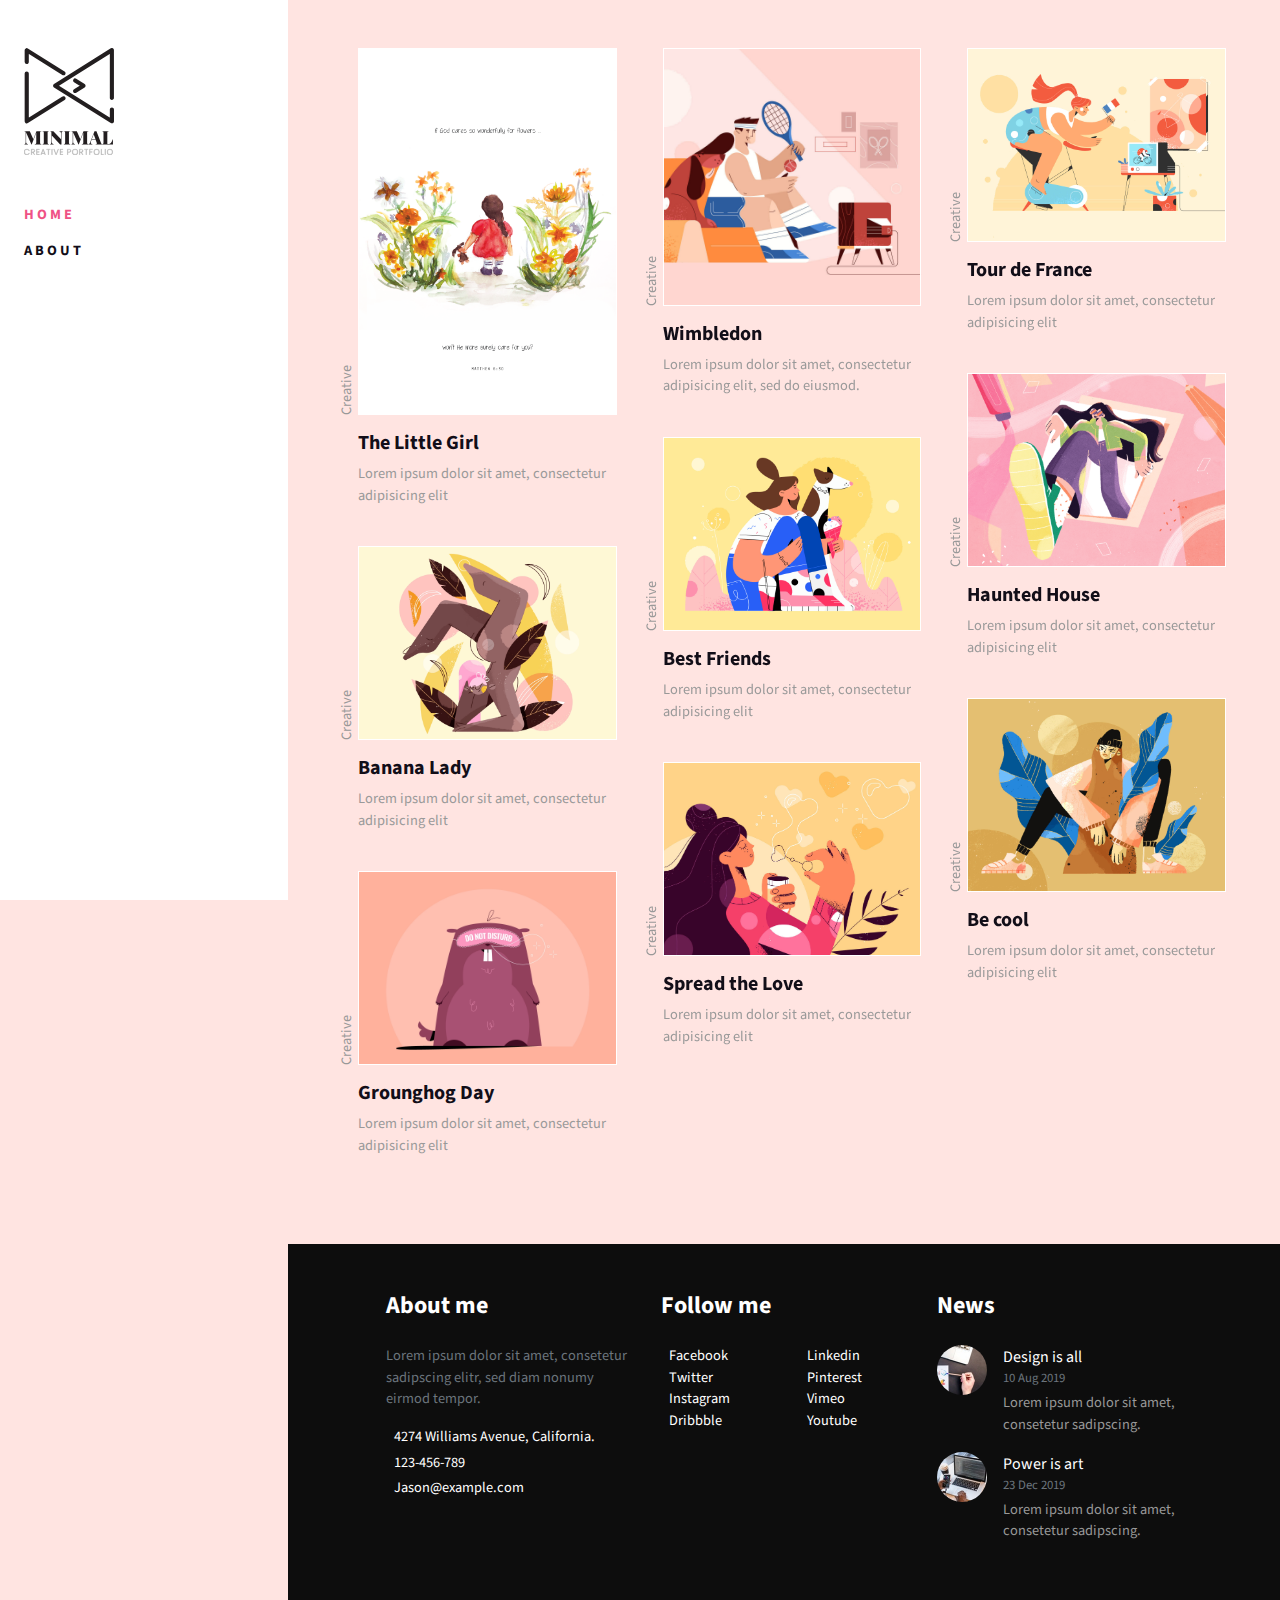
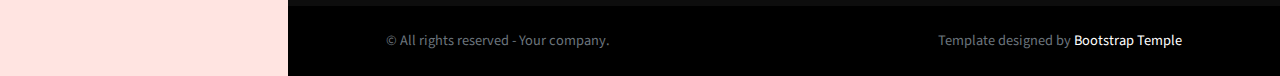
<file: index.html>
<!DOCTYPE html>
<html>
  <head>
    <meta charset="utf-8">
    <meta http-equiv="X-UA-Compatible" content="IE=edge">
    <title>Minimal | Bootstrap portfolio template</title>
    <meta name="description" content="">
    <meta name="viewport" content="width=device-width, initial-scale=1">
    <meta name="robots" content="all,follow">
    <!-- Bootstrap CSS-->
    <link rel="stylesheet" href="vendor/bootstrap/css/bootstrap.min.css">
    <!-- Lightbox CSS-->
    <link rel="stylesheet" href="vendor/lightbox2/css/lightbox.min.css">
    <!-- Google fonts-->
    <link rel="stylesheet" href="https://fonts.googleapis.com/css?family=Source+Sans+Pro:400,700&amp;display=swap">
    <!-- theme stylesheet-->
    <link rel="stylesheet" href="css/style.default.css" id="theme-stylesheet">
    <!-- Custom stylesheet - for your changes-->
    <link rel="stylesheet" href="css/custom.css">
    <!-- Favicon-->
    <link rel="shortcut icon" href="img/favicon.png">
    <!-- Tweaks for older IEs--><!--[if lt IE 9]>
        <script src="https://oss.maxcdn.com/html5shiv/3.7.3/html5shiv.min.js"></script>
        <script src="https://oss.maxcdn.com/respond/1.4.2/respond.min.js"></script><![endif]-->
  </head>
  <body>
    <div class="sidebar">
      <div class="sidebar-inner d-flex flex-column">
        <div class="px-4 py-5"><a href="index.html"><img src="img/logo.svg" alt="" width="90"></a></div>
        <div class="sidebar-menu-holder flex-grow-1">
          <ul class="sidebar-menu list-unstyled">
            <li class="mb-2 pb-1">
              <!-- Link--><a class="sidebar-link h6 text-uppercase letter-spacing-2 font-weight-bold text-small active" href="index.html">Home</a>
            </li>
            <li class="mb-2 pb-1">
              <!-- Link--><a class="sidebar-link h6 text-uppercase letter-spacing-2 font-weight-bold text-small" href="about.html">About</a>
            </li>
          </ul>
        </div>
        <div class="px-4 py-3">
          <ul class="list-inline list-social mb-3">
            <li class="list-inline-item"><a class="reset-anchor" href="#"><i class="fab fa-facebook-f"></i></a></li>
            <li class="list-inline-item"><a class="reset-anchor" href="#"><i class="fab fa-twitter"></i></a></li>
            <li class="list-inline-item"><a class="reset-anchor" href="#"><i class="fab fa-instagram"></i></a></li>
            <li class="list-inline-item"><a class="reset-anchor" href="#"><i class="fab fa-linkedin"></i></a></li>
            <li class="list-inline-item"><a class="reset-anchor" href="#"><i class="fab fa-dribbble"></i></a></li>
            <li class="list-inline-item"><a class="reset-anchor" href="#"><i class="fas fa-envelope"></i></a></li>
          </ul>
        </div>
      </div>
    </div>
    <div class="page-holder">
      <div class="px-4 d-block d-lg-none">
        <!-- navbar-->
        <header class="header">
          <nav class="navbar navbar-expand-lg navbar-light px-0">
            <button class="navbar-toggler navbar-toggler-right text-sm text-uppercase" type="button" data-toggle="collapse" data-target="#navbarSupportedContent" aria-expanded="false" aria-label="Toggle navigation">
              <svg class="svg-icon svg-icon-heavy svg-icon-sm text-dark">
                <use xlink:href="#menu-hamburger-1"> </use>
              </svg>
            </button><a class="navbar-brand" href="index.html"><img src="img/logo.svg" alt="" width="50"></a>
          </nav>
        </header>
      </div>
      <div class="px-4 py-5">
        <div class="container-fluid">
          <div class="masonry-wrapper">
            <div class="col-lg-4 col-md-6 grid-item mb-4">
              <div class="listing-item">
                <div class="position-relative">
                  <ul class="list-inline listing-tags m-0">
                    <li class="list-inline-item"><a class="reset-anchor font-weight-normal text-gray text-small" href="detail.html">Creative</a></li>
                  </ul><a class="reset-anchor d-block listing-img-holder" href="detail.html"><img class="img-fluid" src="img/the-little-girl-series/designs-01.png" alt="">
                    <p class="mb-0 text-primary small d-flex align-items-center listing-btn"> <span>Look inside</span>
                      <svg class="svg-icon text-primary svg-icon-sm ml-2">
                        <use xlink:href="#arrow-right-1"> </use>
                      </svg>
                    </p></a>
                </div>
                <div class="py-3"><a class="reset-anchor" href="detail.html">
                    <h2 class="h5 listing-item-heading">The Little Girl</h2></a>
                  <p class="text-small mb-0 listing-item-description">Lorem ipsum dolor sit amet, consectetur adipisicing elit</p>
                </div>
              </div>
            </div>
            <div class="col-lg-4 col-md-6 grid-item mb-4">
              <div class="listing-item">
                <div class="position-relative">
                  <ul class="list-inline listing-tags m-0">
                    <li class="list-inline-item"><a class="reset-anchor font-weight-normal text-gray text-small" href="detail.html">Creative</a></li>
                  </ul><a class="reset-anchor d-block listing-img-holder" href="detail.html"><img class="img-fluid" src="img/portfolio-2.jpg" alt="">
                    <p class="mb-0 text-primary small d-flex align-items-center listing-btn"> <span>Look inside</span>
                      <svg class="svg-icon text-primary svg-icon-sm ml-2">
                        <use xlink:href="#arrow-right-1"> </use>
                      </svg>
                    </p></a>
                </div>
                <div class="py-3"><a class="reset-anchor" href="detail.html">
                    <h2 class="h5 listing-item-heading">Wimbledon</h2></a>
                  <p class="text-small mb-0 listing-item-description">Lorem ipsum dolor sit amet, consectetur adipisicing elit, sed do eiusmod.</p>
                </div>
              </div>
            </div>
            <div class="col-lg-4 col-md-6 grid-item mb-4">
              <div class="listing-item">
                <div class="position-relative">
                  <ul class="list-inline listing-tags m-0">
                    <li class="list-inline-item"><a class="reset-anchor font-weight-normal text-gray text-small" href="detail.html">Creative</a></li>
                  </ul><a class="reset-anchor d-block listing-img-holder" href="detail.html"><img class="img-fluid" src="img/portfolio-3.jpg" alt="">
                    <p class="mb-0 text-primary small d-flex align-items-center listing-btn"> <span>Look inside</span>
                      <svg class="svg-icon text-primary svg-icon-sm ml-2">
                        <use xlink:href="#arrow-right-1"> </use>
                      </svg>
                    </p></a>
                </div>
                <div class="py-3"><a class="reset-anchor" href="detail.html">
                    <h2 class="h5 listing-item-heading">Tour de France</h2></a>
                  <p class="text-small mb-0 listing-item-description">Lorem ipsum dolor sit amet, consectetur adipisicing elit</p>
                </div>
              </div>
            </div>
            <div class="col-lg-4 col-md-6 grid-item mb-4">
              <div class="listing-item">
                <div class="position-relative">
                  <ul class="list-inline listing-tags m-0">
                    <li class="list-inline-item"><a class="reset-anchor font-weight-normal text-gray text-small" href="detail.html">Creative</a></li>
                  </ul><a class="reset-anchor d-block listing-img-holder" href="detail.html"><img class="img-fluid" src="img/portfolio-4.jpg" alt="">
                    <p class="mb-0 text-primary small d-flex align-items-center listing-btn"> <span>Look inside</span>
                      <svg class="svg-icon text-primary svg-icon-sm ml-2">
                        <use xlink:href="#arrow-right-1"> </use>
                      </svg>
                    </p></a>
                </div>
                <div class="py-3"><a class="reset-anchor" href="detail.html">
                    <h2 class="h5 listing-item-heading">Haunted House</h2></a>
                  <p class="text-small mb-0 listing-item-description">Lorem ipsum dolor sit amet, consectetur adipisicing elit</p>
                </div>
              </div>
            </div>
            <div class="col-lg-4 col-md-6 grid-item mb-4">
              <div class="listing-item">
                <div class="position-relative">
                  <ul class="list-inline listing-tags m-0">
                    <li class="list-inline-item"><a class="reset-anchor font-weight-normal text-gray text-small" href="detail.html">Creative</a></li>
                  </ul><a class="reset-anchor d-block listing-img-holder" href="detail.html"><img class="img-fluid" src="img/portfolio-5.jpg" alt="">
                    <p class="mb-0 text-primary small d-flex align-items-center listing-btn"> <span>Look inside</span>
                      <svg class="svg-icon text-primary svg-icon-sm ml-2">
                        <use xlink:href="#arrow-right-1"> </use>
                      </svg>
                    </p></a>
                </div>
                <div class="py-3"><a class="reset-anchor" href="detail.html">
                    <h2 class="h5 listing-item-heading">Best Friends</h2></a>
                  <p class="text-small mb-0 listing-item-description">Lorem ipsum dolor sit amet, consectetur adipisicing elit</p>
                </div>
              </div>
            </div>
            <div class="col-lg-4 col-md-6 grid-item mb-4">
              <div class="listing-item">
                <div class="position-relative">
                  <ul class="list-inline listing-tags m-0">
                    <li class="list-inline-item"><a class="reset-anchor font-weight-normal text-gray text-small" href="detail.html">Creative</a></li>
                  </ul><a class="reset-anchor d-block listing-img-holder" href="detail.html"><img class="img-fluid" src="img/portfolio-6.jpg" alt="">
                    <p class="mb-0 text-primary small d-flex align-items-center listing-btn"> <span>Look inside</span>
                      <svg class="svg-icon text-primary svg-icon-sm ml-2">
                        <use xlink:href="#arrow-right-1"> </use>
                      </svg>
                    </p></a>
                </div>
                <div class="py-3"><a class="reset-anchor" href="detail.html">
                    <h2 class="h5 listing-item-heading">Banana Lady</h2></a>
                  <p class="text-small mb-0 listing-item-description">Lorem ipsum dolor sit amet, consectetur adipisicing elit</p>
                </div>
              </div>
            </div>
            <div class="col-lg-4 col-md-6 grid-item mb-4">
              <div class="listing-item">
                <div class="position-relative">
                  <ul class="list-inline listing-tags m-0">
                    <li class="list-inline-item"><a class="reset-anchor font-weight-normal text-gray text-small" href="detail.html">Creative</a></li>
                  </ul><a class="reset-anchor d-block listing-img-holder" href="detail.html"><img class="img-fluid" src="img/portfolio-7.jpg" alt="">
                    <p class="mb-0 text-primary small d-flex align-items-center listing-btn"> <span>Look inside</span>
                      <svg class="svg-icon text-primary svg-icon-sm ml-2">
                        <use xlink:href="#arrow-right-1"> </use>
                      </svg>
                    </p></a>
                </div>
                <div class="py-3"><a class="reset-anchor" href="detail.html">
                    <h2 class="h5 listing-item-heading">Be cool</h2></a>
                  <p class="text-small mb-0 listing-item-description">Lorem ipsum dolor sit amet, consectetur adipisicing elit</p>
                </div>
              </div>
            </div>
            <div class="col-lg-4 col-md-6 grid-item mb-4">
              <div class="listing-item">
                <div class="position-relative">
                  <ul class="list-inline listing-tags m-0">
                    <li class="list-inline-item"><a class="reset-anchor font-weight-normal text-gray text-small" href="detail.html">Creative</a></li>
                  </ul><a class="reset-anchor d-block listing-img-holder" href="detail.html"><img class="img-fluid" src="img/portfolio-8.jpg" alt="">
                    <p class="mb-0 text-primary small d-flex align-items-center listing-btn"> <span>Look inside</span>
                      <svg class="svg-icon text-primary svg-icon-sm ml-2">
                        <use xlink:href="#arrow-right-1"> </use>
                      </svg>
                    </p></a>
                </div>
                <div class="py-3"><a class="reset-anchor" href="detail.html">
                    <h2 class="h5 listing-item-heading">Spread the Love</h2></a>
                  <p class="text-small mb-0 listing-item-description">Lorem ipsum dolor sit amet, consectetur adipisicing elit</p>
                </div>
              </div>
            </div>
            <div class="col-lg-4 col-md-6 grid-item mb-4">
              <div class="listing-item">
                <div class="position-relative">
                  <ul class="list-inline listing-tags m-0">
                    <li class="list-inline-item"><a class="reset-anchor font-weight-normal text-gray text-small" href="detail.html">Creative</a></li>
                  </ul><a class="reset-anchor d-block listing-img-holder" href="detail.html"><img class="img-fluid" src="img/portfolio-9.jpg" alt="">
                    <p class="mb-0 text-primary small d-flex align-items-center listing-btn"> <span>Look inside</span>
                      <svg class="svg-icon text-primary svg-icon-sm ml-2">
                        <use xlink:href="#arrow-right-1"> </use>
                      </svg>
                    </p></a>
                </div>
                <div class="py-3"><a class="reset-anchor" href="detail.html">
                    <h2 class="h5 listing-item-heading">Grounghog Day</h2></a>
                  <p class="text-small mb-0 listing-item-description">Lorem ipsum dolor sit amet, consectetur adipisicing elit</p>
                </div>
              </div>
            </div>
          </div>
        </div>
      </div>
      <footer class="text-muted" style="background: #0d0d0d">
        <div class="container-fluid py-5">
          <div class="row">
            <div class="col-lg-10 mx-auto">
              <div class="row">
                <div class="col-lg-4 mb-4 mb-lg-0">
                  <h2 class="h4 text-white mb-4">About me</h2>
                  <p class="text-small">Lorem ipsum dolor sit amet, consetetur sadipscing elitr, sed diam nonumy eirmod tempor.</p>
                  <ul class="list-unstyled text-small mb-0 text-white">
                    <li class="mb-1"><a class="reset-anchor" href="#"> <i class="fas fa-globe-americas text-muted mr-2 fa-fw"></i>4274  Williams Avenue, California.</a></li>
                    <li class="mb-1"><a class="reset-anchor" href="#"> <i class="fas fa-mobile text-muted mr-2 fa-fw"></i>123-456-789</a></li>
                    <li class="mb-1"><a class="reset-anchor" href="#"> <i class="fas fa-envelope text-muted mr-2 fa-fw"></i>Jason@example.com</a></li>
                  </ul>
                </div>
                <div class="col-lg-4 mb-4 mb-lg-0">               
                  <h2 class="h4 text-white mb-4">Follow me</h2>
                  <ul class="list-inline">
                    <div class="row text-white text-small">
                      <div class="col-6">
                        <ul class="list-unstyled">
                          <li><a class="reset-anchor" href="#"><i class="fab fa-facebook-f mr-2 mb-2 fa-fw"></i>Facebook</a></li>
                          <li><a class="reset-anchor" href="#"><i class="fab fa-twitter mr-2 mb-2 fa-fw"></i>Twitter</a></li>
                          <li><a class="reset-anchor" href="#"><i class="fab fa-instagram mr-2 mb-2 fa-fw"></i>Instagram</a></li>
                          <li><a class="reset-anchor" href="#"><i class="fab fa-dribbble mr-2 mb-2 fa-fw"></i>Dribbble</a></li>
                        </ul>
                      </div>
                      <div class="col-6">
                        <ul class="list-unstyled">
                          <li><a class="reset-anchor" href="#"><i class="fab fa-linkedin-in mr-2 mb-2 fa-fw"></i>Linkedin</a></li>
                          <li><a class="reset-anchor" href="#"><i class="fab fa-pinterest mr-2 mb-2 fa-fw"></i>Pinterest</a></li>
                          <li><a class="reset-anchor" href="#"><i class="fab fa-vimeo mr-2 mb-2 fa-fw"></i>Vimeo</a></li>
                          <li><a class="reset-anchor" href="#"><i class="fab fa-youtube mr-2 mb-2 fa-fw"></i>Youtube</a></li>
                        </ul>
                      </div>
                    </div>
                  </ul>
                </div>
                <div class="col-lg-4 mb-4 mb-lg-0">
                  <h2 class="h4 text-white mb-4">News</h2>
                  <ul class="list-unstyled mb-0">
                    <li><a class="reset-anchor" href="#"> 
                        <div class="media"><img class="rounded-circle" src="img/news-1.jpg" alt="" width="50">
                          <div class="ml-3 media-body">
                            <p class="text-white mb-0">Design is all</p>
                            <p class="small mb-1">10 Aug 2019</p>
                            <p class="text-gray text-small">Lorem ipsum dolor sit amet, consetetur sadipscing.</p>
                          </div>
                        </div></a></li>
                    <li><a class="reset-anchor" href="#"> 
                        <div class="media"><img class="rounded-circle" src="img/news-2.jpg" alt="" width="50">
                          <div class="ml-3 media-body">
                            <p class="text-white mb-0">Power is art</p>
                            <p class="small mb-1">23 Dec 2019</p>
                            <p class="text-gray text-small">Lorem ipsum dolor sit amet, consetetur sadipscing.</p>
                          </div>
                        </div></a></li>
                  </ul>
                </div>
              </div>
            </div>
          </div>
        </div>
        <div class="bg-dark py-4">
          <div class="container-fluid">
            <div class="row">
              <div class="col-lg-10 mx-auto">
                <div class="row text-white">
                  <div class="col-md-6 text-center text-md-left">
                    <p class="text-small mb-3 mb-md-0"><span class="text-muted">&copy; All rights reserved - Your company.</span></p>
                  </div>
                  <div class="col-md-6 text-center text-md-right">
                    <p class="text-small mb-0">
                      <!-- You are completely free to use this template for your personal use or as a work for your client as long as you keep the link at the template footer pointing to our partner and us.-->
                      <!-- If you would prefer removing the backlink from the theme footer, please purchase the attribution-free license at the theme page at https://bootstraptemple.com.                            --><span class="text-muted">Template designed by </span><a class="reset-anchor" href="https://bootstraptemple.com/p/minimal-bootstrap-creative-portfolio">Bootstrap Temple</a>
                    </p>
                  </div>
                </div>
              </div>
            </div>
          </div>
        </div>
      </footer>
    </div>
    <!-- JavaScript files-->
    <script src="vendor/jquery/jquery.min.js"></script>
    <script src="vendor/bootstrap/js/bootstrap.bundle.min.js"></script>
    <script src="vendor/masonry-layout/masonry.pkgd.min.js"></script>
    <script src="vendor/imagesloaded/imagesloaded.pkgd.min.js"></script>
    <script src="vendor/lightbox2/js/lightbox.min.js"></script>
    <script src="js/front.js"></script>
    <script>
      // ------------------------------------------------------- //
      //   Inject SVG Sprite - 
      //   see more here 
      //   https://css-tricks.com/ajaxing-svg-sprite/
      // ------------------------------------------------------ //
      function injectSvgSprite(path) {
      
          var ajax = new XMLHttpRequest();
          ajax.open("GET", path, true);
          ajax.send();
          ajax.onload = function(e) {
          var div = document.createElement("div");
          div.className = 'd-none';
          div.innerHTML = ajax.responseText;
          document.body.insertBefore(div, document.body.childNodes[0]);
          }
      }
      // this is set to BootstrapTemple website as you cannot 
      // inject local SVG sprite (using only 'icons/orion-svg-sprite.svg' path)
      // while using file:// protocol
      // pls don't forget to change to your domain :)
      injectSvgSprite('https://bootstraptemple.com/files/icons/orion-svg-sprite.svg'); 
      
    </script>
    <!-- FontAwesome CSS - loading as last, so it doesn't block rendering-->
    <link rel="stylesheet" href="https://use.fontawesome.com/releases/v5.7.1/css/all.css" integrity="sha384-fnmOCqbTlWIlj8LyTjo7mOUStjsKC4pOpQbqyi7RrhN7udi9RwhKkMHpvLbHG9Sr" crossorigin="anonymous">
  </body>
</html>
</file>
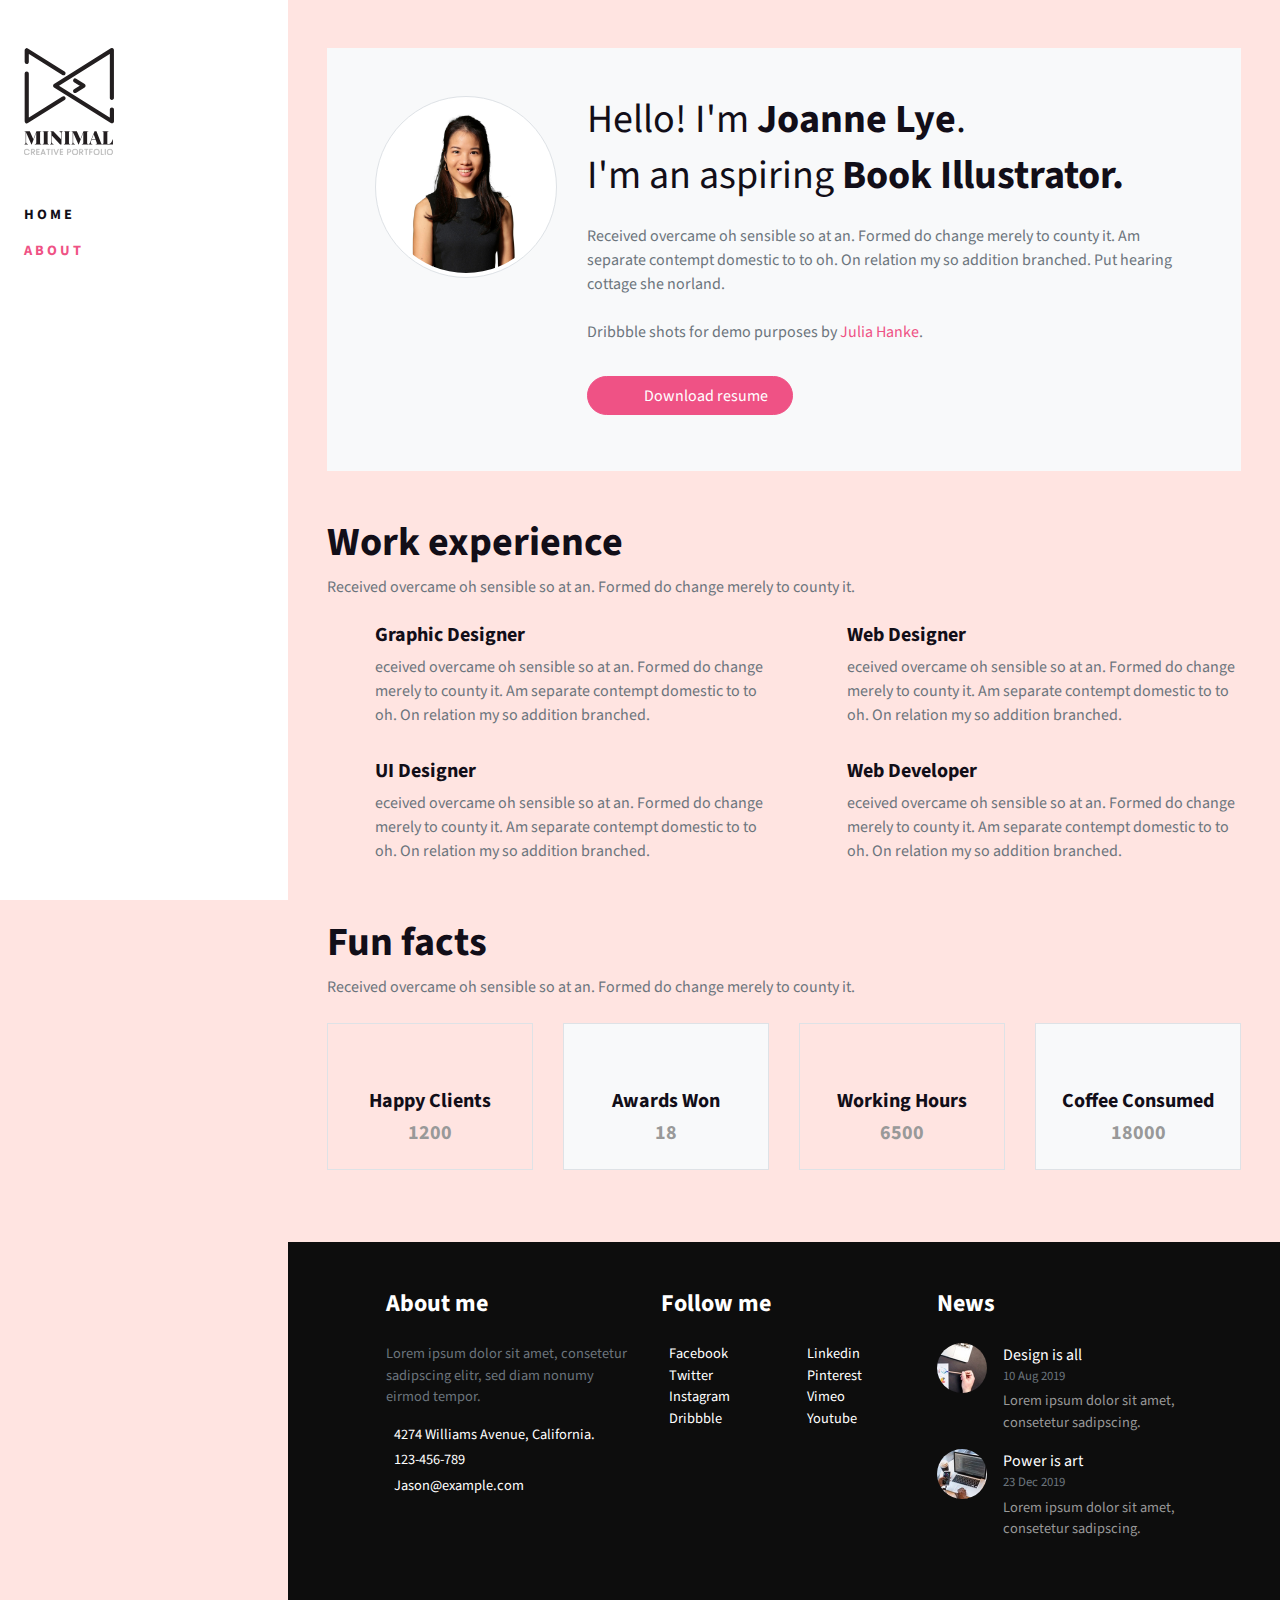
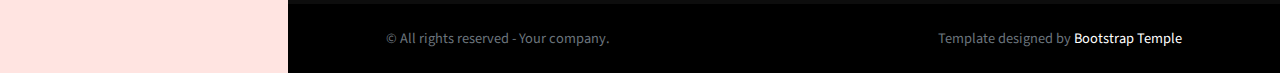
<file: about.html>
<!DOCTYPE html>
<html>
  <head>
    <meta charset="utf-8">
    <meta http-equiv="X-UA-Compatible" content="IE=edge">
    <title>Minimal | Bootstrap portfolio template</title>
    <meta name="description" content="">
    <meta name="viewport" content="width=device-width, initial-scale=1">
    <meta name="robots" content="all,follow">
    <!-- Bootstrap CSS-->
    <link rel="stylesheet" href="vendor/bootstrap/css/bootstrap.min.css">
    <!-- Lightbox CSS-->
    <link rel="stylesheet" href="vendor/lightbox2/css/lightbox.min.css">
    <!-- Google fonts-->
    <link rel="stylesheet" href="https://fonts.googleapis.com/css?family=Source+Sans+Pro:400,700&amp;display=swap">
    <!-- theme stylesheet-->
    <link rel="stylesheet" href="css/style.default.css" id="theme-stylesheet">
    <!-- Custom stylesheet - for your changes-->
    <link rel="stylesheet" href="css/custom.css">
    <!-- Favicon-->
    <link rel="shortcut icon" href="img/favicon.png">
    <!-- Tweaks for older IEs--><!--[if lt IE 9]>
        <script src="https://oss.maxcdn.com/html5shiv/3.7.3/html5shiv.min.js"></script>
        <script src="https://oss.maxcdn.com/respond/1.4.2/respond.min.js"></script><![endif]-->
  </head>
  <body>
    <div class="sidebar">
      <div class="sidebar-inner d-flex flex-column">
        <div class="px-4 py-5"><a href="index.html"><img src="img/logo.svg" alt="" width="90"></a></div>
        <div class="sidebar-menu-holder flex-grow-1">
          <ul class="sidebar-menu list-unstyled">
            <li class="mb-2 pb-1">
              <!-- Link--><a class="sidebar-link h6 text-uppercase letter-spacing-2 font-weight-bold text-small" href="index.html">Home</a>
            </li>
            <li class="mb-2 pb-1">
              <!-- Link--><a class="sidebar-link h6 text-uppercase letter-spacing-2 font-weight-bold text-small active" href="about.html">About</a>
            </li>
          </ul>
        </div>
        <div class="px-4 py-3">
          <ul class="list-inline list-social mb-3">
            <li class="list-inline-item"><a class="reset-anchor" href="#"><i class="fab fa-facebook-f"></i></a></li>
            <li class="list-inline-item"><a class="reset-anchor" href="#"><i class="fab fa-twitter"></i></a></li>
            <li class="list-inline-item"><a class="reset-anchor" href="#"><i class="fab fa-instagram"></i></a></li>
            <li class="list-inline-item"><a class="reset-anchor" href="#"><i class="fab fa-linkedin"></i></a></li>
            <li class="list-inline-item"><a class="reset-anchor" href="#"><i class="fab fa-dribbble"></i></a></li>
            <li class="list-inline-item"><a class="reset-anchor" href="#"><i class="fas fa-envelope"></i></a></li>
          </ul>
        </div>
      </div>
    </div>
    <div class="page-holder">
      <div class="px-4 d-block d-lg-none">
        <!-- navbar-->
        <header class="header">
          <nav class="navbar navbar-expand-lg navbar-light px-0">
            <button class="navbar-toggler navbar-toggler-right text-sm text-uppercase" type="button" data-toggle="collapse" data-target="#navbarSupportedContent" aria-expanded="false" aria-label="Toggle navigation">
              <svg class="svg-icon svg-icon-heavy svg-icon-sm text-dark">
                <use xlink:href="#menu-hamburger-1"> </use>
              </svg>
            </button><a class="navbar-brand" href="index.html"><img src="img/logo.svg" alt="" width="50"></a>
          </nav>
        </header>
      </div>
      <div class="px-4 py-5">
        <div class="container-fluid">
          <div class="p-5 mb-5 bg-light">
            <div class="row">
              <div class="col-sm-3"><img class="img-fluid img-thumbnail rounded-circle" src="img/about/about-profile.jpg" alt=""></div>
              <div class="col-sm-9">
                <h1 class="font-weight-normal">Hello! I'm <strong>Joanne Lye</strong>. </h1>
                <h2 class="h1 font-weight-normal mb-4">I'm an aspiring <strong>Book Illustrator. </strong></h2>
                <p class="text-muted mb-4">Received overcame oh sensible so at an. Formed do change merely to county it. Am separate contempt domestic to to oh. On relation my so addition branched. Put hearing cottage she norland.</p>
                <p class="text-muted mb-4">Dribbble shots for demo purposes by  <a href="https://dribbble.com/juliahanke">Julia Hanke</a>.</p>
                <ul class="list-inline mb-0">
                  <li class="list-inline-item mr-5 my-2"><a class="btn btn-primary rounded-pill" href="#"> 
                      <svg class="svg-icon mr-2 align-middle svg-icon-sm">
                        <use xlink:href="#survey-1"> </use>
                      </svg><span class="align-middle">Download resume</span></a></li>
                  <li class="list-inline-item my-2">
                    <ul class="list-inline mb-0">
                      <li class="list-inline-item"><a class="reset-anchor" href="#"> <i class="fab fa-facebook-f"></i></a></li>
                      <li class="list-inline-item"><a class="reset-anchor" href="#"> <i class="fab fa-twitter"></i></a></li>
                      <li class="list-inline-item"><a class="reset-anchor" href="#"> <i class="fab fa-instagram"></i></a></li>
                      <li class="list-inline-item"><a class="reset-anchor" href="#"> <i class="fab fa-linkedin-in"></i></a></li>
                      <li class="list-inline-item"><a class="reset-anchor" href="#"> <i class="fab fa-behance"></i></a></li>
                    </ul>
                  </li>
                </ul>
              </div>
            </div>
          </div>
          <h2 class="h1">Work experience</h2>
          <p class="text-muted mb-4">Received overcame oh sensible so at an. Formed do change merely to county it.</p>
          <div class="row mb-4">
            <div class="col-lg-6 mb-4">
              <div class="d-flex">
                <div class="flex-grow-1">
                  <svg class="svg-icon text-primary">
                    <use xlink:href="#stack-1"> </use>
                  </svg>
                </div>
                <div class="ml-3">
                  <h3 class="h5 mr-3">Graphic Designer</h3>
                  <p class="text-muted mb-2">eceived overcame oh sensible so at an. Formed do change merely to county it. Am separate contempt domestic to to oh. On relation my so addition branched.</p>
                </div>
              </div>
            </div>
            <div class="col-lg-6 mb-4">
              <div class="d-flex">
                <div class="flex-grow-1">
                  <svg class="svg-icon text-primary">
                    <use xlink:href="#laptop-screen-1"> </use>
                  </svg>
                </div>
                <div class="ml-3">
                  <h3 class="h5 mr-3">Web Designer</h3>
                  <p class="text-muted mb-2">eceived overcame oh sensible so at an. Formed do change merely to county it. Am separate contempt domestic to to oh. On relation my so addition branched.</p>
                </div>
              </div>
            </div>
            <div class="col-lg-6 mb-4">
              <div class="d-flex">
                <div class="flex-grow-1">
                  <svg class="svg-icon text-primary">
                    <use xlink:href="#design-1"> </use>
                  </svg>
                </div>
                <div class="ml-3">
                  <h3 class="h5 mr-3">UI Designer</h3>
                  <p class="text-muted mb-2">eceived overcame oh sensible so at an. Formed do change merely to county it. Am separate contempt domestic to to oh. On relation my so addition branched.</p>
                </div>
              </div>
            </div>
            <div class="col-lg-6 mb-4">
              <div class="d-flex">
                <div class="flex-grow-1">
                  <svg class="svg-icon text-primary">
                    <use xlink:href="#multiple-windows-1"> </use>
                  </svg>
                </div>
                <div class="ml-3">
                  <h3 class="h5 mr-3">Web Developer</h3>
                  <p class="text-muted mb-2">eceived overcame oh sensible so at an. Formed do change merely to county it. Am separate contempt domestic to to oh. On relation my so addition branched.</p>
                </div>
              </div>
            </div>
          </div>
          <h2 class="h1">Fun facts</h2>
          <p class="text-muted mb-4">Received overcame oh sensible so at an. Formed do change merely to county it.</p>
          <div class="row text-center align-items-stretch">
            <div class="col-lg-3 mb-4">
              <div class="border p-4 h-100 d-flex align-items-center">
                <div class="w-100">
                  <svg class="svg-icon text-gray mb-2">
                    <use xlink:href="#stack-1"> </use>
                  </svg>
                  <h5>Happy Clients</h5>
                  <p class="mb-0 text-gray h5">1200</p>
                </div>
              </div>
            </div>
            <div class="col-lg-3 mb-4">
              <div class="border p-4 h-100 d-flex align-items-center bg-light">
                <div class="w-100">
                  <svg class="svg-icon text-gray mb-2">
                    <use xlink:href="#quality-1"> </use>
                  </svg>
                  <h5>Awards Won</h5>
                  <p class="mb-0 text-gray h5">18</p>
                </div>
              </div>
            </div>
            <div class="col-lg-3 mb-4">
              <div class="border p-4 h-100 d-flex align-items-center">
                <div class="w-100">
                  <svg class="svg-icon text-gray mb-2">
                    <use xlink:href="#time-1"> </use>
                  </svg>
                  <h5>Working Hours</h5>
                  <p class="mb-0 text-gray h5">6500</p>
                </div>
              </div>
            </div>
            <div class="col-lg-3 mb-4">
              <div class="border p-4 h-100 d-flex align-items-center bg-light">
                <div class="w-100">
                  <svg class="svg-icon text-gray mb-2">
                    <use xlink:href="#hot-coffee-1"> </use>
                  </svg>
                  <h5>Coffee Consumed</h5>
                  <p class="mb-0 text-gray h5">18000</p>
                </div>
              </div>
            </div>
          </div>
        </div>
      </div>
      <footer class="text-muted" style="background: #0d0d0d">
        <div class="container-fluid py-5">
          <div class="row">
            <div class="col-lg-10 mx-auto">
              <div class="row">
                <div class="col-lg-4 mb-4 mb-lg-0">
                  <h2 class="h4 text-white mb-4">About me</h2>
                  <p class="text-small">Lorem ipsum dolor sit amet, consetetur sadipscing elitr, sed diam nonumy eirmod tempor.</p>
                  <ul class="list-unstyled text-small mb-0 text-white">
                    <li class="mb-1"><a class="reset-anchor" href="#"> <i class="fas fa-globe-americas text-muted mr-2 fa-fw"></i>4274  Williams Avenue, California.</a></li>
                    <li class="mb-1"><a class="reset-anchor" href="#"> <i class="fas fa-mobile text-muted mr-2 fa-fw"></i>123-456-789</a></li>
                    <li class="mb-1"><a class="reset-anchor" href="#"> <i class="fas fa-envelope text-muted mr-2 fa-fw"></i>Jason@example.com</a></li>
                  </ul>
                </div>
                <div class="col-lg-4 mb-4 mb-lg-0">               
                  <h2 class="h4 text-white mb-4">Follow me</h2>
                  <ul class="list-inline">
                    <div class="row text-white text-small">
                      <div class="col-6">
                        <ul class="list-unstyled">
                          <li><a class="reset-anchor" href="#"><i class="fab fa-facebook-f mr-2 mb-2 fa-fw"></i>Facebook</a></li>
                          <li><a class="reset-anchor" href="#"><i class="fab fa-twitter mr-2 mb-2 fa-fw"></i>Twitter</a></li>
                          <li><a class="reset-anchor" href="#"><i class="fab fa-instagram mr-2 mb-2 fa-fw"></i>Instagram</a></li>
                          <li><a class="reset-anchor" href="#"><i class="fab fa-dribbble mr-2 mb-2 fa-fw"></i>Dribbble</a></li>
                        </ul>
                      </div>
                      <div class="col-6">
                        <ul class="list-unstyled">
                          <li><a class="reset-anchor" href="#"><i class="fab fa-linkedin-in mr-2 mb-2 fa-fw"></i>Linkedin</a></li>
                          <li><a class="reset-anchor" href="#"><i class="fab fa-pinterest mr-2 mb-2 fa-fw"></i>Pinterest</a></li>
                          <li><a class="reset-anchor" href="#"><i class="fab fa-vimeo mr-2 mb-2 fa-fw"></i>Vimeo</a></li>
                          <li><a class="reset-anchor" href="#"><i class="fab fa-youtube mr-2 mb-2 fa-fw"></i>Youtube</a></li>
                        </ul>
                      </div>
                    </div>
                  </ul>
                </div>
                <div class="col-lg-4 mb-4 mb-lg-0">
                  <h2 class="h4 text-white mb-4">News</h2>
                  <ul class="list-unstyled mb-0">
                    <li><a class="reset-anchor" href="#"> 
                        <div class="media"><img class="rounded-circle" src="img/news-1.jpg" alt="" width="50">
                          <div class="ml-3 media-body">
                            <p class="text-white mb-0">Design is all</p>
                            <p class="small mb-1">10 Aug 2019</p>
                            <p class="text-gray text-small">Lorem ipsum dolor sit amet, consetetur sadipscing.</p>
                          </div>
                        </div></a></li>
                    <li><a class="reset-anchor" href="#"> 
                        <div class="media"><img class="rounded-circle" src="img/news-2.jpg" alt="" width="50">
                          <div class="ml-3 media-body">
                            <p class="text-white mb-0">Power is art</p>
                            <p class="small mb-1">23 Dec 2019</p>
                            <p class="text-gray text-small">Lorem ipsum dolor sit amet, consetetur sadipscing.</p>
                          </div>
                        </div></a></li>
                  </ul>
                </div>
              </div>
            </div>
          </div>
        </div>
        <div class="bg-dark py-4">
          <div class="container-fluid">
            <div class="row">
              <div class="col-lg-10 mx-auto">
                <div class="row text-white">
                  <div class="col-md-6 text-center text-md-left">
                    <p class="text-small mb-3 mb-md-0"><span class="text-muted">&copy; All rights reserved - Your company.</span></p>
                  </div>
                  <div class="col-md-6 text-center text-md-right">
                    <p class="text-small mb-0">
                      <!-- You are completely free to use this template for your personal use or as a work for your client as long as you keep the link at the template footer pointing to our partner and us.-->
                      <!-- If you would prefer removing the backlink from the theme footer, please purchase the attribution-free license at the theme page at https://bootstraptemple.com.                            --><span class="text-muted">Template designed by </span><a class="reset-anchor" href="https://bootstraptemple.com/p/minimal-bootstrap-creative-portfolio">Bootstrap Temple</a>
                    </p>
                  </div>
                </div>
              </div>
            </div>
          </div>
        </div>
      </footer>
    </div>
    <!-- JavaScript files-->
    <script src="vendor/jquery/jquery.min.js"></script>
    <script src="vendor/bootstrap/js/bootstrap.bundle.min.js"></script>
    <script src="vendor/masonry-layout/masonry.pkgd.min.js"></script>
    <script src="vendor/imagesloaded/imagesloaded.pkgd.min.js"></script>
    <script src="vendor/lightbox2/js/lightbox.min.js"></script>
    <script src="js/front.js"></script>
    <script>
      // ------------------------------------------------------- //
      //   Inject SVG Sprite - 
      //   see more here 
      //   https://css-tricks.com/ajaxing-svg-sprite/
      // ------------------------------------------------------ //
      function injectSvgSprite(path) {
      
          var ajax = new XMLHttpRequest();
          ajax.open("GET", path, true);
          ajax.send();
          ajax.onload = function(e) {
          var div = document.createElement("div");
          div.className = 'd-none';
          div.innerHTML = ajax.responseText;
          document.body.insertBefore(div, document.body.childNodes[0]);
          }
      }
      // this is set to BootstrapTemple website as you cannot 
      // inject local SVG sprite (using only 'icons/orion-svg-sprite.svg' path)
      // while using file:// protocol
      // pls don't forget to change to your domain :)
      injectSvgSprite('https://bootstraptemple.com/files/icons/orion-svg-sprite.svg'); 
      
    </script>
    <!-- FontAwesome CSS - loading as last, so it doesn't block rendering-->
    <link rel="stylesheet" href="https://use.fontawesome.com/releases/v5.7.1/css/all.css" integrity="sha384-fnmOCqbTlWIlj8LyTjo7mOUStjsKC4pOpQbqyi7RrhN7udi9RwhKkMHpvLbHG9Sr" crossorigin="anonymous">
  </body>
</html>
</file>
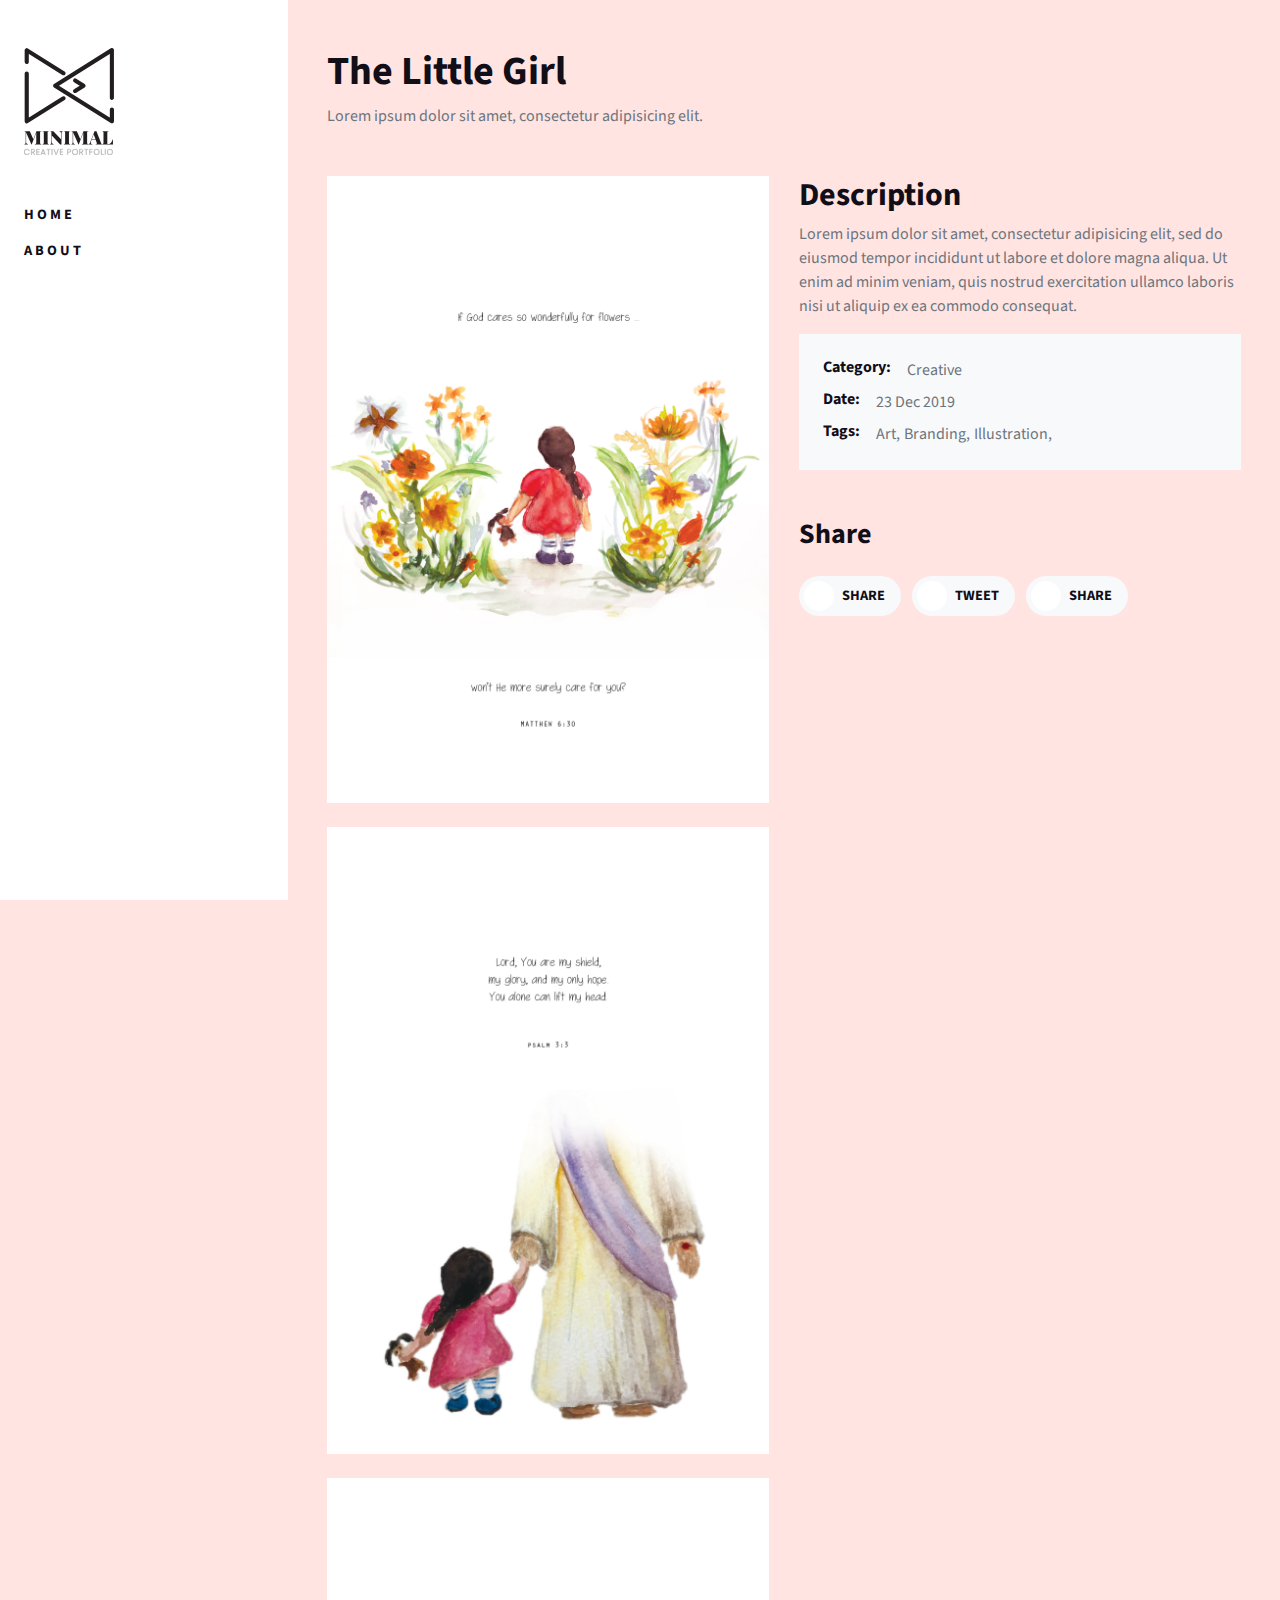
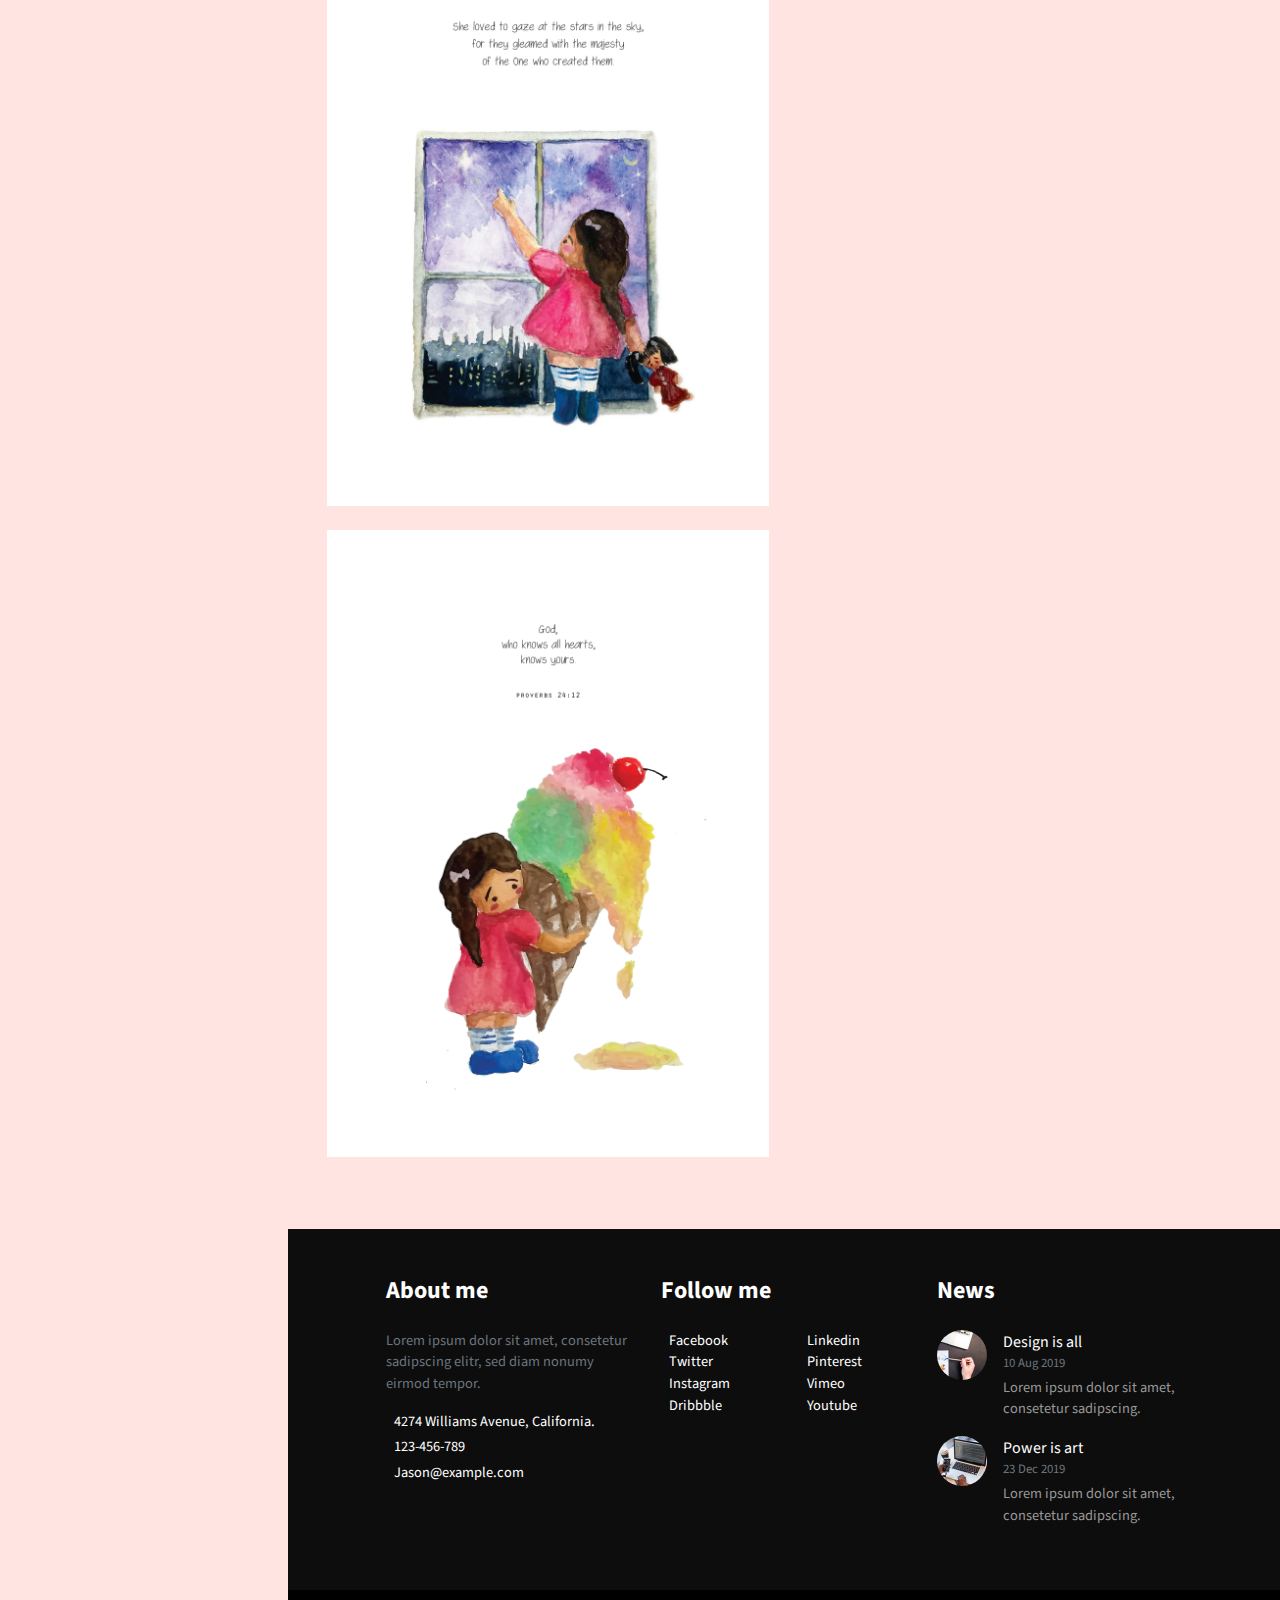
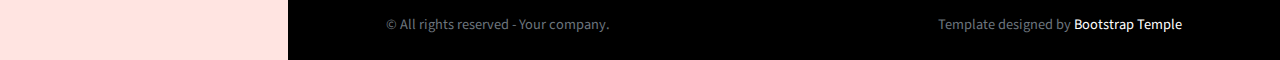
<file: detail.html>
<!DOCTYPE html>
<html>
  <head>
    <meta charset="utf-8">
    <meta http-equiv="X-UA-Compatible" content="IE=edge">
    <title>Minimal | Bootstrap portfolio template</title>
    <meta name="description" content="">
    <meta name="viewport" content="width=device-width, initial-scale=1">
    <meta name="robots" content="all,follow">
    <!-- Bootstrap CSS-->
    <link rel="stylesheet" href="vendor/bootstrap/css/bootstrap.min.css">
    <!-- Lightbox CSS-->
    <link rel="stylesheet" href="vendor/lightbox2/css/lightbox.min.css">
    <!-- Google fonts-->
    <link rel="stylesheet" href="https://fonts.googleapis.com/css?family=Source+Sans+Pro:400,700&amp;display=swap">
    <!-- theme stylesheet-->
    <link rel="stylesheet" href="css/style.default.css" id="theme-stylesheet">
    <!-- Custom stylesheet - for your changes-->
    <link rel="stylesheet" href="css/custom.css">
    <!-- Favicon-->
    <link rel="shortcut icon" href="img/favicon.png">
    <!-- Tweaks for older IEs--><!--[if lt IE 9]>
        <script src="https://oss.maxcdn.com/html5shiv/3.7.3/html5shiv.min.js"></script>
        <script src="https://oss.maxcdn.com/respond/1.4.2/respond.min.js"></script><![endif]-->
  </head>
  <body>
    <div class="sidebar">
      <div class="sidebar-inner d-flex flex-column">
        <div class="px-4 py-5"><a href="index.html"><img src="img/logo.svg" alt="" width="90"></a></div>
        <div class="sidebar-menu-holder flex-grow-1">
          <ul class="sidebar-menu list-unstyled">
            <li class="mb-2 pb-1">
              <!-- Link--><a class="sidebar-link h6 text-uppercase letter-spacing-2 font-weight-bold text-small" href="index.html">Home</a>
            </li>
            <li class="mb-2 pb-1">
              <!-- Link--><a class="sidebar-link h6 text-uppercase letter-spacing-2 font-weight-bold text-small" href="about.html">About</a>
            </li>
          </ul>
        </div>
        <div class="px-4 py-3">
          <ul class="list-inline list-social mb-3">
            <li class="list-inline-item"><a class="reset-anchor" href="#"><i class="fab fa-facebook-f"></i></a></li>
            <li class="list-inline-item"><a class="reset-anchor" href="#"><i class="fab fa-twitter"></i></a></li>
            <li class="list-inline-item"><a class="reset-anchor" href="#"><i class="fab fa-instagram"></i></a></li>
            <li class="list-inline-item"><a class="reset-anchor" href="#"><i class="fab fa-linkedin"></i></a></li>
            <li class="list-inline-item"><a class="reset-anchor" href="#"><i class="fab fa-dribbble"></i></a></li>
            <li class="list-inline-item"><a class="reset-anchor" href="#"><i class="fas fa-envelope"></i></a></li>
          </ul>
        </div>
      </div>
    </div>
    <div class="page-holder">
      <div class="px-4 d-block d-lg-none">
        <!-- navbar-->
        <header class="header">
          <nav class="navbar navbar-expand-lg navbar-light px-0">
            <button class="navbar-toggler navbar-toggler-right text-sm text-uppercase" type="button" data-toggle="collapse" data-target="#navbarSupportedContent" aria-expanded="false" aria-label="Toggle navigation">
              <svg class="svg-icon svg-icon-heavy svg-icon-sm text-dark">
                <use xlink:href="#menu-hamburger-1"> </use>
              </svg>
            </button><a class="navbar-brand" href="index.html"><img src="img/logo.svg" alt="" width="50"></a>
          </nav>
        </header>
      </div>
      <div class="px-4 py-5">
        <div class="container-fluid">
          <div class="row">
            <div class="col-lg-7">
              <h1>The Little Girl</h1>
              <p class="text-muted mb-5">Lorem ipsum dolor sit amet, consectetur adipisicing elit.</p>
            </div>
          </div>
          <div class="row mb-6">
            <div class="col-lg-6">
              <a href="img/the-little-girl-series/designs-01.png" data-lightbox="the-little-girl" data-title="The Little Girl">
                <img class="img-fluid mb-4" src="img/the-little-girl-series/designs-01.png" alt=""></a>
              <a href="img/the-little-girl-series/designs-02.png" data-lightbox="the-little-girl" data-title="The Little Girl">
                <img class="img-fluid mb-4" src="img/the-little-girl-series/designs-02.png" alt=""></a>
              <a href="img/the-little-girl-series/designs-03.png" data-lightbox="the-little-girl" data-title="The Little Girl">
                <img class="img-fluid mb-4" src="img/the-little-girl-series/designs-03.png" alt=""></a>
              <a href="img/the-little-girl-series/designs-04.png" data-lightbox="the-little-girl" data-title="The Little Girl">
                <img class="img-fluid mb-4" src="img/the-little-girl-series/designs-04.png" alt=""></a></div>
            <div class="col-lg-6 position-sticky">
              <h2>Description</h2>
              <p class="text-muted">Lorem ipsum dolor sit amet, consectetur adipisicing elit, sed do eiusmod tempor incididunt ut labore et dolore magna aliqua. Ut enim ad minim veniam, quis nostrud exercitation ullamco laboris nisi ut aliquip ex ea commodo consequat.</p>
              <div class="p-4 bg-light mb-5">
                <ul class="list-unstyled mb-0">
                  <li class="d-flex mb-2">
                    <h6 class="mb-0">Category:</h6>
                    <p class="ml-3 text-muted mb-0">Creative</p>
                  </li>
                  <li class="d-flex mb-2">
                    <h6 class="mb-0">Date:</h6>
                    <p class="ml-3 text-muted mb-0">23 Dec 2019</p>
                  </li>
                  <li class="d-flex">
                    <h6 class="mb-0">Tags:</h6>
                    <p class="ml-3 text-muted mb-0"><a class="reset-anchor mr-1" href="#">Art,</a><a class="reset-anchor mr-1" href="#">Branding,</a><a class="reset-anchor mr-1" href="#">Illustration,</a></p>
                  </li>
                </ul>
              </div>
              <h2 class="h3 mb-4">Share</h2>
              <ul class="list-inline">
                <li class="list-inline-item"><a class="reset-anchor social-share-link facebook" href="#"><i class="fab fa-facebook-f mr-2"></i>Share</a></li>
                <li class="list-inline-item"><a class="reset-anchor social-share-link twitter" href="#"><i class="fab fa-twitter mr-2"></i>Tweet</a></li>
                <li class="list-inline-item"><a class="reset-anchor social-share-link instagram" href="#"><i class="fab fa-instagram mr-2"></i>Share</a></li>
              </ul>
            </div>
          </div>
          <!--- <h2 class="h3 mb-4">Related projects</h2>
          <div class="row">
            <div class="col-lg-4 mb-4">
              <div class="listing-item pl-0">
                <div class="position-relative"><a class="reset-anchor d-block listing-img-holder" href="detail.html"><img class="img-fluid rounded-lg" src="img/portfolio-6.jpg" alt="">
                    <p class="mb-0 text-primary small d-flex align-items-center listing-btn"> <span>Look inside</span>
                      <svg class="svg-icon text-primary svg-icon-sm ml-2">
                        <use xlink:href="#arrow-right-1"> </use>
                      </svg>
                    </p></a></div>
                <div class="py-3"><a class="reset-anchor" href="detail.html">
                    <h2 class="h5 listing-item-heading">Banana Lady</h2></a>
                  <p class="text-small mb-0 listing-item-description">Lorem ipsum dolor sit amet, consectetur adipisicing elit</p>
                </div>
              </div>
            </div>
            <div class="col-lg-4 mb-4">
              <div class="listing-item pl-0">
                <div class="position-relative"><a class="reset-anchor d-block listing-img-holder" href="detail.html"><img class="img-fluid rounded-lg" src="img/portfolio-4.jpg" alt="">
                    <p class="mb-0 text-primary small d-flex align-items-center listing-btn"> <span>Look inside</span>
                      <svg class="svg-icon text-primary svg-icon-sm ml-2">
                        <use xlink:href="#arrow-right-1"> </use>
                      </svg>
                    </p></a></div>
                <div class="py-3"><a class="reset-anchor" href="detail.html">
                    <h2 class="h5 listing-item-heading">Treasure Haunted</h2></a>
                  <p class="text-small mb-0 listing-item-description">Lorem ipsum dolor sit amet, consectetur adipisicing elit, sed do eiusmod.</p>
                </div>
              </div>
            </div>
            <div class="col-lg-4 mb-4">
              <div class="listing-item pl-0">
                <div class="position-relative"><a class="reset-anchor d-block listing-img-holder" href="detail.html"><img class="img-fluid rounded-lg" src="img/portfolio-5.jpg" alt="">
                    <p class="mb-0 text-primary small d-flex align-items-center listing-btn"> <span>Look inside</span>
                      <svg class="svg-icon text-primary svg-icon-sm ml-2">
                        <use xlink:href="#arrow-right-1"> </use>
                      </svg>
                    </p></a></div>
                <div class="py-3"><a class="reset-anchor" href="detail.html">
                    <h2 class="h5 listing-item-heading">Best Friends</h2></a>
                  <p class="text-small mb-0 listing-item-description">Lorem ipsum dolor sit amet, consectetur adipisicing elit</p>
                </div>
              </div>
            </div>
          </div> --->
        </div>
      </div>
      <footer class="text-muted" style="background: #0d0d0d">
        <div class="container-fluid py-5">
          <div class="row">
            <div class="col-lg-10 mx-auto">
              <div class="row">
                <div class="col-lg-4 mb-4 mb-lg-0">
                  <h2 class="h4 text-white mb-4">About me</h2>
                  <p class="text-small">Lorem ipsum dolor sit amet, consetetur sadipscing elitr, sed diam nonumy eirmod tempor.</p>
                  <ul class="list-unstyled text-small mb-0 text-white">
                    <li class="mb-1"><a class="reset-anchor" href="#"> <i class="fas fa-globe-americas text-muted mr-2 fa-fw"></i>4274  Williams Avenue, California.</a></li>
                    <li class="mb-1"><a class="reset-anchor" href="#"> <i class="fas fa-mobile text-muted mr-2 fa-fw"></i>123-456-789</a></li>
                    <li class="mb-1"><a class="reset-anchor" href="#"> <i class="fas fa-envelope text-muted mr-2 fa-fw"></i>Jason@example.com</a></li>
                  </ul>
                </div>
                <div class="col-lg-4 mb-4 mb-lg-0">               
                  <h2 class="h4 text-white mb-4">Follow me</h2>
                  <ul class="list-inline">
                    <div class="row text-white text-small">
                      <div class="col-6">
                        <ul class="list-unstyled">
                          <li><a class="reset-anchor" href="#"><i class="fab fa-facebook-f mr-2 mb-2 fa-fw"></i>Facebook</a></li>
                          <li><a class="reset-anchor" href="#"><i class="fab fa-twitter mr-2 mb-2 fa-fw"></i>Twitter</a></li>
                          <li><a class="reset-anchor" href="#"><i class="fab fa-instagram mr-2 mb-2 fa-fw"></i>Instagram</a></li>
                          <li><a class="reset-anchor" href="#"><i class="fab fa-dribbble mr-2 mb-2 fa-fw"></i>Dribbble</a></li>
                        </ul>
                      </div>
                      <div class="col-6">
                        <ul class="list-unstyled">
                          <li><a class="reset-anchor" href="#"><i class="fab fa-linkedin-in mr-2 mb-2 fa-fw"></i>Linkedin</a></li>
                          <li><a class="reset-anchor" href="#"><i class="fab fa-pinterest mr-2 mb-2 fa-fw"></i>Pinterest</a></li>
                          <li><a class="reset-anchor" href="#"><i class="fab fa-vimeo mr-2 mb-2 fa-fw"></i>Vimeo</a></li>
                          <li><a class="reset-anchor" href="#"><i class="fab fa-youtube mr-2 mb-2 fa-fw"></i>Youtube</a></li>
                        </ul>
                      </div>
                    </div>
                  </ul>
                </div>
                <div class="col-lg-4 mb-4 mb-lg-0">
                  <h2 class="h4 text-white mb-4">News</h2>
                  <ul class="list-unstyled mb-0">
                    <li><a class="reset-anchor" href="#"> 
                        <div class="media"><img class="rounded-circle" src="img/news-1.jpg" alt="" width="50">
                          <div class="ml-3 media-body">
                            <p class="text-white mb-0">Design is all</p>
                            <p class="small mb-1">10 Aug 2019</p>
                            <p class="text-gray text-small">Lorem ipsum dolor sit amet, consetetur sadipscing.</p>
                          </div>
                        </div></a></li>
                    <li><a class="reset-anchor" href="#"> 
                        <div class="media"><img class="rounded-circle" src="img/news-2.jpg" alt="" width="50">
                          <div class="ml-3 media-body">
                            <p class="text-white mb-0">Power is art</p>
                            <p class="small mb-1">23 Dec 2019</p>
                            <p class="text-gray text-small">Lorem ipsum dolor sit amet, consetetur sadipscing.</p>
                          </div>
                        </div></a></li>
                  </ul>
                </div>
              </div>
            </div>
          </div>
        </div>
        <div class="bg-dark py-4">
          <div class="container-fluid">
            <div class="row">
              <div class="col-lg-10 mx-auto">
                <div class="row text-white">
                  <div class="col-md-6 text-center text-md-left">
                    <p class="text-small mb-3 mb-md-0"><span class="text-muted">&copy; All rights reserved - Your company.</span></p>
                  </div>
                  <div class="col-md-6 text-center text-md-right">
                    <p class="text-small mb-0">
                      <!-- You are completely free to use this template for your personal use or as a work for your client as long as you keep the link at the template footer pointing to our partner and us.-->
                      <!-- If you would prefer removing the backlink from the theme footer, please purchase the attribution-free license at the theme page at https://bootstraptemple.com.                            --><span class="text-muted">Template designed by </span><a class="reset-anchor" href="https://bootstraptemple.com/p/minimal-bootstrap-creative-portfolio">Bootstrap Temple</a>
                    </p>
                  </div>
                </div>
              </div>
            </div>
          </div>
        </div>
      </footer>
    </div>
    <!-- JavaScript files-->
    <script src="vendor/jquery/jquery.min.js"></script>
    <script src="vendor/bootstrap/js/bootstrap.bundle.min.js"></script>
    <script src="vendor/masonry-layout/masonry.pkgd.min.js"></script>
    <script src="vendor/imagesloaded/imagesloaded.pkgd.min.js"></script>
    <script src="vendor/lightbox2/js/lightbox.min.js"></script>
    <script src="js/front.js"></script>
    <script>
      // ------------------------------------------------------- //
      //   Inject SVG Sprite - 
      //   see more here 
      //   https://css-tricks.com/ajaxing-svg-sprite/
      // ------------------------------------------------------ //
      function injectSvgSprite(path) {
      
          var ajax = new XMLHttpRequest();
          ajax.open("GET", path, true);
          ajax.send();
          ajax.onload = function(e) {
          var div = document.createElement("div");
          div.className = 'd-none';
          div.innerHTML = ajax.responseText;
          document.body.insertBefore(div, document.body.childNodes[0]);
          }
      }
      // this is set to BootstrapTemple website as you cannot 
      // inject local SVG sprite (using only 'icons/orion-svg-sprite.svg' path)
      // while using file:// protocol
      // pls don't forget to change to your domain :)
      injectSvgSprite('https://bootstraptemple.com/files/icons/orion-svg-sprite.svg'); 
      
    </script>
    <!-- FontAwesome CSS - loading as last, so it doesn't block rendering-->
    <link rel="stylesheet" href="https://use.fontawesome.com/releases/v5.7.1/css/all.css" integrity="sha384-fnmOCqbTlWIlj8LyTjo7mOUStjsKC4pOpQbqyi7RrhN7udi9RwhKkMHpvLbHG9Sr" crossorigin="anonymous">
  </body>
</html>
</file>
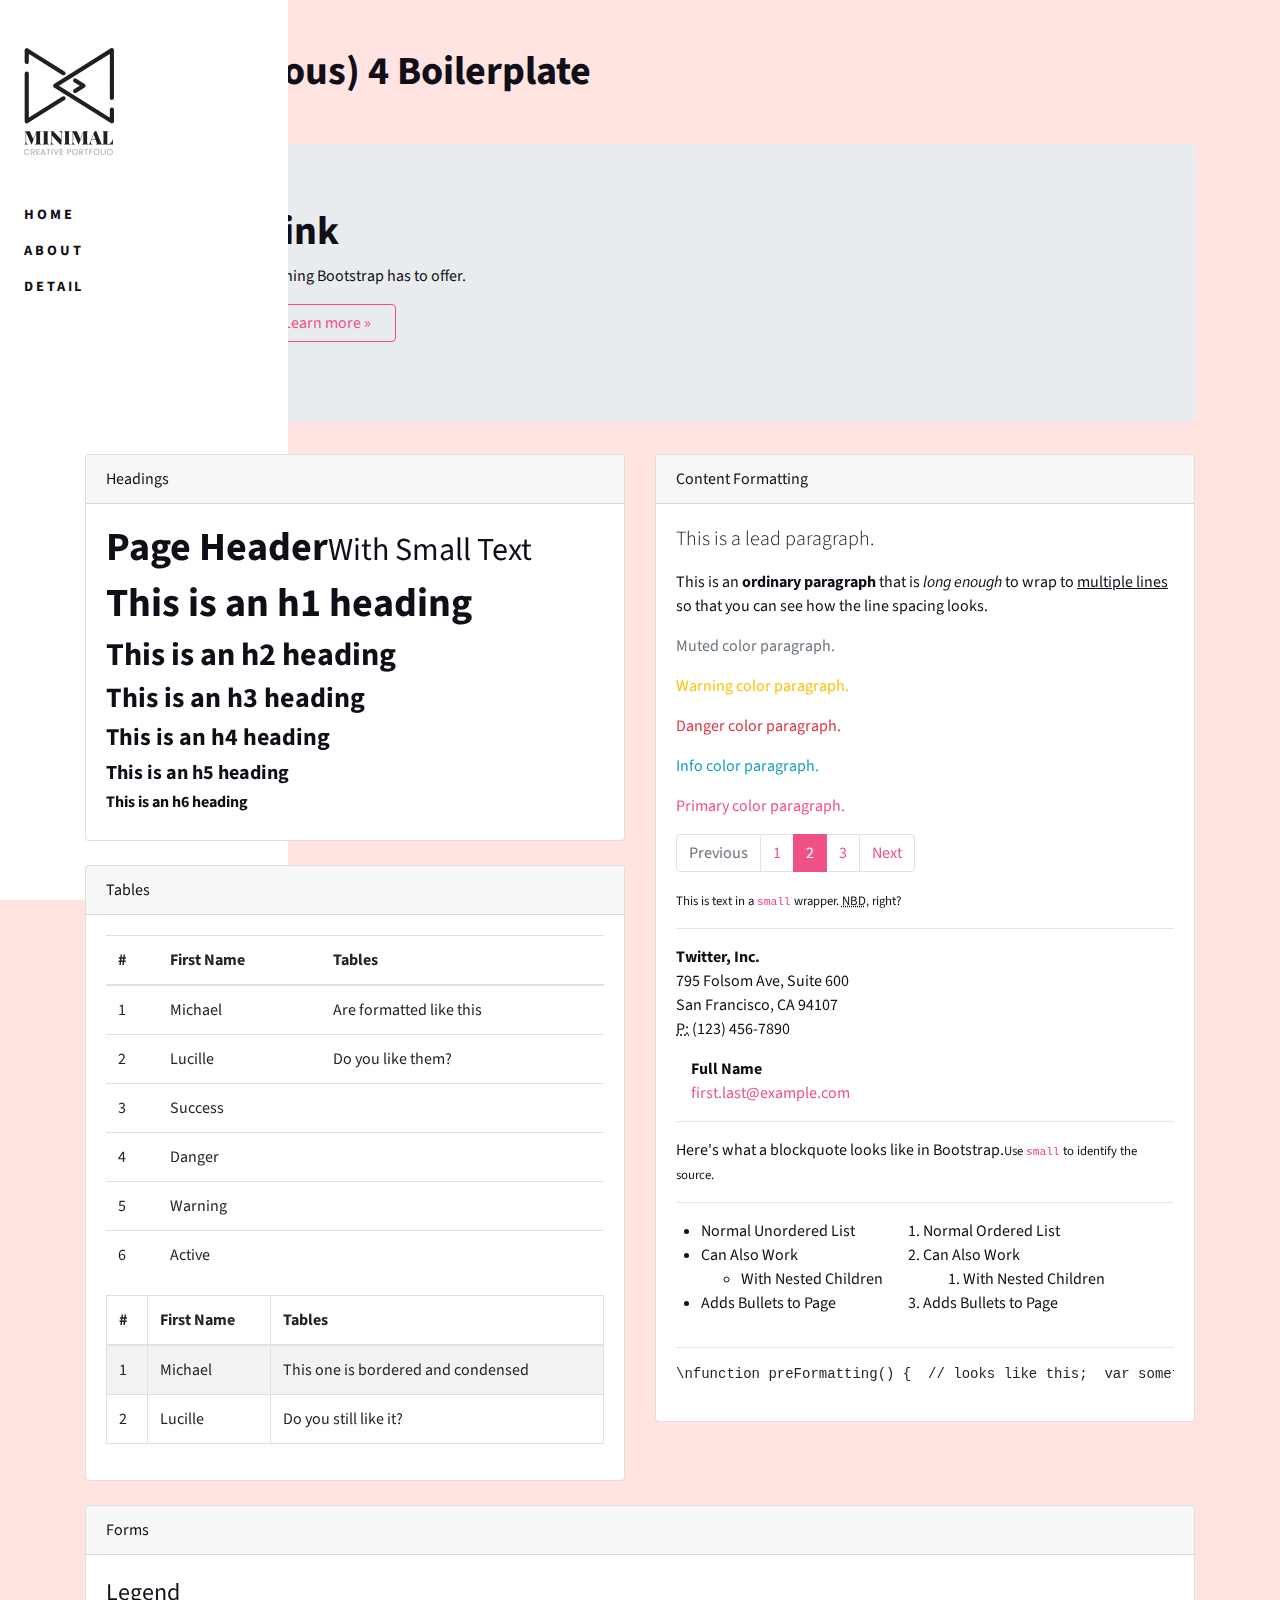
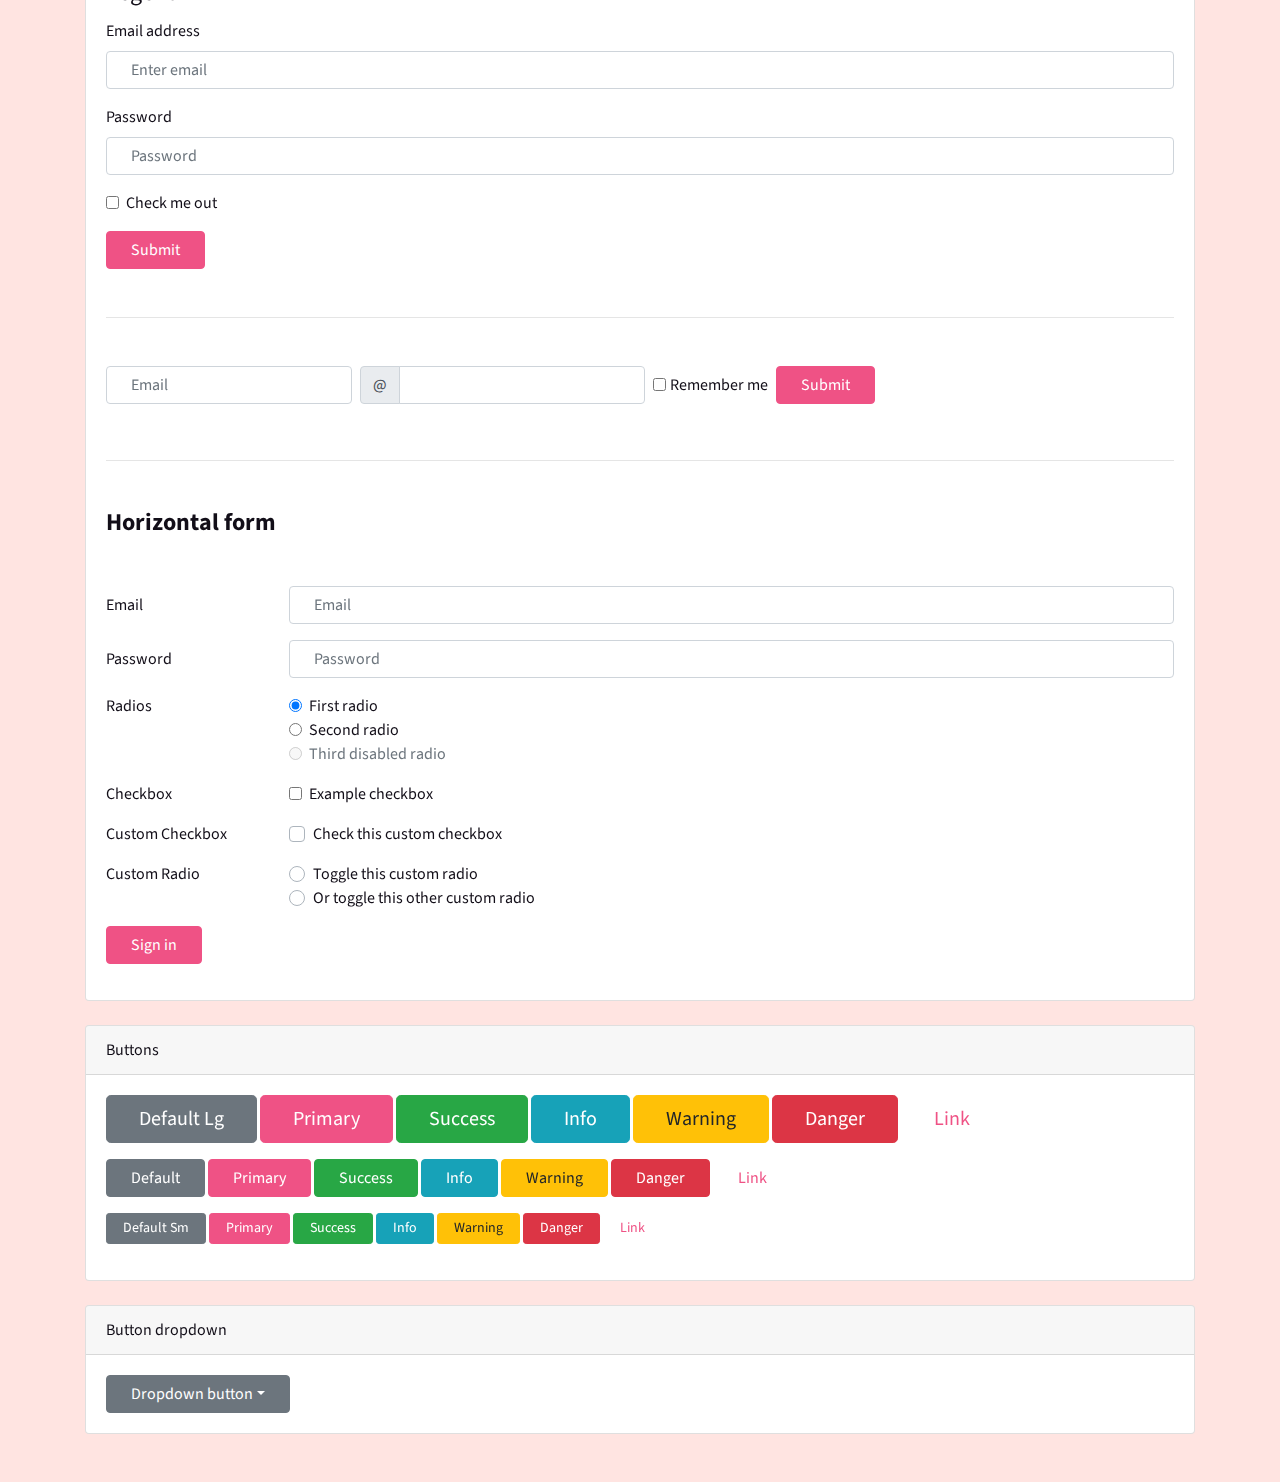
<file: test.html>
<!DOCTYPE html>
<html>
  <head>
    <meta charset="utf-8">
    <meta http-equiv="X-UA-Compatible" content="IE=edge">
    <title>Minimal | Bootstrap portfolio template</title>
    <meta name="description" content="">
    <meta name="viewport" content="width=device-width, initial-scale=1">
    <meta name="robots" content="all,follow">
    <!-- Bootstrap CSS-->
    <link rel="stylesheet" href="vendor/bootstrap/css/bootstrap.min.css">
    <!-- Lightbox CSS-->
    <link rel="stylesheet" href="vendor/lightbox2/css/lightbox.min.css">
    <!-- Google fonts-->
    <link rel="stylesheet" href="https://fonts.googleapis.com/css?family=Source+Sans+Pro:400,700&amp;display=swap">
    <!-- theme stylesheet-->
    <link rel="stylesheet" href="css/style.default.css" id="theme-stylesheet">
    <!-- Custom stylesheet - for your changes-->
    <link rel="stylesheet" href="css/custom.css">
    <!-- Favicon-->
    <link rel="shortcut icon" href="img/favicon.png">
    <!-- Tweaks for older IEs--><!--[if lt IE 9]>
        <script src="https://oss.maxcdn.com/html5shiv/3.7.3/html5shiv.min.js"></script>
        <script src="https://oss.maxcdn.com/respond/1.4.2/respond.min.js"></script><![endif]-->
  </head>
  <body>
    <div class="sidebar">
      <div class="sidebar-inner d-flex flex-column">
        <div class="px-4 py-5"><a href="index.html"><img src="img/logo.svg" alt="" width="90"></a></div>
        <div class="sidebar-menu-holder flex-grow-1">
          <ul class="sidebar-menu list-unstyled">
            <li class="mb-2 pb-1">
              <!-- Link--><a class="sidebar-link h6 text-uppercase letter-spacing-2 font-weight-bold text-small" href="index.html">Home</a>
            </li>
            <li class="mb-2 pb-1">
              <!-- Link--><a class="sidebar-link h6 text-uppercase letter-spacing-2 font-weight-bold text-small" href="text.html">About</a>
            </li>
            <li class="mb-2 pb-1">
              <!-- Link--><a class="sidebar-link h6 text-uppercase letter-spacing-2 font-weight-bold text-small" href="detail.html">Detail</a>
            </li>
          </ul>
        </div>
        <div class="px-4 py-3">
          <ul class="list-inline list-social mb-3">
            <li class="list-inline-item"><a class="reset-anchor" href="#"><i class="fab fa-facebook-f"></i></a></li>
            <li class="list-inline-item"><a class="reset-anchor" href="#"><i class="fab fa-twitter"></i></a></li>
            <li class="list-inline-item"><a class="reset-anchor" href="#"><i class="fab fa-instagram"></i></a></li>
            <li class="list-inline-item"><a class="reset-anchor" href="#"><i class="fab fa-linkedin"></i></a></li>
            <li class="list-inline-item"><a class="reset-anchor" href="#"><i class="fab fa-dribbble"></i></a></li>
            <li class="list-inline-item"><a class="reset-anchor" href="#"><i class="fas fa-envelope"></i></a></li>
          </ul>
        </div>
      </div>
    </div>
    <div class="container py-5">
      <h1>Bootstrap(ious) 4 Boilerplate</h1>
      <p>This is a sample content.</p>
      <div class="jumbotron">
        <h1>Kitchen Sink</h1>
        <p>A quick preview of everything Bootstrap has to offer.</p>
        <p><a class="btn btn-primary btn-large" href="#">Learn more »</a> <a class="btn btn-outline-primary btn-large" href="#">Learn more »</a></p>
      </div>
      <div class="row">
        <div class="col-lg-6">
          <div class="card mb-4" id="headings">
            <div class="card-header">Headings</div>
            <div class="card-body">
              <h1 class="page-header">Page Header<small>With Small Text</small></h1>
              <h1>This is an h1 heading</h1>
              <h2>This is an h2 heading</h2>
              <h3>This is an h3 heading</h3>
              <h4>This is an h4 heading</h4>
              <h5>This is an h5 heading</h5>
              <h6>This is an h6 heading</h6>
            </div>
          </div>
          <div class="card mb-4" id="tables">
            <div class="card-header">Tables</div>
            <div class="card-body">
              <table class="table table-hover">
                <thead>
                  <tr>
                    <th>#</th>
                    <th>First Name</th>
                    <th>Tables</th>
                  </tr>
                </thead>
                <tbody>
                  <tr>
                    <td>1</td>
                    <td>Michael</td>
                    <td>Are formatted like this</td>
                  </tr>
                  <tr>
                    <td>2</td>
                    <td>Lucille</td>
                    <td>Do you like them?</td>
                  </tr>
                  <tr class="success">
                    <td>3</td>
                    <td>Success</td>
                    <td></td>
                  </tr>
                  <tr class="danger">
                    <td>4</td>
                    <td>Danger</td>
                    <td></td>
                  </tr>
                  <tr class="warning">
                    <td>5</td>
                    <td>Warning</td>
                    <td></td>
                  </tr>
                  <tr class="active">
                    <td>6</td>
                    <td>Active</td>
                    <td></td>
                  </tr>
                </tbody>
              </table>
              <table class="table table-striped table-bordered table-condensed">
                <thead>
                  <tr>
                    <th>#</th>
                    <th>First Name</th>
                    <th>Tables</th>
                  </tr>
                </thead>
                <tbody>
                  <tr>
                    <td>1</td>
                    <td>Michael</td>
                    <td>This one is bordered and condensed</td>
                  </tr>
                  <tr>
                    <td>2</td>
                    <td>Lucille</td>
                    <td>Do you still like it?</td>
                  </tr>
                </tbody>
              </table>
            </div>
          </div>
        </div>
        <div class="col-lg-6">
          <div class="card mb-4" id="content-formatting">
            <div class="card-header">Content Formatting</div>
            <div class="card-body">
              <p class="lead">This is a lead paragraph.</p>
              <p>This is an <b>ordinary paragraph</b> that is <i>long enough</i> to wrap to 
                <u>multiple lines</u> so that you can see how the line spacing looks.
              </p>
              <p class="text-muted">Muted color paragraph.</p>
              <p class="text-warning">Warning color paragraph.</p>
              <p class="text-danger">Danger color paragraph.</p>
              <p class="text-info">Info color paragraph.</p>
              <p class="text-primary">Primary color paragraph.</p>
              <nav aria-label="...">
                <ul class="pagination">
                  <li class="page-item disabled"><span class="page-link">Previous</span></li>
                  <li class="page-item"><a class="page-link" href="#">1</a></li>
                  <li class="page-item active"><span class="page-link">2<span class="sr-only">(current)</span></span></li>
                  <li class="page-item"><a class="page-link" href="#">3</a></li>
                  <li class="page-item"><a class="page-link" href="#">Next</a></li>
                </ul>
              </nav>
              <p><small>This is text in a <code>small</code> wrapper. <abbr title="No Big Deal">NBD</abbr>, right?</small></p>
              <hr>
              <address><strong>Twitter, Inc.</strong><br> 795 Folsom Ave, Suite 600<br> San Francisco, CA 94107<br><abbr title="Phone">P:</abbr> (123) 456-7890</address>
              <address class="col-6"><strong>Full Name</strong><br><a href="mailto:#">first.last@example.com</a></address>
              <hr>
              <blockquote>Here's what a blockquote looks like in Bootstrap.<small>Use <code>small</code> to identify the source.</small></blockquote>
              <hr>
              <div class="row">
                <div class="col-xs-6">
                  <ul>
                    <li>Normal Unordered List</li>
                    <li>Can Also Work
                      <ul>
                        <li>With Nested Children</li>
                      </ul>
                    </li>
                    <li>Adds Bullets to Page</li>
                  </ul>
                </div>
                <div class="col-xs-6">
                  <ol>
                    <li>Normal Ordered List</li>
                    <li>Can Also Work
                      <ol>
                        <li>With Nested Children</li>
                      </ol>
                    </li>
                    <li>Adds Bullets to Page</li>
                  </ol>
                </div>
              </div>
              <hr>
              <pre>\nfunction preFormatting() {  // looks like this;  var something = somethingElse;  return true;}                        </pre>
            </div>
          </div>
        </div>
      </div>
      <div class="card mb-4" id="forms">
        <div class="card-header">Forms</div>
        <div class="card-body">
          <form>
            <fieldset>
              <legend>Legend</legend>
              <div class="form-group">
                <label for="exampleInputEmail">Email address</label>
                <input class="form-control" id="exampleInputEmail" type="text" placeholder="Enter email">
              </div>
              <div class="form-group">
                <label for="exampleInputPassword">Password</label>
                <input class="form-control" id="exampleInputPassword" type="password" placeholder="Password">
              </div>
              <div class="form-check form-group">
                <input class="form-check-input" id="checkbox-1" type="checkbox">
                <label class="form-check-label" for="checkbox-1">Check me out</label>
              </div>
              <button class="btn btn-primary" type="submit">Submit</button>
            </fieldset>
          </form>
          <hr class="my-5">
          <form class="form-inline">
            <input class="form-control mb-2 mr-sm-2" type="text" placeholder="Email">
            <label class="sr-only" for="inlineFormInputGroupUsername2">Username</label>
            <div class="input-group mb-2 mr-sm-2">
              <div class="input-group-prepend">
                <div class="input-group-text">@</div>
              </div>
              <input class="form-control" id="inlineFormInputGroupUsername2" type="text">
            </div>
            <div class="form-check mb-2 mr-sm-2">
              <input class="form-check-input" id="inlineFormCheck" type="checkbox">
              <label class="form-check-label" for="inlineFormCheck">Remember me</label>
            </div>
            <button class="btn btn-primary mb-2" type="submit">Submit</button>
          </form>
          <hr class="my-5">
          <h4 class="mb-5">Horizontal form</h4>
          <form>
            <div class="form-group row">
              <label class="col-sm-2 col-form-label" for="inputEmail3">Email</label>
              <div class="col-sm-10">
                <input class="form-control" id="inputEmail3" type="email" placeholder="Email">
              </div>
            </div>
            <div class="form-group row">
              <label class="col-sm-2 col-form-label" for="inputPassword3">Password</label>
              <div class="col-sm-10">
                <input class="form-control" id="inputPassword3" type="password" placeholder="Password">
              </div>
            </div>
            <fieldset class="form-group">
              <div class="row">
                <legend class="col-form-label col-sm-2 pt-0">Radios</legend>
                <div class="col-sm-10">
                  <div class="form-check">
                    <input class="form-check-input" id="gridRadios1" type="radio" name="gridRadios" value="option1" checked="">
                    <label class="form-check-label" for="gridRadios1">First radio</label>
                  </div>
                  <div class="form-check">
                    <input class="form-check-input" id="gridRadios2" type="radio" name="gridRadios" value="option2">
                    <label class="form-check-label" for="gridRadios2">Second radio</label>
                  </div>
                  <div class="form-check disabled">
                    <input class="form-check-input" id="gridRadios3" type="radio" name="gridRadios" value="option3" disabled="">
                    <label class="form-check-label" for="gridRadios3">Third disabled radio</label>
                  </div>
                </div>
              </div>
            </fieldset>
            <div class="form-group row">
              <div class="col-sm-2">Checkbox</div>
              <div class="col-sm-10">
                <div class="form-check">
                  <input class="form-check-input" id="gridCheck1" type="checkbox">
                  <label class="form-check-label" for="gridCheck1">Example checkbox</label>
                </div>
              </div>
            </div>
            <div class="form-group row">                                   
              <div class="col-sm-2">Custom Checkbox</div>
              <div class="col-sm-10">
                <div class="custom-control custom-checkbox">
                  <input class="custom-control-input" id="customCheck1" type="checkbox">
                  <label class="custom-control-label" for="customCheck1">Check this custom checkbox</label>
                </div>
              </div>
            </div>
            <div class="form-group row">                                   
              <div class="col-sm-2">Custom Radio</div>
              <div class="col-sm-10">
                <div class="custom-control custom-radio">
                  <input class="custom-control-input" id="customRadio1" type="radio" name="customRadio">
                  <label class="custom-control-label" for="customRadio1">Toggle this custom radio</label>
                </div>
                <div class="custom-control custom-radio">
                  <input class="custom-control-input" id="customRadio2" type="radio" name="customRadio">
                  <label class="custom-control-label" for="customRadio2">Or toggle this other custom radio</label>
                </div>
              </div>
            </div>
            <div class="form-group row">
              <div class="col-sm-10">
                <button class="btn btn-primary" type="submit">Sign in</button>
              </div>
            </div>
          </form>
        </div>
      </div>
      <div class="card mb-4" id="buttons">
        <div class="card-header">Buttons</div>
        <div class="card-body">
          <p>
            <button class="btn btn-lg btn-secondary" type="button">Default Lg</button>
            <button class="btn btn-lg btn-primary" type="button">Primary</button>
            <button class="btn btn-lg btn-success" type="button">Success</button>
            <button class="btn btn-lg btn-info" type="button">Info</button>
            <button class="btn btn-lg btn-warning" type="button">Warning</button>
            <button class="btn btn-lg btn-danger" type="button">Danger</button>
            <button class="btn btn-lg btn-link" type="button">Link</button>
          </p>
          <p>
            <button class="btn btn-secondary" type="button">Default </button>
            <button class="btn btn-primary" type="button">Primary</button>
            <button class="btn btn-success" type="button">Success</button>
            <button class="btn btn-info" type="button">Info</button>
            <button class="btn btn-warning" type="button">Warning</button>
            <button class="btn btn-danger" type="button">Danger</button>
            <button class="btn btn-link" type="button">Link</button>
          </p>
          <p>
            <button class="btn btn-sm btn-secondary" type="button">Default Sm</button>
            <button class="btn btn-sm btn-primary" type="button">Primary</button>
            <button class="btn btn-sm btn-success" type="button">Success</button>
            <button class="btn btn-sm btn-info" type="button">Info</button>
            <button class="btn btn-sm btn-warning" type="button">Warning</button>
            <button class="btn btn-sm btn-danger" type="button">Danger</button>
            <button class="btn btn-sm btn-link" type="button">Link</button>
          </p>
        </div>
      </div>
      <div class="card">
        <div class="card-header">Button dropdown</div>
        <div class="card-body">
          <div class="dropdown">
            <button class="btn btn-secondary dropdown-toggle" id="dropdownMenuButton" type="button" data-toggle="dropdown" aria-haspopup="true" aria-expanded="false">Dropdown button</button>
            <div class="dropdown-menu" aria-labelledby="dropdownMenuButton"><a class="dropdown-item" href="#">Action</a><a class="dropdown-item" href="#">Another action</a><a class="dropdown-item" href="#">Something else here</a></div>
          </div>
        </div>
      </div>
    </div>
    <!-- JavaScript files-->
    <script src="vendor/jquery/jquery.min.js"></script>
    <script src="vendor/bootstrap/js/bootstrap.bundle.min.js"></script>
    <script src="vendor/masonry-layout/masonry.pkgd.min.js"></script>
    <script src="vendor/imagesloaded/imagesloaded.pkgd.min.js"></script>
    <script src="vendor/lightbox2/js/lightbox.min.js"></script>
    <script src="js/front.js"></script>
    <script>
      // ------------------------------------------------------- //
      //   Inject SVG Sprite - 
      //   see more here 
      //   https://css-tricks.com/ajaxing-svg-sprite/
      // ------------------------------------------------------ //
      function injectSvgSprite(path) {
      
          var ajax = new XMLHttpRequest();
          ajax.open("GET", path, true);
          ajax.send();
          ajax.onload = function(e) {
          var div = document.createElement("div");
          div.className = 'd-none';
          div.innerHTML = ajax.responseText;
          document.body.insertBefore(div, document.body.childNodes[0]);
          }
      }
      // this is set to BootstrapTemple website as you cannot 
      // inject local SVG sprite (using only 'icons/orion-svg-sprite.svg' path)
      // while using file:// protocol
      // pls don't forget to change to your domain :)
      injectSvgSprite('https://bootstraptemple.com/files/icons/orion-svg-sprite.svg'); 
      
    </script>
    <!-- FontAwesome CSS - loading as last, so it doesn't block rendering-->
    <link rel="stylesheet" href="https://use.fontawesome.com/releases/v5.7.1/css/all.css" integrity="sha384-fnmOCqbTlWIlj8LyTjo7mOUStjsKC4pOpQbqyi7RrhN7udi9RwhKkMHpvLbHG9Sr" crossorigin="anonymous">
  </body>
</html>
</file>
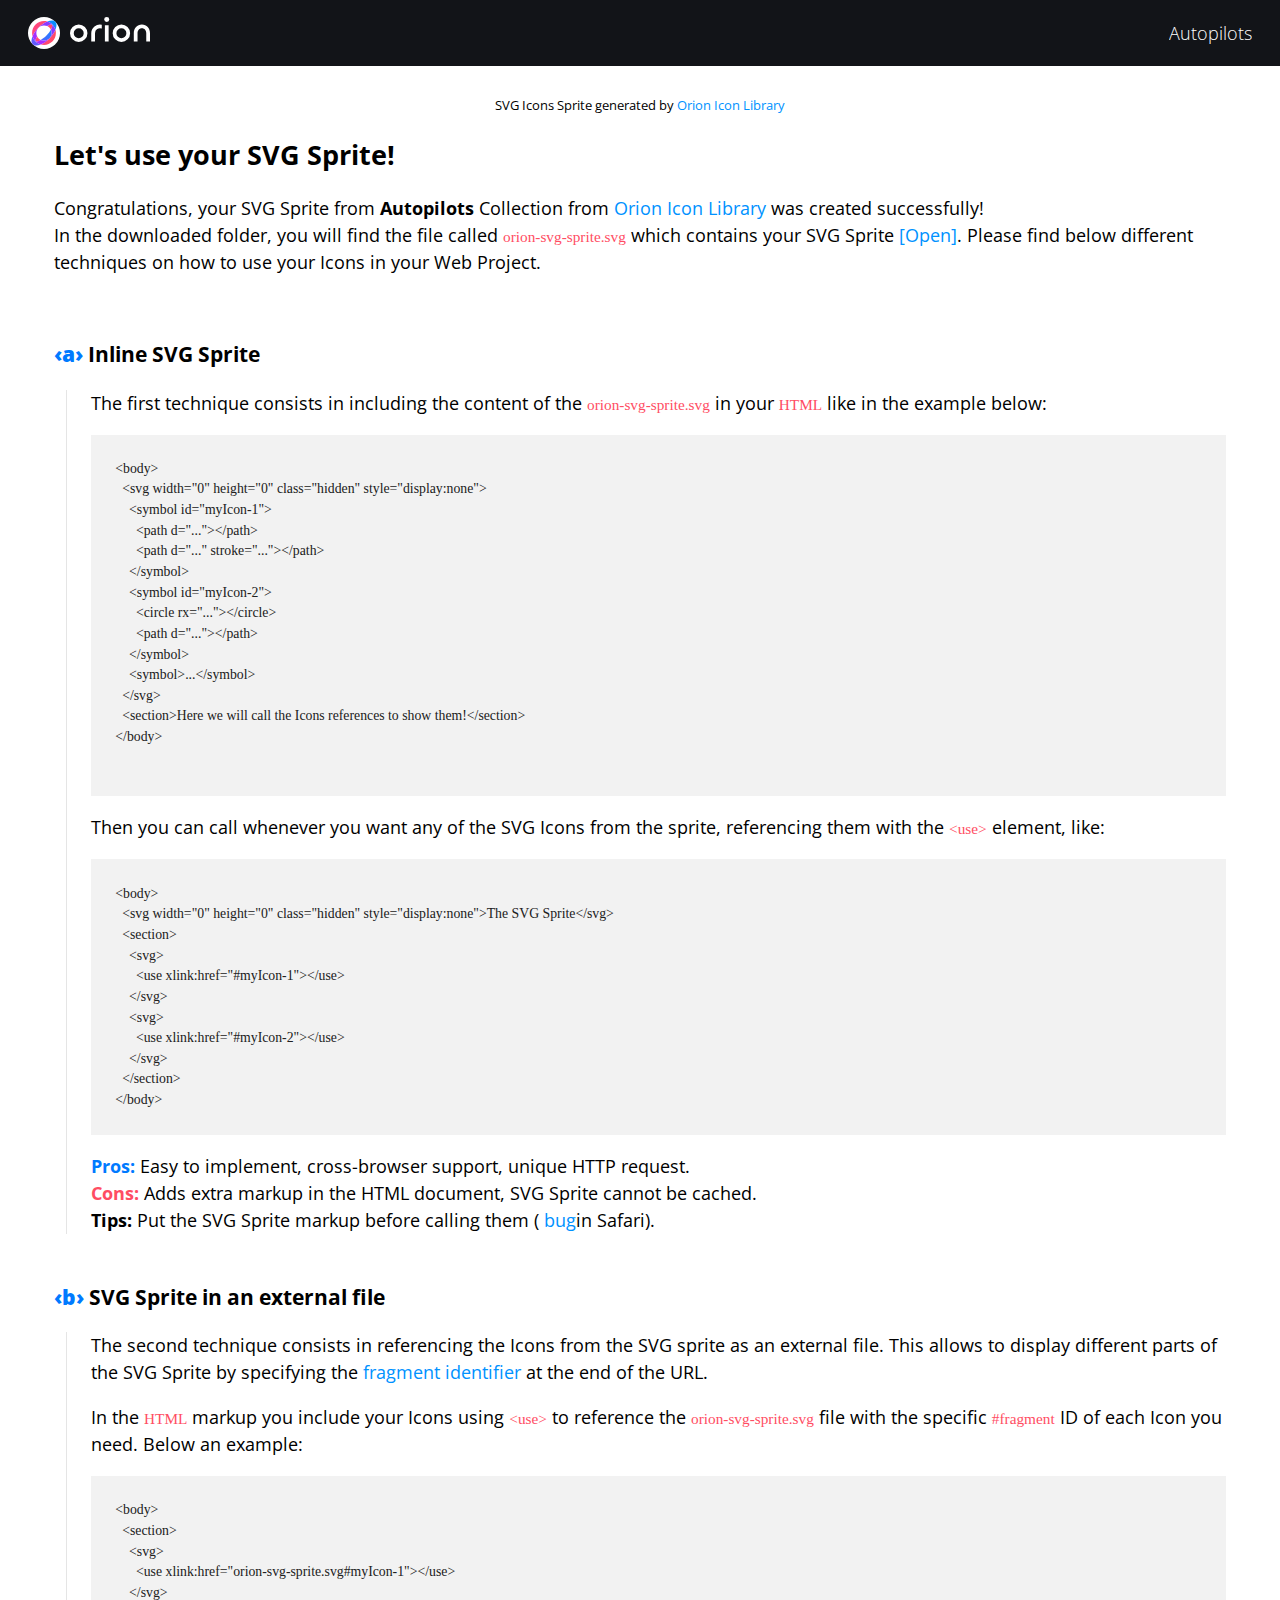
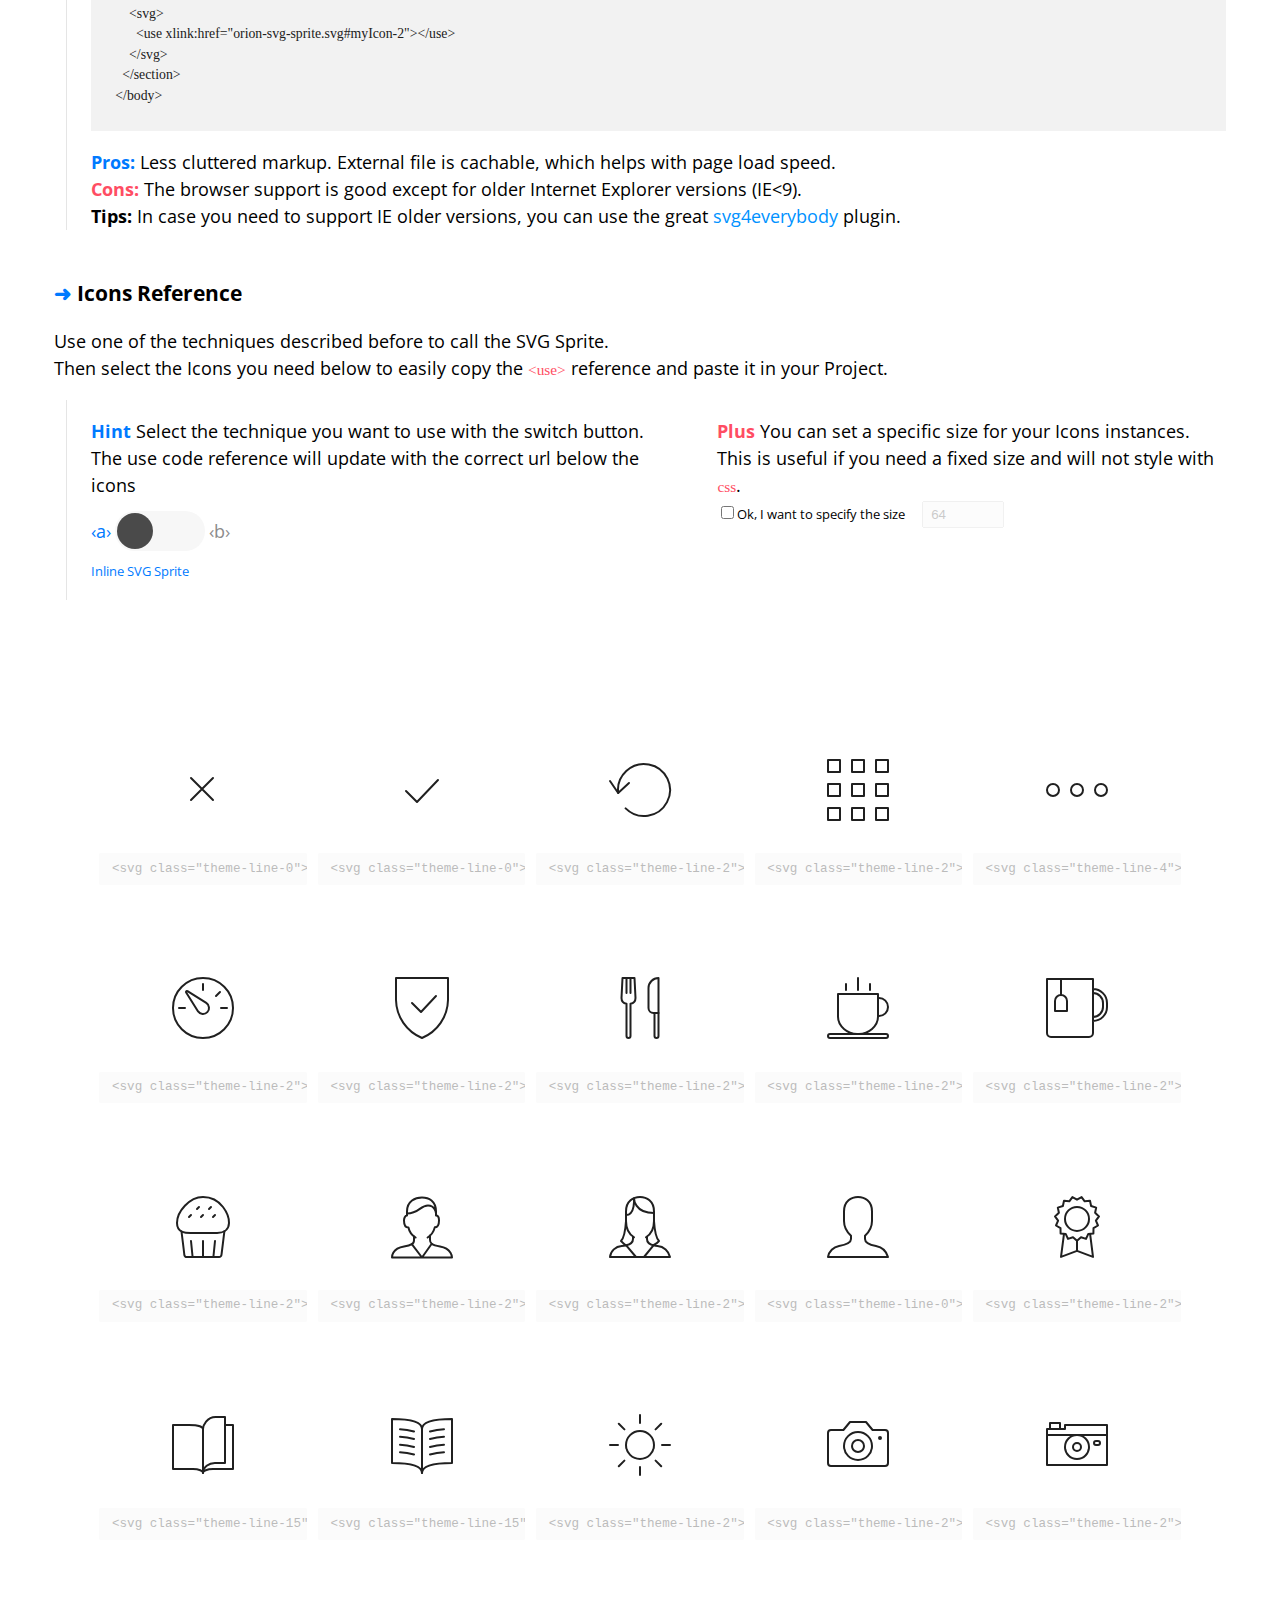
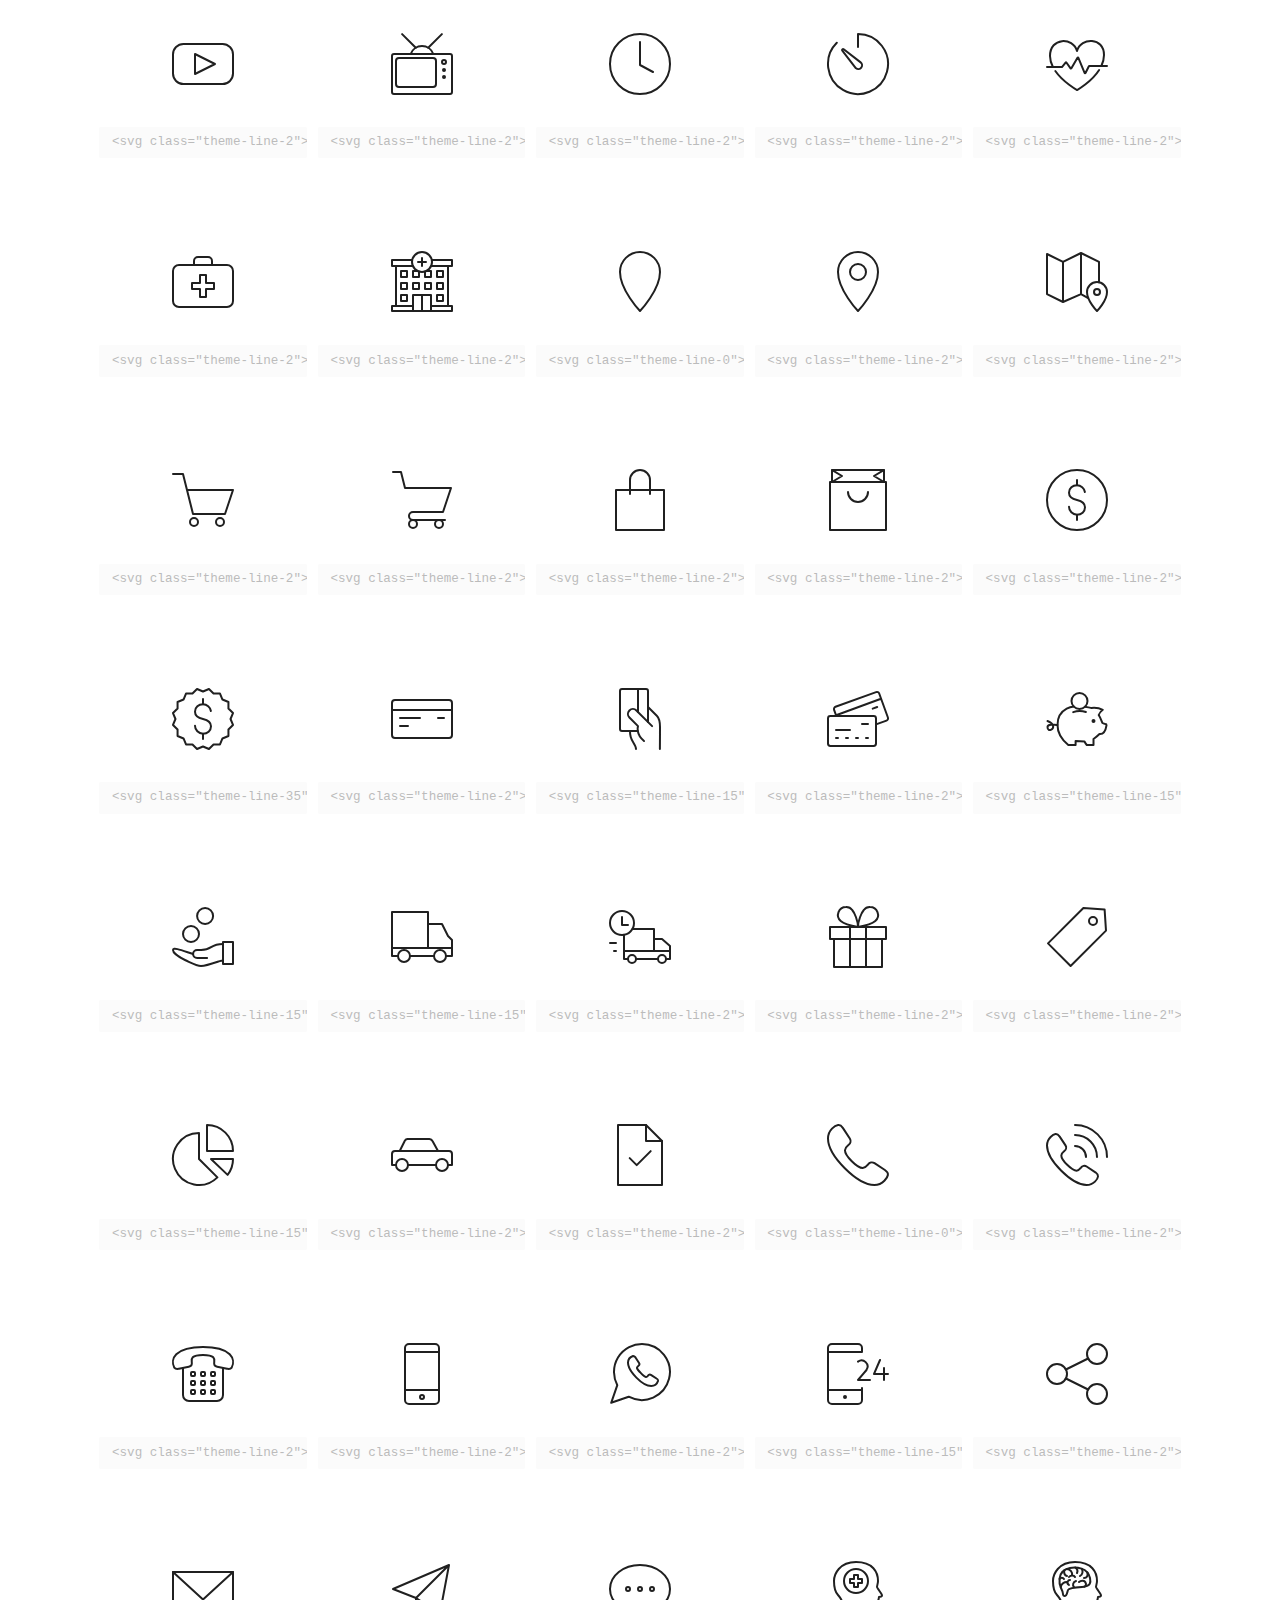
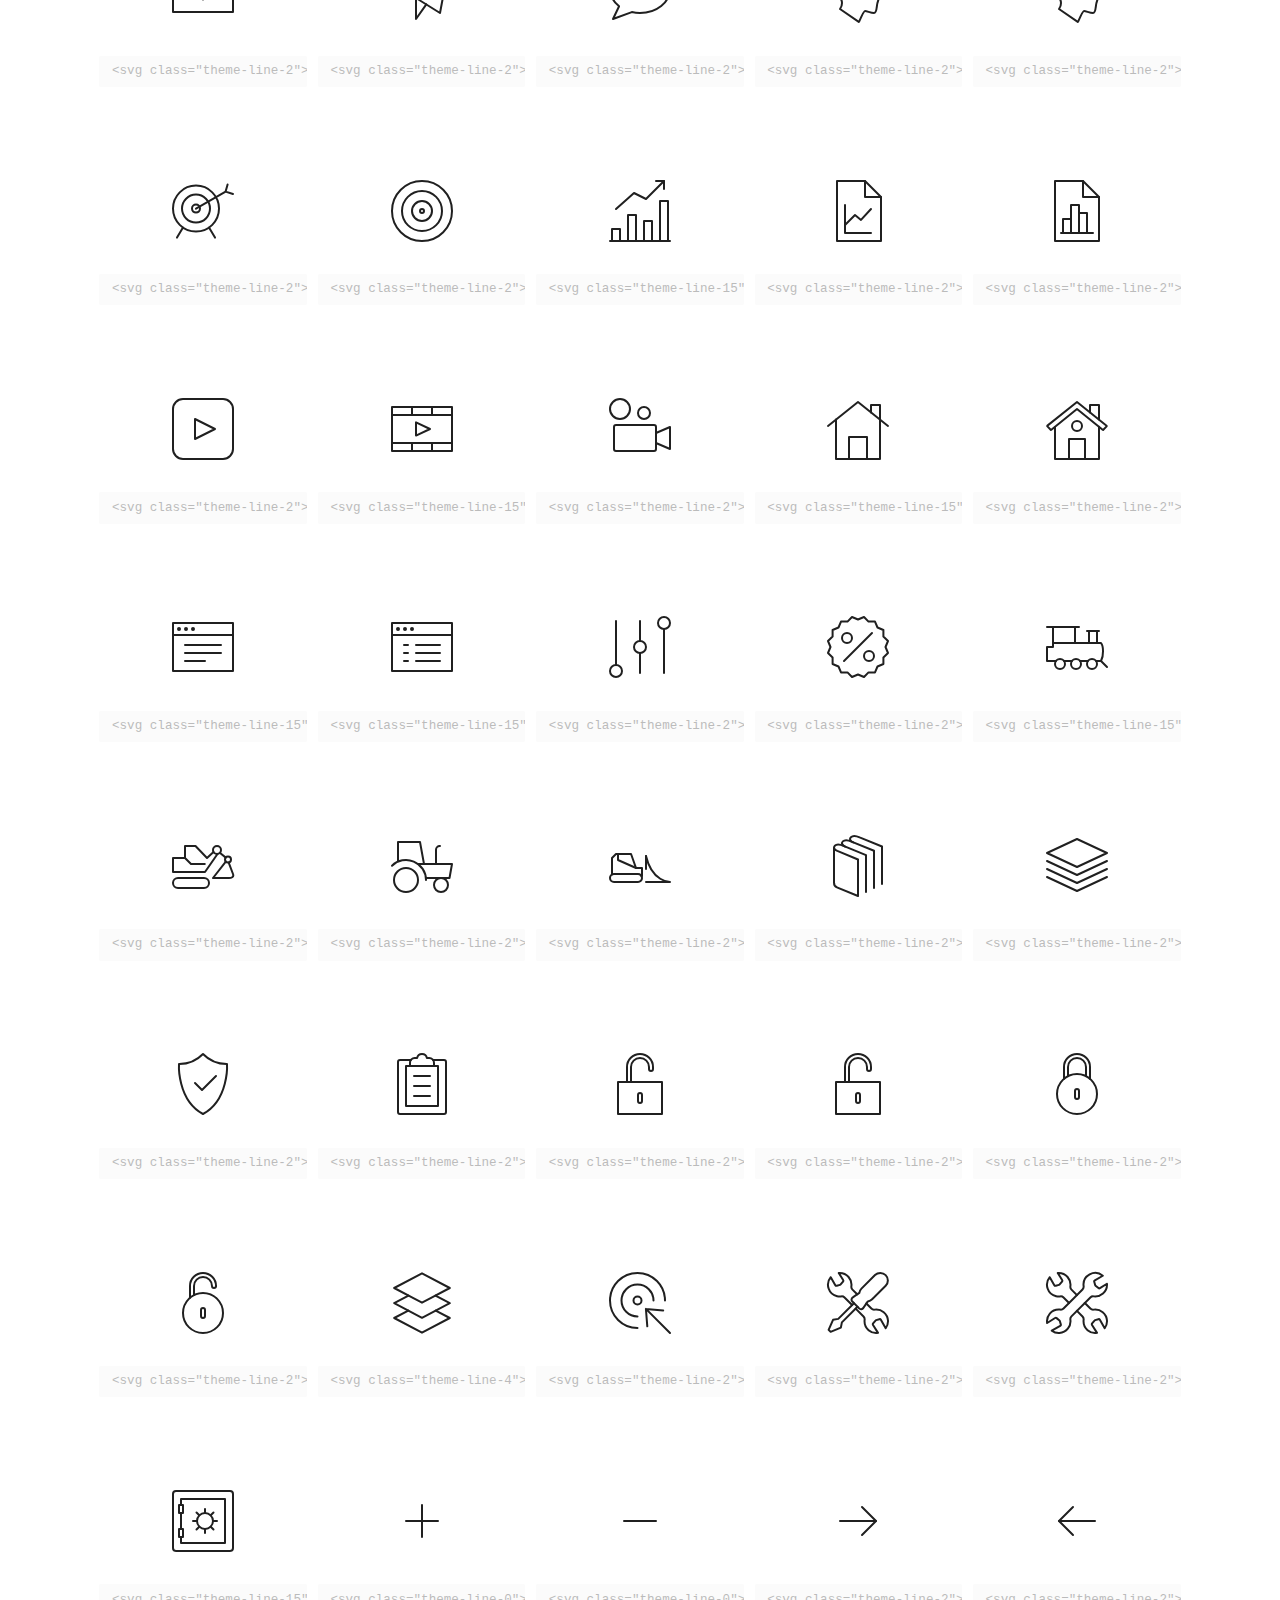
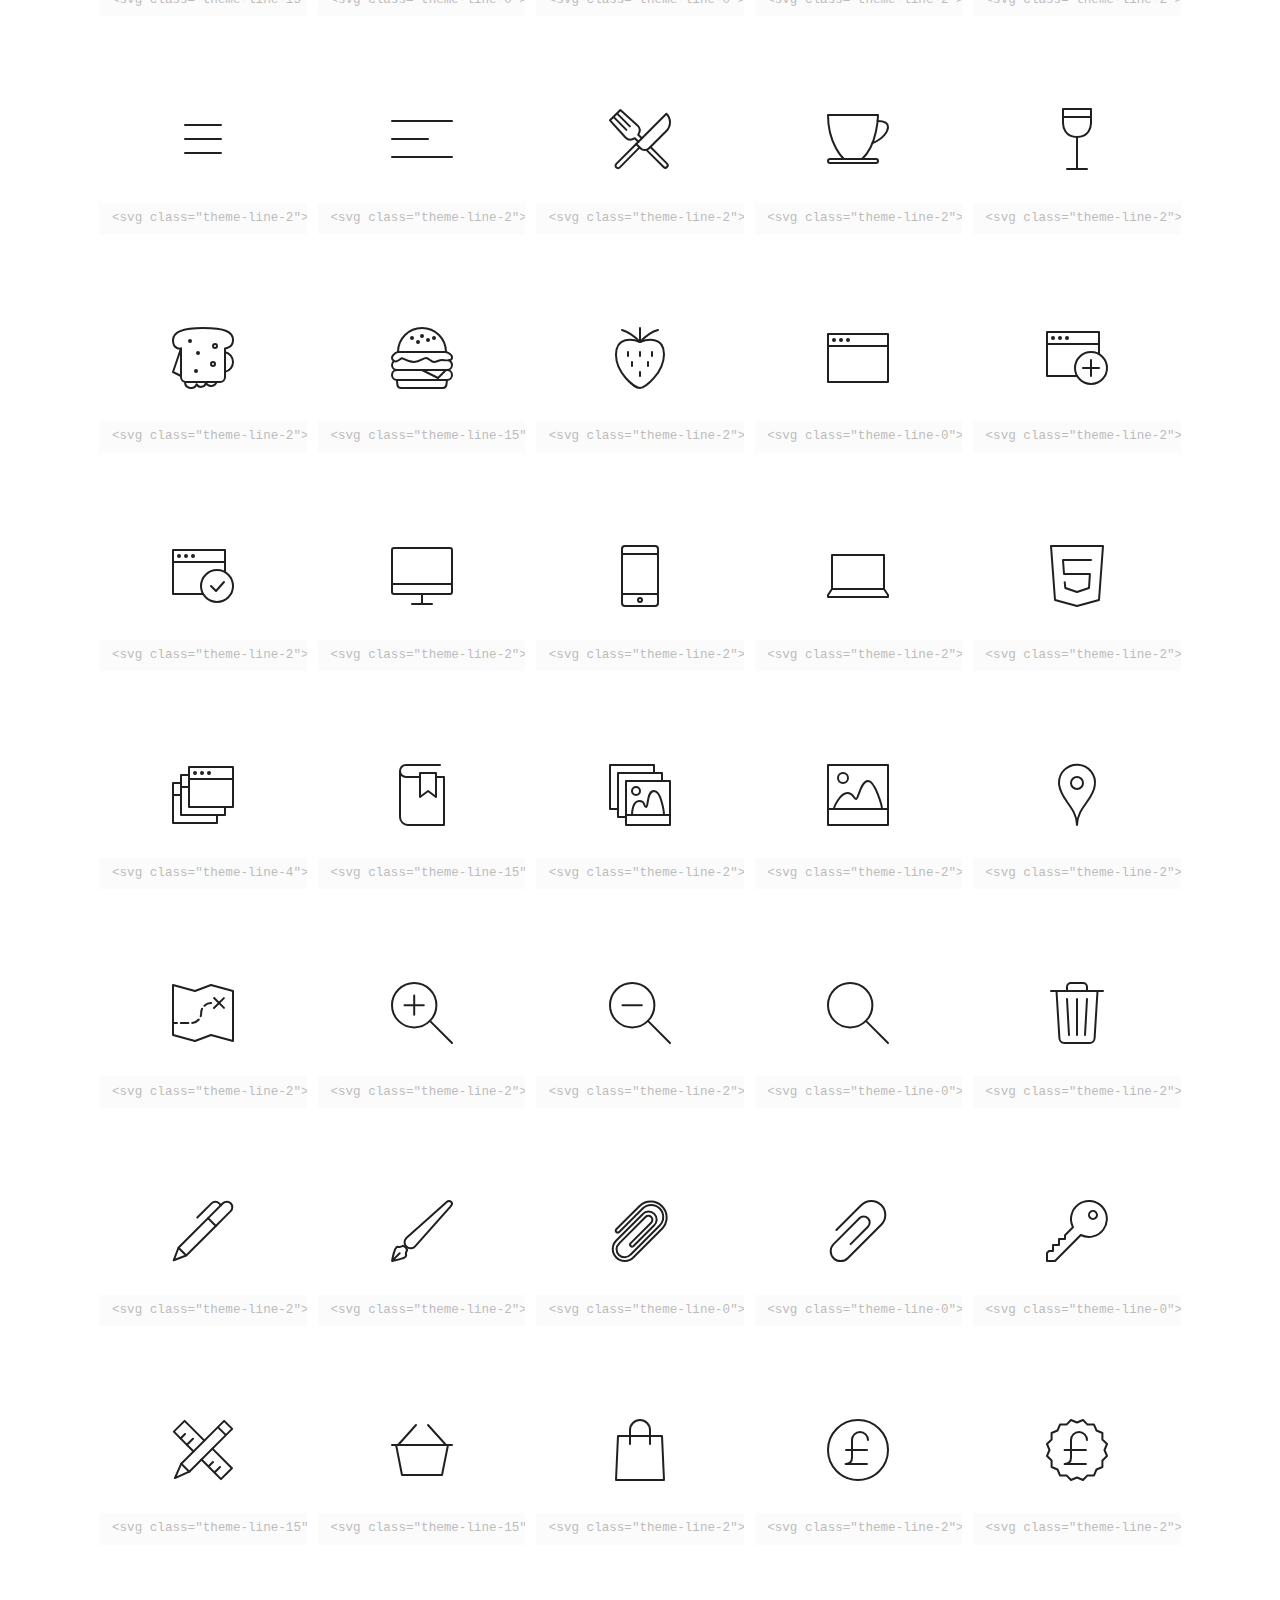
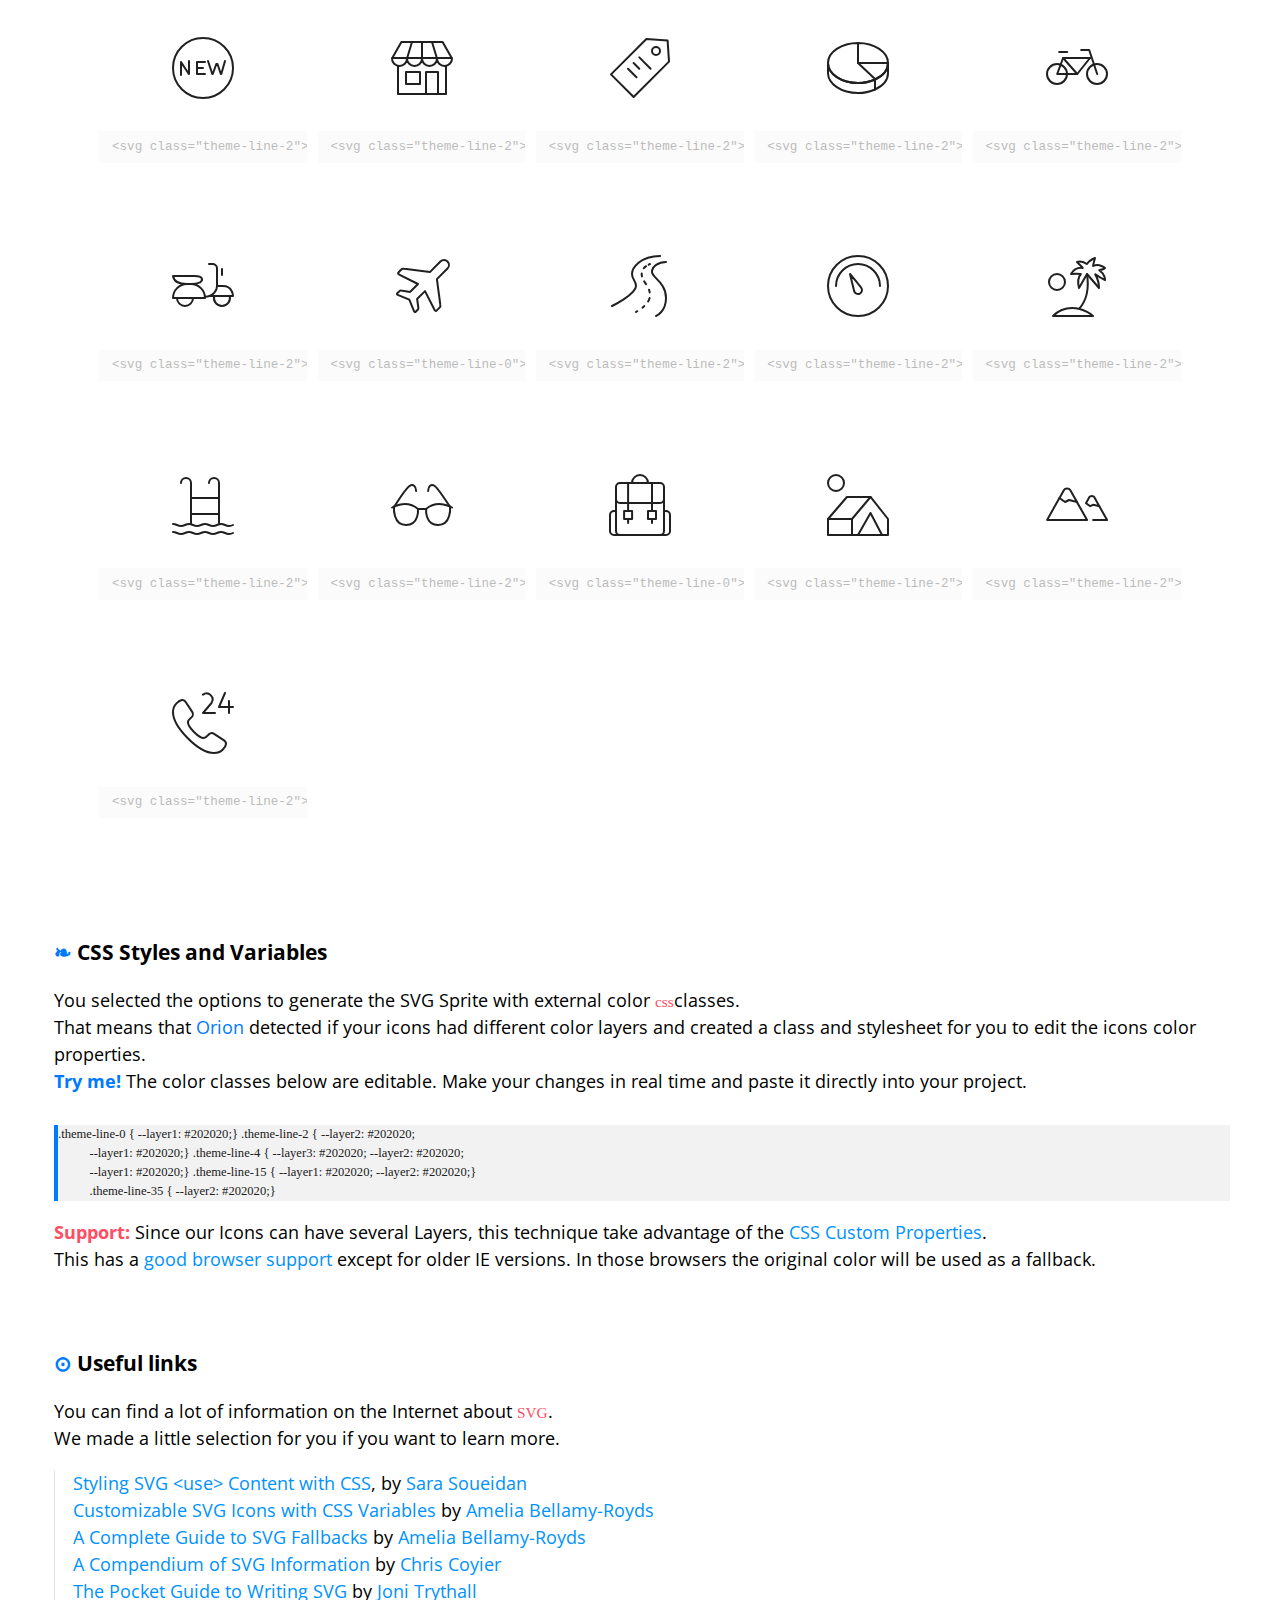
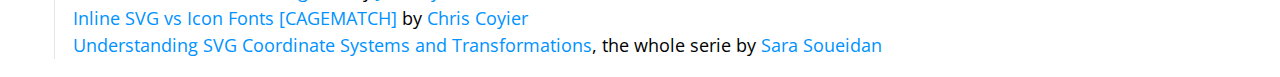
<file: icons/demo.html>
<!doctype>
<html lang="en">
  
  <head>
    <title>SVG Sprite Demo | Orion Icon Library</title>
    <meta name="viewport" content="width=device-width, initial-scale=1.0"
    />
    <meta charset="UTF-8" />
    <link href="https://fonts.googleapis.com/css?family=Open+Sans" rel="stylesheet"
    />
    <style>
      html {
          box-sizing: border-box;
        }
        body {
          margin: 0;
          padding: 0;
          font-family: 'Open Sans', sans-serif;
          font-size: 1.125rem;
        }
        ._1bo7bzx{font-family:Menlo, mono;font-size:.85em;}._1oymxsi{color:#ff4d63;}._1tt2u3t{-webkit-box-pack:justify;-ms-flex-pack:justify;-webkit-box-align:center;-ms-flex-align:center;display:-webkit-box;display:-moz-box;display:-ms-flexbox;display:-webkit-flex;display:flex;-webkit-align-items:center;align-items:center;background-color:#121418;-webkit-justify-content:space-between;justify-content:space-between;height:66px;padding:0 28px;color:white;}._dl5j6p{font-weight:300;max-width:33%;font-size:1em;}._1iurgbx{white-space:nowrap;overflow:hidden;text-overflow:ellipsis;}._1l5hckq{padding:1em 3em;}._kp2n83{font-size:.7em;text-align:center;}._o1cg4g{color:#0092FF;text-decoration:none;}._o1cg4g:hover{text-decoration:underline;}._14gdf42{line-height:1.5;}._ovghcs{color:inherit;text-decoration:none;}._ovghcs:hover:after{content:"#";color:#0092FF;margin-left:2px;opacity:.3;-webkit-transition:opacity .3s;-moz-transition:opacity .3s;transition:opacity .3s;}._ovghcs:active:after{opacity:1;}._1dqtju9{color:#007aff;}._fr5wn{padding-left:24px;border-left:1px solid rgba(0,0,0,0.1);margin-left:12px;margin-bottom:48px;}._1bmg5vo{color:#202020;tab-ssize:4px;overflow-x:auto;padding:1.5em;line-height:1.5;background:rgba(0,0,0,0.05);font-size:.9em;}._jro6t0{display:-webkit-box;display:-moz-box;display:-ms-flexbox;display:-webkit-flex;display:flex;}._53480w{display:none;}._53480w:checked + label span{-webkit-transform:translateX(52px);-ms-transform:translateX(52px);transform:translateX(52px);}._53480w:checked + label:before{color:inherit;}._53480w:checked + label:after{color:#007aff;}._53480w:checked ~ .externalCheckboxHelper:after{content:"External SVG Sprite";}._1uuc6xn{cursor:pointer;width:90px;height:40px;display:block;background-color:#f7f7f7;color:#8c8c8c;border-radius:32px;margin:12px 24px;position:relative;}._1uuc6xn:before{content:"‹a›";position:absolute;right:-webkit-calc(100% + 4px);right:-moz-calc(100% + 4px);right:calc(100% + 4px);top:50%;-webkit-transform:translateY(-50%);-ms-transform:translateY(-50%);transform:translateY(-50%);color:#007aff;}._1uuc6xn:after{content:"‹b›";position:absolute;left:-webkit-calc(100% + 4px);left:-moz-calc(100% + 4px);left:calc(100% + 4px);top:50%;-webkit-transform:translateY(-50%);-ms-transform:translateY(-50%);transform:translateY(-50%);}._10r524x{background-color:#4a4a4a;border-radius:50%;height:36px;left:0px;-webkit-transform:translateX(2px);-ms-transform:translateX(2px);transform:translateX(2px);position:absolute;top:2px;-webkit-transition:-webkit-transform .2s ease,transform .2s ease;-moz-transition:transform .2s ease;transition:-ms-transform .2s ease,-webkit-transform .2s ease,transform .2s ease;width:36px;z-index:1;}._qjqtm8:after{content:"Inline SVG Sprite";}._jcgzno{padding:.3em .5em;outline:0px;margin-left:12px;}._jcgzno:disabled{opacity:0.3;}._1r58n10{overflow:auto;padding:40px;margin:0px;list-style:none;padding-bottom:40px;}._fnhcyz{width:100%;float:left;-moz-box-sizing:border-box;box-sizing:border-box;display:block;-webkit-transition:opacity 250ms, box-shadow 250ms;-moz-transition:opacity 250ms, box-shadow 250ms;transition:opacity 250ms, box-shadow 250ms;cursor:pointer;position:relative;}@media (min-width: 767px){._fnhcyz{width:50%;}}@media (min-width: 1023px){._fnhcyz{width:33.333%;}}@media (min-width: 1199px){._fnhcyz{width:20%;}}._fnhcyz:after{content:"";position:absolute;z-index:-1;top:0px;right:0px;bottom:0px;left:0px;opacity:0;box-shadow:0 .5em 3em rgba(0,0,0,.1);-webkit-transition:opacity .3s;-moz-transition:opacity .3s;transition:opacity .3s;}._fnhcyz:hover:after{opacity:1;z-index:1;}._fnhcyz:before{content:"";padding-top:100%;display:block;}._fnhcyz:hover .orion-sprite__id{opacity:1;}._fnhcyz:hover .orion-sprite__code{opacity:1;}._1dclzhk{-webkit-box-direction:normal;-webkit-box-orient:vertical;-webkit-box-pack:justify;-ms-flex-pack:justify;-webkit-box-align:center;-ms-flex-align:center;display:-webkit-box;display:-moz-box;display:-ms-flexbox;display:-webkit-flex;display:flex;-webkit-align-items:center;align-items:center;-webkit-justify-content:space-between;justify-content:space-between;-webkit-flex-direction:column;-ms-flex-direction:column;flex-direction:column;position:absolute;top:0px;right:0px;bottom:0px;left:0px;padding:.5em 1em;}._19wnp26{width:100%;font-size:.7em;text-align:center;opacity:0;color:#777;-webkit-transition:opacity 250ms;-moz-transition:opacity 250ms;transition:opacity 250ms;}._1u0lyeu{width:64px;height:64px;}._190hxbq{width:100%;height:100%;}._1mcpc5v{font-size:.7em;padding:.5em 1em;width:100%;z-index:2;border-radius:2px;opacity:.3;-webkit-transition:opacity .3s;-moz-transition:opacity .3s;transition:opacity .3s;}._duacj0{white-space:pre;display:inline-block;font-size:.7em;line-height:1.5;background:rgba(0,0,0,0.05);tab-ssize:4px;color:#202020;margin-top:1em;width:100%;outline:0px;border-left:4px solid #007aff;}._1hgbkkp{list-style:none;margin:0px;padding:0px;padding-left:1em;line-height:1.5em;}._19kenml{-webkit-box-align:start;-ms-flex-align:start;display:-webkit-box;display:-moz-box;display:-ms-flexbox;display:-webkit-flex;display:flex;-webkit-align-items:flex-start;align-items:flex-start;color:#fff;}._15372er{display:inline-block;vertical-align:middle;width:32px;height:32px;}._ksd372{display:inline-block;vertical-align:middle;width:80px;height:25px;margin-left:10px;}
    </style>
  </head>
  
  <body>
    <svg width="0" height="0" class="hidden">
      <symbol xmlns="http://www.w3.org/2000/svg" viewBox="0 0 64 64" id="close-1">
        <title>Close</title>
        <desc>A line styled icon from Orion Icon Library.</desc>
        <path data-name="layer1"
        fill="none" stroke="#202020" stroke-miterlimit="10" stroke-width="2" d="M41.999 20.002l-22 22m22 0L20 20"
        stroke-linejoin="round" stroke-linecap="round" style="stroke:var(--layer1, #202020)"></path>
      </symbol>
      <symbol xmlns="http://www.w3.org/2000/svg" viewBox="0 0 64 64" id="checkmark-1">
        <title>Checkmark</title>
        <desc>A line styled icon from Orion Icon Library.</desc>
        <path data-name="layer1"
        fill="none" stroke="#202020" stroke-miterlimit="10" stroke-width="2" d="M16 33l11 11 21-22"
        stroke-linejoin="round" stroke-linecap="round" style="stroke:var(--layer1, #202020)"></path>
      </symbol>
      <symbol xmlns="http://www.w3.org/2000/svg" viewBox="0 0 64 64" id="rotate-left-1">
        <title>Rotate Left</title>
        <desc>A line styled icon from Orion Icon Library.</desc>
        <path data-name="layer2"
        d="M10.168 34.947a26.016 26.016 0 1 1 7.45 15.432" fill="none" stroke="#202020"
        stroke-miterlimit="10" stroke-width="2" stroke-linejoin="round" stroke-linecap="round"
        style="stroke:var(--layer1, #202020)"></path>
        <path data-name="layer1" fill="none" stroke="#202020" stroke-miterlimit="10"
        stroke-width="2" d="M2 23l8.168 11.947L20.986 25" stroke-linejoin="round"
        stroke-linecap="round" style="stroke:var(--layer1, #202020)"></path>
      </symbol>
      <symbol xmlns="http://www.w3.org/2000/svg" viewBox="0 0 64 64" id="portfolio-grid-1">
        <title>Portfolio Grid</title>
        <desc>A line styled icon from Orion Icon Library.</desc>
        <path data-name="layer2"
        fill="none" stroke="#202020" stroke-miterlimit="10" stroke-width="2" d="M2 2h12v12H2zm24 0h12v12H26zm24 0h12v12H50zM2 50h12v12H2z"
        stroke-linejoin="round" stroke-linecap="round" style="stroke:var(--layer1, #202020)"></path>
        <path data-name="layer1" fill="none" stroke="#202020" stroke-miterlimit="10"
        stroke-width="2" d="M26 50h12v12H26zm24 0h12v12H50z" stroke-linejoin="round"
        stroke-linecap="round" style="stroke:var(--layer1, #202020)"></path>
        <path data-name="layer2" fill="none" stroke="#202020" stroke-miterlimit="10"
        stroke-width="2" d="M2 25.988h12v12H2z" stroke-linejoin="round" stroke-linecap="round"
        style="stroke:var(--layer1, #202020)"></path>
        <path data-name="layer1" fill="none" stroke="#202020" stroke-miterlimit="10"
        stroke-width="2" d="M26 25.988h12v12H26zm24 0h12v12H50z" stroke-linejoin="round"
        stroke-linecap="round" style="stroke:var(--layer1, #202020)"></path>
      </symbol>
      <symbol xmlns="http://www.w3.org/2000/svg" viewBox="0 0 64 64" id="more-1">
        <title>More</title>
        <desc>A line styled icon from Orion Icon Library.</desc>
        <circle data-name="layer3"
        cx="8" cy="32" r="6" fill="none" stroke="#202020" stroke-miterlimit="10"
        stroke-width="2" stroke-linejoin="round" stroke-linecap="round" style="stroke:var(--layer1, #202020)"></circle>
        <circle data-name="layer2" cx="56" cy="32" r="6" fill="none"
        stroke="#202020" stroke-miterlimit="10" stroke-width="2" stroke-linejoin="round"
        stroke-linecap="round" style="stroke:var(--layer1, #202020)"></circle>
        <circle data-name="layer1" cx="32" cy="32" r="6" fill="none"
        stroke="#202020" stroke-miterlimit="10" stroke-width="2" stroke-linejoin="round"
        stroke-linecap="round" style="stroke:var(--layer1, #202020)"></circle>
      </symbol>
      <symbol xmlns="http://www.w3.org/2000/svg" viewBox="0 0 64 64" id="speed-1">
        <title>Speed</title>
        <desc>A line styled icon from Orion Icon Library.</desc>
        <circle data-name="layer2"
        cx="32" cy="32" r="30" fill="none" stroke="#202020" stroke-miterlimit="10"
        stroke-width="2" stroke-linejoin="round" stroke-linecap="round" style="stroke:var(--layer1, #202020)"></circle>
        <path data-name="layer2" fill="none" stroke="#202020" stroke-miterlimit="10"
        stroke-width="2" d="M8 32h6M32 8v5.999M50 32h6M45 20l4-4" stroke-linejoin="round"
        stroke-linecap="round" style="stroke:var(--layer1, #202020)"></path>
        <path data-name="layer1" d="M15.183 16.544A.975.975 0 0 1 15 16a1 1 0 0 1 1.489-.873l18.748 11.821a5.999 5.999 0 1 1-8.153 8.486z"
        fill="none" stroke="#202020" stroke-miterlimit="10" stroke-width="2" stroke-linejoin="round"
        stroke-linecap="round" style="stroke:var(--layer1, #202020)"></path>
      </symbol>
      <symbol xmlns="http://www.w3.org/2000/svg" viewBox="0 0 64 64" id="security-shield-1">
        <title>Security Shield</title>
        <desc>A line styled icon from Orion Icon Library.</desc>
        <path data-name="layer2"
        d="M6 2h52v22.064A41.973 41.973 0 0 1 31.994 62 41.97 41.97 0 0 1 6 24.064z"
        fill="none" stroke="#202020" stroke-miterlimit="10" stroke-width="2" stroke-linejoin="round"
        stroke-linecap="round" style="stroke:var(--layer1, #202020)"></path>
        <path data-name="layer1" fill="none" stroke="#202020" stroke-miterlimit="10"
        stroke-width="2" d="M22 27l9 9 15-16" stroke-linejoin="round" stroke-linecap="round"
        style="stroke:var(--layer1, #202020)"></path>
      </symbol>
      <symbol xmlns="http://www.w3.org/2000/svg" viewBox="0 0 64 64" id="food-1">
        <title>Food</title>
        <desc>A line styled icon from Orion Icon Library.</desc>
        <path data-name="layer2"
        d="M50.5 37v23a2 2 0 0 1-2 2 2 2 0 0 1-2-2V37" fill="none" stroke="#202020"
        stroke-linecap="round" stroke-linejoin="round" stroke-width="2" style="stroke:var(--layer1, #202020)"></path>
        <path data-name="layer1" fill="none" stroke="#202020" stroke-linecap="round"
        stroke-linejoin="round" stroke-width="2" d="M18.5 17V2m4 0v15m4-15h-12l-1 20c0 3.2 2.1 5.2 5 5.8V60a2 2 0 0 0 4 0V27.8c2.9-.6 5-2.6 5-5.8zm24 35V2a10 10 0 0 0-10 10v20a5 5 0 0 0 5 5z"
        style="stroke:var(--layer1, #202020)"></path>
      </symbol>
      <symbol viewBox="0 0 64 64" xmlns="http://www.w3.org/2000/svg" id="hot-coffee-1">
        <title>Hot Coffee</title>
        <desc>A line styled icon from Orion Icon Library.</desc>
        <path stroke-width="2"
        stroke-linejoin="round" stroke-linecap="round" stroke="#202020" fill="none"
        d="M52 17.965v22.857c0 9.467-9.582 17.143-19.049 17.143h-1.9C21.58 57.965 12 50.289 12 40.822V17.965zM52 22h1.016A8.984 8.984 0 0 1 62 30.982a8.982 8.982 0 0 1-8.982 8.982H52"
        data-name="layer2" style="stroke:var(--layer1, #202020)"></path>
        <path d="M32 13.998v-12m-12.002 12V8.002m24.004 5.996V8.002M62 60a2 2 0 0 1-2 2H4a2 2 0 0 1-2-2 2 2 0 0 1 2-2h56a2 2 0 0 1 2 2z"
        stroke-width="2" stroke-linejoin="round" stroke-linecap="round" stroke="#202020"
        fill="none" data-name="layer1" style="stroke:var(--layer1, #202020)"></path>
      </symbol>
      <symbol xmlns="http://www.w3.org/2000/svg" viewBox="0 0 64 64" id="tea-cup-1">
        <title>Tea Cup</title>
        <desc>A line styled icon from Orion Icon Library.</desc>
        <path data-name="layer2"
        fill="none" stroke="#202020" stroke-linecap="round" stroke-linejoin="round"
        stroke-width="2" d="M16 3v16m6 16V25a6 6 0 0 0-6-6 6 6 0 0 0-6 6v10z" style="stroke:var(--layer1, #202020)"></path>
        <path data-name="layer1" d="M48 3v54a4 4 0 0 1-4 4H6a4 4 0 0 1-4-4V3zm0 10a14 14 0 0 1 14 14v4a14 14 0 0 1-14 14"
        fill="none" stroke="#202020" stroke-linecap="round" stroke-linejoin="round"
        stroke-width="2" style="stroke:var(--layer1, #202020)"></path>
        <path data-name="layer1" d="M48 41a10 10 0 0 0 10-10v-4a10 10 0 0 0-10-10"
        fill="none" stroke="#202020" stroke-linecap="round" stroke-linejoin="round"
        stroke-width="2" style="stroke:var(--layer1, #202020)"></path>
      </symbol>
      <symbol xmlns="http://www.w3.org/2000/svg" viewBox="0 0 64 64" id="muffin-1">
        <title>Muffin</title>
        <desc>A line styled icon from Orion Icon Library.</desc>
        <path data-name="layer2"
        d="M10.5 36.5s2.6 20.7 2.8 23.1A2.4 2.4 0 0 0 16 62h31.9a2.4 2.4 0 0 0 2.6-2.4c.3-2.4 2.9-23.4 2.9-23.4M20 46l1.6 16M44 46l-1.6 16M32 46v16"
        fill="none" stroke="#202020" stroke-linecap="round" stroke-linejoin="round"
        stroke-width="2" style="stroke:var(--layer1, #202020)"></path>
        <path data-name="layer1" d="M32 2C18.3 2 6 16.7 6 28s11.3 10 16 10h24.1c4.8 0 11.7-2 11.9-10S50.5 2 32 2zM20 20l-2 2m14-2l-2 2m-2-10l-2 2m14-2l-2 2m6 6l-2 2"
        fill="none" stroke="#202020" stroke-linecap="round" stroke-linejoin="round"
        stroke-width="2" style="stroke:var(--layer1, #202020)"></path>
      </symbol>
      <symbol viewBox="0 0 64 64" xmlns="http://www.w3.org/2000/svg" id="man-1">
        <title>Man</title>
        <desc>A line styled icon from Orion Icon Library.</desc>
        <path stroke-width="2"
        stroke-miterlimit="10" stroke="#202020" fill="none" d="M41.713 48.744c-1.968-1.476-1.71-3.069-1.71-4.244v-4m-16 1v3c0 1.285.425 3.083-2.194 4.67"
        data-name="layer2" stroke-linejoin="round" stroke-linecap="round" style="stroke:var(--layer1, #202020)"></path>
        <path stroke-width="2" stroke-miterlimit="10" stroke="#202020"
        fill="none" d="M37.601 42.5a16.786 16.786 0 0 0 7.168-10.135c3.026-.037 4.234-2.931 4.234-6.937 0-1.994 0-4.928-3-4.928v-2m-29 0v2.006c-2-.006-3 2.994-3 4.988 0 4.006 1.391 7.006 4.436 7.006h.002a15.21 15.21 0 0 0 7.17 10m20.392-24v-2c0-10.4-7.373-14-14-14s-15 3.517-15 13.916V18.5c12 0 13-8 21-8 7.459 0 8 8 8 8z"
        data-name="layer2" stroke-linejoin="round" stroke-linecap="round" style="stroke:var(--layer1, #202020)"></path>
        <path stroke-width="2" stroke-miterlimit="10" stroke="#202020"
        fill="none" d="M14.003 51.5c-12.61 2-12.001 11-12.001 11h30L21.809 49.17c-1.458.885-3.856 1.703-7.806 2.33zm36 0c-4.436-.74-6.91-1.72-8.29-2.756L32.002 62.5h30s0-9-12-11z"
        data-name="layer1" stroke-linejoin="round" stroke-linecap="round" style="stroke:var(--layer1, #202020)"></path>
      </symbol>
      <symbol viewBox="0 0 64 64" xmlns="http://www.w3.org/2000/svg" id="woman-1">
        <title>Woman</title>
        <desc>A line styled icon from Orion Icon Library.</desc>
        <path stroke-width="2"
        stroke-miterlimit="10" stroke="#202020" fill="none" d="M32 2c-6.627 0-13.992 4-13.992 14.399V26c0 7.18 3.27 13.379 8 16.267m11.984 0c4.73-2.888 8-9.087 8-16.267v-9.601C45.992 6 38.627 2 32 2"
        data-name="layer2" stroke-linejoin="round" stroke-linecap="round" style="stroke:var(--layer1, #202020)"></path>
        <path stroke-width="2" stroke-miterlimit="10" stroke="#202020"
        fill="none" d="M46 18C26 18 26 3.174 26 3.174S27.416 20 18 20m27.473 30.357C39.003 48.835 39 45.697 39 44v-2M28 62h8M25 42v2c0 1.684-.002 4.813-6.794 6.333M18.008 26S17 42 13 46c4 4 4.926 4.394 4.926 4.394"
        data-name="layer2" stroke-linejoin="round" stroke-linecap="round" style="stroke:var(--layer1, #202020)"></path>
        <path stroke-width="2" stroke-miterlimit="10" stroke="#202020"
        fill="none" d="M45.992 26S47 42 51 46c-4 4-6.095 4.217-6.095 4.217" data-name="layer2"
        stroke-linejoin="round" stroke-linecap="round" style="stroke:var(--layer1, #202020)"></path>
        <path stroke-width="2" stroke-miterlimit="10" stroke="#202020"
        fill="none" d="M62 62a13.788 13.788 0 0 0-12.422-11 30.574 30.574 0 0 1-4.105-.643L36 62zM13.61 51A12.46 12.46 0 0 0 2 62h26l-9.794-11.667a34.259 34.259 0 0 1-4.597.667z"
        data-name="layer1" stroke-linejoin="round" stroke-linecap="round" style="stroke:var(--layer1, #202020)"></path>
      </symbol>
      <symbol xmlns="http://www.w3.org/2000/svg" viewBox="0 0 64 64" id="user-1">
        <title>User</title>
        <desc>A line styled icon from Orion Icon Library.</desc>
        <path data-name="layer1"
        d="M46 26c0 6.1-3.4 11.5-7 14.8V44c0 2 1 5.1 11 7a15.5 15.5 0 0 1 12 11H2a13.4 13.4 0 0 1 11-11c10-1.8 12-5 12-7v-3.2c-3.6-3.3-7-8.6-7-14.8v-9.6C18 6 25.4 2 32 2s14 4 14 14.4z"
        fill="none" stroke="#202020" stroke-miterlimit="10" stroke-width="2" stroke-linejoin="round"
        stroke-linecap="round" style="stroke:var(--layer1, #202020)"></path>
      </symbol>
      <symbol xmlns="http://www.w3.org/2000/svg" viewBox="0 0 64 64" id="quality-1">
        <title>Quality</title>
        <desc>A line styled icon from Orion Icon Library.</desc>
        <path data-name="layer2"
        fill="none" stroke="#202020" stroke-miterlimit="10" stroke-width="2" d="M19 38.9l-3 23 16-6 16 6-2.9-23M32 45.8v10.1"
        stroke-linejoin="round" stroke-linecap="round" style="stroke:var(--layer1, #202020)"></path>
        <circle data-name="layer1" cx="32" cy="23.9" r="12" fill="none"
        stroke="#202020" stroke-miterlimit="10" stroke-width="2" stroke-linejoin="round"
        stroke-linecap="round" style="stroke:var(--layer1, #202020)"></circle>
        <path data-name="layer1" fill="none" stroke="#202020" stroke-miterlimit="10"
        stroke-width="2" d="M32 4.7l4.6-2.6 3.1 4.2 5.3-.5 1.1 5.2 5.1 1.6-1.1 5.2 3.9 3.6-3.1 4.3 2.1 4.8-4.5 2.7-.1 5.3-5.2.6-2.2 4.8-5-1.6-4 3.5-4-3.5-5 1.6-2.2-4.8-5.2-.6-.1-5.3-4.5-2.7 2.1-4.8-3.1-4.3 3.9-3.6-1.1-5.2 5.1-1.6L19 5.8l5.3.5 3.1-4.2L32 4.7z"
        stroke-linejoin="round" stroke-linecap="round" style="stroke:var(--layer1, #202020)"></path>
      </symbol>
      <symbol xmlns="http://www.w3.org/2000/svg" viewBox="0 0 64 64" id="reading-1">
        <title>Reading</title>
        <desc>A line styled icon from Orion Icon Library.</desc>
        <path data-name="layer1"
        d="M54 12h8v44H42c-6 0-10 2-10 3.8" fill="none" stroke="#202020" stroke-miterlimit="10"
        stroke-width="2" stroke-linejoin="round" stroke-linecap="round" style="stroke:var(--layer2, #202020)"></path>
        <path data-name="layer2" d="M32 16c0-3.6 4-12 12.6-12H54v46H43.9C37.8 50 32 54.2 32 60"
        fill="none" stroke="#202020" stroke-miterlimit="10" stroke-width="2" stroke-linejoin="round"
        stroke-linecap="round" style="stroke:var(--layer2, #202020)"></path>
        <path data-name="layer1" d="M32 16c0-2-4-4-14-4H2v44h20c6 0 10 2 10 3.8z"
        fill="none" stroke="#202020" stroke-miterlimit="10" stroke-width="2" stroke-linejoin="round"
        stroke-linecap="round" style="stroke:var(--layer2, #202020)"></path>
      </symbol>
      <symbol xmlns="http://www.w3.org/2000/svg" viewBox="0 0 64 64" id="news-1">
        <title>News</title>
        <desc>A line styled icon from Orion Icon Library.</desc>
        <path data-name="layer1"
        d="M32 16C32 8 16 6 2 6v44c14 0 30 2 30 10z" fill="none" stroke="#202020"
        stroke-miterlimit="10" stroke-width="2" stroke-linejoin="round" stroke-linecap="round"
        style="stroke:var(--layer2, #202020)"></path>
        <path data-name="layer2" d="M24 18.5a60.7 60.7 0 0 0-14-2.3M24 26a60.7 60.7 0 0 0-14-2.3M24 34a60.7 60.7 0 0 0-14-2.3m14 9.8a60.7 60.7 0 0 0-14-2.3m30-20.7a60.7 60.7 0 0 1 14-2.3M40 26a60.7 60.7 0 0 1 14-2.3M40 34a60.7 60.7 0 0 1 14-2.3m-14 9.8a60.7 60.7 0 0 1 14-2.3"
        fill="none" stroke="#202020" stroke-miterlimit="10" stroke-width="2" stroke-linejoin="round"
        stroke-linecap="round" style="stroke:var(--layer2, #202020)"></path>
        <path data-name="layer1" d="M32 16C32 8 48 6 62 6v44c-14 0-30 2-30 10"
        fill="none" stroke="#202020" stroke-miterlimit="10" stroke-width="2" stroke-linejoin="round"
        stroke-linecap="round" style="stroke:var(--layer2, #202020)"></path>
      </symbol>
      <symbol xmlns="http://www.w3.org/2000/svg" viewBox="0 0 64 64" id="sun-1">
        <title>Sun</title>
        <desc>A line styled icon from Orion Icon Library.</desc>
        <circle data-name="layer2"
        cx="32" cy="32" r="14" fill="none" stroke="#202020" stroke-miterlimit="10"
        stroke-width="2" stroke-linejoin="round" stroke-linecap="round" style="stroke:var(--layer1, #202020)"></circle>
        <path data-name="layer1" fill="none" stroke="#202020" stroke-miterlimit="10"
        stroke-width="2" d="M32 2v8m0 44v8m30-30h-8m-44 0H2m8.8-21.2l5.6 5.6m31.2 31.2l5.6 5.6m0-42.4l-5.6 5.6M16.4 47.6l-5.6 5.6"
        stroke-linejoin="round" stroke-linecap="round" style="stroke:var(--layer1, #202020)"></path>
      </symbol>
      <symbol xmlns="http://www.w3.org/2000/svg" viewBox="0 0 64 64" id="camera-1">
        <title>Camera</title>
        <desc>A line styled icon from Orion Icon Library.</desc>
        <path data-name="layer2"
        d="M59 17H46.6L40 9H24l-6.6 8H5a3 3 0 0 0-3 3v30a3 3 0 0 0 3 3h54a3 3 0 0 0 3-3V20a3 3 0 0 0-3-3z"
        fill="none" stroke="#202020" stroke-miterlimit="10" stroke-width="2" stroke-linejoin="round"
        stroke-linecap="round" style="stroke:var(--layer1, #202020)"></path>
        <circle data-name="layer1" cx="32" cy="33" r="14" fill="none" stroke="#202020"
        stroke-miterlimit="10" stroke-width="2" stroke-linejoin="round" stroke-linecap="round"
        style="stroke:var(--layer1, #202020)"></circle>
        <circle data-name="layer1" cx="54" cy="25" r="1" fill="none"
        stroke="#202020" stroke-miterlimit="10" stroke-width="2" stroke-linejoin="round"
        stroke-linecap="round" style="stroke:var(--layer1, #202020)"></circle>
        <circle data-name="layer1" cx="32" cy="33" r="6" fill="none"
        stroke="#202020" stroke-miterlimit="10" stroke-width="2" stroke-linejoin="round"
        stroke-linecap="round" style="stroke:var(--layer1, #202020)"></circle>
      </symbol>
      <symbol xmlns="http://www.w3.org/2000/svg" viewBox="0 0 64 64" id="retro-camera-1">
        <title>Retro Camera</title>
        <desc>A line styled icon from Orion Icon Library.</desc>
        <path data-name="layer2"
        fill="none" stroke="#202020" stroke-miterlimit="10" stroke-width="2" d="M5 16v-6h10v6"
        stroke-linejoin="round" stroke-linecap="round" style="stroke:var(--layer1, #202020)"></path>
        <path data-name="layer2" fill="none" stroke="#202020" stroke-miterlimit="10"
        stroke-width="2" d="M20 12v4H2v36h60V12H20zM2 22h30m0 0h30" stroke-linejoin="round"
        stroke-linecap="round" style="stroke:var(--layer1, #202020)"></path>
        <circle data-name="layer1" cx="32" cy="34" r="12" fill="none" stroke="#202020"
        stroke-miterlimit="10" stroke-width="2" stroke-linejoin="round" stroke-linecap="round"
        style="stroke:var(--layer1, #202020)"></circle>
        <circle data-name="layer1" cx="32" cy="34" r="4" fill="none"
        stroke="#202020" stroke-miterlimit="10" stroke-width="2" stroke-linejoin="round"
        stroke-linecap="round" style="stroke:var(--layer1, #202020)"></circle>
        <path data-name="layer1" d="M55 30a2 2 0 0 1-2 2h-2a2 2 0 0 1-2-2 2 2 0 0 1 2-2h2a2 2 0 0 1 2 2z"
        fill="none" stroke="#202020" stroke-miterlimit="10" stroke-width="2" stroke-linejoin="round"
        stroke-linecap="round" style="stroke:var(--layer1, #202020)"></path>
      </symbol>
      <symbol xmlns="http://www.w3.org/2000/svg" viewBox="0 0 64 64" id="play-button-1">
        <title>Play Button</title>
        <desc>A line styled icon from Orion Icon Library.</desc>
        <rect data-name="layer2"
        x="2" y="12" width="60" height="40" rx="10.4" ry="10.4" fill="none" stroke="#202020"
        stroke-miterlimit="10" stroke-width="2" stroke-linejoin="round" stroke-linecap="round"
        style="stroke:var(--layer1, #202020)"></rect>
        <path data-name="layer1" fill="none" stroke="#202020" stroke-miterlimit="10"
        stroke-width="2" d="M24 22v20l20-10-20-10z" stroke-linejoin="round" stroke-linecap="round"
        style="stroke:var(--layer1, #202020)"></path>
      </symbol>
      <symbol xmlns="http://www.w3.org/2000/svg" viewBox="0 0 64 64" id="tv-1">
        <title>TV</title>
        <desc>A line styled icon from Orion Icon Library.</desc>
        <path data-name="layer2"
        d="M20.7 22a12 12 0 0 1 22.6 0" fill="none" stroke="#202020" stroke-miterlimit="10"
        stroke-width="2" stroke-linejoin="round" stroke-linecap="round" style="stroke:var(--layer1, #202020)"></path>
        <rect data-name="layer1" x="2" y="22" width="60" height="40" rx="2"
        ry="2" fill="none" stroke="#202020" stroke-miterlimit="10" stroke-width="2"
        stroke-linejoin="round" stroke-linecap="round" style="stroke:var(--layer1, #202020)"></rect>
        <path data-name="layer2" fill="none" stroke="#202020" stroke-miterlimit="10"
        stroke-width="2" d="M25.8 15.8L12.1 2.1m26.1 13.7L51.9 2.1" stroke-linejoin="round"
        stroke-linecap="round" style="stroke:var(--layer1, #202020)"></path>
        <circle data-name="layer2" cx="54" cy="38" r="1" fill="none" stroke="#202020"
        stroke-miterlimit="10" stroke-width="2" stroke-linejoin="round" stroke-linecap="round"
        style="stroke:var(--layer1, #202020)"></circle>
        <circle data-name="layer2" cx="54" cy="45" r="1" fill="none"
        stroke="#202020" stroke-miterlimit="10" stroke-width="2" stroke-linejoin="round"
        stroke-linecap="round" style="stroke:var(--layer1, #202020)"></circle>
        <circle data-name="layer2" cx="54" cy="30" r="2" fill="none"
        stroke="#202020" stroke-miterlimit="10" stroke-width="2" stroke-linejoin="round"
        stroke-linecap="round" style="stroke:var(--layer1, #202020)"></circle>
        <rect data-name="layer1" x="6" y="26" width="40" height="29"
        rx="3" ry="3" fill="none" stroke="#202020" stroke-miterlimit="10" stroke-width="2"
        stroke-linejoin="round" stroke-linecap="round" style="stroke:var(--layer1, #202020)"></rect>
      </symbol>
      <symbol xmlns="http://www.w3.org/2000/svg" viewBox="0 0 64 64" id="time-1">
        <title>Time</title>
        <desc>A line styled icon from Orion Icon Library.</desc>
        <circle data-name="layer2"
        cx="32" cy="32" r="30" fill="none" stroke="#202020" stroke-linecap="round"
        stroke-miterlimit="10" stroke-width="2" stroke-linejoin="round" style="stroke:var(--layer1, #202020)"></circle>
        <path data-name="layer1" fill="none" stroke="#202020" stroke-linecap="round"
        stroke-miterlimit="10" stroke-width="2" d="M32 10v23l13 7" stroke-linejoin="round"
        style="stroke:var(--layer1, #202020)"></path>
      </symbol>
      <symbol viewBox="0 0 64 64" xmlns="http://www.w3.org/2000/svg" id="deadline-1">
        <title>Deadline</title>
        <desc>A line styled icon from Orion Icon Library.</desc>
        <path stroke-width="2"
        stroke-miterlimit="10" stroke-linecap="round" stroke="#202020" fill="none"
        d="M29.375 35.625L16.293 18.707a1.007 1.007 0 0 1 1.414-1.414l16.918 13.082A3.739 3.739 0 0 1 30 36.254a3.914 3.914 0 0 1-.625-.629z"
        data-name="layer2" stroke-linejoin="round" style="stroke:var(--layer1, #202020)"></path>
        <path stroke-width="2" stroke-miterlimit="10" stroke-linecap="round"
        stroke="#202020" fill="none" d="M10.787 10.787A30 30 0 1 0 32 2v13" data-name="layer1"
        stroke-linejoin="round" style="stroke:var(--layer1, #202020)"></path>
      </symbol>
      <symbol xmlns="http://www.w3.org/2000/svg" viewBox="0 0 64 64" id="heartbeat-1">
        <title>Heartbeat</title>
        <desc>A line styled icon from Orion Icon Library.</desc>
        <path data-name="layer2"
        d="M54.132 37.978c-7.756 12.073-22.055 20.058-22.055 20.058S18.218 50.34 10.33 39M7.9 35A23.91 23.91 0 0 1 5 24C5 5.04 28 5 32 19c4-14 27-14 27 4a25.548 25.548 0 0 1-2.644 11"
        fill="none" stroke="#202020" stroke-linecap="round" stroke-miterlimit="10"
        stroke-width="2" stroke-linejoin="round" style="stroke:var(--layer1, #202020)"></path>
        <path data-name="layer1" d="M2 35h14.76a.5.5 0 0 0 .39-.188l3.437-4.3a.5.5 0 0 1 .8.022l4.166 5.833a.5.5 0 0 0 .839-.039l6.1-10.459a.5.5 0 0 1 .894.062l6.2 15.049a.5.5 0 0 0 .91.033l3.371-6.741a.5.5 0 0 1 .442-.272H62"
        fill="none" stroke="#202020" stroke-linecap="round" stroke-miterlimit="10"
        stroke-width="2" stroke-linejoin="round" style="stroke:var(--layer1, #202020)"></path>
      </symbol>
      <symbol xmlns="http://www.w3.org/2000/svg" viewBox="0 0 64 64" id="first-aid-kit-1">
        <title>First Aid Kit</title>
        <desc>A line styled icon from Orion Icon Library.</desc>
        <path data-name="layer2"
        fill="none" stroke="#202020" stroke-linecap="round" stroke-miterlimit="10"
        stroke-width="2" d="M43 33h-8v-8h-6v8h-8v6h8v8h6v-8h8v-6z" stroke-linejoin="round"
        style="stroke:var(--layer1, #202020)"></path>
        <rect data-name="layer1" x="2" y="15" width="60" height="42" rx="6"
        ry="6" fill="none" stroke="#202020" stroke-linecap="round" stroke-miterlimit="10"
        stroke-width="2" stroke-linejoin="round" style="stroke:var(--layer1, #202020)"></rect>
        <path data-name="layer1" d="M23 15v-4a4 4 0 0 1 4-4h10a4 4 0 0 1 4 4v4"
        fill="none" stroke="#202020" stroke-linecap="round" stroke-miterlimit="10"
        stroke-width="2" stroke-linejoin="round" style="stroke:var(--layer1, #202020)"></path>
      </symbol>
      <symbol xmlns="http://www.w3.org/2000/svg" viewBox="0 0 64 64" id="hospital-1">
        <title>Hospital</title>
        <desc>A line styled icon from Orion Icon Library.</desc>
        <path data-name="layer2"
        fill="none" stroke="#202020" stroke-linecap="round" stroke-miterlimit="10"
        stroke-width="2" d="M6 56V16m52 0v40" stroke-linejoin="round" style="stroke:var(--layer1, #202020)"></path>
        <path data-name="layer1" fill="none" stroke="#202020" stroke-linecap="round"
        stroke-miterlimit="10" stroke-width="2" d="M23 45h18v16H23z" stroke-linejoin="round"
        style="stroke:var(--layer1, #202020)"></path>
        <path data-name="layer2" fill="none" stroke="#202020" stroke-linecap="round"
        stroke-miterlimit="10" stroke-width="2" d="M23 61H2v-5h21m18 0h21v5H41"
        stroke-linejoin="round" style="stroke:var(--layer1, #202020)"></path>
        <path data-name="layer1" fill="none" stroke="#202020" stroke-linecap="round"
        stroke-miterlimit="10" stroke-width="2" d="M32 45v16" stroke-linejoin="round"
        style="stroke:var(--layer1, #202020)"></path>
        <path data-name="layer2" fill="none" stroke="#202020" stroke-linecap="round"
        stroke-miterlimit="10" stroke-width="2" d="M22.756 16H2v-6h20.063m19.874 0H62v6H41.244M11 21h6v6h-6zm36 0h6v6h-6zM11 33h6v6h-6zm0 12h6v6h-6zm36 0h6v6h-6zM23 33h6v6h-6zm12 0h6v6h-6zm12 0h6v6h-6zM29 21.542V27h-6v-6h4.636m8.728 0H41v6h-6v-5.458"
        stroke-linejoin="round" style="stroke:var(--layer1, #202020)"></path>
        <circle data-name="layer1" cx="32" cy="12" r="10" fill="none" stroke="#202020"
        stroke-linecap="round" stroke-miterlimit="10" stroke-width="2" stroke-linejoin="round"
        style="stroke:var(--layer1, #202020)"></circle>
        <path data-name="layer1" fill="none" stroke="#202020" stroke-linecap="round"
        stroke-miterlimit="10" stroke-width="2" d="M32 8v8m-4-4h8" stroke-linejoin="round"
        style="stroke:var(--layer1, #202020)"></path>
      </symbol>
      <symbol viewBox="0 0 64 64" xmlns="http://www.w3.org/2000/svg" id="map-pin-1">
        <title>Map Pin</title>
        <desc>A line styled icon from Orion Icon Library.</desc>
        <path stroke-width="2"
        stroke-miterlimit="10" stroke="#202020" fill="none" d="M32 2a20 20 0 0 0-20 20c0 18 20 39 20 39s20-21 20-39A20 20 0 0 0 32 2z"
        data-name="layer1" stroke-linejoin="round" stroke-linecap="round" style="stroke:var(--layer1, #202020)"></path>
      </symbol>
      <symbol viewBox="0 0 64 64" xmlns="http://www.w3.org/2000/svg" id="pin-1">
        <title>Pin</title>
        <desc>A line styled icon from Orion Icon Library.</desc>
        <path stroke-width="2"
        stroke-miterlimit="10" stroke="#202020" fill="none" d="M32 2a20 20 0 0 0-20 20c0 18 20 39 20 39s20-21 20-39A20 20 0 0 0 32 2z"
        data-name="layer2" stroke-linejoin="round" stroke-linecap="round" style="stroke:var(--layer1, #202020)"></path>
        <circle stroke-width="2" stroke-miterlimit="10" stroke="#202020"
        fill="none" r="8" cy="22" cx="32" data-name="layer1" stroke-linejoin="round"
        stroke-linecap="round" style="stroke:var(--layer1, #202020)"></circle>
      </symbol>
      <symbol viewBox="0 0 64 64" xmlns="http://www.w3.org/2000/svg" id="map-marker-1">
        <title>Map Marker</title>
        <desc>A line styled icon from Orion Icon Library.</desc>
        <path d="M43.2 48.1l-7.2-4L18 52 2 44.1V4l16 7.9L36 3l18 8.9v20.3M36 44.1V3M18 52V11.9"
        stroke-width="2" stroke-miterlimit="10" stroke="#202020" fill="none" data-name="layer2"
        stroke-linejoin="round" stroke-linecap="round" style="stroke:var(--layer1, #202020)"></path>
        <path stroke-width="2" stroke-miterlimit="10" stroke="#202020"
        fill="none" d="M52 32a10 10 0 0 0-10 10c0 9 10 19 10 19s10-10 10-19a10 10 0 0 0-10-10z"
        data-name="layer1" stroke-linejoin="round" stroke-linecap="round" style="stroke:var(--layer1, #202020)"></path>
        <circle stroke-width="2" stroke-miterlimit="10" stroke="#202020"
        fill="none" r="3" cy="42" cx="52" data-name="layer1" stroke-linejoin="round"
        stroke-linecap="round" style="stroke:var(--layer1, #202020)"></circle>
      </symbol>
      <symbol xmlns="http://www.w3.org/2000/svg" viewBox="0 0 64 64" id="cart-1">
        <title>Cart</title>
        <desc>A line styled icon from Orion Icon Library.</desc>
        <path data-name="layer2"
        fill="none" stroke="#202020" stroke-miterlimit="10" stroke-width="2" d="M2 6h10l10 40h32l8-24H16"
        stroke-linejoin="round" stroke-linecap="round" style="stroke:var(--layer1, #202020)"></path>
        <circle data-name="layer1" cx="23" cy="54" r="4" fill="none" stroke="#202020"
        stroke-miterlimit="10" stroke-width="2" stroke-linejoin="round" stroke-linecap="round"
        style="stroke:var(--layer1, #202020)"></circle>
        <circle data-name="layer1" cx="49" cy="54" r="4" fill="none"
        stroke="#202020" stroke-miterlimit="10" stroke-width="2" stroke-linejoin="round"
        stroke-linecap="round" style="stroke:var(--layer1, #202020)"></circle>
      </symbol>
      <symbol xmlns="http://www.w3.org/2000/svg" viewBox="0 0 64 64" id="shopping-cart-1">
        <title>Shopping Cart</title>
        <desc>A line styled icon from Orion Icon Library.</desc>
        <circle data-name="layer2"
        cx="23" cy="56" r="4" fill="none" stroke="#202020" stroke-miterlimit="10"
        stroke-width="2" stroke-linejoin="round" stroke-linecap="round" style="stroke:var(--layer1, #202020)"></circle>
        <circle data-name="layer2" cx="49" cy="56" r="4" fill="none"
        stroke="#202020" stroke-miterlimit="10" stroke-width="2" stroke-linejoin="round"
        stroke-linecap="round" style="stroke:var(--layer1, #202020)"></circle>
        <path data-name="layer1" d="M3 4h8l4 16h46l-8 24H23a4 4 0 0 0-4 4 4 4 0 0 0 4 4h32"
        fill="none" stroke="#202020" stroke-miterlimit="10" stroke-width="2" stroke-linejoin="round"
        stroke-linecap="round" style="stroke:var(--layer1, #202020)"></path>
      </symbol>
      <symbol xmlns="http://www.w3.org/2000/svg" viewBox="0 0 64 64" id="paper-bag-1">
        <title>Paper Bag</title>
        <desc>A line styled icon from Orion Icon Library.</desc>
        <path data-name="layer2"
        fill="none" stroke="#202020" stroke-miterlimit="10" stroke-width="2" d="M8 22h48v40H8z"
        stroke-linejoin="round" stroke-linecap="round" style="stroke:var(--layer1, #202020)"></path>
        <path data-name="layer1" d="M22 26V12A10 10 0 0 1 32 2a10 10 0 0 1 10 10v14"
        fill="none" stroke="#202020" stroke-miterlimit="10" stroke-width="2" stroke-linejoin="round"
        stroke-linecap="round" style="stroke:var(--layer1, #202020)"></path>
      </symbol>
      <symbol xmlns="http://www.w3.org/2000/svg" viewBox="0 0 64 64" id="retail-bag-1">
        <title>Retail Bag</title>
        <desc>A line styled icon from Orion Icon Library.</desc>
        <path data-name="layer2"
        fill="none" stroke="#202020" stroke-miterlimit="10" stroke-width="2" d="M4 14h56v48H4zm2 0V2h52v12"
        stroke-linejoin="round" stroke-linecap="round" style="stroke:var(--layer1, #202020)"></path>
        <path data-name="layer2" fill="none" stroke="#202020" stroke-miterlimit="10"
        stroke-width="2" d="M6.2 2.1L16 8 6 14M57.8 2.1L48 8l10 6" stroke-linejoin="round"
        stroke-linecap="round" style="stroke:var(--layer1, #202020)"></path>
        <path data-name="layer1" d="M42 24a10 10 0 0 1-20 0" fill="none"
        stroke="#202020" stroke-miterlimit="10" stroke-width="2" stroke-linejoin="round"
        stroke-linecap="round" style="stroke:var(--layer1, #202020)"></path>
      </symbol>
      <symbol viewBox="0 0 64 64" xmlns="http://www.w3.org/2000/svg" id="dollar-sign-1">
        <title>Dollar Sign</title>
        <desc>A line styled icon from Orion Icon Library.</desc>
        <path stroke-width="2"
        stroke-miterlimit="10" stroke="#202020" fill="none" d="M39.889 24A8 8 0 0 0 32 17.334c-4.418 0-8 2.914-8 7.333s4 6.42 8 7.334c4 .9 8 2.917 8 7.334s-3.582 7.333-8 7.333a8 8 0 0 1-8-8"
        stroke-linejoin="round" stroke-linecap="round" style="stroke:var(--layer1, #202020)"></path>
        <path d="M32 17.334v-5.335m0 40.003v-5.335" stroke-width="2" stroke-miterlimit="10"
        stroke="#202020" fill="none" data-name="layer2" stroke-linejoin="round"
        stroke-linecap="round" style="stroke:var(--layer1, #202020)"></path>
        <circle stroke-width="2" stroke-miterlimit="10" stroke="#202020"
        fill="none" r="30" cy="32" cx="32" data-name="layer1" stroke-linejoin="round"
        stroke-linecap="round" style="stroke:var(--layer1, #202020)"></circle>
      </symbol>
      <symbol viewBox="0 0 64 64" xmlns="http://www.w3.org/2000/svg" id="dollar-badge-1">
        <title>Dollar Badge</title>
        <desc>A line styled icon from Orion Icon Library.</desc>
        <path stroke-width="2"
        stroke-miterlimit="10" stroke="#202020" fill="none" d="M39.889 24A8 8 0 0 0 32 17.334c-4.418 0-8 2.914-8 7.333s4 6.42 8 7.334c4 .9 8 2.917 8 7.334s-3.582 7.333-8 7.333a8 8 0 0 1-8-8"
        stroke-linejoin="round" stroke-linecap="round" style="stroke:var(--layer2, #202020)"></path>
        <path d="M32 17.334v-5.335m0 40.003v-5.335m0-42.196l5.967-2.472 4.568 4.567 6.459.001 2.471 5.967 5.969 2.473v6.458L62 26.032l-2.471 5.967L62 37.967l-4.566 4.568v6.458l-5.969 2.472-2.471 5.967-6.459.001-4.568 4.568L32 59.529l-5.967 2.472-4.568-4.568-6.459-.001-2.471-5.967-5.969-2.472v-6.458L2 37.967l2.471-5.968L2 26.032l4.566-4.567v-6.458l5.969-2.473 2.471-5.967 6.459-.001 4.568-4.567L32 4.471z"
        stroke-width="2" stroke-miterlimit="10" stroke="#202020" fill="none" data-name="layer2"
        stroke-linejoin="round" stroke-linecap="round" style="stroke:var(--layer2, #202020)"></path>
      </symbol>
      <symbol xmlns="http://www.w3.org/2000/svg" viewBox="0 0 64 64" id="credit-card-1">
        <title>Credit Card</title>
        <desc>A line styled icon from Orion Icon Library.</desc>
        <path data-name="layer2"
        d="M62 16a3 3 0 0 0-3-3H5a3 3 0 0 0-3 3v7h60zM2 23v25a3 3 0 0 0 3 3h54a3 3 0 0 0 3-3V23"
        fill="none" stroke="#202020" stroke-miterlimit="10" stroke-width="2" stroke-linejoin="round"
        stroke-linecap="round" style="stroke:var(--layer1, #202020)"></path>
        <path data-name="layer1" fill="none" stroke="#202020" stroke-miterlimit="10"
        stroke-width="2" d="M10 31h20m18 0h6m-44 8h8" stroke-linejoin="round" stroke-linecap="round"
        style="stroke:var(--layer1, #202020)"></path>
      </symbol>
      <symbol xmlns="http://www.w3.org/2000/svg" viewBox="0 0 64 64" id="pay-by-card-1">
        <title>Pay by Card</title>
        <desc>A line styled icon from Orion Icon Library.</desc>
        <path data-name="layer1"
        d="M40 20l8.8 8.7C51.2 31.1 52 34.2 52 40c0 8.6-.1 22-.1 22M22 44a20 20 0 0 0 3.3 11.5C28.1 60 28 61.3 28 62"
        fill="none" stroke="#202020" stroke-miterlimit="10" stroke-width="2" stroke-linejoin="round"
        stroke-linecap="round" style="stroke:var(--layer2, #202020)"></path>
        <path data-name="layer2" d="M29.8 44H14a2 2 0 0 1-2-2V4a2 2 0 0 1 2-2h24a2 2 0 0 1 2 2v31M30 2v23"
        fill="none" stroke="#202020" stroke-miterlimit="10" stroke-width="2" stroke-linejoin="round"
        stroke-linecap="round" style="stroke:var(--layer2, #202020)"></path>
        <path data-name="layer1" d="M44.1 39.1L28.4 23.5a5 5 0 0 0-7 0 5 5 0 0 0 0 7l8.6 8.6s-2.6 8 6 14.9"
        fill="none" stroke="#202020" stroke-miterlimit="10" stroke-width="2" stroke-linejoin="round"
        stroke-linecap="round" style="stroke:var(--layer2, #202020)"></path>
      </symbol>
      <symbol xmlns="http://www.w3.org/2000/svg" viewBox="0 0 64 64" id="bank-cards-1">
        <title>Bank Cards</title>
        <desc>A line styled icon from Orion Icon Library.</desc>
        <path data-name="layer2"
        d="M10.3 29l-2.2-6.1a2.4 2.4 0 0 1 1.4-3.1L50.1 5.1a2.4 2.4 0 0 1 3.1 1.4l8.7 24a2.4 2.4 0 0 1-1.4 3.1L50 37.4m-39.9-9.2L55 11.8m-8.3 9.8l4.5-1.6"
        fill="none" stroke="#202020" stroke-miterlimit="10" stroke-width="2" stroke-linejoin="round"
        stroke-linecap="round" style="stroke:var(--layer1, #202020)"></path>
        <rect data-name="layer1" x="2" y="29" width="48" height="30" rx="2.4"
        ry="2.4" fill="none" stroke="#202020" stroke-miterlimit="10" stroke-width="2"
        stroke-linejoin="round" stroke-linecap="round" style="stroke:var(--layer1, #202020)"></rect>
        <path data-name="layer1" fill="none" stroke="#202020" stroke-miterlimit="10"
        stroke-width="2" d="M10 43h14m12-6h6M10 51h2m8 0h2m8 0h2m8 0h2" stroke-linejoin="round"
        stroke-linecap="round" style="stroke:var(--layer1, #202020)"></path>
      </symbol>
      <symbol xmlns="http://www.w3.org/2000/svg" viewBox="0 0 64 64" id="money-box-1">
        <title>Money Box</title>
        <desc>A line styled icon from Orion Icon Library.</desc>
        <path data-name="layer1"
        d="M28.8 19.5a21.1 21.1 0 0 0-7.1 2.2c-7.9 4.2-9.2 11-9.2 16.3s2.3 13.1 10.8 20h7.3v-4l8.9.5a20.1 20.1 0 0 0 2.3 3.5h6.7v-6a47.9 47.9 0 0 0 6-5c2.9.3 5.9-2 7-8.7 0-1-.5-1.3-1-1.3a6.8 6.8 0 0 1-3-1c-.4-.5-1.6-4.7-3.8-8a11.7 11.7 0 0 1 4.1-5.2c-2.8-1.4-5.7-2.4-11.4-1.8-1.5-.3-4-.9-6.4-1.3"
        fill="none" stroke="#202020" stroke-miterlimit="10" stroke-width="2" stroke-linejoin="round"
        stroke-linecap="round" style="stroke:var(--layer2, #202020)"></path>
        <circle data-name="layer2" cx="34.5" cy="14" r="8" fill="none"
        stroke="#202020" stroke-miterlimit="10" stroke-width="2" stroke-linejoin="round"
        stroke-linecap="round" style="stroke:var(--layer2, #202020)"></circle>
        <path data-name="layer1" d="M12.5 38c-2.9-.3-10-1.4-10 2s1.9 3.4 3.8 2.6 4.3-5.5-3.8-8.6m25.7-8.9a20.1 20.1 0 0 1 12.7-.1"
        fill="none" stroke="#202020" stroke-miterlimit="10" stroke-width="2" stroke-linejoin="round"
        stroke-linecap="round" style="stroke:var(--layer2, #202020)"></path>
        <circle data-name="layer1" cx="48.5" cy="34" r="1" fill="none"
        stroke="#202020" stroke-miterlimit="10" stroke-width="2" stroke-linejoin="round"
        stroke-linecap="round" style="stroke:var(--layer2, #202020)"></circle>
      </symbol>
      <symbol xmlns="http://www.w3.org/2000/svg" viewBox="0 0 64 64" id="pay-1">
        <title>Pay</title>
        <desc>A line styled icon from Orion Icon Library.</desc>
        <path data-name="layer1"
        fill="none" stroke="#202020" stroke-miterlimit="10" stroke-width="2" d="M52 37h10v22H52zm0 18.2c-2 0-14.9 5.8-22 5.8-4.2 0-7.9-2.2-16-6-3.8-1.8-12-6.6-12-10s10.9 1.1 20.1 4"
        stroke-linejoin="round" stroke-linecap="round" style="stroke:var(--layer2, #202020)"></path>
        <circle data-name="layer2" cx="34.1" cy="11" r="8" fill="none"
        stroke="#202020" stroke-miterlimit="10" stroke-width="2" stroke-linejoin="round"
        stroke-linecap="round" style="stroke:var(--layer2, #202020)"></circle>
        <circle data-name="layer2" cx="20" cy="29" r="8" fill="none"
        stroke="#202020" stroke-miterlimit="10" stroke-width="2" stroke-linejoin="round"
        stroke-linecap="round" style="stroke:var(--layer2, #202020)"></circle>
        <path data-name="layer1" d="M36.1 53h-10a4 4 0 0 1-4-4 4 4 0 0 1 4-4h4c12 0 8-6 22-6"
        fill="none" stroke="#202020" stroke-miterlimit="10" stroke-width="2" stroke-linejoin="round"
        stroke-linecap="round" style="stroke:var(--layer2, #202020)"></path>
      </symbol>
      <symbol xmlns="http://www.w3.org/2000/svg" viewBox="0 0 64 64" id="delivery-truck-1">
        <title>Delivery Truck</title>
        <desc>A line styled icon from Orion Icon Library.</desc>
        <path data-name="layer1"
        fill="none" stroke="#202020" stroke-miterlimit="10" stroke-width="2" d="M38 19h14l6 12 4 4v8"
        stroke-linejoin="round" stroke-linecap="round" style="stroke:var(--layer2, #202020)"></path>
        <path data-name="layer2" fill="none" stroke="#202020" stroke-miterlimit="10"
        stroke-width="2" d="M2 43V7h36v36" stroke-linejoin="round" stroke-linecap="round"
        style="stroke:var(--layer2, #202020)"></path>
        <circle data-name="layer1" cx="14" cy="51" r="6" fill="none" stroke="#202020"
        stroke-miterlimit="10" stroke-width="2" stroke-linejoin="round" stroke-linecap="round"
        style="stroke:var(--layer2, #202020)"></circle>
        <circle data-name="layer1" cx="50" cy="51" r="6" fill="none"
        stroke="#202020" stroke-miterlimit="10" stroke-width="2" stroke-linejoin="round"
        stroke-linecap="round" style="stroke:var(--layer2, #202020)"></circle>
        <path data-name="layer1" fill="none" stroke="#202020" stroke-miterlimit="10"
        stroke-width="2" d="M44 51H20M8 51H2v-8h60v8h-6" stroke-linejoin="round"
        stroke-linecap="round" style="stroke:var(--layer2, #202020)"></path>
      </symbol>
      <symbol xmlns="http://www.w3.org/2000/svg" viewBox="0 0 64 64" id="delivery-time-1">
        <title>Delivery Time</title>
        <desc>A line styled icon from Orion Icon Library.</desc>
        <path data-name="layer2"
        fill="none" stroke="#202020" stroke-miterlimit="10" stroke-width="2" d="M62 46v-5l-8-7h-8"
        stroke-linejoin="round" stroke-linecap="round" style="stroke:var(--layer1, #202020)"></path>
        <circle data-name="layer2" cx="24" cy="54" r="4" fill="none" stroke="#202020"
        stroke-miterlimit="10" stroke-width="2" stroke-linejoin="round" stroke-linecap="round"
        style="stroke:var(--layer1, #202020)"></circle>
        <circle data-name="layer2" cx="54" cy="54" r="4" fill="none"
        stroke="#202020" stroke-miterlimit="10" stroke-width="2" stroke-linejoin="round"
        stroke-linecap="round" style="stroke:var(--layer1, #202020)"></circle>
        <path data-name="layer2" fill="none" stroke="#202020" stroke-miterlimit="10"
        stroke-width="2" d="M50 54H28m-8 0h-4v-8h46v8h-4M24.5 24H46v22m-30 0V29.8M2 38h6m-2 8h2"
        stroke-linejoin="round" stroke-linecap="round" style="stroke:var(--layer1, #202020)"></path>
        <circle data-name="layer1" cx="14" cy="18" r="12" fill="none" stroke="#202020"
        stroke-miterlimit="10" stroke-width="2" stroke-linejoin="round" stroke-linecap="round"
        style="stroke:var(--layer1, #202020)"></circle>
        <path data-name="layer1" fill="none" stroke="#202020" stroke-miterlimit="10"
        stroke-width="2" d="M14 12v8h6" stroke-linejoin="round" stroke-linecap="round"
        style="stroke:var(--layer1, #202020)"></path>
      </symbol>
      <symbol xmlns="http://www.w3.org/2000/svg" viewBox="0 0 64 64" id="giftbox-1">
        <title>Giftbox</title>
        <desc>A line styled icon from Orion Icon Library.</desc>
        <path data-name="layer2"
        fill="none" stroke="#202020" stroke-miterlimit="10" stroke-width="2" d="M56 34v28H8V34M4 22h56v12H4z"
        stroke-linejoin="round" stroke-linecap="round" style="stroke:var(--layer1, #202020)"></path>
        <path data-name="layer1" fill="none" stroke="#202020" stroke-miterlimit="10"
        stroke-width="2" d="M24 22v40m16-40v40M26.2 5A7.4 7.4 0 0 0 20 2a8 8 0 0 0-5.3 14c4.2 3.7 17.3 6 17.3 6 0-6-3.4-14.3-5.8-17zm11.6 0A7.4 7.4 0 0 1 44 2a8 8 0 0 1 5.3 14C45.1 19.7 32 22 32 22c0-6 3.4-14.3 5.8-17z"
        stroke-linejoin="round" stroke-linecap="round" style="stroke:var(--layer1, #202020)"></path>
      </symbol>
      <symbol xmlns="http://www.w3.org/2000/svg" viewBox="0 0 64 64" id="tag-1">
        <title>Tag</title>
        <desc>A line styled icon from Orion Icon Library.</desc>
        <path data-name="layer2"
        fill="none" stroke="#202020" stroke-miterlimit="10" stroke-width="2" d="M25.6 61L3 38.4 38.4 3l21.2 1.4L61 25.6 25.6 61z"
        stroke-linejoin="round" stroke-linecap="round" style="stroke:var(--layer1, #202020)"></path>
        <circle data-name="layer1" cx="48" cy="16" r="4" fill="none" stroke="#202020"
        stroke-miterlimit="10" stroke-width="2" stroke-linejoin="round" stroke-linecap="round"
        style="stroke:var(--layer1, #202020)"></circle>
      </symbol>
      <symbol xmlns="http://www.w3.org/2000/svg" viewBox="0 0 64 64" id="pie-chart-1">
        <title>Pie Chart</title>
        <desc>A line styled icon from Orion Icon Library.</desc>
        <path data-name="layer1"
        d="M36 2v26h26A26 26 0 0 0 36 2z" fill="none" stroke="#202020" stroke-miterlimit="10"
        stroke-width="2" stroke-linejoin="round" stroke-linecap="round" style="stroke:var(--layer2, #202020)"></path>
        <path data-name="layer2" d="M28 10a26 26 0 1 0 18.4 44.4L28 36z"
        fill="none" stroke="#202020" stroke-miterlimit="10" stroke-width="2" stroke-linejoin="round"
        stroke-linecap="round" style="stroke:var(--layer2, #202020)"></path>
        <path data-name="layer1" d="M40 36l16.6 15.9A25.8 25.8 0 0 0 62 36z"
        fill="none" stroke="#202020" stroke-miterlimit="10" stroke-width="2" stroke-linejoin="round"
        stroke-linecap="round" style="stroke:var(--layer2, #202020)"></path>
      </symbol>
      <symbol xmlns="http://www.w3.org/2000/svg" viewBox="0 0 64 64" id="sedan-1">
        <title>Sedan</title>
        <desc>A line styled icon from Orion Icon Library.</desc>
        <path data-name="layer2"
        d="M48 28l-5.5-10a3.7 3.7 0 0 0-3.1-2H17.3a3.2 3.2 0 0 0-2.6 2l-5 10M58 42h4V31a3 3 0 0 0-3-3H5a3 3 0 0 0-3 3v11h4m12 0h28"
        fill="none" stroke="#202020" stroke-linecap="round" stroke-linejoin="round"
        stroke-width="2" style="stroke:var(--layer1, #202020)"></path>
        <circle data-name="layer1" cx="12" cy="42" r="6" fill="none" stroke="#202020"
        stroke-linecap="round" stroke-linejoin="round" stroke-width="2" style="stroke:var(--layer1, #202020)"></circle>
        <circle data-name="layer1" cx="52" cy="42" r="6" fill="none"
        stroke="#202020" stroke-linecap="round" stroke-linejoin="round" stroke-width="2"
        style="stroke:var(--layer1, #202020)"></circle>
      </symbol>
      <symbol xmlns="http://www.w3.org/2000/svg" viewBox="0 0 64 64" id="document-saved-1">
        <title>Document Saved</title>
        <desc>A line styled icon from Orion Icon Library.</desc>
        <path data-name="layer2"
        fill="none" stroke="#202020" stroke-miterlimit="10" stroke-width="2" d="M10 2v60h44V18L38 2H10z"
        stroke-linejoin="round" stroke-linecap="round" style="stroke:var(--layer1, #202020)"></path>
        <path data-name="layer2" fill="none" stroke="#202020" stroke-miterlimit="10"
        stroke-width="2" d="M38 2v16h16" stroke-linejoin="round" stroke-linecap="round"
        style="stroke:var(--layer1, #202020)"></path>
        <path data-name="layer1" d="M42.7 28.1l-14 14-7-7" fill="none"
        stroke="#202020" stroke-miterlimit="10" stroke-width="2" stroke-linejoin="round"
        stroke-linecap="round" style="stroke:var(--layer1, #202020)"></path>
      </symbol>
      <symbol xmlns="http://www.w3.org/2000/svg" viewBox="0 0 64 64" id="calls-1">
        <title>Calls</title>
        <desc>A line styled icon from Orion Icon Library.</desc>
        <path data-name="layer1"
        d="M58.9 47l-10.4-6.8a4.8 4.8 0 0 0-6.5 1.3c-2.4 2.9-5.3 7.7-16.2-3.2S19.6 24.4 22.5 22a4.8 4.8 0 0 0 1.3-6.5L17 5.1c-.9-1.3-2.1-3.4-4.9-3S2 6.6 2 15.6s7.1 20 16.8 29.7S39.5 62 48.4 62s13.2-8 13.5-10-1.7-4.1-3-5z"
        fill="none" stroke="#202020" stroke-miterlimit="10" stroke-width="2" stroke-linejoin="round"
        stroke-linecap="round" style="stroke:var(--layer1, #202020)"></path>
      </symbol>
      <symbol xmlns="http://www.w3.org/2000/svg" viewBox="0 0 64 64" id="speaker-call-1">
        <title>Speaker Call</title>
        <desc>A line styled icon from Orion Icon Library.</desc>
        <path data-name="layer2"
        d="M50.4 49.3c1.1.8 2.9 1.8 2.6 4.2S49.1 62 41.5 62s-17-6-25.2-14.2S2 30.2 2 22.5 8.8 11.3 10.5 11s3.4 1.5 4.2 2.6l5.8 8.8a4.1 4.1 0 0 1-1.1 5.6c-2.5 2-6.6 4.5 2.8 13.8S34 47.1 36 44.6a4.1 4.1 0 0 1 5.6-1.1z"
        fill="none" stroke="#202020" stroke-miterlimit="10" stroke-width="2" stroke-linejoin="round"
        stroke-linecap="round" style="stroke:var(--layer1, #202020)"></path>
        <path data-name="layer1" d="M30 2a32 32 0 0 1 32 32M30 12a22 22 0 0 1 22 22M30 23a11 11 0 0 1 11 11"
        fill="none" stroke="#202020" stroke-miterlimit="10" stroke-width="2" stroke-linejoin="round"
        stroke-linecap="round" style="stroke:var(--layer1, #202020)"></path>
      </symbol>
      <symbol xmlns="http://www.w3.org/2000/svg" viewBox="0 0 64 64" id="landline-1">
        <title>Landline</title>
        <desc>A line styled icon from Orion Icon Library.</desc>
        <path data-name="layer2"
        d="M52 26.3V53a6 6 0 0 1-6 6H18a6 6 0 0 1-6-6V26.3" fill="none" stroke="#202020"
        stroke-miterlimit="10" stroke-width="2" stroke-linejoin="round" stroke-linecap="round"
        style="stroke:var(--layer1, #202020)"></path>
        <rect data-name="layer2" x="20" y="30" width="4" height="4" rx="1"
        ry="1" fill="none" stroke="#202020" stroke-miterlimit="10" stroke-width="2"
        stroke-linejoin="round" stroke-linecap="round" style="stroke:var(--layer1, #202020)"></rect>
        <rect data-name="layer2" x="30" y="30" width="4" height="4" rx="1"
        ry="1" fill="none" stroke="#202020" stroke-miterlimit="10" stroke-width="2"
        stroke-linejoin="round" stroke-linecap="round" style="stroke:var(--layer1, #202020)"></rect>
        <rect data-name="layer2" x="40" y="30" width="4" height="4" rx="1"
        ry="1" fill="none" stroke="#202020" stroke-miterlimit="10" stroke-width="2"
        stroke-linejoin="round" stroke-linecap="round" style="stroke:var(--layer1, #202020)"></rect>
        <rect data-name="layer2" x="20" y="39" width="4" height="4" rx="1"
        ry="1" fill="none" stroke="#202020" stroke-miterlimit="10" stroke-width="2"
        stroke-linejoin="round" stroke-linecap="round" style="stroke:var(--layer1, #202020)"></rect>
        <rect data-name="layer2" x="30" y="39" width="4" height="4" rx="1"
        ry="1" fill="none" stroke="#202020" stroke-miterlimit="10" stroke-width="2"
        stroke-linejoin="round" stroke-linecap="round" style="stroke:var(--layer1, #202020)"></rect>
        <rect data-name="layer2" x="40" y="39" width="4" height="4" rx="1"
        ry="1" fill="none" stroke="#202020" stroke-miterlimit="10" stroke-width="2"
        stroke-linejoin="round" stroke-linecap="round" style="stroke:var(--layer1, #202020)"></rect>
        <rect data-name="layer2" x="20" y="48" width="4" height="4" rx="1"
        ry="1" fill="none" stroke="#202020" stroke-miterlimit="10" stroke-width="2"
        stroke-linejoin="round" stroke-linecap="round" style="stroke:var(--layer1, #202020)"></rect>
        <rect data-name="layer2" x="30" y="48" width="4" height="4" rx="1"
        ry="1" fill="none" stroke="#202020" stroke-miterlimit="10" stroke-width="2"
        stroke-linejoin="round" stroke-linecap="round" style="stroke:var(--layer1, #202020)"></rect>
        <rect data-name="layer2" x="40" y="48" width="4" height="4" rx="1"
        ry="1" fill="none" stroke="#202020" stroke-miterlimit="10" stroke-width="2"
        stroke-linejoin="round" stroke-linecap="round" style="stroke:var(--layer1, #202020)"></rect>
        <path data-name="layer1" d="M17.8 24.7a3.9 3.9 0 0 0 3-4.4c-.3-3-1.4-7.3 11.2-7.3s11.5 4.3 11.2 7.3a3.9 3.9 0 0 0 3 4.4l9.9 2c1.3.2 3.2.8 4.6-1.1a11.4 11.4 0 0 0-2-13.4C53.5 7.2 43.1 5 32 5S10.5 7.2 5.3 12.3a11.4 11.4 0 0 0-2 13.4c1.4 1.8 3.3 1.3 4.6 1.1z"
        fill="none" stroke="#202020" stroke-miterlimit="10" stroke-width="2" stroke-linejoin="round"
        stroke-linecap="round" style="stroke:var(--layer1, #202020)"></path>
      </symbol>
      <symbol xmlns="http://www.w3.org/2000/svg" viewBox="0 0 64 64" id="smartphone-1">
        <title>Smartphone</title>
        <desc>A line styled icon from Orion Icon Library.</desc>
        <path data-name="layer2"
        fill="none" stroke="#202020" stroke-linecap="round" stroke-linejoin="round"
        stroke-width="2" d="M15 10h34M15 48h34" style="stroke:var(--layer1, #202020)"></path>
        <rect data-name="layer1" x="15" y="2" width="34" height="60" rx="4"
        ry="4" fill="none" stroke="#202020" stroke-linecap="round" stroke-linejoin="round"
        stroke-width="2" style="stroke:var(--layer1, #202020)"></rect>
        <circle data-name="layer1" cx="32" cy="55" r="2" fill="none" stroke="#202020"
        stroke-linecap="round" stroke-linejoin="round" stroke-width="2" style="stroke:var(--layer1, #202020)"></circle>
      </symbol>
      <symbol xmlns="http://www.w3.org/2000/svg" viewBox="0 0 64 64" id="chats-1">
        <title>Chats</title>
        <desc>A line styled icon from Orion Icon Library.</desc>
        <path data-name="layer2"
        d="M48.5 36.5c.7.4 1.7 1.1 1.5 2.5a7.2 7.2 0 0 1-6.8 5c-4.5 0-10-3.5-14.8-8.4S20 25.3 20 20.8a7.2 7.2 0 0 1 5-6.8c1.4-.2 2 .9 2.5 1.5l3.4 5.2a2.4 2.4 0 0 1-.6 3.3c-1.5 1.2-2.9 1.6 2.6 7.1s5.9 4.1 7.1 2.6a2.4 2.4 0 0 1 3.3-.6z"
        fill="none" stroke="#202020" stroke-miterlimit="10" stroke-width="2" stroke-linejoin="round"
        stroke-linecap="round" style="stroke:var(--layer1, #202020)"></path>
        <path data-name="layer1" d="M34 2A28 28 0 0 0 9.3 43.2L3.2 60.8l17.5-6.1A28 28 0 1 0 34 2z"
        fill="none" stroke="#202020" stroke-miterlimit="10" stroke-width="2" stroke-linejoin="round"
        stroke-linecap="round" style="stroke:var(--layer1, #202020)"></path>
      </symbol>
      <symbol xmlns="http://www.w3.org/2000/svg" viewBox="0 0 64 64" id="24h-assistance-1">
        <title>24h Assistance</title>
        <desc>A line styled icon from Orion Icon Library.</desc>
        <path data-name="layer1"
        d="M2 10h34V6a4 4 0 0 0-4-4H6a4 4 0 0 0-4 4v52a4 4 0 0 0 4 4h26a4 4 0 0 0 4-4V46m0 2H2"
        fill="none" stroke="#202020" stroke-linecap="round" stroke-linejoin="round"
        stroke-width="2" style="stroke:var(--layer2, #202020)"></path>
        <path data-name="layer2" fill="none" stroke="#202020" stroke-linecap="round"
        stroke-linejoin="round" stroke-width="2" d="M54 18l-6 14h14m-4-6v12m-14 0H32l8.5-10v-.2a6 6 0 0 0-8.5-8.2"
        style="stroke:var(--layer2, #202020)"></path>
        <circle data-name="layer1" cx="19" cy="55" r="1" fill="none" stroke="#202020"
        stroke-linecap="round" stroke-linejoin="round" stroke-width="2" style="stroke:var(--layer2, #202020)"></circle>
      </symbol>
      <symbol xmlns="http://www.w3.org/2000/svg" viewBox="0 0 64 64" id="share-1">
        <title>Share</title>
        <desc>A line styled icon from Orion Icon Library.</desc>
        <path data-name="layer2"
        fill="none" stroke="#202020" stroke-miterlimit="10" stroke-width="2" d="M20.9 36.5l22.2 11m0-31l-22.2 11"
        stroke-linejoin="round" stroke-linecap="round" style="stroke:var(--layer1, #202020)"></path>
        <circle data-name="layer1" cx="12" cy="32" r="10" fill="none" stroke="#202020"
        stroke-miterlimit="10" stroke-width="2" stroke-linejoin="round" stroke-linecap="round"
        style="stroke:var(--layer1, #202020)"></circle>
        <circle data-name="layer1" cx="52" cy="12" r="10" fill="none"
        stroke="#202020" stroke-miterlimit="10" stroke-width="2" stroke-linejoin="round"
        stroke-linecap="round" style="stroke:var(--layer1, #202020)"></circle>
        <circle data-name="layer1" cx="52" cy="52" r="10" fill="none"
        stroke="#202020" stroke-miterlimit="10" stroke-width="2" stroke-linejoin="round"
        stroke-linecap="round" style="stroke:var(--layer1, #202020)"></circle>
      </symbol>
      <symbol xmlns="http://www.w3.org/2000/svg" viewBox="0 0 64 64" id="envelope-1">
        <title>Envelope</title>
        <desc>A line styled icon from Orion Icon Library.</desc>
        <path data-name="layer2"
        fill="none" stroke="#202020" stroke-miterlimit="10" stroke-width="2" d="M2 12l30 27.4L62 12"
        stroke-linejoin="round" stroke-linecap="round" style="stroke:var(--layer1, #202020)"></path>
        <path data-name="layer1" fill="none" stroke="#202020" stroke-miterlimit="10"
        stroke-width="2" d="M2 12h60v40H2z" stroke-linejoin="round" stroke-linecap="round"
        style="stroke:var(--layer1, #202020)"></path>
      </symbol>
      <symbol xmlns="http://www.w3.org/2000/svg" viewBox="0 0 64 64" id="paper-plane-1">
        <title>Paper Plane</title>
        <desc>A line styled icon from Orion Icon Library.</desc>
        <path data-name="layer2"
        fill="none" stroke="#202020" stroke-miterlimit="10" stroke-width="2" d="M26 38v21l10.3-14.6"
        stroke-linejoin="round" stroke-linecap="round" style="stroke:var(--layer1, #202020)"></path>
        <path data-name="layer1" fill="none" stroke="#202020" stroke-miterlimit="10"
        stroke-width="2" d="M3 29L59 5l-9 48-24-15-23-9zM59 5L26 38" stroke-linejoin="round"
        stroke-linecap="round" style="stroke:var(--layer1, #202020)"></path>
      </symbol>
      <symbol xmlns="http://www.w3.org/2000/svg" viewBox="0 0 64 64" id="chat-bubble-1">
        <title>Chat Bubble</title>
        <desc>A line styled icon from Orion Icon Library.</desc>
        <path data-name="layer2"
        d="M5 59l18.8-6.9a37.1 37.1 0 0 0 8.2.9c16.6 0 30-10.7 30-24S48.6 5 32 5 2 15.7 2 29c0 6.7 3.5 12.8 9.1 17.2z"
        fill="none" stroke="#202020" stroke-miterlimit="10" stroke-width="2" stroke-linejoin="round"
        stroke-linecap="round" style="stroke:var(--layer1, #202020)"></path>
        <circle data-name="layer1" cx="20" cy="29" r="2" fill="none" stroke="#202020"
        stroke-miterlimit="10" stroke-width="2" stroke-linejoin="round" stroke-linecap="round"
        style="stroke:var(--layer1, #202020)"></circle>
        <circle data-name="layer1" cx="32" cy="29" r="2" fill="none"
        stroke="#202020" stroke-miterlimit="10" stroke-width="2" stroke-linejoin="round"
        stroke-linecap="round" style="stroke:var(--layer1, #202020)"></circle>
        <circle data-name="layer1" cx="44" cy="29" r="2" fill="none"
        stroke="#202020" stroke-miterlimit="10" stroke-width="2" stroke-linejoin="round"
        stroke-linecap="round" style="stroke:var(--layer1, #202020)"></circle>
      </symbol>
      <symbol xmlns="http://www.w3.org/2000/svg" viewBox="0 0 64 64" id="mental-illness-1">
        <title>Mental Illness</title>
        <desc>A line styled icon from Orion Icon Library.</desc>
        <circle data-name="layer2"
        cx="30" cy="21" r="12" fill="none" stroke="#202020" stroke-linecap="round"
        stroke-miterlimit="10" stroke-width="2" stroke-linejoin="round" style="stroke:var(--layer1, #202020)"></circle>
        <path data-name="layer2" fill="none" stroke="#202020" stroke-linecap="round"
        stroke-miterlimit="10" stroke-width="2" d="M36 19h-4v-4h-4v4h-4v4h4v4h4v-4h4v-4z"
        stroke-linejoin="round" style="stroke:var(--layer1, #202020)"></path>
        <path data-name="layer1" d="M32.748 61.828a.249.249 0 0 0 .37-.107C33.853 60.01 37.775 51 39 51c2 0 5.938 2 9 2s2.488-7.083 3.445-9.973S53 38.445 53 37c3.828-.385 3.134-1.581 2.655-2.737S51 27.867 51 27c0-1 1-4.074 1-6 0-8.764-5-19-21.991-19C13.359 2 8 14.258 8 21s1.895 11.785 4 14 4 4.244 4 8a9.538 9.538 0 0 1-2 6z"
        fill="none" stroke="#202020" stroke-linecap="round" stroke-miterlimit="10"
        stroke-width="2" stroke-linejoin="round" style="stroke:var(--layer1, #202020)"></path>
      </symbol>
      <symbol xmlns="http://www.w3.org/2000/svg" viewBox="0 0 64 64" id="mental-health-1">
        <title>Mental Health</title>
        <desc>A line styled icon from Orion Icon Library.</desc>
        <path data-name="layer2"
        d="M32.748 61.828a.249.249 0 0 0 .37-.107C33.853 60.01 37.775 51 39 51c2 0 5.938 2 9 2s2.488-7.083 3.445-9.973S53 38.445 53 37c3.828-.385 3.134-1.581 2.655-2.737S51 27.867 51 27c0-1 1-4.074 1-6 0-8.764-5-19-21.991-19C13.359 2 8 14.258 8 21s1.895 11.785 4 14 4 4.244 4 8a9.538 9.538 0 0 1-2 6z"
        fill="none" stroke="#202020" stroke-linecap="round" stroke-miterlimit="10"
        stroke-width="2" stroke-linejoin="round" style="stroke:var(--layer1, #202020)"></path>
        <path data-name="layer1" d="M25 8c5.965-1.193 17.762-.476 20 10 .864 4.119 1.2 8.237-8 9s-13.288 1.22-14 3-1 6-3 6a1.789 1.789 0 0 1-2-2c0-1.856-1-4-2-6-.834-1.668-6-17 9-20z"
        fill="none" stroke="#202020" stroke-linecap="round" stroke-miterlimit="10"
        stroke-width="2" stroke-linejoin="round" style="stroke:var(--layer1, #202020)"></path>
        <path data-name="layer1" d="M34 22c2-2 6-2 6.834 1.386a2.636 2.636 0 0 1-1.7 3.35M31 21c-3 1-3.831 4.262-2 6m7.91-18.194c1.257 3.141.378 5.821-1.91 7.194m7.4-3.4c.658 3.362-.4 5.4-3.4 5.4M30.292 7.625A4.3 4.3 0 0 1 32 13m-2 4c-1-2-4.373-2.034-6 0m-2.156-8c3.407.458 6.023 3.093 5.133 6.5M22 16c-3-.813-2.953-4.229-2.752-5.719M19 19a2.558 2.558 0 0 0-4.422 0M25 20c-2 0-4 3-1 5m-1.488-2.847c-2.7-.407-6.491 1.158-6.778 5"
        fill="none" stroke="#202020" stroke-linecap="round" stroke-miterlimit="10"
        stroke-width="2" stroke-linejoin="round" style="stroke:var(--layer1, #202020)"></path>
      </symbol>
      <symbol xmlns="http://www.w3.org/2000/svg" viewBox="0 0 64 64" id="arrow-target-1">
        <title>Arrow Target</title>
        <desc>A line styled icon from Orion Icon Library.</desc>
        <circle data-name="layer2"
        cx="25" cy="29.6" r="23" fill="none" stroke="#202020" stroke-miterlimit="10"
        stroke-width="2" stroke-linejoin="round" stroke-linecap="round" style="stroke:var(--layer1, #202020)"></circle>
        <circle data-name="layer2" cx="25" cy="29.6" r="14" fill="none"
        stroke="#202020" stroke-miterlimit="10" stroke-width="2" stroke-linejoin="round"
        stroke-linecap="round" style="stroke:var(--layer1, #202020)"></circle>
        <circle data-name="layer1" cx="25" cy="29.6" r="4" fill="none"
        stroke="#202020" stroke-miterlimit="10" stroke-width="2" stroke-linejoin="round"
        stroke-linecap="round" style="stroke:var(--layer1, #202020)"></circle>
        <path data-name="layer2" fill="none" stroke="#202020" stroke-miterlimit="10"
        stroke-width="2" d="M12 48.6l-6 10m32-10l6 10" stroke-linejoin="round"
        stroke-linecap="round" style="stroke:var(--layer1, #202020)"></path>
        <path data-name="layer1" fill="none" stroke="#202020" stroke-miterlimit="10"
        stroke-width="2" d="M25 29.7l29.6-17.1 2-7.2m-2 7.2L62 15" stroke-linejoin="round"
        stroke-linecap="round" style="stroke:var(--layer1, #202020)"></path>
      </symbol>
      <symbol xmlns="http://www.w3.org/2000/svg" viewBox="0 0 64 64" id="target-1">
        <title>Target</title>
        <desc>A line styled icon from Orion Icon Library.</desc>
        <circle data-name="layer2"
        cx="32" cy="32" r="30" fill="none" stroke="#202020" stroke-miterlimit="10"
        stroke-width="2" stroke-linejoin="round" stroke-linecap="round" style="stroke:var(--layer1, #202020)"></circle>
        <circle data-name="layer1" cx="32" cy="32" r="20" fill="none"
        stroke="#202020" stroke-miterlimit="10" stroke-width="2" stroke-linejoin="round"
        stroke-linecap="round" style="stroke:var(--layer1, #202020)"></circle>
        <circle data-name="layer2" cx="32" cy="32" r="10" fill="none"
        stroke="#202020" stroke-miterlimit="10" stroke-width="2" stroke-linejoin="round"
        stroke-linecap="round" style="stroke:var(--layer1, #202020)"></circle>
        <circle data-name="layer1" cx="32" cy="32" r="2" fill="none"
        stroke="#202020" stroke-miterlimit="10" stroke-width="2" stroke-linejoin="round"
        stroke-linecap="round" style="stroke:var(--layer1, #202020)"></circle>
      </symbol>
      <symbol xmlns="http://www.w3.org/2000/svg" viewBox="0 0 64 64" id="sales-up-1">
        <title>Sales Up</title>
        <desc>A line styled icon from Orion Icon Library.</desc>
        <path data-name="layer1"
        fill="none" stroke="#202020" stroke-miterlimit="10" stroke-width="2" d="M48 2h8v8"
        stroke-linejoin="round" stroke-linecap="round" style="stroke:var(--layer2, #202020)"></path>
        <path data-name="layer1" fill="none" stroke="#202020" stroke-miterlimit="10"
        stroke-width="2" d="M8 30l18-16 12 6L56 2m-4 60V22h8v40" stroke-linejoin="round"
        stroke-linecap="round" style="stroke:var(--layer2, #202020)"></path>
        <path data-name="layer2" fill="none" stroke="#202020" stroke-miterlimit="10"
        stroke-width="2" d="M36 62V42h8v20" stroke-linejoin="round" stroke-linecap="round"
        style="stroke:var(--layer2, #202020)"></path>
        <path data-name="layer1" fill="none" stroke="#202020" stroke-miterlimit="10"
        stroke-width="2" d="M20 62V36h8v26" stroke-linejoin="round" stroke-linecap="round"
        style="stroke:var(--layer2, #202020)"></path>
        <path data-name="layer2" fill="none" stroke="#202020" stroke-miterlimit="10"
        stroke-width="2" d="M4 62V50h8v12" stroke-linejoin="round" stroke-linecap="round"
        style="stroke:var(--layer2, #202020)"></path>
        <path data-name="layer1" fill="none" stroke="#202020" stroke-miterlimit="10"
        stroke-width="2" d="M62 62H2" stroke-linejoin="round" stroke-linecap="round"
        style="stroke:var(--layer2, #202020)"></path>
      </symbol>
      <symbol xmlns="http://www.w3.org/2000/svg" viewBox="0 0 64 64" id="statistic-1">
        <title>Statistic</title>
        <desc>A line styled icon from Orion Icon Library.</desc>
        <path data-name="layer2"
        fill="none" stroke="#202020" stroke-miterlimit="10" stroke-width="2" d="M11 2v60h44V18L39 2H11z"
        stroke-linejoin="round" stroke-linecap="round" style="stroke:var(--layer1, #202020)"></path>
        <path data-name="layer2" fill="none" stroke="#202020" stroke-miterlimit="10"
        stroke-width="2" d="M39 2v16h16" stroke-linejoin="round" stroke-linecap="round"
        style="stroke:var(--layer1, #202020)"></path>
        <path data-name="layer1" fill="none" stroke="#202020" stroke-miterlimit="10"
        stroke-width="2" d="M19 26v28h26" stroke-linejoin="round" stroke-linecap="round"
        style="stroke:var(--layer1, #202020)"></path>
        <path data-name="layer1" fill="none" stroke="#202020" stroke-miterlimit="10"
        stroke-width="2" d="M19 46l10-10 6 4.9L45 30" stroke-linejoin="round" stroke-linecap="round"
        style="stroke:var(--layer1, #202020)"></path>
      </symbol>
      <symbol xmlns="http://www.w3.org/2000/svg" viewBox="0 0 64 64" id="numbers-1">
        <title>Numbers</title>
        <desc>A line styled icon from Orion Icon Library.</desc>
        <path data-name="layer2"
        fill="none" stroke="#202020" stroke-miterlimit="10" stroke-width="2" d="M10 2v60h44V18L38 2H10z"
        stroke-linejoin="round" stroke-linecap="round" style="stroke:var(--layer1, #202020)"></path>
        <path data-name="layer2" fill="none" stroke="#202020" stroke-miterlimit="10"
        stroke-width="2" d="M38 2v16h16" stroke-linejoin="round" stroke-linecap="round"
        style="stroke:var(--layer1, #202020)"></path>
        <path data-name="layer1" fill="none" stroke="#202020" stroke-miterlimit="10"
        stroke-width="2" d="M48 54H16m18 0V26h-8v14m8-6h8v20m-16 0V40h-8v14" stroke-linejoin="round"
        stroke-linecap="round" style="stroke:var(--layer1, #202020)"></path>
      </symbol>
      <symbol xmlns="http://www.w3.org/2000/svg" viewBox="0 0 64 64" id="stream-video-1">
        <title>Stream Video</title>
        <desc>A line styled icon from Orion Icon Library.</desc>
        <rect data-name="layer2"
        x="2" y="2" width="60" height="60" rx="10" ry="10" fill="none" stroke="#202020"
        stroke-miterlimit="10" stroke-width="2" stroke-linejoin="round" stroke-linecap="round"
        style="stroke:var(--layer1, #202020)"></rect>
        <path data-name="layer1" fill="none" stroke="#202020" stroke-miterlimit="10"
        stroke-width="2" d="M24 22v20l20-10-20-10z" stroke-linejoin="round" stroke-linecap="round"
        style="stroke:var(--layer1, #202020)"></path>
      </symbol>
      <symbol xmlns="http://www.w3.org/2000/svg" viewBox="0 0 64 64" id="play-video-1">
        <title>Play Video</title>
        <desc>A line styled icon from Orion Icon Library.</desc>
        <path data-name="layer1"
        fill="none" stroke="#202020" stroke-miterlimit="10" stroke-width="2" d="M26 25.4v13.2L40 32l-14-6.6z"
        stroke-linejoin="round" stroke-linecap="round" style="stroke:var(--layer2, #202020)"></path>
        <path data-name="layer2" fill="none" stroke="#202020" stroke-miterlimit="10"
        stroke-width="2" d="M2 46v8h60v-8m0-28v-8H2v8m20-8v8m20-8v8M22 46v8m20-8v8"
        stroke-linejoin="round" stroke-linecap="round" style="stroke:var(--layer2, #202020)"></path>
        <path data-name="layer1" fill="none" stroke="#202020" stroke-miterlimit="10"
        stroke-width="2" d="M2 18h60v28H2z" stroke-linejoin="round" stroke-linecap="round"
        style="stroke:var(--layer2, #202020)"></path>
      </symbol>
      <symbol xmlns="http://www.w3.org/2000/svg" viewBox="0 0 64 64" id="movie-camera-1">
        <title>Movie Camera</title>
        <desc>A line styled icon from Orion Icon Library.</desc>
        <path data-name="layer2"
        fill="none" stroke="#202020" stroke-miterlimit="10" stroke-width="2" d="M48 36l14-6v22l-14-6"
        stroke-linejoin="round" stroke-linecap="round" style="stroke:var(--layer1, #202020)"></path>
        <rect data-name="layer2" x="6" y="28" width="42" height="26" rx="2"
        ry="2" fill="none" stroke="#202020" stroke-miterlimit="10" stroke-width="2"
        stroke-linejoin="round" stroke-linecap="round" style="stroke:var(--layer1, #202020)"></rect>
        <circle data-name="layer1" cx="12" cy="12" r="10" fill="none" stroke="#202020"
        stroke-miterlimit="10" stroke-width="2" stroke-linejoin="round" stroke-linecap="round"
        style="stroke:var(--layer1, #202020)"></circle>
        <circle data-name="layer1" cx="36" cy="16" r="6" fill="none"
        stroke="#202020" stroke-miterlimit="10" stroke-width="2" stroke-linejoin="round"
        stroke-linecap="round" style="stroke:var(--layer1, #202020)"></circle>
      </symbol>
      <symbol xmlns="http://www.w3.org/2000/svg" viewBox="0 0 64 64" id="real-estate-1">
        <title>Real Estate</title>
        <desc>A line styled icon from Orion Icon Library.</desc>
        <path data-name="layer1"
        fill="none" stroke="#202020" stroke-linecap="round" stroke-miterlimit="10"
        stroke-width="2" d="M2 29L32 5l30 24" stroke-linejoin="round" style="stroke:var(--layer2, #202020)"></path>
        <path data-name="layer2" fill="none" stroke="#202020" stroke-linecap="round"
        stroke-miterlimit="10" stroke-width="2" d="M23 62V40h18v22" stroke-linejoin="round"
        style="stroke:var(--layer2, #202020)"></path>
        <path data-name="layer1" fill="none" stroke="#202020" stroke-linecap="round"
        stroke-miterlimit="10" stroke-width="2" d="M10 22.6V62h44V8h-9v7.445" stroke-linejoin="round"
        style="stroke:var(--layer2, #202020)"></path>
      </symbol>
      <symbol xmlns="http://www.w3.org/2000/svg" viewBox="0 0 64 64" id="property-1">
        <title>Property</title>
        <desc>A line styled icon from Orion Icon Library.</desc>
        <path data-name="layer2"
        fill="none" stroke="#202020" stroke-linecap="round" stroke-miterlimit="10"
        stroke-width="2" d="M54 22.6V8h-9v7.445M40 62h14V29.769M10 30v32h14" stroke-linejoin="round"
        style="stroke:var(--layer1, #202020)"></path>
        <circle data-name="layer2" cx="32" cy="29" r="5" fill="none" stroke="#202020"
        stroke-linecap="round" stroke-miterlimit="10" stroke-width="2" stroke-linejoin="round"
        style="stroke:var(--layer1, #202020)"></circle>
        <path data-name="layer1" fill="none" stroke="#202020" stroke-linecap="round"
        stroke-miterlimit="10" stroke-width="2" d="M24 42h16v20H24zm8-37L2.436 28.651a.5.5 0 0 0-.036.749l3.287 3.287a.5.5 0 0 0 .668.035L32 12l25.65 20.718a.5.5 0 0 0 .668-.035l3.287-3.283a.5.5 0 0 0-.041-.744z"
        stroke-linejoin="round" style="stroke:var(--layer1, #202020)"></path>
      </symbol>
      <symbol xmlns="http://www.w3.org/2000/svg" viewBox="0 0 64 64" id="page-1">
        <title>Page</title>
        <desc>A line styled icon from Orion Icon Library.</desc>
        <path data-name="layer1"
        fill="none" stroke="#202020" stroke-linecap="round" stroke-linejoin="round"
        stroke-width="2" d="M2 8h60v12H2zm0 12v36h60V20" style="stroke:var(--layer2, #202020)"></path>
        <path data-name="layer2" fill="none" stroke="#202020" stroke-linecap="round"
        stroke-linejoin="round" stroke-width="2" d="M14 30h36m-36 8h36m-36 8h20"
        style="stroke:var(--layer2, #202020)"></path>
        <circle data-name="layer1" cx="8" cy="14" r="1" fill="none" stroke="#202020"
        stroke-linecap="round" stroke-linejoin="round" stroke-width="2" style="stroke:var(--layer2, #202020)"></circle>
        <circle data-name="layer1" cx="15" cy="14" r="1" fill="none"
        stroke="#202020" stroke-linecap="round" stroke-linejoin="round" stroke-width="2"
        style="stroke:var(--layer2, #202020)"></circle>
        <circle data-name="layer1" cx="22" cy="14" r="1" fill="none"
        stroke="#202020" stroke-linecap="round" stroke-linejoin="round" stroke-width="2"
        style="stroke:var(--layer2, #202020)"></circle>
      </symbol>
      <symbol xmlns="http://www.w3.org/2000/svg" viewBox="0 0 64 64" id="list-details-1">
        <title>List Details</title>
        <desc>A line styled icon from Orion Icon Library.</desc>
        <path data-name="layer1"
        fill="none" stroke="#202020" stroke-linecap="round" stroke-linejoin="round"
        stroke-width="2" d="M2 8h60v12H2zm0 12v36h60V20" style="stroke:var(--layer2, #202020)"></path>
        <path data-name="layer2" fill="none" stroke="#202020" stroke-linecap="round"
        stroke-linejoin="round" stroke-width="2" d="M26 30h24m-36 0h4m8 8h24m-36 0h4m8 8h24m-36 0h4"
        style="stroke:var(--layer2, #202020)"></path>
        <circle data-name="layer1" cx="8" cy="14" r="1" fill="none" stroke="#202020"
        stroke-linecap="round" stroke-linejoin="round" stroke-width="2" style="stroke:var(--layer2, #202020)"></circle>
        <circle data-name="layer1" cx="15" cy="14" r="1" fill="none"
        stroke="#202020" stroke-linecap="round" stroke-linejoin="round" stroke-width="2"
        style="stroke:var(--layer2, #202020)"></circle>
        <circle data-name="layer1" cx="22" cy="14" r="1" fill="none"
        stroke="#202020" stroke-linecap="round" stroke-linejoin="round" stroke-width="2"
        style="stroke:var(--layer2, #202020)"></circle>
      </symbol>
      <symbol xmlns="http://www.w3.org/2000/svg" viewBox="0 0 64 64" id="sorting-1">
        <title>Sorting</title>
        <desc>A line styled icon from Orion Icon Library.</desc>
        <path data-name="layer2"
        fill="none" stroke="#202020" stroke-miterlimit="10" stroke-width="2" d="M8 6v44m24-11.999V58m0-52v20.001M56 14v44"
        stroke-linejoin="round" stroke-linecap="round" style="stroke:var(--layer1, #202020)"></path>
        <circle data-name="layer1" cx="8" cy="56" r="6" fill="none" stroke="#202020"
        stroke-miterlimit="10" stroke-width="2" stroke-linejoin="round" stroke-linecap="round"
        style="stroke:var(--layer1, #202020)"></circle>
        <circle data-name="layer1" cx="56" cy="8" r="6" fill="none" stroke="#202020"
        stroke-miterlimit="10" stroke-width="2" stroke-linejoin="round" stroke-linecap="round"
        style="stroke:var(--layer1, #202020)"></circle>
        <circle data-name="layer1" cx="32" cy="32" r="6" fill="none"
        stroke="#202020" stroke-miterlimit="10" stroke-width="2" stroke-linejoin="round"
        stroke-linecap="round" style="stroke:var(--layer1, #202020)"></circle>
      </symbol>
      <symbol xmlns="http://www.w3.org/2000/svg" viewBox="0 0 64 64" id="special-price-1">
        <title>Special Price</title>
        <desc>A line styled icon from Orion Icon Library.</desc>
        <circle data-name="layer2"
        cx="21" cy="23" r="5" fill="none" stroke="#202020" stroke-miterlimit="10"
        stroke-width="2" stroke-linejoin="round" stroke-linecap="round" style="stroke:var(--layer1, #202020)"></circle>
        <circle data-name="layer2" cx="43" cy="41" r="5" fill="none"
        stroke="#202020" stroke-miterlimit="10" stroke-width="2" stroke-linejoin="round"
        stroke-linecap="round" style="stroke:var(--layer1, #202020)"></circle>
        <path data-name="layer2" fill="none" stroke="#202020" stroke-miterlimit="10"
        stroke-width="2" d="M46 18L18 46" stroke-linejoin="round" stroke-linecap="round"
        style="stroke:var(--layer1, #202020)"></path>
        <path data-name="layer1" fill="none" stroke="#202020" stroke-miterlimit="10"
        stroke-width="2" d="M32 4.5L38 2l4.5 4.6H49l2.5 5.9 5.9 2.5v6.5L62 26l-2.5 6 2.5 6-4.6 4.5V49l-5.9 2.5-2.5 5.9h-6.5L38 62l-6-2.5-6 2.5-4.5-4.6H15l-2.5-5.9L6.6 49v-6.5L2 38l2.5-6L2 26l4.6-4.5V15l5.9-2.5L15 6.6h6.5L26 2l6 2.5z"
        stroke-linejoin="round" stroke-linecap="round" style="stroke:var(--layer1, #202020)"></path>
      </symbol>
      <symbol xmlns="http://www.w3.org/2000/svg" viewBox="0 0 64 64" id="locomotive-1">
        <title>Locomotive</title>
        <desc>A line styled icon from Orion Icon Library.</desc>
        <path data-name="layer1"
        fill="none" stroke="#202020" stroke-linecap="round" stroke-linejoin="round"
        stroke-width="2" d="M54 16H42M11 46H2V32h6V12m19 34h-8m24 0h-8m-5-34v16h25.9s2.1 2 2.1 8.2a21.4 21.4 0 0 1-2 9.8h-5M34 12H2m50 4v12m-8-12v12"
        style="stroke:var(--layer2, #202020)"></path>
        <circle data-name="layer2" cx="15" cy="49" r="5" fill="none" stroke="#202020"
        stroke-linecap="round" stroke-linejoin="round" stroke-width="2" style="stroke:var(--layer2, #202020)"></circle>
        <circle data-name="layer2" cx="31" cy="49" r="5" fill="none"
        stroke="#202020" stroke-linecap="round" stroke-linejoin="round" stroke-width="2"
        style="stroke:var(--layer2, #202020)"></circle>
        <circle data-name="layer2" cx="47" cy="49" r="5" fill="none"
        stroke="#202020" stroke-linecap="round" stroke-linejoin="round" stroke-width="2"
        style="stroke:var(--layer2, #202020)"></circle>
        <path data-name="layer1" fill="none" stroke="#202020" stroke-linecap="round"
        stroke-linejoin="round" stroke-width="2" d="M56 46l6 6M30 28H8" style="stroke:var(--layer2, #202020)"></path>
      </symbol>
      <symbol xmlns="http://www.w3.org/2000/svg" viewBox="0 0 64 64" id="excavator-1">
        <title>Excavator</title>
        <desc>A line styled icon from Orion Icon Library.</desc>
        <path data-name="layer2"
        fill="none" stroke="#202020" stroke-linecap="round" stroke-linejoin="round"
        stroke-width="2" d="M46.5 20L34 38H2V24h12l6 6h13.8" style="stroke:var(--layer1, #202020)"></path>
        <path data-name="layer2" fill="none" stroke="#202020" stroke-linecap="round"
        stroke-linejoin="round" stroke-width="2" d="M42.5 17.9L36 24 24.5 12H14v12"
        style="stroke:var(--layer1, #202020)"></path>
        <circle data-name="layer2" cx="46" cy="16" r="4" fill="none" stroke="#202020"
        stroke-linecap="round" stroke-linejoin="round" stroke-width="2" style="stroke:var(--layer1, #202020)"></circle>
        <path data-name="layer2" fill="none" stroke="#202020" stroke-linecap="round"
        stroke-linejoin="round" stroke-width="2" d="M54.8 23.6l-6-4.8" style="stroke:var(--layer1, #202020)"></path>
        <circle data-name="layer1" cx="57" cy="25.6" r="3" fill="none"
        stroke="#202020" stroke-linecap="round" stroke-linejoin="round" stroke-width="2"
        style="stroke:var(--layer1, #202020)"></circle>
        <path data-name="layer1" d="M54.8 27.6L42 44h16c1.9 0 5.3-.6 4-4l-4.3-11.4M38 49a5 5 0 0 1-5 5H7a5 5 0 0 1-5-5 5 5 0 0 1 5-5h26a5 5 0 0 1 5 5z"
        fill="none" stroke="#202020" stroke-linecap="round" stroke-linejoin="round"
        stroke-width="2" style="stroke:var(--layer1, #202020)"></path>
      </symbol>
      <symbol xmlns="http://www.w3.org/2000/svg" viewBox="0 0 64 64" id="tractor-1">
        <title>Tractor</title>
        <desc>A line styled icon from Orion Icon Library.</desc>
        <circle data-name="layer2"
        cx="51" cy="51" r="7" fill="none" stroke="#202020" stroke-linecap="round"
        stroke-linejoin="round" stroke-width="2" style="stroke:var(--layer1, #202020)"></circle>
        <circle data-name="layer2" cx="16" cy="46" r="12" fill="none"
        stroke="#202020" stroke-linecap="round" stroke-linejoin="round" stroke-width="2"
        style="stroke:var(--layer1, #202020)"></circle>
        <path data-name="layer1" d="M2 31.7A20 20 0 0 1 36 46M8 27.7V8h22l4 22"
        fill="none" stroke="#202020" stroke-linecap="round" stroke-linejoin="round"
        stroke-width="2" style="stroke:var(--layer1, #202020)"></path>
        <path data-name="layer1" fill="none" stroke="#202020" stroke-linecap="round"
        stroke-linejoin="round" stroke-width="2" d="M27.9 30H62l-2.5 14H35.9M46 30V15.7a3.7 3.7 0 0 1 3.7-3.7h.3"
        style="stroke:var(--layer1, #202020)"></path>
      </symbol>
      <symbol viewBox="0 0 64 64" xmlns="http://www.w3.org/2000/svg" id="wheel-loader-1">
        <title>Wheel Loader</title>
        <desc>A line styled icon from Orion Icon Library.</desc>
        <path d="M4 40.538V24.001l4-4.002h15.049l4.951 14h6v8h-.535"
        stroke-width="2" stroke-linejoin="round" stroke-linecap="round" stroke="#202020"
        fill="none" data-name="layer2" style="stroke:var(--layer1, #202020)"></path>
        <path d="M10 19.999v6l18 8" stroke-width="2" stroke-linejoin="round"
        stroke-linecap="round" stroke="#202020" fill="none" data-name="layer2"
        style="stroke:var(--layer1, #202020)"></path>
        <path stroke-width="2" stroke-linejoin="round" stroke-linecap="round"
        stroke="#202020" fill="none" d="M38 48h24s-18 .011-24-26m-4 22a3.999 3.999 0 0 1-4 4H6a4.002 4.002 0 0 1-4-4 4.001 4.001 0 0 1 4-4h24a3.999 3.999 0 0 1 4 4z"
        data-name="layer1" style="stroke:var(--layer1, #202020)"></path>
        <path d="M38 34.999V22" stroke-width="2" stroke-linejoin="round"
        stroke-linecap="round" stroke="#202020" fill="none" style="stroke:var(--layer1, #202020)"></path>
      </symbol>
      <symbol xmlns="http://www.w3.org/2000/svg" viewBox="0 0 64 64" id="literature-1">
        <title>Literature</title>
        <desc>A line styled icon from Orion Icon Library.</desc>
        <path data-name="layer2"
        d="M19.1 12.6c-2.2-1-4.4-3.2-2.3-5.2s6.4-.9 8.7.2L48 16.8V54" fill="none"
        stroke="#202020" stroke-miterlimit="10" stroke-width="2" stroke-linejoin="round"
        stroke-linecap="round" style="stroke:var(--layer1, #202020)"></path>
        <path data-name="layer2" d="M27.2 8.4c-2.2-1-4.4-3.2-2.3-5.2s6.4-.9 8.7.2L56 12.5V50"
        fill="none" stroke="#202020" stroke-miterlimit="10" stroke-width="2" stroke-linejoin="round"
        stroke-linecap="round" style="stroke:var(--layer1, #202020)"></path>
        <path data-name="layer1" d="M8 13.5v34.9c0 4 2.9 4.9 2.9 4.9L32 62V25.5l-20.7-8.6c-2.2-1-4.6-3.1-2.5-5.2s6.4-.9 8.7.2L40 21.1V58"
        fill="none" stroke="#202020" stroke-miterlimit="10" stroke-width="2" stroke-linejoin="round"
        stroke-linecap="round" style="stroke:var(--layer1, #202020)"></path>
      </symbol>
      <symbol xmlns="http://www.w3.org/2000/svg" viewBox="0 0 64 64" id="paper-stack-1">
        <title>Paper Stack</title>
        <desc>A line styled icon from Orion Icon Library.</desc>
        <path data-name="layer2"
        fill="none" stroke="#202020" stroke-miterlimit="10" stroke-width="2" d="M2 19L32 5l30 14-30 14L2 19z"
        stroke-linejoin="round" stroke-linecap="round" style="stroke:var(--layer1, #202020)"></path>
        <path data-name="layer1" fill="none" stroke="#202020" stroke-miterlimit="10"
        stroke-width="2" d="M62 27L32 41 2 27" stroke-linejoin="round" stroke-linecap="round"
        style="stroke:var(--layer1, #202020)"></path>
        <path data-name="layer1" fill="none" stroke="#202020" stroke-miterlimit="10"
        stroke-width="2" d="M62 35L32 49 2 35" stroke-linejoin="round" stroke-linecap="round"
        style="stroke:var(--layer1, #202020)"></path>
        <path data-name="layer1" fill="none" stroke="#202020" stroke-miterlimit="10"
        stroke-width="2" d="M62 43L32 57 2 43" stroke-linejoin="round" stroke-linecap="round"
        style="stroke:var(--layer1, #202020)"></path>
      </symbol>
      <symbol xmlns="http://www.w3.org/2000/svg" viewBox="0 0 64 64" id="shield-security-1">
        <title>Shield Security</title>
        <desc>A line styled icon from Orion Icon Library.</desc>
        <path data-name="layer2"
        d="M56 12A33 33 0 0 1 32 2 33 33 0 0 1 8 12S5.9 48 32 62c26.1-14 24-50 24-50z"
        fill="none" stroke="#202020" stroke-linecap="round" stroke-linejoin="round"
        stroke-width="2" style="stroke:var(--layer1, #202020)"></path>
        <path data-name="layer1" d="M45 24L31 38l-7-7" fill="none" stroke="#202020"
        stroke-linecap="round" stroke-linejoin="round" stroke-width="2" style="stroke:var(--layer1, #202020)"></path>
      </symbol>
      <symbol xmlns="http://www.w3.org/2000/svg" viewBox="0 0 64 64" id="survey-1">
        <title>Survey</title>
        <desc>A line styled icon from Orion Icon Library.</desc>
        <path data-name="layer2"
        fill="none" stroke="#202020" stroke-miterlimit="10" stroke-width="2" d="M20 14h-4v40h32V14h-4M24 24h16M24 34h16M24 44h16"
        stroke-linejoin="round" stroke-linecap="round" style="stroke:var(--layer1, #202020)"></path>
        <path data-name="layer1" d="M43.1 8H54a2 2 0 0 1 2 2v50a2 2 0 0 1-2 2H10a2 2 0 0 1-2-2V10a2 2 0 0 1 2-2h10.9"
        fill="none" stroke="#202020" stroke-miterlimit="10" stroke-width="2" stroke-linejoin="round"
        stroke-linecap="round" style="stroke:var(--layer1, #202020)"></path>
        <path data-name="layer1" d="M39 6h-2.1a5 5 0 0 0-9.8 0H25a4.7 4.7 0 0 0-5 5v3h24v-3a4.8 4.8 0 0 0-5-5z"
        fill="none" stroke="#202020" stroke-miterlimit="10" stroke-width="2" stroke-linejoin="round"
        stroke-linecap="round" style="stroke:var(--layer1, #202020)"></path>
      </symbol>
      <symbol xmlns="http://www.w3.org/2000/svg" viewBox="0 0 64 64" id="disable-1">
        <title>Disable</title>
        <desc>A line styled icon from Orion Icon Library.</desc>
        <path data-name="layer2"
        d="M19 30V15A13 13 0 0 1 32 2a13 13 0 0 1 13 13v2a2 2 0 0 1-4 0v-2a9 9 0 1 0-18 0v15"
        fill="none" stroke="#202020" stroke-miterlimit="10" stroke-width="2" stroke-linejoin="round"
        stroke-linecap="round" style="stroke:var(--layer1, #202020)"></path>
        <path data-name="layer1" fill="none" stroke="#202020" stroke-miterlimit="10"
        stroke-width="2" d="M10 30h44v32H10z" stroke-linejoin="round" stroke-linecap="round"
        style="stroke:var(--layer1, #202020)"></path>
        <path data-name="layer1" d="M34 49a2 2 0 0 1-2 2 2 2 0 0 1-2-2v-6a2 2 0 0 1 2-2 2 2 0 0 1 2 2z"
        fill="none" stroke="#202020" stroke-miterlimit="10" stroke-width="2" stroke-linejoin="round"
        stroke-linecap="round" style="stroke:var(--layer1, #202020)"></path>
      </symbol>
      <symbol xmlns="http://www.w3.org/2000/svg" viewBox="0 0 64 64" id="disable-2">
        <title>Disable</title>
        <desc>A line styled icon from Orion Icon Library.</desc>
        <path data-name="layer2"
        d="M19 30V15A13 13 0 0 1 32 2a13 13 0 0 1 13 13v2a2 2 0 0 1-4 0v-2a9 9 0 1 0-18 0v15"
        fill="none" stroke="#202020" stroke-miterlimit="10" stroke-width="2" stroke-linejoin="round"
        stroke-linecap="round" style="stroke:var(--layer1, #202020)"></path>
        <path data-name="layer1" fill="none" stroke="#202020" stroke-miterlimit="10"
        stroke-width="2" d="M10 30h44v32H10z" stroke-linejoin="round" stroke-linecap="round"
        style="stroke:var(--layer1, #202020)"></path>
        <path data-name="layer1" d="M34 49a2 2 0 0 1-2 2 2 2 0 0 1-2-2v-6a2 2 0 0 1 2-2 2 2 0 0 1 2 2z"
        fill="none" stroke="#202020" stroke-miterlimit="10" stroke-width="2" stroke-linejoin="round"
        stroke-linecap="round" style="stroke:var(--layer1, #202020)"></path>
      </symbol>
      <symbol xmlns="http://www.w3.org/2000/svg" viewBox="0 0 64 64" id="security-1">
        <title>Security</title>
        <desc>A line styled icon from Orion Icon Library.</desc>
        <path data-name="layer2"
        d="M19 26.8V15A13 13 0 0 1 32 2a13 13 0 0 1 13 13v11.8" fill="none" stroke="#202020"
        stroke-miterlimit="10" stroke-width="2" stroke-linejoin="round" stroke-linecap="round"
        style="stroke:var(--layer1, #202020)"></path>
        <path data-name="layer2" d="M23 24.1V15a9 9 0 0 1 18 0v9.1" fill="none"
        stroke="#202020" stroke-miterlimit="10" stroke-width="2" stroke-linejoin="round"
        stroke-linecap="round" style="stroke:var(--layer1, #202020)"></path>
        <circle data-name="layer1" cx="32" cy="42" r="20" fill="none" stroke="#202020"
        stroke-miterlimit="10" stroke-width="2" stroke-linejoin="round" stroke-linecap="round"
        style="stroke:var(--layer1, #202020)"></circle>
        <path data-name="layer1" d="M34 45a2 2 0 0 1-2 2 2 2 0 0 1-2-2v-6a2 2 0 0 1 2-2 2 2 0 0 1 2 2z"
        fill="none" stroke="#202020" stroke-miterlimit="10" stroke-width="2" stroke-linejoin="round"
        stroke-linecap="round" style="stroke:var(--layer1, #202020)"></path>
      </symbol>
      <symbol xmlns="http://www.w3.org/2000/svg" viewBox="0 0 64 64" id="unlocked-1">
        <title>Unlocked</title>
        <desc>A line styled icon from Orion Icon Library.</desc>
        <path data-name="layer2"
        d="M19 26.8V15A13 13 0 0 1 32 2a13 13 0 0 1 13 13" fill="none" stroke="#202020"
        stroke-miterlimit="10" stroke-width="2" stroke-linejoin="round" stroke-linecap="round"
        style="stroke:var(--layer1, #202020)"></path>
        <path data-name="layer2" d="M23 24.1V15a9 9 0 0 1 18 0 2 2 0 0 0 4 0"
        fill="none" stroke="#202020" stroke-miterlimit="10" stroke-width="2" stroke-linejoin="round"
        stroke-linecap="round" style="stroke:var(--layer1, #202020)"></path>
        <circle data-name="layer1" cx="32" cy="42" r="20" fill="none" stroke="#202020"
        stroke-miterlimit="10" stroke-width="2" stroke-linejoin="round" stroke-linecap="round"
        style="stroke:var(--layer1, #202020)"></circle>
        <path data-name="layer1" d="M34 45a2 2 0 0 1-2 2 2 2 0 0 1-2-2v-6a2 2 0 0 1 2-2 2 2 0 0 1 2 2z"
        fill="none" stroke="#202020" stroke-miterlimit="10" stroke-width="2" stroke-linejoin="round"
        stroke-linecap="round" style="stroke:var(--layer1, #202020)"></path>
      </symbol>
      <symbol xmlns="http://www.w3.org/2000/svg" viewBox="0 0 64 64" id="stack-1">
        <title>Stack</title>
        <desc>A line styled icon from Orion Icon Library.</desc>
        <path data-name="layer3"
        fill="none" stroke="#202020" stroke-miterlimit="10" stroke-width="2" d="M18.3 39.6L4.2 47 32 61.7 59.8 47l-14.1-7.4"
        stroke-linejoin="round" stroke-linecap="round" style="stroke:var(--layer1, #202020)"></path>
        <path data-name="layer2" fill="none" stroke="#202020" stroke-miterlimit="10"
        stroke-width="2" d="M18.5 24.6L4.2 32.1 32 46.8l27.8-14.7-14.3-7.5" stroke-linejoin="round"
        stroke-linecap="round" style="stroke:var(--layer1, #202020)"></path>
        <path data-name="layer1" fill="none" stroke="#202020" stroke-miterlimit="10"
        stroke-width="2" d="M32 2.3L4.2 17 32 31.7 59.8 17 32 2.3z" stroke-linejoin="round"
        stroke-linecap="round" style="stroke:var(--layer1, #202020)"></path>
      </symbol>
      <symbol xmlns="http://www.w3.org/2000/svg" viewBox="0 0 64 64" id="strategy-1">
        <title>Strategy</title>
        <desc>A line styled icon from Orion Icon Library.</desc>
        <path data-name="layer2"
        d="M29.5 57A27.5 27.5 0 1 1 57 29.5m-27.5 16a16 16 0 1 1 16-16" fill="none"
        stroke="#202020" stroke-miterlimit="10" stroke-width="2" stroke-linejoin="round"
        stroke-linecap="round" style="stroke:var(--layer1, #202020)"></path>
        <circle data-name="layer2" cx="29.5" cy="29.5" r="4" fill="none"
        stroke="#202020" stroke-miterlimit="10" stroke-width="2" stroke-linejoin="round"
        stroke-linecap="round" style="stroke:var(--layer1, #202020)"></circle>
        <path data-name="layer1" fill="none" stroke="#202020" stroke-miterlimit="10"
        stroke-width="2" d="M62 62L37.9 37.9m17.3 1.6l-17.3-1.6 1.4 17.4" stroke-linejoin="round"
        stroke-linecap="round" style="stroke:var(--layer1, #202020)"></path>
      </symbol>
      <symbol xmlns="http://www.w3.org/2000/svg" viewBox="0 0 64 64" id="configuration-1">
        <title>Configuration</title>
        <desc>A line styled icon from Orion Icon Library.</desc>
        <path data-name="layer2"
        d="M31.156 23.33l-4.683-4.683a3.964 3.964 0 0 1-1.1-3.349A11.737 11.737 0 0 0 13.739 2c-.338 0-.67.023-1 .051l4.406 6.973a1.3 1.3 0 0 1-.1 1.532l-2.4 2.875a1.3 1.3 0 0 1-.645.419l-3.2.913a1.3 1.3 0 0 1-1.49-.606L4.756 6.189a11.73 11.73 0 0 0 6.4 19 11.593 11.593 0 0 0 4.028.2 4.011 4.011 0 0 1 3.363 1.1l7.553 7.555m3.554 3.556l7.86 7.86a3.98 3.98 0 0 1 1.1 3.339 11.542 11.542 0 0 0-.094 1.466 11.658 11.658 0 0 0 13.509 11.588l-5-7.92a1.3 1.3 0 0 1 .1-1.532l2.4-2.875a1.3 1.3 0 0 1 .644-.419l3.2-.913a1.3 1.3 0 0 1 1.49.606l4.833 8.439a11.671 11.671 0 0 0 2.291-7.731A11.734 11.734 0 0 0 48.71 38.625a3.945 3.945 0 0 1-3.337-1.079l-5-5"
        fill="none" stroke="#202020" stroke-linecap="round" stroke-miterlimit="10"
        stroke-width="2" stroke-linejoin="round" style="stroke:var(--layer1, #202020)"></path>
        <path data-name="layer1" fill="none" stroke="#202020" stroke-linecap="round"
        stroke-miterlimit="10" stroke-width="2" d="M27.96 32.186L12.285 47.861l-5.245.983-4.429 9.995 2 2 10.243-4.181 1.029-5.291 15.629-15.629"
        stroke-linejoin="round" style="stroke:var(--layer1, #202020)"></path>
        <path data-name="layer1" d="M49.027 4.078L35.451 17.655a7.474 7.474 0 0 0-2.1 4.152L26.8 26.355a2.7 2.7 0 0 0-.438 4.229l6.757 6.757a2.7 2.7 0 0 0 4.229-.438l4.493-6.477a7.477 7.477 0 0 0 4.271-2.116l13.571-13.576A7.535 7.535 0 0 0 49.027 4.078z"
        fill="none" stroke="#202020" stroke-linecap="round" stroke-miterlimit="10"
        stroke-width="2" stroke-linejoin="round" style="stroke:var(--layer1, #202020)"></path>
      </symbol>
      <symbol xmlns="http://www.w3.org/2000/svg" viewBox="0 0 64 64" id="settings-1">
        <title>Settings</title>
        <desc>A line styled icon from Orion Icon Library.</desc>
        <path data-name="layer2"
        d="M31.942 39.884l5.572 5.572a3.98 3.98 0 0 1 1.1 3.339 11.542 11.542 0 0 0-.094 1.466 11.658 11.658 0 0 0 13.509 11.592l-5-7.92a1.3 1.3 0 0 1 .1-1.532l2.4-2.875a1.3 1.3 0 0 1 .644-.419l3.2-.913a1.3 1.3 0 0 1 1.49.606l4.833 8.439a11.671 11.671 0 0 0 2.291-7.731A11.734 11.734 0 0 0 48.71 38.625a3.945 3.945 0 0 1-3.337-1.079L39.826 32m-7.884-7.884l-5.469-5.469a3.964 3.964 0 0 1-1.1-3.349A11.737 11.737 0 0 0 13.739 2c-.338 0-.67.023-1 .051l4.406 6.973a1.3 1.3 0 0 1-.1 1.532l-2.4 2.875a1.3 1.3 0 0 1-.645.419l-3.2.913a1.3 1.3 0 0 1-1.49-.606L4.756 6.189a11.73 11.73 0 0 0 6.4 19 11.593 11.593 0 0 0 4.028.2 4.011 4.011 0 0 1 3.363 1.1L24.058 32"
        fill="none" stroke="#202020" stroke-linecap="round" stroke-miterlimit="10"
        stroke-width="2" stroke-linejoin="round" style="stroke:var(--layer1, #202020)"></path>
        <path data-name="layer1" d="M61.949 12.739l-6.973 4.406a1.3 1.3 0 0 1-1.532-.1l-2.875-2.4A1.3 1.3 0 0 1 50.15 14l-.913-3.2a1.3 1.3 0 0 1 .606-1.49l7.967-4.563a11.738 11.738 0 0 0-19.2 10.428 4.011 4.011 0 0 1-1.1 3.363L18.544 37.514a3.98 3.98 0 0 1-3.339 1.1 11.542 11.542 0 0 0-1.466-.094A11.658 11.658 0 0 0 2.147 52.029l7.92-5a1.3 1.3 0 0 1 1.532.1l2.875 2.4a1.3 1.3 0 0 1 .419.644l.913 3.2a1.3 1.3 0 0 1-.606 1.49l-8.439 4.822a11.671 11.671 0 0 0 7.731 2.291A11.734 11.734 0 0 0 25.375 48.71a3.945 3.945 0 0 1 1.079-3.337l18.9-18.9a3.964 3.964 0 0 1 3.349-1.1A11.737 11.737 0 0 0 62 13.739c0-.339-.023-.669-.051-1z"
        fill="none" stroke="#202020" stroke-linecap="round" stroke-miterlimit="10"
        stroke-width="2" stroke-linejoin="round" style="stroke:var(--layer1, #202020)"></path>
      </symbol>
      <symbol xmlns="http://www.w3.org/2000/svg" viewBox="0 0 64 64" id="vault-1">
        <title>Vault</title>
        <desc>A line styled icon from Orion Icon Library.</desc>
        <rect data-name="layer1"
        x="2" y="2" width="60" height="60" rx="3" ry="3" fill="none" stroke="#202020"
        stroke-miterlimit="10" stroke-width="2" stroke-linejoin="round" stroke-linecap="round"
        style="stroke:var(--layer2, #202020)"></rect>
        <path data-name="layer2" fill="none" stroke="#202020" stroke-miterlimit="10"
        stroke-width="2" d="M10 16v-6h44v44H10v-6m0-8V24" stroke-linejoin="round"
        stroke-linecap="round" style="stroke:var(--layer2, #202020)"></path>
        <circle data-name="layer2" cx="34" cy="32" r="8" fill="none" stroke="#202020"
        stroke-miterlimit="10" stroke-width="2" stroke-linejoin="round" stroke-linecap="round"
        style="stroke:var(--layer2, #202020)"></circle>
        <path data-name="layer2" fill="none" stroke="#202020" stroke-miterlimit="10"
        stroke-width="2" d="M34 20v4m0 16v4M22 32h4m16 0h4m-20.5-8.5l2.8 2.8m11.4 11.4l2.8 2.8m-17 0l2.8-2.8m11.4-11.4l2.8-2.8"
        stroke-linejoin="round" stroke-linecap="round" style="stroke:var(--layer2, #202020)"></path>
        <path data-name="layer1" fill="none" stroke="#202020" stroke-miterlimit="10"
        stroke-width="2" d="M8 16h4v8H8zm0 24h4v8H8z" stroke-linejoin="round" stroke-linecap="round"
        style="stroke:var(--layer2, #202020)"></path>
      </symbol>
      <symbol xmlns="http://www.w3.org/2000/svg" viewBox="0 0 64 64" id="add-1">
        <title>Add</title>
        <desc>A line styled icon from Orion Icon Library.</desc>
        <path data-name="layer1"
        fill="none" stroke="#202020" stroke-miterlimit="10" stroke-width="2" d="M32 16v32m16-16H16"
        stroke-linejoin="round" stroke-linecap="round" style="stroke:var(--layer1, #202020)"></path>
      </symbol>
      <symbol xmlns="http://www.w3.org/2000/svg" viewBox="0 0 64 64" id="minus-1">
        <title>Minus</title>
        <desc>A line styled icon from Orion Icon Library.</desc>
        <path data-name="layer1"
        fill="none" stroke="#202020" stroke-miterlimit="10" stroke-width="2" d="M48 32H16"
        stroke-linejoin="round" stroke-linecap="round" style="stroke:var(--layer1, #202020)"></path>
      </symbol>
      <symbol xmlns="http://www.w3.org/2000/svg" viewBox="0 0 64 64" id="arrow-right-1">
        <title>Arrow Right</title>
        <desc>A line styled icon from Orion Icon Library.</desc>
        <path data-name="layer2"
        fill="none" stroke="#202020" stroke-miterlimit="10" stroke-width="2" d="M50 31.998H14"
        stroke-linejoin="round" stroke-linecap="round" style="stroke:var(--layer1, #202020)"></path>
        <path data-name="layer1" fill="none" stroke="#202020" stroke-miterlimit="10"
        stroke-width="2" d="M36 18l14 14-14 14" stroke-linejoin="round" stroke-linecap="round"
        style="stroke:var(--layer1, #202020)"></path>
      </symbol>
      <symbol xmlns="http://www.w3.org/2000/svg" viewBox="0 0 64 64" id="arrow-left-1">
        <title>Arrow Left</title>
        <desc>A line styled icon from Orion Icon Library.</desc>
        <path data-name="layer2"
        fill="none" stroke="#202020" stroke-miterlimit="10" stroke-width="2" d="M14 31.998h36"
        stroke-linejoin="round" stroke-linecap="round" style="stroke:var(--layer1, #202020)"></path>
        <path data-name="layer1" fill="none" stroke="#202020" stroke-miterlimit="10"
        stroke-width="2" d="M28 18L14 32l14 14" stroke-linejoin="round" stroke-linecap="round"
        style="stroke:var(--layer1, #202020)"></path>
      </symbol>
      <symbol xmlns="http://www.w3.org/2000/svg" viewBox="0 0 64 64" id="menu-1">
        <title>Menu</title>
        <desc>A line styled icon from Orion Icon Library.</desc>
        <path data-name="layer2"
        fill="none" stroke="#202020" stroke-miterlimit="10" stroke-width="2" d="M14 18h36M14 32h36"
        stroke-linejoin="round" stroke-linecap="round" style="stroke:var(--layer1, #202020)"></path>
        <path data-name="layer1" fill="none" stroke="#202020" stroke-miterlimit="10"
        stroke-width="2" d="M14 46h36" stroke-linejoin="round" stroke-linecap="round"
        style="stroke:var(--layer1, #202020)"></path>
      </symbol>
      <symbol xmlns="http://www.w3.org/2000/svg" viewBox="0 0 64 64" id="menu-hamburger-1">
        <title>Menu Hamburger</title>
        <desc>A line styled icon from Orion Icon Library.</desc>
        <path data-name="layer2"
        fill="none" stroke="#202020" stroke-miterlimit="10" stroke-width="2" d="M2 14h60M2 32h36"
        stroke-linejoin="round" stroke-linecap="round" style="stroke:var(--layer1, #202020)"></path>
        <path data-name="layer1" fill="none" stroke="#202020" stroke-miterlimit="10"
        stroke-width="2" d="M2 50h60" stroke-linejoin="round" stroke-linecap="round"
        style="stroke:var(--layer1, #202020)"></path>
      </symbol>
      <symbol xmlns="http://www.w3.org/2000/svg" viewBox="0 0 64 64" id="cutlery-1">
        <title>Cutlery</title>
        <desc>A line styled icon from Orion Icon Library.</desc>
        <path data-name="layer2"
        fill="none" stroke="#202020" stroke-linecap="round" stroke-linejoin="round"
        stroke-width="2" d="M18.4 22.9L5.5 9.9m3.4-3.5l13 13m16.5 23.5L55.6 60a2.4 2.4 0 0 0 3.4-3.4L42.5 40m-8.7-8.7l-3.6-3.6c2-3 2.1-6.6-.7-9.3L12.4 3 2 13.3l15.5 17.2c2.7 2.7 6.3 2.7 9.3.7l3.6 3.6"
        style="stroke:var(--layer1, #202020)"></path>
        <path data-name="layer1" d="M28.2 37L8.3 56.9a2.4 2.4 0 0 0 0 3.5 2.4 2.4 0 0 0 3.5 0l19.8-20"
        fill="none" stroke="#202020" stroke-linecap="round" stroke-linejoin="round"
        stroke-width="2" style="stroke:var(--layer1, #202020)"></path>
        <path data-name="layer1" d="M28.2 37L58.4 6.7a12.2 12.2 0 0 1 0 17.3L41.1 41.3a6.1 6.1 0 0 1-8.7 0z"
        fill="none" stroke="#202020" stroke-linecap="round" stroke-linejoin="round"
        stroke-width="2" style="stroke:var(--layer1, #202020)"></path>
      </symbol>
      <symbol xmlns="http://www.w3.org/2000/svg" viewBox="0 0 64 64" id="tea-mug-1">
        <title>Tea Mug</title>
        <desc>A line styled icon from Orion Icon Library.</desc>
        <path data-name="layer2"
        d="M18 52S2 38 2 8h50s-.3 30-16 44" fill="none" stroke="#202020" stroke-linecap="round"
        stroke-linejoin="round" stroke-width="2" style="stroke:var(--layer1, #202020)"></path>
        <path data-name="layer2" d="M51.6 14c5.9 0 10.4 1.6 10.4 6.1s-4.7 11.4-15.5 16.1"
        fill="none" stroke="#202020" stroke-linecap="round" stroke-linejoin="round"
        stroke-width="2" style="stroke:var(--layer1, #202020)"></path>
        <path data-name="layer1" d="M52 54a2 2 0 0 1-2 2H4a2 2 0 0 1-2-2 2 2 0 0 1 2-2h46a2 2 0 0 1 2 2z"
        fill="none" stroke="#202020" stroke-linecap="round" stroke-linejoin="round"
        stroke-width="2" style="stroke:var(--layer1, #202020)"></path>
      </symbol>
      <symbol xmlns="http://www.w3.org/2000/svg" viewBox="0 0 64 64" id="white-wine-1">
        <title>White Wine</title>
        <desc>A line styled icon from Orion Icon Library.</desc>
        <path data-name="layer2"
        fill="none" stroke="#202020" stroke-linecap="round" stroke-linejoin="round"
        stroke-width="2" d="M32 30v32m-10 0h20m4-52V2H18v8" style="stroke:var(--layer1, #202020)"></path>
        <path data-name="layer1" d="M46 10v6c0 4-2 14-14 14S18 20 18 16v-6z"
        fill="none" stroke="#202020" stroke-linecap="round" stroke-linejoin="round"
        stroke-width="2" style="stroke:var(--layer1, #202020)"></path>
      </symbol>
      <symbol xmlns="http://www.w3.org/2000/svg" viewBox="0 0 64 64" id="sandwich-1">
        <title>Sandwich</title>
        <desc>A line styled icon from Orion Icon Library.</desc>
        <path data-name="layer2"
        fill="none" stroke="#202020" stroke-linecap="round" stroke-linejoin="round"
        stroke-width="2" d="M10 22.5L2 46l8 4m4 6a6 6 0 0 0 11.6 2.2 5 5 0 0 0 9.3-1.2 6 6 0 0 0 10.8-1M54 26.2a10 10 0 0 1 0 19.6"
        style="stroke:var(--layer1, #202020)"></path>
        <path data-name="layer1" d="M32 2C19.4 2 2 3.9 2 14s8 8.5 8 8.5V51a5 5 0 0 0 5 5h34a5 5 0 0 0 5-5V22.4s8-.3 8-8.4S54.3 2 32 2z"
        fill="none" stroke="#202020" stroke-linecap="round" stroke-linejoin="round"
        stroke-width="2" style="stroke:var(--layer1, #202020)"></path>
        <circle data-name="layer1" cx="19" cy="15" r="1" fill="none" stroke="#202020"
        stroke-linecap="round" stroke-linejoin="round" stroke-width="2" style="stroke:var(--layer1, #202020)"></circle>
        <circle data-name="layer1" cx="27" cy="27" r="1" fill="none"
        stroke="#202020" stroke-linecap="round" stroke-linejoin="round" stroke-width="2"
        style="stroke:var(--layer1, #202020)"></circle>
        <circle data-name="layer1" cx="44" cy="20" r="2" fill="none"
        stroke="#202020" stroke-linecap="round" stroke-linejoin="round" stroke-width="2"
        style="stroke:var(--layer1, #202020)"></circle>
        <circle data-name="layer1" cx="42" cy="38" r="2" fill="none"
        stroke="#202020" stroke-linecap="round" stroke-linejoin="round" stroke-width="2"
        style="stroke:var(--layer1, #202020)"></circle>
        <circle data-name="layer1" cx="25" cy="45" r="1" fill="none"
        stroke="#202020" stroke-linecap="round" stroke-linejoin="round" stroke-width="2"
        style="stroke:var(--layer1, #202020)"></circle>
      </symbol>
      <symbol xmlns="http://www.w3.org/2000/svg" viewBox="0 0 64 64" id="hamburger-1">
        <title>Hamburger</title>
        <desc>A line styled icon from Orion Icon Library.</desc>
        <path data-name="layer1"
        d="M58.9 34.4A5 5 0 0 1 62 39a5 5 0 0 1-5 5M7 44a5 5 0 0 1-5-5 5 5 0 0 1 2-4"
        fill="none" stroke="#202020" stroke-linecap="round" stroke-linejoin="round"
        stroke-width="2" style="stroke:var(--layer2, #202020)"></path>
        <path data-name="layer2" d="M8 26c-2 0-9.6 5.4-4 9 3.3 1.9 6.7-2.8 8-2.8S18 36 24 36s9.1-4 12-4 5.1 4 8 4 4.8-2 8-2 9.2 1.9 10-2-6-6-6-6"
        fill="none" stroke="#202020" stroke-linecap="round" stroke-linejoin="round"
        stroke-width="2" style="stroke:var(--layer2, #202020)"></path>
        <path data-name="layer1" d="M57 54l-.6 5a3.7 3.7 0 0 1-3.4 3H11a3.7 3.7 0 0 1-3.6-3l-.5-5"
        fill="none" stroke="#202020" stroke-linecap="round" stroke-linejoin="round"
        stroke-width="2" style="stroke:var(--layer2, #202020)"></path>
        <path data-name="layer2" fill="none" stroke="#202020" stroke-linecap="round"
        stroke-linejoin="round" stroke-width="2" d="M32 44l16 8 8-8" style="stroke:var(--layer2, #202020)"></path>
        <path data-name="layer1" d="M56 26a24 24 0 1 0-48 0h48z" fill="none"
        stroke="#202020" stroke-linecap="round" stroke-linejoin="round" stroke-width="2"
        style="stroke:var(--layer2, #202020)"></path>
        <circle data-name="layer1" cx="44" cy="12" r="1" fill="none" stroke="#202020"
        stroke-linecap="round" stroke-linejoin="round" stroke-width="2" style="stroke:var(--layer2, #202020)"></circle>
        <circle data-name="layer1" cx="38" cy="14" r="1" fill="none"
        stroke="#202020" stroke-linecap="round" stroke-linejoin="round" stroke-width="2"
        style="stroke:var(--layer2, #202020)"></circle>
        <circle data-name="layer1" cx="32" cy="10" r="1" fill="none"
        stroke="#202020" stroke-linecap="round" stroke-linejoin="round" stroke-width="2"
        style="stroke:var(--layer2, #202020)"></circle>
        <circle data-name="layer1" cx="28" cy="16" r="1" fill="none"
        stroke="#202020" stroke-linecap="round" stroke-linejoin="round" stroke-width="2"
        style="stroke:var(--layer2, #202020)"></circle>
        <circle data-name="layer1" cx="22" cy="12" r="1" fill="none"
        stroke="#202020" stroke-linecap="round" stroke-linejoin="round" stroke-width="2"
        style="stroke:var(--layer2, #202020)"></circle>
        <path data-name="layer1" d="M62 49a5 5 0 0 1-5 5H7a5 5 0 0 1-5-5 5 5 0 0 1 5-5h50a5 5 0 0 1 5 5z"
        fill="none" stroke="#202020" stroke-linecap="round" stroke-linejoin="round"
        stroke-width="2" style="stroke:var(--layer2, #202020)"></path>
      </symbol>
      <symbol xmlns="http://www.w3.org/2000/svg" viewBox="0 0 64 64" id="strawberry-1">
        <title>Strawberry</title>
        <desc>A line styled icon from Orion Icon Library.</desc>
        <path data-name="layer2"
        d="M14 4c4.6 1.3 12.1 5.8 18 12C37.8 9.9 43.2 5.7 50 4M32 2v14M20 26v4m4 6v4m16-4v4m-8-14v4m0 16v4m12-24v4"
        fill="none" stroke="#202020" stroke-linecap="round" stroke-linejoin="round"
        stroke-width="2" style="stroke:var(--layer1, #202020)"></path>
        <path data-name="layer1" d="M32 16c-7.4-3.3-24-5.5-24 12.8S26.5 62 31.9 62 56 46.5 56 28.2 38.7 13.3 32 16z"
        fill="none" stroke="#202020" stroke-linecap="round" stroke-linejoin="round"
        stroke-width="2" style="stroke:var(--layer1, #202020)"></path>
      </symbol>
      <symbol xmlns="http://www.w3.org/2000/svg" viewBox="0 0 64 64" id="browser-window-1">
        <title>Browser Window</title>
        <desc>A line styled icon from Orion Icon Library.</desc>
        <path data-name="layer1"
        fill="none" stroke="#202020" stroke-linecap="round" stroke-linejoin="round"
        stroke-width="2" d="M2 20v36h60V20M2 8h60v12H2z" style="stroke:var(--layer1, #202020)"></path>
        <circle data-name="layer1" cx="8" cy="14" r="1" fill="none" stroke="#202020"
        stroke-linecap="round" stroke-linejoin="round" stroke-width="2" style="stroke:var(--layer1, #202020)"></circle>
        <circle data-name="layer1" cx="15" cy="14" r="1" fill="none"
        stroke="#202020" stroke-linecap="round" stroke-linejoin="round" stroke-width="2"
        style="stroke:var(--layer1, #202020)"></circle>
        <circle data-name="layer1" cx="22" cy="14" r="1" fill="none"
        stroke="#202020" stroke-linecap="round" stroke-linejoin="round" stroke-width="2"
        style="stroke:var(--layer1, #202020)"></circle>
      </symbol>
      <symbol xmlns="http://www.w3.org/2000/svg" viewBox="0 0 64 64" id="new-window-1">
        <title>New Window</title>
        <desc>A line styled icon from Orion Icon Library.</desc>
        <path data-name="layer2"
        fill="none" stroke="#202020" stroke-linecap="round" stroke-linejoin="round"
        stroke-width="2" d="M2 6h52v12H2zm0 12v32h30m22-22V18" style="stroke:var(--layer1, #202020)"></path>
        <circle data-name="layer2" cx="8" cy="12" r="1" fill="none" stroke="#202020"
        stroke-linecap="round" stroke-linejoin="round" stroke-width="2" style="stroke:var(--layer1, #202020)"></circle>
        <circle data-name="layer2" cx="15" cy="12" r="1" fill="none"
        stroke="#202020" stroke-linecap="round" stroke-linejoin="round" stroke-width="2"
        style="stroke:var(--layer1, #202020)"></circle>
        <circle data-name="layer2" cx="22" cy="12" r="1" fill="none"
        stroke="#202020" stroke-linecap="round" stroke-linejoin="round" stroke-width="2"
        style="stroke:var(--layer1, #202020)"></circle>
        <circle data-name="layer1" cx="46" cy="42" r="16" fill="none"
        stroke="#202020" stroke-linecap="round" stroke-linejoin="round" stroke-width="2"
        style="stroke:var(--layer1, #202020)"></circle>
        <path data-name="layer1" fill="none" stroke="#202020" stroke-linecap="round"
        stroke-linejoin="round" stroke-width="2" d="M46 34v16m-8-8h16" style="stroke:var(--layer1, #202020)"></path>
      </symbol>
      <symbol xmlns="http://www.w3.org/2000/svg" viewBox="0 0 64 64" id="checked-window-1">
        <title>Checked Window</title>
        <desc>A line styled icon from Orion Icon Library.</desc>
        <path data-name="layer2"
        fill="none" stroke="#202020" stroke-linecap="round" stroke-linejoin="round"
        stroke-width="2" d="M2 6h52v12H2zm0 12v32h30m22-22V18" style="stroke:var(--layer1, #202020)"></path>
        <circle data-name="layer2" cx="8" cy="12" r="1" fill="none" stroke="#202020"
        stroke-linecap="round" stroke-linejoin="round" stroke-width="2" style="stroke:var(--layer1, #202020)"></circle>
        <circle data-name="layer2" cx="15" cy="12" r="1" fill="none"
        stroke="#202020" stroke-linecap="round" stroke-linejoin="round" stroke-width="2"
        style="stroke:var(--layer1, #202020)"></circle>
        <circle data-name="layer2" cx="22" cy="12" r="1" fill="none"
        stroke="#202020" stroke-linecap="round" stroke-linejoin="round" stroke-width="2"
        style="stroke:var(--layer1, #202020)"></circle>
        <circle data-name="layer1" cx="46" cy="42" r="16" fill="none"
        stroke="#202020" stroke-linecap="round" stroke-linejoin="round" stroke-width="2"
        style="stroke:var(--layer1, #202020)"></circle>
        <path data-name="layer1" fill="none" stroke="#202020" stroke-linecap="round"
        stroke-linejoin="round" stroke-width="2" d="M53 38l-8 9-5-5" style="stroke:var(--layer1, #202020)"></path>
      </symbol>
      <symbol xmlns="http://www.w3.org/2000/svg" viewBox="0 0 64 64" id="imac-screen-1">
        <title>iMac Screen</title>
        <desc>A line styled icon from Orion Icon Library.</desc>
        <path data-name="layer2"
        fill="none" stroke="#202020" stroke-linecap="round" stroke-linejoin="round"
        stroke-width="2" d="M22 60h20M32 50v10m30-20V6a2 2 0 0 0-2-2H4a2 2 0 0 0-2 2v34"
        style="stroke:var(--layer1, #202020)"></path>
        <path data-name="layer1" d="M2 40v8a2 2 0 0 0 2 2h56a2 2 0 0 0 2-2v-8z"
        fill="none" stroke="#202020" stroke-linecap="round" stroke-linejoin="round"
        stroke-width="2" style="stroke:var(--layer1, #202020)"></path>
      </symbol>
      <symbol xmlns="http://www.w3.org/2000/svg" viewBox="0 0 64 64" id="iphone-1">
        <title>Iphone</title>
        <desc>A line styled icon from Orion Icon Library.</desc>
        <path data-name="layer2"
        d="M14 59a3 3 0 0 0 3 3h30a3 3 0 0 0 3-3v-9H14zM50 5a3 3 0 0 0-3-3H17a3 3 0 0 0-3 3v5h36zm0 45V10m-36 0v40"
        fill="none" stroke="#202020" stroke-linecap="round" stroke-linejoin="round"
        stroke-width="2" style="stroke:var(--layer1, #202020)"></path>
        <circle data-name="layer1" cx="32" cy="56" r="2" fill="none" stroke="#202020"
        stroke-linecap="round" stroke-linejoin="round" stroke-width="2" style="stroke:var(--layer1, #202020)"></circle>
      </symbol>
      <symbol xmlns="http://www.w3.org/2000/svg" viewBox="0 0 64 64" id="laptop-screen-1">
        <title>Laptop Screen</title>
        <desc>A line styled icon from Orion Icon Library.</desc>
        <path data-name="layer2"
        fill="none" stroke="#202020" stroke-linecap="round" stroke-linejoin="round"
        stroke-width="2" d="M6 45l-4 6v2h60v-2l-4-6" style="stroke:var(--layer1, #202020)"></path>
        <path data-name="layer1" fill="none" stroke="#202020" stroke-linecap="round"
        stroke-linejoin="round" stroke-width="2" d="M6 11h52v34H6z" style="stroke:var(--layer1, #202020)"></path>
      </symbol>
      <symbol xmlns="http://www.w3.org/2000/svg" viewBox="0 0 64 64" id="html5-1">
        <title>Html5</title>
        <desc>A line styled icon from Orion Icon Library.</desc>
        <path data-name="layer2"
        fill="none" stroke="#202020" stroke-linecap="round" stroke-linejoin="round"
        stroke-width="2" d="M6 2h52l-4 54-22 6-22-6L6 2z" style="stroke:var(--layer1, #202020)"></path>
        <path data-name="layer1" fill="none" stroke="#202020" stroke-linecap="round"
        stroke-linejoin="round" stroke-width="2" d="M46 16H18l1 14h25.9L44 44l-12 4-11.7-4-.6-5.8"
        style="stroke:var(--layer1, #202020)"></path>
      </symbol>
      <symbol xmlns="http://www.w3.org/2000/svg" viewBox="0 0 64 64" id="multiple-windows-1">
        <title>Multiple Windows</title>
        <desc>A line styled icon from Orion Icon Library.</desc>
        <path data-name="layer3"
        fill="none" stroke="#202020" stroke-linecap="round" stroke-linejoin="round"
        stroke-width="2" d="M10 20H2v12h8m-8 0v28h44v-8" style="stroke:var(--layer1, #202020)"></path>
        <path data-name="layer2" fill="none" stroke="#202020" stroke-linecap="round"
        stroke-linejoin="round" stroke-width="2" d="M18 12h-8v12h8m-8 0v28h44v-8"
        style="stroke:var(--layer1, #202020)"></path>
        <path data-name="layer1" fill="none" stroke="#202020" stroke-linecap="round"
        stroke-linejoin="round" stroke-width="2" d="M18 4h44v12H18zm0 12v28h44V16"
        style="stroke:var(--layer1, #202020)"></path>
        <circle data-name="layer1" cx="24" cy="10" r="1" fill="none" stroke="#202020"
        stroke-linecap="round" stroke-linejoin="round" stroke-width="2" style="stroke:var(--layer1, #202020)"></circle>
        <circle data-name="layer1" cx="31" cy="10" r="1" fill="none"
        stroke="#202020" stroke-linecap="round" stroke-linejoin="round" stroke-width="2"
        style="stroke:var(--layer1, #202020)"></circle>
        <circle data-name="layer1" cx="38" cy="10" r="1" fill="none"
        stroke="#202020" stroke-linecap="round" stroke-linejoin="round" stroke-width="2"
        style="stroke:var(--layer1, #202020)"></circle>
      </symbol>
      <symbol xmlns="http://www.w3.org/2000/svg" viewBox="0 0 64 64" id="bookmark-1">
        <title>Bookmark</title>
        <desc>A line styled icon from Orion Icon Library.</desc>
        <path data-name="layer1"
        d="M46 14h8v48H18a8 8 0 0 1-8-8V8" fill="none" stroke="#202020" stroke-miterlimit="10"
        stroke-width="2" stroke-linejoin="round" stroke-linecap="round" style="stroke:var(--layer2, #202020)"></path>
        <path data-name="layer2" fill="none" stroke="#202020" stroke-miterlimit="10"
        stroke-width="2" d="M46 34l-7.9-6-8.1 6V10h16v24z" stroke-linejoin="round"
        stroke-linecap="round" style="stroke:var(--layer2, #202020)"></path>
        <path data-name="layer1" d="M30 14H16a6 6 0 0 1 0-12h34" fill="none"
        stroke="#202020" stroke-miterlimit="10" stroke-width="2" stroke-linejoin="round"
        stroke-linecap="round" style="stroke:var(--layer2, #202020)"></path>
      </symbol>
      <symbol xmlns="http://www.w3.org/2000/svg" viewBox="0 0 64 64" id="images-1">
        <title>Images</title>
        <desc>A line styled icon from Orion Icon Library.</desc>
        <path data-name="layer2"
        fill="none" stroke="#202020" stroke-miterlimit="10" stroke-width="2" d="M10 46H2V2h44v8"
        stroke-linejoin="round" stroke-linecap="round" style="stroke:var(--layer1, #202020)"></path>
        <path data-name="layer2" fill="none" stroke="#202020" stroke-miterlimit="10"
        stroke-width="2" d="M18 54h-8V10h44v8" stroke-linejoin="round" stroke-linecap="round"
        style="stroke:var(--layer1, #202020)"></path>
        <path data-name="layer1" fill="none" stroke="#202020" stroke-miterlimit="10"
        stroke-width="2" d="M18 18h44v44H18zm0 34h44" stroke-linejoin="round" stroke-linecap="round"
        style="stroke:var(--layer1, #202020)"></path>
        <circle data-name="layer1" cx="28" cy="28" r="4" fill="none" stroke="#202020"
        stroke-miterlimit="10" stroke-width="2" stroke-linejoin="round" stroke-linecap="round"
        style="stroke:var(--layer1, #202020)"></circle>
        <path data-name="layer1" d="M24 52c0-2.8.6-14 7.3-14s4.1 6 6.7 6 .6-16 8-16 10 21.8 10 24"
        fill="none" stroke="#202020" stroke-miterlimit="10" stroke-width="2" stroke-linejoin="round"
        stroke-linecap="round" style="stroke:var(--layer1, #202020)"></path>
      </symbol>
      <symbol xmlns="http://www.w3.org/2000/svg" viewBox="0 0 64 64" id="image-1">
        <title>Image</title>
        <desc>A line styled icon from Orion Icon Library.</desc>
        <circle data-name="layer2"
        cx="17" cy="15" r="5" fill="none" stroke="#202020" stroke-miterlimit="10"
        stroke-width="2" stroke-linejoin="round" stroke-linecap="round" style="stroke:var(--layer1, #202020)"></circle>
        <path data-name="layer2" d="M8 46c0-2.8 6.6-16 13.3-16s6.1 6 8.7 6 4.6-18 12-18 14 25.8 14 28"
        fill="none" stroke="#202020" stroke-miterlimit="10" stroke-width="2" stroke-linejoin="round"
        stroke-linecap="round" style="stroke:var(--layer1, #202020)"></path>
        <path data-name="layer1" fill="none" stroke="#202020" stroke-miterlimit="10"
        stroke-width="2" d="M2 46h60M2 2h60v60H2z" stroke-linejoin="round" stroke-linecap="round"
        style="stroke:var(--layer1, #202020)"></path>
      </symbol>
      <symbol viewBox="0 0 64 64" xmlns="http://www.w3.org/2000/svg" id="location-pin-1">
        <title>Location Pin</title>
        <desc>A line styled icon from Orion Icon Library.</desc>
        <path stroke-width="2"
        stroke-miterlimit="10" stroke="#202020" fill="none" d="M32 62c0-17.1 16.3-25.2 17.8-39.7A18 18 0 1 0 14 20a18.1 18.1 0 0 0 .2 2.2C15.7 36.8 32 44.9 32 62z"
        data-name="layer2" stroke-linejoin="round" stroke-linecap="round" style="stroke:var(--layer1, #202020)"></path>
        <circle stroke-width="2" stroke-miterlimit="10" stroke="#202020"
        fill="none" r="6" cy="20" cx="32" data-name="layer1" stroke-linejoin="round"
        stroke-linecap="round" style="stroke:var(--layer1, #202020)"></circle>
      </symbol>
      <symbol viewBox="0 0 64 64" xmlns="http://www.w3.org/2000/svg" id="destination-map-1">
        <title>Destination Map</title>
        <desc>A line styled icon from Orion Icon Library.</desc>
        <path d="M43.1 17l9.9 9.9M43 27l9.9-9.9m-19.5 7.6a10 10 0 0 1 6.8-2.7M29.7 35.2a10 10 0 0 0 .5-2.9V32a10 10 0 0 1 .9-4.3M21.2 42a10 10 0 0 0 6.6-3.5M9.8 42h7.6M2 42h4"
        stroke-width="2" stroke-miterlimit="10" stroke="#202020" fill="none" data-name="layer2"
        stroke-linejoin="round" stroke-linecap="round" style="stroke:var(--layer1, #202020)"></path>
        <path d="M62 10v50l-22-6-16 6-22-6V4l22 6 16-6 22 6z" stroke-width="2"
        stroke-miterlimit="10" stroke="#202020" fill="none" data-name="layer1"
        stroke-linejoin="round" stroke-linecap="round" style="stroke:var(--layer1, #202020)"></path>
      </symbol>
      <symbol xmlns="http://www.w3.org/2000/svg" viewBox="0 0 64 64" id="zoom-in-1">
        <title>Zoom In</title>
        <desc>A line styled icon from Orion Icon Library.</desc>
        <circle data-name="layer2"
        cx="24.2" cy="24.2" r="22.2" fill="none" stroke="#202020" stroke-miterlimit="10"
        stroke-width="2" stroke-linejoin="round" stroke-linecap="round" style="stroke:var(--layer1, #202020)"></circle>
        <path data-name="layer2" fill="none" stroke="#202020" stroke-miterlimit="10"
        stroke-width="2" d="M39.9 39.9L62 62" stroke-linejoin="round" stroke-linecap="round"
        style="stroke:var(--layer1, #202020)"></path>
        <path data-name="layer1" fill="none" stroke="#202020" stroke-miterlimit="10"
        stroke-width="2" d="M24.2 14.5v19.3m9.6-9.6H14.5" stroke-linejoin="round"
        stroke-linecap="round" style="stroke:var(--layer1, #202020)"></path>
      </symbol>
      <symbol xmlns="http://www.w3.org/2000/svg" viewBox="0 0 64 64" id="zoom-out-1">
        <title>Zoom Out</title>
        <desc>A line styled icon from Orion Icon Library.</desc>
        <circle data-name="layer2"
        cx="24.2" cy="24.2" r="22.2" fill="none" stroke="#202020" stroke-miterlimit="10"
        stroke-width="2" stroke-linejoin="round" stroke-linecap="round" style="stroke:var(--layer1, #202020)"></circle>
        <path data-name="layer2" fill="none" stroke="#202020" stroke-miterlimit="10"
        stroke-width="2" d="M39.9 39.9L62 62" stroke-linejoin="round" stroke-linecap="round"
        style="stroke:var(--layer1, #202020)"></path>
        <path data-name="layer1" fill="none" stroke="#202020" stroke-miterlimit="10"
        stroke-width="2" d="M33.8 24.2H14.5" stroke-linejoin="round" stroke-linecap="round"
        style="stroke:var(--layer1, #202020)"></path>
      </symbol>
      <symbol xmlns="http://www.w3.org/2000/svg" viewBox="0 0 64 64" id="find-1">
        <title>Find</title>
        <desc>A line styled icon from Orion Icon Library.</desc>
        <circle data-name="layer1"
        cx="24.2" cy="24.2" r="22.2" fill="none" stroke="#202020" stroke-miterlimit="10"
        stroke-width="2" stroke-linejoin="round" stroke-linecap="round" style="stroke:var(--layer1, #202020)"></circle>
        <path data-name="layer1" fill="none" stroke="#202020" stroke-miterlimit="10"
        stroke-width="2" d="M39.9 39.9L62 62" stroke-linejoin="round" stroke-linecap="round"
        style="stroke:var(--layer1, #202020)"></path>
      </symbol>
      <symbol xmlns="http://www.w3.org/2000/svg" viewBox="0 0 64 64" id="bin-1">
        <title>Bin</title>
        <desc>A line styled icon from Orion Icon Library.</desc>
        <path data-name="layer2"
        fill="none" stroke="#202020" stroke-miterlimit="10" stroke-width="2" d="M6 10h52m-36 0V5.9A3.9 3.9 0 0 1 25.9 2h12.2A3.9 3.9 0 0 1 42 5.9V10m10.5 0l-2.9 47.1a5 5 0 0 1-4.9 4.9H19.3a5 5 0 0 1-4.9-4.9L11.5 10"
        stroke-linejoin="round" stroke-linecap="round" style="stroke:var(--layer1, #202020)"></path>
        <path data-name="layer1" fill="none" stroke="#202020" stroke-miterlimit="10"
        stroke-width="2" d="M32 18v36M22 18l2 36m18-36l-2 36" stroke-linejoin="round"
        stroke-linecap="round" style="stroke:var(--layer1, #202020)"></path>
      </symbol>
      <symbol viewBox="0 0 64 64" xmlns="http://www.w3.org/2000/svg" id="ballpoint-pen-1">
        <title>Ballpoint Pen</title>
        <desc>A line styled icon from Orion Icon Library.</desc>
        <path stroke-width="2"
        stroke-miterlimit="10" stroke="#202020" fill="none" d="M26.328 18.566L40.516 4.378a5.4 5.4 0 0 1 7.637 0l1.837 1.839"
        data-name="layer2" stroke-linejoin="round" stroke-linecap="round" style="stroke:var(--layer1, #202020)"></path>
        <path stroke-width="2" stroke-miterlimit="10" stroke="#202020"
        fill="none" d="M44.847 26.922L59.67 12.1l.014-.013A5.5 5.5 0 0 0 51.9 4.3L37.067 19.141"
        data-name="layer2" stroke-linejoin="round" stroke-linecap="round" style="stroke:var(--layer1, #202020)"></path>
        <path d="M44.847 26.922l-7.78-7.781-29.6 29.599-4.764 12.567 12.545-4.785 29.599-29.6zM7.467 48.74l7.781 7.782"
        stroke-width="2" stroke-miterlimit="10" stroke="#202020" fill="none" data-name="layer1"
        stroke-linejoin="round" stroke-linecap="round" style="stroke:var(--layer1, #202020)"></path>
      </symbol>
      <symbol xmlns="http://www.w3.org/2000/svg" viewBox="0 0 64 64" id="pen-1">
        <title>Pen</title>
        <desc>A line styled icon from Orion Icon Library.</desc>
        <path data-name="layer2"
        fill="none" stroke="#202020" stroke-miterlimit="10" stroke-width="2" d="M9.7 54.3l-7.6 7.6m15.1-10.8a6.5 6.5 0 0 0-4.3-4.3 6 6 0 0 1-5.6.9l-.9.7-.5.7a6.4 6.4 0 0 0-1 1.9c-1.8 4.2-2.8 10.9-2.8 10.9s6.8-.9 11-2.7a6.5 6.5 0 0 0 1.7-1l.7-.6.7-.9a6 6 0 0 1 1-5.6z"
        stroke-linejoin="round" stroke-linecap="round" style="stroke:var(--layer1, #202020)"></path>
        <path data-name="layer1" d="M61.1 6.9l-36 40.4a6 6 0 1 1-9-8l.5-.5L57 2.8a2.8 2.8 0 0 1 4 4z"
        fill="none" stroke="#202020" stroke-miterlimit="10" stroke-width="2" stroke-linejoin="round"
        stroke-linecap="round" style="stroke:var(--layer1, #202020)"></path>
      </symbol>
      <symbol xmlns="http://www.w3.org/2000/svg" viewBox="0 0 64 64" id="attachment-1">
        <title>Attachment</title>
        <desc>A line styled icon from Orion Icon Library.</desc>
        <path data-name="layer1"
        d="M54.5 29.3A16 16 0 0 0 31.9 6.7L8.3 30.2a2 2 0 0 0 2.9 2.8L34.7 9.5a12 12 0 0 1 17 17L22.5 55.7a8 8 0 1 1-11.3-11.3L37.5 18a4 4 0 1 1 5.7 5.7L22.5 44.4a2 2 0 0 0 2.8 2.8L46 26.5a8 8 0 1 0-11.3-11.3L8.3 41.5a12 12 0 0 0 17 17z"
        fill="none" stroke="#202020" stroke-miterlimit="10" stroke-width="2" stroke-linejoin="round"
        stroke-linecap="round" style="stroke:var(--layer1, #202020)"></path>
      </symbol>
      <symbol xmlns="http://www.w3.org/2000/svg" viewBox="0 0 64 64" id="attachment-2">
        <title>Attachment</title>
        <desc>A line styled icon from Orion Icon Library.</desc>
        <path data-name="layer1"
        d="M24.6 45.1l17.3-17.3a6 6 0 0 0 0-8.5 6 6 0 0 0-8.5 0L7.6 45.1a10 10 0 0 0 0 14.1 10 10 0 0 0 14.1 0l33.5-33.4a14 14 0 0 0 0-19.8 14 14 0 0 0-19.8 0l-25 25"
        fill="none" stroke="#202020" stroke-miterlimit="10" stroke-width="2" stroke-linejoin="round"
        stroke-linecap="round" style="stroke:var(--layer1, #202020)"></path>
      </symbol>
      <symbol xmlns="http://www.w3.org/2000/svg" viewBox="0 0 64 64" id="key-1">
        <title>Key</title>
        <desc>A line styled icon from Orion Icon Library.</desc>
        <path data-name="layer1"
        d="M56.7 7.3a18 18 0 0 0-28.7 21l-8 7.9V40h-6v6H8v6H4l-2 2v8h8l25.8-26A18 18 0 0 0 56.7 7.3zm-5.9 11.5a4 4 0 1 1 0-5.7 4 4 0 0 1 0 5.7z"
        fill="none" stroke="#202020" stroke-miterlimit="10" stroke-width="2" stroke-linejoin="round"
        stroke-linecap="round" style="stroke:var(--layer1, #202020)"></path>
      </symbol>
      <symbol viewBox="0 0 64 64" xmlns="http://www.w3.org/2000/svg" id="design-1">
        <title>Design</title>
        <desc>A line styled icon from Orion Icon Library.</desc>
        <path d="M33.353 22.629l-19.77-19.77-10.761 10.76L22.51 33.461"
        stroke-width="2" stroke-miterlimit="10" stroke="#202020" fill="none" data-name="layer1"
        stroke-linejoin="round" stroke-linecap="round" style="stroke:var(--layer2, #202020)"></path>
        <path d="M18.301 53.703l36.603-36.561-8.026-8.026-36.602 36.562-6.383 14.408 14.408-6.383zm36.603-36.561l6.274-6.267-8.026-8.025-6.274 6.266"
        stroke-width="2" stroke-miterlimit="10" stroke="#202020" fill="none" data-name="layer2"
        stroke-linejoin="round" stroke-linecap="round" style="stroke:var(--layer2, #202020)"></path>
        <path d="M30.502 41.516L49.984 61.15 60.93 50.205 41.381 30.656m2.137 23.856l5.496-5.498M15.892 26.791l6.055-6.057M37.48 48.547l4.502-4.501M9.588 20.439l4.443-4.441"
        stroke-width="2" stroke-miterlimit="10" stroke="#202020" fill="none" data-name="layer1"
        stroke-linejoin="round" stroke-linecap="round" style="stroke:var(--layer2, #202020)"></path>
        <path d="M10.276 45.678l8.025 8.025" stroke-width="2" stroke-miterlimit="10"
        stroke="#202020" fill="none" data-name="layer2" stroke-linejoin="round"
        stroke-linecap="round" style="stroke:var(--layer2, #202020)"></path>
      </symbol>
      <symbol xmlns="http://www.w3.org/2000/svg" viewBox="0 0 64 64" id="shopping-basket-1">
        <title>Shopping Basket</title>
        <desc>A line styled icon from Orion Icon Library.</desc>
        <path data-name="layer1"
        fill="none" stroke="#202020" stroke-miterlimit="10" stroke-width="2" d="M6.1 27L12 57h40l6-30"
        stroke-linejoin="round" stroke-linecap="round" style="stroke:var(--layer2, #202020)"></path>
        <path data-name="layer2" fill="none" stroke="#202020" stroke-miterlimit="10"
        stroke-width="2" d="M26 7L8.1 27M38 7l18 20" stroke-linejoin="round" stroke-linecap="round"
        style="stroke:var(--layer2, #202020)"></path>
        <path data-name="layer1" fill="none" stroke="#202020" stroke-miterlimit="10"
        stroke-width="2" d="M2 27h60" stroke-linejoin="round" stroke-linecap="round"
        style="stroke:var(--layer2, #202020)"></path>
      </symbol>
      <symbol xmlns="http://www.w3.org/2000/svg" viewBox="0 0 64 64" id="shopping-bag-1">
        <title>Shopping Bag</title>
        <desc>A line styled icon from Orion Icon Library.</desc>
        <path data-name="layer2"
        fill="none" stroke="#202020" stroke-miterlimit="10" stroke-width="2" d="M56 62H8l2-44h44l2 44z"
        stroke-linejoin="round" stroke-linecap="round" style="stroke:var(--layer1, #202020)"></path>
        <path data-name="layer1" d="M22 26V12A10 10 0 0 1 32 2a10 10 0 0 1 10 10v14"
        fill="none" stroke="#202020" stroke-miterlimit="10" stroke-width="2" stroke-linejoin="round"
        stroke-linecap="round" style="stroke:var(--layer1, #202020)"></path>
      </symbol>
      <symbol xmlns="http://www.w3.org/2000/svg" viewBox="0 0 64 64" id="british-pound-sign-1">
        <title>British Pound Sign</title>
        <desc>A line styled icon from Orion Icon Library.</desc>
        <circle data-name="layer2"
        cx="32" cy="32" r="30" fill="none" stroke="#202020" stroke-miterlimit="10"
        stroke-width="2" stroke-linejoin="round" stroke-linecap="round" style="stroke:var(--layer1, #202020)"></circle>
        <path data-name="layer1" fill="none" stroke="#202020" stroke-miterlimit="10"
        stroke-width="2" d="M19.6 46h21.3M20 32h21m1-10a8 8 0 0 0-16 0v17.6c0 3.2-1.1 6.4-6.4 6.4"
        stroke-linejoin="round" stroke-linecap="round" style="stroke:var(--layer1, #202020)"></path>
      </symbol>
      <symbol xmlns="http://www.w3.org/2000/svg" viewBox="0 0 64 64" id="british-pound-badge-1">
        <title>British Pound Badge</title>
        <desc>A line styled icon from Orion Icon Library.</desc>
        <path data-name="layer2"
        fill="none" stroke="#202020" stroke-miterlimit="10" stroke-width="2" d="M32 4.5L38 2l4.5 4.6H49l2.5 5.9 5.9 2.5v6.5L62 26l-2.5 6 2.5 6-4.6 4.5V49l-5.9 2.5-2.5 5.9h-6.5L38 62l-6-2.5-6 2.5-4.5-4.6H15l-2.5-5.9L6.6 49v-6.5L2 38l2.5-6L2 26l4.6-4.5V15l5.9-2.5L15 6.6h6.5L26 2l6 2.5z"
        stroke-linejoin="round" stroke-linecap="round" style="stroke:var(--layer1, #202020)"></path>
        <path data-name="layer1" fill="none" stroke="#202020" stroke-miterlimit="10"
        stroke-width="2" d="M19.6 46h21.3M19.6 32h21.3M42 22a8 8 0 0 0-16 0v17.6c0 3.2-1.1 6.4-6.4 6.4"
        stroke-linejoin="round" stroke-linecap="round" style="stroke:var(--layer1, #202020)"></path>
      </symbol>
      <symbol xmlns="http://www.w3.org/2000/svg" viewBox="0 0 64 64" id="new-1">
        <title>New</title>
        <desc>A line styled icon from Orion Icon Library.</desc>
        <circle data-name="layer2"
        cx="32" cy="32" r="30" fill="none" stroke="#202020" stroke-miterlimit="10"
        stroke-width="2" stroke-linejoin="round" stroke-linecap="round" style="stroke:var(--layer1, #202020)"></circle>
        <path data-name="layer1" fill="none" stroke="#202020" stroke-miterlimit="10"
        stroke-width="2" d="M10 39V26l7.8 12h.2V25m16 1h-8v12h8m-2-6h-6m11-7l4.3 13h.5l3.5-10h1.2l3.3 10h.5L54 25"
        stroke-linejoin="round" stroke-linecap="round" style="stroke:var(--layer1, #202020)"></path>
      </symbol>
      <symbol xmlns="http://www.w3.org/2000/svg" viewBox="0 0 64 64" id="store-1">
        <title>Store</title>
        <desc>A line styled icon from Orion Icon Library.</desc>
        <path data-name="layer2"
        fill="none" stroke="#202020" stroke-miterlimit="10" stroke-width="2" d="M36 36h12v22H36z"
        stroke-linejoin="round" stroke-linecap="round" style="stroke:var(--layer1, #202020)"></path>
        <path data-name="layer2" fill="none" stroke="#202020" stroke-miterlimit="10"
        stroke-width="2" d="M56 30v28H8V30" stroke-linejoin="round" stroke-linecap="round"
        style="stroke:var(--layer1, #202020)"></path>
        <path data-name="layer2" fill="none" stroke="#202020" stroke-miterlimit="10"
        stroke-width="2" d="M16 36h14v12H16z" stroke-linejoin="round" stroke-linecap="round"
        style="stroke:var(--layer1, #202020)"></path>
        <path data-name="layer1" d="M52.6 6H11.4L2 22.5a7.5 7.5 0 0 0 15 0 7.5 7.5 0 0 0 15 0 7.5 7.5 0 0 0 15 0 7.5 7.5 0 0 0 15 0zM2 22h60M32 6v16.5m-15 0L22 6m25 16.5L42 6"
        fill="none" stroke="#202020" stroke-miterlimit="10" stroke-width="2" stroke-linejoin="round"
        stroke-linecap="round" style="stroke:var(--layer1, #202020)"></path>
      </symbol>
      <symbol xmlns="http://www.w3.org/2000/svg" viewBox="0 0 64 64" id="label-tag-1">
        <title>Label Tag</title>
        <desc>A line styled icon from Orion Icon Library.</desc>
        <path data-name="layer2"
        fill="none" stroke="#202020" stroke-miterlimit="10" stroke-width="2" d="M25.6 61L3 38.4 38.4 3l21.2 1.4L61 25.6 25.6 61z"
        stroke-linejoin="round" stroke-linecap="round" style="stroke:var(--layer1, #202020)"></path>
        <circle data-name="layer2" cx="48" cy="15" r="4" fill="none" stroke="#202020"
        stroke-miterlimit="10" stroke-width="2" stroke-linejoin="round" stroke-linecap="round"
        style="stroke:var(--layer1, #202020)"></circle>
        <path data-name="layer1" fill="none" stroke="#202020" stroke-miterlimit="10"
        stroke-width="2" d="M31.3 21.4l11.3 11.3m-22.6 0l8.5 8.5M25.6 27l5.7 5.7"
        stroke-linejoin="round" stroke-linecap="round" style="stroke:var(--layer1, #202020)"></path>
      </symbol>
      <symbol viewBox="0 0 64 64" xmlns="http://www.w3.org/2000/svg" id="chart-1">
        <title>Chart</title>
        <desc>A line styled icon from Orion Icon Library.</desc>
        <path stroke-width="2"
        stroke-miterlimit="10" stroke="#202020" fill="none" d="M32 47C15.432 47 2 38.047 2 27v10c0 11.046 13.432 20 30 20a40.987 40.987 0 0 0 17-3.523v-10A41 41 0 0 1 32 47z"
        data-name="layer2" stroke-linejoin="round" stroke-linecap="round" style="stroke:var(--layer1, #202020)"></path>
        <path stroke-width="2" stroke-miterlimit="10" stroke="#202020"
        fill="none" d="M62 27C62 15.955 48.568 7 32 7S2 15.955 2 27s13.432 20 30 20a41 41 0 0 0 17-3.523V43M32 27V7.008 27"
        data-name="layer2" stroke-linejoin="round" stroke-linecap="round" style="stroke:var(--layer1, #202020)"></path>
        <path stroke-width="2" stroke-miterlimit="10" stroke="#202020"
        fill="none" d="M49 43.477v10C56.851 49.87 62 43.837 62 37V27c0 6.838-5.149 12.87-13 16.477z"
        data-name="layer1" stroke-linejoin="round" stroke-linecap="round" style="stroke:var(--layer1, #202020)"></path>
        <path stroke-width="2" stroke-linejoin="round" stroke="#202020"
        fill="none" d="M49 43v.477C56.851 39.87 62 33.838 62 27H32l8 7.529z" data-name="layer1"
        stroke-linecap="round" style="stroke:var(--layer1, #202020)"></path>
      </symbol>
      <symbol viewBox="0 0 64 64" xmlns="http://www.w3.org/2000/svg" id="bike-1">
        <title>Bike</title>
        <desc>A line styled icon from Orion Icon Library.</desc>
        <circle stroke-width="2"
        stroke-linejoin="round" stroke-linecap="round" stroke="#202020" fill="none"
        r="10" cy="37.998" cx="12" data-name="layer2" style="stroke:var(--layer1, #202020)"></circle>
        <circle stroke-width="2" stroke-linejoin="round" stroke-linecap="round"
        stroke="#202020" fill="none" r="10" cy="37.998" cx="52" data-name="layer2"
        style="stroke:var(--layer1, #202020)"></circle>
        <path d="M45.014 22L32.246 38H12.18l5.92-16" stroke-width="2"
        stroke-linejoin="round" stroke-linecap="round" stroke="#202020" fill="none"
        data-name="layer1" style="stroke:var(--layer1, #202020)"></path>
        <path d="M32.246 38L18.1 22h26.914m-30.836-6.002h8" stroke-width="2"
        stroke-linejoin="round" stroke-linecap="round" stroke="#202020" fill="none"
        data-name="layer1" style="stroke:var(--layer1, #202020)"></path>
        <path d="M36.178 14h8l8 23.998" stroke-width="2" stroke-linejoin="round"
        stroke-linecap="round" stroke="#202020" fill="none" data-name="layer1"
        style="stroke:var(--layer1, #202020)"></path>
      </symbol>
      <symbol xmlns="http://www.w3.org/2000/svg" viewBox="0 0 64 64" id="scooter-1">
        <title>Scooter</title>
        <desc>A line styled icon from Orion Icon Library.</desc>
        <path data-name="layer2"
        d="M22 44a8 8 0 1 1-16 0m52.7-2a8 8 0 1 1-15.5 0" fill="none" stroke="#202020"
        stroke-linecap="round" stroke-linejoin="round" stroke-width="2" style="stroke:var(--layer1, #202020)"></path>
        <path data-name="layer1" d="M38 10h4c1.1 0 4 1.2 4 4v18.2c0 3.2-2.9 10.5-12.1 10.5"
        fill="none" stroke="#202020" stroke-linecap="round" stroke-linejoin="round"
        stroke-width="2" style="stroke:var(--layer1, #202020)"></path>
        <path data-name="layer1" d="M46 32h6c9.7 0 10 10 10 10H38.5M16 30A14 14 0 0 0 2 44h32a14 14 0 0 0-14-14z"
        fill="none" stroke="#202020" stroke-linecap="round" stroke-linejoin="round"
        stroke-width="2" style="stroke:var(--layer1, #202020)"></path>
        <path data-name="layer1" d="M23.9 22H2c1 6.1 6.9 8 13.9 8h4a21.2 21.2 0 0 0 9.1-1.7c3.1-1.7 3.4-6.3-5.1-6.3zM51 15v6"
        fill="none" stroke="#202020" stroke-linecap="round" stroke-linejoin="round"
        stroke-width="2" style="stroke:var(--layer1, #202020)"></path>
      </symbol>
      <symbol xmlns="http://www.w3.org/2000/svg" viewBox="0 0 64 64" id="airplane-mode-1">
        <title>Airplane Mode</title>
        <desc>A line styled icon from Orion Icon Library.</desc>
        <path data-name="layer1"
        d="M57.5 7.5a5 5 0 0 0-7.1 0L39.9 18.1l-25.6-3.3s-1.9-.3-2.7.5l-3 3a1.3 1.3 0 0 0-.4 1.4c.2.5 1.6 1.2 2 1.4L28 30l-7.2 7.2-.7.7-9.1-1.3a1.6 1.6 0 0 0-1.5.5l-2.2 2.2c-.3.3-.9 1 .4 1.6l11.6 4.8s4.2 10.3 4.8 11.6 1.3.7 1.6.4l2.2-2.2a1.6 1.6 0 0 0 .5-1.5l-1.3-9.1.7-.7 7.2-7.1 9 17.7c.2.5.9 1.9 1.4 2a1.3 1.3 0 0 0 1.4-.4l3-3c.8-.8.5-2.7.5-2.7l-3.4-25.6 10.6-10.6a5 5 0 0 0 0-7z"
        fill="none" stroke="#202020" stroke-linecap="round" stroke-linejoin="round"
        stroke-width="2" style="stroke:var(--layer1, #202020)"></path>
      </symbol>
      <symbol xmlns="http://www.w3.org/2000/svg" viewBox="0 0 64 64" id="road-1">
        <title>Road</title>
        <desc>A line styled icon from Orion Icon Library.</desc>
        <path data-name="layer2"
        d="M52.1 2C32.1 2 24 14.2 24 20s4 6.1 4 12c0 8.2-24 20-24 20M58 8c-7.5 0-14 4.2-14 10s14 10.2 14 26c0 14.1-10 18-10 18"
        fill="none" stroke="#202020" stroke-linecap="round" stroke-linejoin="round"
        stroke-width="2" style="stroke:var(--layer1, #202020)"></path>
        <path data-name="layer1" d="M42 10l-1.3.7m-4.4 41.4l-1.8 1.6m7.1-9.8a14 14 0 0 1-1.5 3.6m.9-11.8a16 16 0 0 1 .7 2.7m-5.5-11l1.8 2.7m-4.3-10.7a10.5 10.5 0 0 0 .3 3m4.1-10.2a13.2 13.2 0 0 0-2.4 2.1m-6.4 42.9L28 58"
        fill="none" stroke="#202020" stroke-linecap="round" stroke-linejoin="round"
        stroke-width="2" style="stroke:var(--layer1, #202020)"></path>
      </symbol>
      <symbol viewBox="0 0 64 64" xmlns="http://www.w3.org/2000/svg" id="speedometer-1">
        <title>Speedometer</title>
        <desc>A line styled icon from Orion Icon Library.</desc>
        <circle stroke-width="2"
        stroke-linejoin="round" stroke-linecap="round" stroke="#202020" fill="none"
        r="30" cy="32" cx="32" data-name="layer2" style="stroke:var(--layer1, #202020)"></circle>
        <path stroke-width="2" stroke-linejoin="round" stroke-linecap="round"
        stroke="#202020" fill="none" d="M10 32a22 22 0 1 1 44 0" data-name="layer2"
        style="stroke:var(--layer1, #202020)"></path>
        <path stroke-width="2" stroke-linejoin="round" stroke-linecap="round"
        stroke="#202020" fill="none" d="M24 20l4.188 17.142a3.987 3.987 0 1 0 6.93-3.624C35.124 33.396 24 20 24 20"
        data-name="layer1" style="stroke:var(--layer1, #202020)"></path>
      </symbol>
      <symbol viewBox="0 0 64 64" xmlns="http://www.w3.org/2000/svg" id="beach-1">
        <title>Beach</title>
        <desc>A line styled icon from Orion Icon Library.</desc>
        <path stroke-width="2"
        stroke-linejoin="round" stroke-linecap="round" stroke="#202020" fill="none"
        d="M7.998 61.99a26.781 26.781 0 0 1 19.111-8c12.12 0 20.89 8 20.89 8zm33.998-42c1.49 9.448 2.088 23.518-7.842 34.888"
        data-name="layer2" style="stroke:var(--layer1, #202020)"></path>
        <path stroke-width="2" stroke-linejoin="round" stroke-linecap="round"
        stroke="#202020" fill="none" d="M33.998 33.99c.659-.96 6.727-11.74 7.828-13.697a.244.244 0 0 1 .4-.034l11.77 13.73A26.77 26.77 0 0 0 50.25 20.38a.085.085 0 0 1 .124-.114 54.868 54.868 0 0 0 9.624 5.724s.35-5.554-5.67-9.773a.145.145 0 0 1 .07-.265c4.316-.453 5.6-1.962 5.6-1.962s-5.453-4.627-11.688-2.13a.176.176 0 0 1-.246-.192c.679-3.285 1.934-7.678 1.934-7.678s-5.637 2.32-7.863 5.776a.277.277 0 0 1-.373.09c-5.584-3.144-9.764-1.865-9.764-1.865l5.728 5.728a.13.13 0 0 1-.101.224 11.836 11.836 0 0 0-11.629 6.047 37.693 37.693 0 0 1 9.648-.072.189.189 0 0 1 .107.317c-.91.983-3.909 5.02-1.753 13.755z"
        data-name="layer2" style="stroke:var(--layer1, #202020)"></path>
        <circle stroke-width="2" stroke-linejoin="round" stroke-linecap="round"
        stroke="#202020" fill="none" r="8" cy="27.995" cx="11.998" data-name="layer1"
        style="stroke:var(--layer1, #202020)"></circle>
      </symbol>
      <symbol xmlns="http://www.w3.org/2000/svg" viewBox="0 0 64 64" id="swimming-pool-1">
        <title>Swimming Pool</title>
        <desc>A line styled icon from Orion Icon Library.</desc>
        <path data-name="layer2"
        fill="none" stroke="#202020" stroke-linecap="round" stroke-linejoin="round"
        stroke-width="2" d="M48 25H20m28 16H20M10 10a5 5 0 0 1 5-5 5 5 0 0 1 5 5v41.3M38 10a5 5 0 0 1 5-5 5 5 0 0 1 5 5v41.2"
        style="stroke:var(--layer1, #202020)"></path>
        <path data-name="layer1" d="M18 51c-4 0-4 2-8 2s-4-2-8-2m32 0c-4 0-4 2-8 2s-4-2-8-2m32 0c-4 0-4 2-8 2s-4-2-8-2m28 1a7.8 7.8 0 0 1-4 1c-4 0-4-2-8-2m-32 8c-4 0-4 2-8 2s-4-2-8-2m32 0c-4 0-4 2-8 2s-4-2-8-2m32 0c-4 0-4 2-8 2s-4-2-8-2m28 1a7.7 7.7 0 0 1-4 1c-4 0-4-2-8-2"
        fill="none" stroke="#202020" stroke-linecap="round" stroke-linejoin="round"
        stroke-width="2" style="stroke:var(--layer1, #202020)"></path>
      </symbol>
      <symbol xmlns="http://www.w3.org/2000/svg" viewBox="0 0 64 64" id="glasses-1">
        <title>Glasses</title>
        <desc>A line styled icon from Orion Icon Library.</desc>
        <path data-name="layer2"
        d="M4.4 33.4L4 34S2.6 52 16 52s12-16 12-16m31.7-2.6l.4.6s1.4 18-12 18-12-16-12-16"
        fill="none" stroke="#202020" stroke-linecap="round" stroke-linejoin="round"
        stroke-width="2" style="stroke:var(--layer1, #202020)"></path>
        <path data-name="layer1" d="M26.1 18c0-4.7-3.1-7.6-6.6-5s-13 17.2-15 20.4M38.1 18c0-4.7 3.1-7.6 6.6-5s13 17.3 15 20.4"
        fill="none" stroke="#202020" stroke-linecap="round" stroke-linejoin="round"
        stroke-width="2" style="stroke:var(--layer1, #202020)"></path>
        <path data-name="layer1" d="M62 34.5S48 26 36 36h-8C16.1 26 2.1 34.5 2.1 34.5"
        fill="none" stroke="#202020" stroke-linecap="round" stroke-linejoin="round"
        stroke-width="2" style="stroke:var(--layer1, #202020)"></path>
      </symbol>
      <symbol xmlns="http://www.w3.org/2000/svg" viewBox="0 0 64 64" id="backpack-1">
        <title>Backpack</title>
        <desc>A line styled icon from Orion Icon Library.</desc>
        <path data-name="layer1"
        d="M56 26v32a4 4 0 0 1-4 4H12a4 4 0 0 1-4-4V26" fill="none" stroke="#202020"
        stroke-linecap="round" stroke-linejoin="round" stroke-width="2" style="stroke:var(--layer1, #202020)"></path>
        <path data-name="layer1" d="M12 62H6a4 4 0 0 1-4-4V42a4 4 0 0 1 4-4h2m44 24h6a4 4 0 0 0 4-4V42a4 4 0 0 0-4-4h-2"
        fill="none" stroke="#202020" stroke-linecap="round" stroke-linejoin="round"
        stroke-width="2" style="stroke:var(--layer1, #202020)"></path>
        <rect data-name="layer1" x="8" y="10" width="48" height="19.98"
        rx="4" ry="4" fill="none" stroke="#202020" stroke-linecap="round" stroke-linejoin="round"
        stroke-width="2" style="stroke:var(--layer1, #202020)"></rect>
        <path data-name="layer1" d="M24 10a8 8 0 1 1 16 0M24.1 46h-8v-8h8v8zM48 46h-8v-8h8v8zm-27.9-8V10.2m0 35.8v4M44 38V10.2M44 46v4"
        fill="none" stroke="#202020" stroke-linecap="round" stroke-linejoin="round"
        stroke-width="2" style="stroke:var(--layer1, #202020)"></path>
      </symbol>
      <symbol viewBox="0 0 64 64" xmlns="http://www.w3.org/2000/svg" id="camping-1">
        <title>Camping</title>
        <desc>A line styled icon from Orion Icon Library.</desc>
        <path d="M62 61.995V45.997L44.531 23.995H20.898L2 45.997v15.998h60z"
        stroke-width="2" stroke-linejoin="round" stroke-linecap="round" stroke="#202020"
        fill="none" data-name="layer2" style="stroke:var(--layer1, #202020)"></path>
        <path d="M44.531 23.995L26.004 45.997 26 61.995m29.996.003L44.531 39.996 32.006 61.998m-6.002-16.001H2"
        stroke-width="2" stroke-linejoin="round" stroke-linecap="round" stroke="#202020"
        fill="none" data-name="layer2" style="stroke:var(--layer1, #202020)"></path>
        <circle stroke-width="2" stroke-linejoin="round" stroke-linecap="round"
        stroke="#202020" fill="none" r="8" cy="9.997" cx="10" data-name="layer1"
        style="stroke:var(--layer1, #202020)"></circle>
      </symbol>
      <symbol xmlns="http://www.w3.org/2000/svg" viewBox="0 0 64 64" id="mountain-1">
        <title>Mountain</title>
        <desc>A line styled icon from Orion Icon Library.</desc>
        <path data-name="layer2"
        fill="none" stroke="#202020" stroke-linecap="round" stroke-linejoin="round"
        stroke-width="2" d="M14.4 25L2.1 47h40L31.9 29m16.2 18h14l-7.8-13.7" style="stroke:var(--layer1, #202020)"></path>
        <path data-name="layer1" d="M24.1 27l7.9 2-6.8-12c-1.1-2-5.1-2-6.2 0l-4.5 8 5.6 4zm20.3-2.9L41 30.2l4.3 3 3-1.5 6 1.5-5.1-9.1c-.8-1.5-3.9-1.5-4.8 0z"
        fill="none" stroke="#202020" stroke-linecap="round" stroke-linejoin="round"
        stroke-width="2" style="stroke:var(--layer1, #202020)"></path>
      </symbol>
      <symbol xmlns="http://www.w3.org/2000/svg" viewBox="0 0 64 64" id="helpline-24h-1">
        <title>Helpline 24h</title>
        <desc>A line styled icon from Orion Icon Library.</desc>
        <path data-name="layer2"
        d="M52.3 48.8c1.2.8 3 1.9 2.7 4.3S51 62 43 62s-17.7-6.3-26.2-14.8S2 28.9 2 21 9 9.3 10.9 9s3.6 1.5 4.3 2.7l6 9.2a4.3 4.3 0 0 1-1.1 5.8c-2.6 2.1-6.8 4.6 2.9 14.3s12.3 5.4 14.3 2.9a4.3 4.3 0 0 1 5.8-1.1z"
        fill="none" stroke="#202020" stroke-miterlimit="10" stroke-width="2" stroke-linejoin="round"
        stroke-linecap="round" style="stroke:var(--layer1, #202020)"></path>
        <path data-name="layer1" fill="none" stroke="#202020" stroke-miterlimit="10"
        stroke-width="2" d="M54 2l-6 14h14m-4-6v12m-14 0H32l8.5-10v-.2A6 6 0 0 0 32 3.6"
        stroke-linejoin="round" stroke-linecap="round" style="stroke:var(--layer1, #202020)"></path>
      </symbol>
    </svg>
    <div class="orion-sprite">
      <svg width="0" height="0" style="display:block">
        <defs>
          <linearGradient id="orion_logo_a" gradientUnits="userSpaceOnUse" x1="13.183"
          y1="62.808" x2="79.541" y2="62.808">
            <stop offset="0" stop-color="#FF4581"></stop>
            <stop offset="1" stop-color="#FF4D63"></stop>
          </linearGradient>
          <linearGradient id="orion_logo_b" gradientUnits="userSpaceOnUse" x1="13.177"
          y1="29.193" x2="79.535" y2="29.193">
            <stop offset="0" stop-color="#FF4581"></stop>
            <stop offset="1" stop-color="#FF4D63"></stop>
          </linearGradient>
          <linearGradient id="orion_logo_c" gradientUnits="userSpaceOnUse" x1="13.182"
          y1="33.549" x2="79.533" y2="33.549">
            <stop offset="0" stop-color="#FF4581"></stop>
            <stop offset="1" stop-color="#FF4D63"></stop>
          </linearGradient>
          <linearGradient id="orion_logo_d" gradientUnits="userSpaceOnUse" x1="13.186"
          y1="58.453" x2="79.534" y2="58.453">
            <stop offset="0" stop-color="#FF4581"></stop>
            <stop offset="1" stop-color="#FF4D63"></stop>
          </linearGradient>
          <linearGradient id="orion_logo_e" gradientUnits="userSpaceOnUse" x1="14.32"
          y1="77.671" x2="79.601" y2="12.39">
            <stop offset="0" stop-color="#6757FF"></stop>
            <stop offset="1" stop-color="#0092FF"></stop>
          </linearGradient>
          <linearGradient id="orion_logo_f" gradientUnits="userSpaceOnUse" x1="14.33"
          y1="77.675" x2="79.611" y2="12.394">
            <stop offset="0" stop-color="#6757FF"></stop>
            <stop offset="1" stop-color="#0092FF"></stop>
          </linearGradient>
          <linearGradient id="orion_logo_g" gradientUnits="userSpaceOnUse" x1="24.694"
          y1="88.035" x2="89.969" y2="22.76">
            <stop offset="0" stop-color="#6757FF"></stop>
            <stop offset="1" stop-color="#0092FF"></stop>
          </linearGradient>
          <linearGradient id="orion_logo_h" gradientUnits="userSpaceOnUse" x1="22.838"
          y1="69.61" x2="69.095" y2="22.453">
            <stop offset="0" stop-color="#AB2BFF"></stop>
            <stop offset="1" stop-color="#863CFF"></stop>
          </linearGradient>
        </defs>
      </svg>
      <header class="_1tt2u3t"><a href="https://orioniconlibrary.com/?utm_source=sprite_demo" class="_19kenml"><svg viewBox="0 0 92 92" class="_15372er"><g><ellipse fill="currentColor" cx="46" cy="46" rx="46" ry="46"></ellipse><path fill="url(#orion_logo_a)" d="M26.2 55.4c-.9 1.5-1.6 3.1-2.2 4.6-2.4 5.7-2.3 9.1-2 10.1.3.1.7.1 1.4.1 3.2 0 7.9-1.4 13.3-4.4-4.7-2.1-8.4-5.8-10.5-10.4z"></path><path fill="url(#orion_logo_b)" d="M65.8 36.6c.8-1.5 1.6-3.1 2.2-4.6 2.4-5.7 2.3-9.1 2-10.1-.3-.1-.7-.1-1.4-.1-3.2 0-7.9 1.4-13.3 4.4 4.6 2.1 8.4 5.8 10.5 10.4z"></path><path fill="url(#orion_logo_c)" d="M55.3 13.1c-3-.8-6.1-1.3-9.3-1.3-18.9 0-34.2 15.3-34.2 34.2 0 3.2.5 6.3 1.3 9.3 3.4-8 9.3-16.7 17.4-24.8 8-8.1 16.8-14 24.8-17.4z"></path><path fill="url(#orion_logo_d)" d="M61.5 61.5c-8 8-16.8 14-24.8 17.4 2.9.8 6.1 1.3 9.3 1.3 18.9 0 34.2-15.3 34.2-34.2 0-3.2-.5-6.3-1.3-9.3-3.4 8-9.3 16.8-17.4 24.8z"></path><path fill="url(#orion_logo_e)" d="M78.9 36.7c4.1-9.8 4.4-18.5-.4-23.2-2.4-2.4-5.8-3.5-9.8-3.5-4 0-8.6 1.1-13.4 3.1 11.4 3.2 20.4 12.2 23.6 23.6z"></path><path fill="url(#orion_logo_f)" d="M13.1 55.3c-4.1 9.8-4.4 18.5.4 23.2 2.4 2.4 5.8 3.5 9.8 3.5 4 0 8.6-1.1 13.4-3.1-11.4-3.2-20.4-12.2-23.6-23.6z"></path><path fill="url(#orion_logo_g)" d="M65.8 36.6c-3 5.6-7.4 11.3-12.7 16.5-5.7 5.7-11.4 9.9-16.5 12.7 2.8 1.4 6 2.1 9.4 2.1 12.1 0 21.9-9.8 21.9-21.9 0-3.4-.7-6.5-2.1-9.4z"></path><path fill="url(#orion_logo_h)" d="M78.9 36.7c-3.2-11.4-12.2-20.4-23.6-23.6-8 3.4-16.7 9.3-24.8 17.4-8 8-14 16.8-17.4 24.8 3.2 11.4 12.2 20.4 23.6 23.6 8-3.4 16.7-9.3 24.8-17.4 8.1-8 14-16.8 17.4-24.8zM46 67.9c-3.4 0-6.5-.8-9.4-2.1-5.4 3-10.1 4.4-13.3 4.4-.7 0-1.1-.1-1.4-.1-.2-1.1-.4-4.4 2-10.1.6-1.5 1.4-3 2.2-4.6-1.4-2.8-2.1-6-2.1-9.4 0-12.1 9.8-21.9 21.9-21.9 3.4 0 6.5.8 9.4 2.1 5.4-3 10.1-4.4 13.3-4.4.7 0 1.1.1 1.4.1.2 1 .4 4.4-2 10.1-.6 1.5-1.4 3-2.2 4.6 1.4 2.8 2.1 6 2.1 9.4 0 12.1-9.8 21.9-21.9 21.9z"></path></g></svg><svg viewBox="0 0 128.4 39.8" class="_ksd372"><g fill="currentColor"><path d="M56 13h6v26h-6zm-42 4.8a8 8 0 1 1-8 8 8 8 0 0 1 8-8m0-6a14 14 0 1 0 14 14 14 14 0 0 0-14-14zm68.5 6a8 8 0 1 1-8 8 8 8 0 0 1 8-8m0-6a14 14 0 1 0 14 14 14 14 0 0 0-14-14zm-31.5.3a14 14 0 0 0-16.9 13.7V39h6V25.8A8 8 0 0 1 51 18.3z"></path><circle cx="59" cy="4" r="4"></circle><path d="M128.4 25.8c0-7.7-5.3-14-13-14s-13 6.3-13 14V39h6V25.8c0-4.4 2.6-8 7-8s7 3.6 7 8V39h6z"></path></g></svg></a>
        <h1
        class="_dl5j6p _1iurgbx">Autopilots</h1>
      </header>
      <section class="_1l5hckq">
        <p class="_kp2n83">SVG Icons Sprite generated by <a class="_o1cg4g" href="https://orioniconlibrary.com/?utm_source=sprite_demo">Orion Icon Library</a>
        </p>
        <h2 class="">Let&#x27;s use your SVG Sprite!</h2>
        <p class="_14gdf42">Congratulations, your SVG Sprite from <strong>Autopilots</strong> Collection
          from <a class="_o1cg4g" href="https://orioniconlibrary.com">Orion Icon Library</a> was
          created successfully!
          <br/>In the downloaded folder, you will find the file called <code class="_1bo7bzx _1oymxsi">orion-svg-sprite.svg</code> which
          contains your SVG Sprite <a class="_o1cg4g" href="orion-svg-sprite.svg"
          download="orion-svg-sprite.svg">[Open]</a>. Please find below different
          techniques on how to use your Icons in your Web Project.</p>
        <br/>
        <h3 id="inline-sprite" class=""><a class="_ovghcs" href="#inline-sprite"><strong class="_1dqtju9">‹a›</strong> Inline SVG Sprite</a></h3>
        <div class="_fr5wn">
          <p class="_14gdf42">The first technique consists in including the content of the <code class="_1bo7bzx _1oymxsi">orion-svg-sprite.svg</code> in
            your <code class="_1bo7bzx _1oymxsi">HTML</code> like in the example below:</p>
          <pre
          class="_1bmg5vo"><code class="_1bo7bzx">&lt;body&gt;
  &lt;svg width=&quot;0&quot; height=&quot;0&quot; class=&quot;hidden&quot; style=&quot;display:none&quot;&gt;
    &lt;symbol id=&quot;myIcon-1&quot;&gt;
      &lt;path d=&quot;...&quot;&gt;&lt;/path&gt;
      &lt;path d=&quot;...&quot; stroke=&quot;...&quot;&gt;&lt;/path&gt;
    &lt;/symbol&gt;
    &lt;symbol id=&quot;myIcon-2&quot;&gt;
      &lt;circle rx=&quot;...&quot;&gt;&lt;/circle&gt;
      &lt;path d=&quot;...&quot;&gt;&lt;/path&gt;
    &lt;/symbol&gt;
    &lt;symbol&gt;...&lt;/symbol&gt;
  &lt;/svg&gt;
  &lt;section&gt;Here we will call the Icons references to show them!&lt;/section&gt;
&lt;/body&gt;</code>
            </pre>
            <p class="_14gdf42">Then you can call whenever you want any of the SVG Icons from the sprite,
              referencing them with the <code class="_1bo7bzx _1oymxsi">&lt;use&gt;</code> element,
              like:</p><pre class="_1bmg5vo"><code class="_1bo7bzx">&lt;body&gt;
  &lt;svg width=&quot;0&quot; height=&quot;0&quot; class=&quot;hidden&quot; style=&quot;display:none&quot;&gt;The SVG Sprite&lt;/svg&gt;
  &lt;section&gt;
    &lt;svg&gt;
      &lt;use xlink:href=&quot;#myIcon-1&quot;&gt;&lt;/use&gt;
    &lt;/svg&gt;
    &lt;svg&gt;
      &lt;use xlink:href=&quot;#myIcon-2&quot;&gt;&lt;/use&gt;
    &lt;/svg&gt;
  &lt;/section&gt;
&lt;/body&gt;</code></pre>
            <p class="_14gdf42"><strong class="_1dqtju9">Pros:</strong> Easy to implement, cross-browser
              support, unique HTTP request.
              <br/><strong class="_1oymxsi">Cons:</strong> Adds extra markup in the HTML document,
              SVG Sprite cannot be cached.
              <br/><strong>Tips:</strong> Put the SVG Sprite markup before calling them (
              <a
              class="_o1cg4g" href="https://gist.github.com/rhawbert/05c7a758cb22d2a1ed24">bug</a>in Safari).</p>
        </div>
        <h3 id="external-sprite" class=""><a class="_ovghcs" href="#external-sprite"><strong class="_1dqtju9">‹b›</strong> SVG Sprite in an external file</a></h3>
        <div class="_fr5wn">
          <p class="_14gdf42">The second technique consists in referencing the Icons from the SVG sprite
            as an external file. This allows to display different parts of the SVG
            Sprite by specifying the <a class="_o1cg4g" href="https://www.w3.org/TR/SVG/linking.html#LinksIntoSVG">fragment identifier</a> at
            the end of the URL.</p>
          <p class="_14gdf42">In the <code class="_1bo7bzx _1oymxsi">HTML</code> markup you include your
            Icons using <code class="_1bo7bzx _1oymxsi">&lt;use&gt;</code> to reference
            the <code class="_1bo7bzx _1oymxsi">orion-svg-sprite.svg</code> file with
            the specific <code class="_1bo7bzx _1oymxsi">#fragment</code> ID of each
            Icon you need. Below an example:</p><pre class="_1bmg5vo"><code class="_1bo7bzx">&lt;body&gt;
  &lt;section&gt;
    &lt;svg&gt;
      &lt;use xlink:href=&quot;orion-svg-sprite.svg#myIcon-1&quot;&gt;&lt;/use&gt;
    &lt;/svg&gt;
    &lt;svg&gt;
      &lt;use xlink:href=&quot;orion-svg-sprite.svg#myIcon-2&quot;&gt;&lt;/use&gt;
    &lt;/svg&gt;
  &lt;/section&gt;
&lt;/body&gt;</code></pre>
          <p class="_14gdf42"><strong class="_1dqtju9">Pros:</strong> Less cluttered markup. External
            file is cachable, which helps with page load speed.
            <br/><strong class="_1oymxsi">Cons:</strong> The browser support is good except
            for older Internet Explorer versions (IE&lt;9).
            <br/><strong>Tips:</strong> In case you need to support IE older versions, you
            can use the great <a class="_o1cg4g" href="https://jonathantneal.github.io/svg4everybody/">svg4everybody</a> plugin.</p>
        </div>
        <h3 id="icons" class=""><a class="_ovghcs" href="#icons"><strong class="_1dqtju9">➜</strong> Icons Reference</a></h3>
        <p class="_14gdf42">Use one of the techniques described before to call the SVG Sprite.
          <br/>Then select the Icons you need below to easily copy the <code class="_1bo7bzx _1oymxsi">&lt;use&gt;</code> reference
          and paste it in your Project.</p>
        <div class="_fr5wn _jro6t0">
          <p class="_14gdf42" style="margin-right:48px"><strong class="_1dqtju9">Hint</strong> Select the technique you want to
            use with the switch button.
            <br/>The use code reference will update with the correct url below the icons
            <br/>
            <input type="checkbox" data-name="orion-svg-sprite.svg" id="externalCheckbox"
            class="_53480w js-external" />
            <label class="_1uuc6xn" for="externalCheckbox"><span class="_10r524x"></span>
            </label><small class="_kp2n83 _1dqtju9 _qjqtm8 externalCheckboxHelper"></small>
          </p>
          <p class="_14gdf42"><strong class="_1oymxsi">Plus</strong> You can set a specific size for
            your Icons instances.
            <br/>This is useful if you need a fixed size and will not style with <code class="_1bo7bzx _1oymxsi">css</code>.
            <br/>
            <label class="_kp2n83" style="cursor:pointer">
              <input type="checkbox" class="js-sizeSwitch" />Ok, I want to specify the size</label>
            <input type="number" class="js-size _jcgzno"
            min="0" max="1024" step="1" disabled="" value="64" />
          </p>
        </div>
        <ul class="_1r58n10 js-list">
          <li class="_fnhcyz js-item">
            <div class="_1dclzhk">
              <p class="_19wnp26 _1iurgbx orion-sprite__id">#close-1</p>
              <div class="_1u0lyeu">
                <svg class="_190hxbq theme-line-0">
                  <use xlink:href="#close-1"></use>
                </svg>
              </div><pre class="_1bmg5vo _1mcpc5v orion-sprite__code"><code class="js-iconCode">&lt;svg class=&quot;theme-line-0&quot;&gt;&lt;use xlink:href=&quot;#close-1&quot;&gt;&lt;/use&gt;&lt;/svg&gt;</code></pre>
            </div>
          </li>
          <li class="_fnhcyz js-item">
            <div class="_1dclzhk">
              <p class="_19wnp26 _1iurgbx orion-sprite__id">#checkmark-1</p>
              <div class="_1u0lyeu">
                <svg class="_190hxbq theme-line-0">
                  <use xlink:href="#checkmark-1"></use>
                </svg>
              </div><pre class="_1bmg5vo _1mcpc5v orion-sprite__code"><code class="js-iconCode">&lt;svg class=&quot;theme-line-0&quot;&gt;&lt;use xlink:href=&quot;#checkmark-1&quot;&gt;&lt;/use&gt;&lt;/svg&gt;</code></pre>
            </div>
          </li>
          <li class="_fnhcyz js-item">
            <div class="_1dclzhk">
              <p class="_19wnp26 _1iurgbx orion-sprite__id">#rotate-left-1</p>
              <div class="_1u0lyeu">
                <svg class="_190hxbq theme-line-2">
                  <use xlink:href="#rotate-left-1"></use>
                </svg>
              </div><pre class="_1bmg5vo _1mcpc5v orion-sprite__code"><code class="js-iconCode">&lt;svg class=&quot;theme-line-2&quot;&gt;&lt;use xlink:href=&quot;#rotate-left-1&quot;&gt;&lt;/use&gt;&lt;/svg&gt;</code></pre>
            </div>
          </li>
          <li class="_fnhcyz js-item">
            <div class="_1dclzhk">
              <p class="_19wnp26 _1iurgbx orion-sprite__id">#portfolio-grid-1</p>
              <div class="_1u0lyeu">
                <svg class="_190hxbq theme-line-2">
                  <use xlink:href="#portfolio-grid-1"></use>
                </svg>
              </div><pre class="_1bmg5vo _1mcpc5v orion-sprite__code"><code class="js-iconCode">&lt;svg class=&quot;theme-line-2&quot;&gt;&lt;use xlink:href=&quot;#portfolio-grid-1&quot;&gt;&lt;/use&gt;&lt;/svg&gt;</code></pre>
            </div>
          </li>
          <li class="_fnhcyz js-item">
            <div class="_1dclzhk">
              <p class="_19wnp26 _1iurgbx orion-sprite__id">#more-1</p>
              <div class="_1u0lyeu">
                <svg class="_190hxbq theme-line-4">
                  <use xlink:href="#more-1"></use>
                </svg>
              </div><pre class="_1bmg5vo _1mcpc5v orion-sprite__code"><code class="js-iconCode">&lt;svg class=&quot;theme-line-4&quot;&gt;&lt;use xlink:href=&quot;#more-1&quot;&gt;&lt;/use&gt;&lt;/svg&gt;</code></pre>
            </div>
          </li>
          <li class="_fnhcyz js-item">
            <div class="_1dclzhk">
              <p class="_19wnp26 _1iurgbx orion-sprite__id">#speed-1</p>
              <div class="_1u0lyeu">
                <svg class="_190hxbq theme-line-2">
                  <use xlink:href="#speed-1"></use>
                </svg>
              </div><pre class="_1bmg5vo _1mcpc5v orion-sprite__code"><code class="js-iconCode">&lt;svg class=&quot;theme-line-2&quot;&gt;&lt;use xlink:href=&quot;#speed-1&quot;&gt;&lt;/use&gt;&lt;/svg&gt;</code></pre>
            </div>
          </li>
          <li class="_fnhcyz js-item">
            <div class="_1dclzhk">
              <p class="_19wnp26 _1iurgbx orion-sprite__id">#security-shield-1</p>
              <div class="_1u0lyeu">
                <svg class="_190hxbq theme-line-2">
                  <use xlink:href="#security-shield-1"></use>
                </svg>
              </div><pre class="_1bmg5vo _1mcpc5v orion-sprite__code"><code class="js-iconCode">&lt;svg class=&quot;theme-line-2&quot;&gt;&lt;use xlink:href=&quot;#security-shield-1&quot;&gt;&lt;/use&gt;&lt;/svg&gt;</code></pre>
            </div>
          </li>
          <li class="_fnhcyz js-item">
            <div class="_1dclzhk">
              <p class="_19wnp26 _1iurgbx orion-sprite__id">#food-1</p>
              <div class="_1u0lyeu">
                <svg class="_190hxbq theme-line-2">
                  <use xlink:href="#food-1"></use>
                </svg>
              </div><pre class="_1bmg5vo _1mcpc5v orion-sprite__code"><code class="js-iconCode">&lt;svg class=&quot;theme-line-2&quot;&gt;&lt;use xlink:href=&quot;#food-1&quot;&gt;&lt;/use&gt;&lt;/svg&gt;</code></pre>
            </div>
          </li>
          <li class="_fnhcyz js-item">
            <div class="_1dclzhk">
              <p class="_19wnp26 _1iurgbx orion-sprite__id">#hot-coffee-1</p>
              <div class="_1u0lyeu">
                <svg class="_190hxbq theme-line-2">
                  <use xlink:href="#hot-coffee-1"></use>
                </svg>
              </div><pre class="_1bmg5vo _1mcpc5v orion-sprite__code"><code class="js-iconCode">&lt;svg class=&quot;theme-line-2&quot;&gt;&lt;use xlink:href=&quot;#hot-coffee-1&quot;&gt;&lt;/use&gt;&lt;/svg&gt;</code></pre>
            </div>
          </li>
          <li class="_fnhcyz js-item">
            <div class="_1dclzhk">
              <p class="_19wnp26 _1iurgbx orion-sprite__id">#tea-cup-1</p>
              <div class="_1u0lyeu">
                <svg class="_190hxbq theme-line-2">
                  <use xlink:href="#tea-cup-1"></use>
                </svg>
              </div><pre class="_1bmg5vo _1mcpc5v orion-sprite__code"><code class="js-iconCode">&lt;svg class=&quot;theme-line-2&quot;&gt;&lt;use xlink:href=&quot;#tea-cup-1&quot;&gt;&lt;/use&gt;&lt;/svg&gt;</code></pre>
            </div>
          </li>
          <li class="_fnhcyz js-item">
            <div class="_1dclzhk">
              <p class="_19wnp26 _1iurgbx orion-sprite__id">#muffin-1</p>
              <div class="_1u0lyeu">
                <svg class="_190hxbq theme-line-2">
                  <use xlink:href="#muffin-1"></use>
                </svg>
              </div><pre class="_1bmg5vo _1mcpc5v orion-sprite__code"><code class="js-iconCode">&lt;svg class=&quot;theme-line-2&quot;&gt;&lt;use xlink:href=&quot;#muffin-1&quot;&gt;&lt;/use&gt;&lt;/svg&gt;</code></pre>
            </div>
          </li>
          <li class="_fnhcyz js-item">
            <div class="_1dclzhk">
              <p class="_19wnp26 _1iurgbx orion-sprite__id">#man-1</p>
              <div class="_1u0lyeu">
                <svg class="_190hxbq theme-line-2">
                  <use xlink:href="#man-1"></use>
                </svg>
              </div><pre class="_1bmg5vo _1mcpc5v orion-sprite__code"><code class="js-iconCode">&lt;svg class=&quot;theme-line-2&quot;&gt;&lt;use xlink:href=&quot;#man-1&quot;&gt;&lt;/use&gt;&lt;/svg&gt;</code></pre>
            </div>
          </li>
          <li class="_fnhcyz js-item">
            <div class="_1dclzhk">
              <p class="_19wnp26 _1iurgbx orion-sprite__id">#woman-1</p>
              <div class="_1u0lyeu">
                <svg class="_190hxbq theme-line-2">
                  <use xlink:href="#woman-1"></use>
                </svg>
              </div><pre class="_1bmg5vo _1mcpc5v orion-sprite__code"><code class="js-iconCode">&lt;svg class=&quot;theme-line-2&quot;&gt;&lt;use xlink:href=&quot;#woman-1&quot;&gt;&lt;/use&gt;&lt;/svg&gt;</code></pre>
            </div>
          </li>
          <li class="_fnhcyz js-item">
            <div class="_1dclzhk">
              <p class="_19wnp26 _1iurgbx orion-sprite__id">#user-1</p>
              <div class="_1u0lyeu">
                <svg class="_190hxbq theme-line-0">
                  <use xlink:href="#user-1"></use>
                </svg>
              </div><pre class="_1bmg5vo _1mcpc5v orion-sprite__code"><code class="js-iconCode">&lt;svg class=&quot;theme-line-0&quot;&gt;&lt;use xlink:href=&quot;#user-1&quot;&gt;&lt;/use&gt;&lt;/svg&gt;</code></pre>
            </div>
          </li>
          <li class="_fnhcyz js-item">
            <div class="_1dclzhk">
              <p class="_19wnp26 _1iurgbx orion-sprite__id">#quality-1</p>
              <div class="_1u0lyeu">
                <svg class="_190hxbq theme-line-2">
                  <use xlink:href="#quality-1"></use>
                </svg>
              </div><pre class="_1bmg5vo _1mcpc5v orion-sprite__code"><code class="js-iconCode">&lt;svg class=&quot;theme-line-2&quot;&gt;&lt;use xlink:href=&quot;#quality-1&quot;&gt;&lt;/use&gt;&lt;/svg&gt;</code></pre>
            </div>
          </li>
          <li class="_fnhcyz js-item">
            <div class="_1dclzhk">
              <p class="_19wnp26 _1iurgbx orion-sprite__id">#reading-1</p>
              <div class="_1u0lyeu">
                <svg class="_190hxbq theme-line-15">
                  <use xlink:href="#reading-1"></use>
                </svg>
              </div><pre class="_1bmg5vo _1mcpc5v orion-sprite__code"><code class="js-iconCode">&lt;svg class=&quot;theme-line-15&quot;&gt;&lt;use xlink:href=&quot;#reading-1&quot;&gt;&lt;/use&gt;&lt;/svg&gt;</code></pre>
            </div>
          </li>
          <li class="_fnhcyz js-item">
            <div class="_1dclzhk">
              <p class="_19wnp26 _1iurgbx orion-sprite__id">#news-1</p>
              <div class="_1u0lyeu">
                <svg class="_190hxbq theme-line-15">
                  <use xlink:href="#news-1"></use>
                </svg>
              </div><pre class="_1bmg5vo _1mcpc5v orion-sprite__code"><code class="js-iconCode">&lt;svg class=&quot;theme-line-15&quot;&gt;&lt;use xlink:href=&quot;#news-1&quot;&gt;&lt;/use&gt;&lt;/svg&gt;</code></pre>
            </div>
          </li>
          <li class="_fnhcyz js-item">
            <div class="_1dclzhk">
              <p class="_19wnp26 _1iurgbx orion-sprite__id">#sun-1</p>
              <div class="_1u0lyeu">
                <svg class="_190hxbq theme-line-2">
                  <use xlink:href="#sun-1"></use>
                </svg>
              </div><pre class="_1bmg5vo _1mcpc5v orion-sprite__code"><code class="js-iconCode">&lt;svg class=&quot;theme-line-2&quot;&gt;&lt;use xlink:href=&quot;#sun-1&quot;&gt;&lt;/use&gt;&lt;/svg&gt;</code></pre>
            </div>
          </li>
          <li class="_fnhcyz js-item">
            <div class="_1dclzhk">
              <p class="_19wnp26 _1iurgbx orion-sprite__id">#camera-1</p>
              <div class="_1u0lyeu">
                <svg class="_190hxbq theme-line-2">
                  <use xlink:href="#camera-1"></use>
                </svg>
              </div><pre class="_1bmg5vo _1mcpc5v orion-sprite__code"><code class="js-iconCode">&lt;svg class=&quot;theme-line-2&quot;&gt;&lt;use xlink:href=&quot;#camera-1&quot;&gt;&lt;/use&gt;&lt;/svg&gt;</code></pre>
            </div>
          </li>
          <li class="_fnhcyz js-item">
            <div class="_1dclzhk">
              <p class="_19wnp26 _1iurgbx orion-sprite__id">#retro-camera-1</p>
              <div class="_1u0lyeu">
                <svg class="_190hxbq theme-line-2">
                  <use xlink:href="#retro-camera-1"></use>
                </svg>
              </div><pre class="_1bmg5vo _1mcpc5v orion-sprite__code"><code class="js-iconCode">&lt;svg class=&quot;theme-line-2&quot;&gt;&lt;use xlink:href=&quot;#retro-camera-1&quot;&gt;&lt;/use&gt;&lt;/svg&gt;</code></pre>
            </div>
          </li>
          <li class="_fnhcyz js-item">
            <div class="_1dclzhk">
              <p class="_19wnp26 _1iurgbx orion-sprite__id">#play-button-1</p>
              <div class="_1u0lyeu">
                <svg class="_190hxbq theme-line-2">
                  <use xlink:href="#play-button-1"></use>
                </svg>
              </div><pre class="_1bmg5vo _1mcpc5v orion-sprite__code"><code class="js-iconCode">&lt;svg class=&quot;theme-line-2&quot;&gt;&lt;use xlink:href=&quot;#play-button-1&quot;&gt;&lt;/use&gt;&lt;/svg&gt;</code></pre>
            </div>
          </li>
          <li class="_fnhcyz js-item">
            <div class="_1dclzhk">
              <p class="_19wnp26 _1iurgbx orion-sprite__id">#tv-1</p>
              <div class="_1u0lyeu">
                <svg class="_190hxbq theme-line-2">
                  <use xlink:href="#tv-1"></use>
                </svg>
              </div><pre class="_1bmg5vo _1mcpc5v orion-sprite__code"><code class="js-iconCode">&lt;svg class=&quot;theme-line-2&quot;&gt;&lt;use xlink:href=&quot;#tv-1&quot;&gt;&lt;/use&gt;&lt;/svg&gt;</code></pre>
            </div>
          </li>
          <li class="_fnhcyz js-item">
            <div class="_1dclzhk">
              <p class="_19wnp26 _1iurgbx orion-sprite__id">#time-1</p>
              <div class="_1u0lyeu">
                <svg class="_190hxbq theme-line-2">
                  <use xlink:href="#time-1"></use>
                </svg>
              </div><pre class="_1bmg5vo _1mcpc5v orion-sprite__code"><code class="js-iconCode">&lt;svg class=&quot;theme-line-2&quot;&gt;&lt;use xlink:href=&quot;#time-1&quot;&gt;&lt;/use&gt;&lt;/svg&gt;</code></pre>
            </div>
          </li>
          <li class="_fnhcyz js-item">
            <div class="_1dclzhk">
              <p class="_19wnp26 _1iurgbx orion-sprite__id">#deadline-1</p>
              <div class="_1u0lyeu">
                <svg class="_190hxbq theme-line-2">
                  <use xlink:href="#deadline-1"></use>
                </svg>
              </div><pre class="_1bmg5vo _1mcpc5v orion-sprite__code"><code class="js-iconCode">&lt;svg class=&quot;theme-line-2&quot;&gt;&lt;use xlink:href=&quot;#deadline-1&quot;&gt;&lt;/use&gt;&lt;/svg&gt;</code></pre>
            </div>
          </li>
          <li class="_fnhcyz js-item">
            <div class="_1dclzhk">
              <p class="_19wnp26 _1iurgbx orion-sprite__id">#heartbeat-1</p>
              <div class="_1u0lyeu">
                <svg class="_190hxbq theme-line-2">
                  <use xlink:href="#heartbeat-1"></use>
                </svg>
              </div><pre class="_1bmg5vo _1mcpc5v orion-sprite__code"><code class="js-iconCode">&lt;svg class=&quot;theme-line-2&quot;&gt;&lt;use xlink:href=&quot;#heartbeat-1&quot;&gt;&lt;/use&gt;&lt;/svg&gt;</code></pre>
            </div>
          </li>
          <li class="_fnhcyz js-item">
            <div class="_1dclzhk">
              <p class="_19wnp26 _1iurgbx orion-sprite__id">#first-aid-kit-1</p>
              <div class="_1u0lyeu">
                <svg class="_190hxbq theme-line-2">
                  <use xlink:href="#first-aid-kit-1"></use>
                </svg>
              </div><pre class="_1bmg5vo _1mcpc5v orion-sprite__code"><code class="js-iconCode">&lt;svg class=&quot;theme-line-2&quot;&gt;&lt;use xlink:href=&quot;#first-aid-kit-1&quot;&gt;&lt;/use&gt;&lt;/svg&gt;</code></pre>
            </div>
          </li>
          <li class="_fnhcyz js-item">
            <div class="_1dclzhk">
              <p class="_19wnp26 _1iurgbx orion-sprite__id">#hospital-1</p>
              <div class="_1u0lyeu">
                <svg class="_190hxbq theme-line-2">
                  <use xlink:href="#hospital-1"></use>
                </svg>
              </div><pre class="_1bmg5vo _1mcpc5v orion-sprite__code"><code class="js-iconCode">&lt;svg class=&quot;theme-line-2&quot;&gt;&lt;use xlink:href=&quot;#hospital-1&quot;&gt;&lt;/use&gt;&lt;/svg&gt;</code></pre>
            </div>
          </li>
          <li class="_fnhcyz js-item">
            <div class="_1dclzhk">
              <p class="_19wnp26 _1iurgbx orion-sprite__id">#map-pin-1</p>
              <div class="_1u0lyeu">
                <svg class="_190hxbq theme-line-0">
                  <use xlink:href="#map-pin-1"></use>
                </svg>
              </div><pre class="_1bmg5vo _1mcpc5v orion-sprite__code"><code class="js-iconCode">&lt;svg class=&quot;theme-line-0&quot;&gt;&lt;use xlink:href=&quot;#map-pin-1&quot;&gt;&lt;/use&gt;&lt;/svg&gt;</code></pre>
            </div>
          </li>
          <li class="_fnhcyz js-item">
            <div class="_1dclzhk">
              <p class="_19wnp26 _1iurgbx orion-sprite__id">#pin-1</p>
              <div class="_1u0lyeu">
                <svg class="_190hxbq theme-line-2">
                  <use xlink:href="#pin-1"></use>
                </svg>
              </div><pre class="_1bmg5vo _1mcpc5v orion-sprite__code"><code class="js-iconCode">&lt;svg class=&quot;theme-line-2&quot;&gt;&lt;use xlink:href=&quot;#pin-1&quot;&gt;&lt;/use&gt;&lt;/svg&gt;</code></pre>
            </div>
          </li>
          <li class="_fnhcyz js-item">
            <div class="_1dclzhk">
              <p class="_19wnp26 _1iurgbx orion-sprite__id">#map-marker-1</p>
              <div class="_1u0lyeu">
                <svg class="_190hxbq theme-line-2">
                  <use xlink:href="#map-marker-1"></use>
                </svg>
              </div><pre class="_1bmg5vo _1mcpc5v orion-sprite__code"><code class="js-iconCode">&lt;svg class=&quot;theme-line-2&quot;&gt;&lt;use xlink:href=&quot;#map-marker-1&quot;&gt;&lt;/use&gt;&lt;/svg&gt;</code></pre>
            </div>
          </li>
          <li class="_fnhcyz js-item">
            <div class="_1dclzhk">
              <p class="_19wnp26 _1iurgbx orion-sprite__id">#cart-1</p>
              <div class="_1u0lyeu">
                <svg class="_190hxbq theme-line-2">
                  <use xlink:href="#cart-1"></use>
                </svg>
              </div><pre class="_1bmg5vo _1mcpc5v orion-sprite__code"><code class="js-iconCode">&lt;svg class=&quot;theme-line-2&quot;&gt;&lt;use xlink:href=&quot;#cart-1&quot;&gt;&lt;/use&gt;&lt;/svg&gt;</code></pre>
            </div>
          </li>
          <li class="_fnhcyz js-item">
            <div class="_1dclzhk">
              <p class="_19wnp26 _1iurgbx orion-sprite__id">#shopping-cart-1</p>
              <div class="_1u0lyeu">
                <svg class="_190hxbq theme-line-2">
                  <use xlink:href="#shopping-cart-1"></use>
                </svg>
              </div><pre class="_1bmg5vo _1mcpc5v orion-sprite__code"><code class="js-iconCode">&lt;svg class=&quot;theme-line-2&quot;&gt;&lt;use xlink:href=&quot;#shopping-cart-1&quot;&gt;&lt;/use&gt;&lt;/svg&gt;</code></pre>
            </div>
          </li>
          <li class="_fnhcyz js-item">
            <div class="_1dclzhk">
              <p class="_19wnp26 _1iurgbx orion-sprite__id">#paper-bag-1</p>
              <div class="_1u0lyeu">
                <svg class="_190hxbq theme-line-2">
                  <use xlink:href="#paper-bag-1"></use>
                </svg>
              </div><pre class="_1bmg5vo _1mcpc5v orion-sprite__code"><code class="js-iconCode">&lt;svg class=&quot;theme-line-2&quot;&gt;&lt;use xlink:href=&quot;#paper-bag-1&quot;&gt;&lt;/use&gt;&lt;/svg&gt;</code></pre>
            </div>
          </li>
          <li class="_fnhcyz js-item">
            <div class="_1dclzhk">
              <p class="_19wnp26 _1iurgbx orion-sprite__id">#retail-bag-1</p>
              <div class="_1u0lyeu">
                <svg class="_190hxbq theme-line-2">
                  <use xlink:href="#retail-bag-1"></use>
                </svg>
              </div><pre class="_1bmg5vo _1mcpc5v orion-sprite__code"><code class="js-iconCode">&lt;svg class=&quot;theme-line-2&quot;&gt;&lt;use xlink:href=&quot;#retail-bag-1&quot;&gt;&lt;/use&gt;&lt;/svg&gt;</code></pre>
            </div>
          </li>
          <li class="_fnhcyz js-item">
            <div class="_1dclzhk">
              <p class="_19wnp26 _1iurgbx orion-sprite__id">#dollar-sign-1</p>
              <div class="_1u0lyeu">
                <svg class="_190hxbq theme-line-2">
                  <use xlink:href="#dollar-sign-1"></use>
                </svg>
              </div><pre class="_1bmg5vo _1mcpc5v orion-sprite__code"><code class="js-iconCode">&lt;svg class=&quot;theme-line-2&quot;&gt;&lt;use xlink:href=&quot;#dollar-sign-1&quot;&gt;&lt;/use&gt;&lt;/svg&gt;</code></pre>
            </div>
          </li>
          <li class="_fnhcyz js-item">
            <div class="_1dclzhk">
              <p class="_19wnp26 _1iurgbx orion-sprite__id">#dollar-badge-1</p>
              <div class="_1u0lyeu">
                <svg class="_190hxbq theme-line-35">
                  <use xlink:href="#dollar-badge-1"></use>
                </svg>
              </div><pre class="_1bmg5vo _1mcpc5v orion-sprite__code"><code class="js-iconCode">&lt;svg class=&quot;theme-line-35&quot;&gt;&lt;use xlink:href=&quot;#dollar-badge-1&quot;&gt;&lt;/use&gt;&lt;/svg&gt;</code></pre>
            </div>
          </li>
          <li class="_fnhcyz js-item">
            <div class="_1dclzhk">
              <p class="_19wnp26 _1iurgbx orion-sprite__id">#credit-card-1</p>
              <div class="_1u0lyeu">
                <svg class="_190hxbq theme-line-2">
                  <use xlink:href="#credit-card-1"></use>
                </svg>
              </div><pre class="_1bmg5vo _1mcpc5v orion-sprite__code"><code class="js-iconCode">&lt;svg class=&quot;theme-line-2&quot;&gt;&lt;use xlink:href=&quot;#credit-card-1&quot;&gt;&lt;/use&gt;&lt;/svg&gt;</code></pre>
            </div>
          </li>
          <li class="_fnhcyz js-item">
            <div class="_1dclzhk">
              <p class="_19wnp26 _1iurgbx orion-sprite__id">#pay-by-card-1</p>
              <div class="_1u0lyeu">
                <svg class="_190hxbq theme-line-15">
                  <use xlink:href="#pay-by-card-1"></use>
                </svg>
              </div><pre class="_1bmg5vo _1mcpc5v orion-sprite__code"><code class="js-iconCode">&lt;svg class=&quot;theme-line-15&quot;&gt;&lt;use xlink:href=&quot;#pay-by-card-1&quot;&gt;&lt;/use&gt;&lt;/svg&gt;</code></pre>
            </div>
          </li>
          <li class="_fnhcyz js-item">
            <div class="_1dclzhk">
              <p class="_19wnp26 _1iurgbx orion-sprite__id">#bank-cards-1</p>
              <div class="_1u0lyeu">
                <svg class="_190hxbq theme-line-2">
                  <use xlink:href="#bank-cards-1"></use>
                </svg>
              </div><pre class="_1bmg5vo _1mcpc5v orion-sprite__code"><code class="js-iconCode">&lt;svg class=&quot;theme-line-2&quot;&gt;&lt;use xlink:href=&quot;#bank-cards-1&quot;&gt;&lt;/use&gt;&lt;/svg&gt;</code></pre>
            </div>
          </li>
          <li class="_fnhcyz js-item">
            <div class="_1dclzhk">
              <p class="_19wnp26 _1iurgbx orion-sprite__id">#money-box-1</p>
              <div class="_1u0lyeu">
                <svg class="_190hxbq theme-line-15">
                  <use xlink:href="#money-box-1"></use>
                </svg>
              </div><pre class="_1bmg5vo _1mcpc5v orion-sprite__code"><code class="js-iconCode">&lt;svg class=&quot;theme-line-15&quot;&gt;&lt;use xlink:href=&quot;#money-box-1&quot;&gt;&lt;/use&gt;&lt;/svg&gt;</code></pre>
            </div>
          </li>
          <li class="_fnhcyz js-item">
            <div class="_1dclzhk">
              <p class="_19wnp26 _1iurgbx orion-sprite__id">#pay-1</p>
              <div class="_1u0lyeu">
                <svg class="_190hxbq theme-line-15">
                  <use xlink:href="#pay-1"></use>
                </svg>
              </div><pre class="_1bmg5vo _1mcpc5v orion-sprite__code"><code class="js-iconCode">&lt;svg class=&quot;theme-line-15&quot;&gt;&lt;use xlink:href=&quot;#pay-1&quot;&gt;&lt;/use&gt;&lt;/svg&gt;</code></pre>
            </div>
          </li>
          <li class="_fnhcyz js-item">
            <div class="_1dclzhk">
              <p class="_19wnp26 _1iurgbx orion-sprite__id">#delivery-truck-1</p>
              <div class="_1u0lyeu">
                <svg class="_190hxbq theme-line-15">
                  <use xlink:href="#delivery-truck-1"></use>
                </svg>
              </div><pre class="_1bmg5vo _1mcpc5v orion-sprite__code"><code class="js-iconCode">&lt;svg class=&quot;theme-line-15&quot;&gt;&lt;use xlink:href=&quot;#delivery-truck-1&quot;&gt;&lt;/use&gt;&lt;/svg&gt;</code></pre>
            </div>
          </li>
          <li class="_fnhcyz js-item">
            <div class="_1dclzhk">
              <p class="_19wnp26 _1iurgbx orion-sprite__id">#delivery-time-1</p>
              <div class="_1u0lyeu">
                <svg class="_190hxbq theme-line-2">
                  <use xlink:href="#delivery-time-1"></use>
                </svg>
              </div><pre class="_1bmg5vo _1mcpc5v orion-sprite__code"><code class="js-iconCode">&lt;svg class=&quot;theme-line-2&quot;&gt;&lt;use xlink:href=&quot;#delivery-time-1&quot;&gt;&lt;/use&gt;&lt;/svg&gt;</code></pre>
            </div>
          </li>
          <li class="_fnhcyz js-item">
            <div class="_1dclzhk">
              <p class="_19wnp26 _1iurgbx orion-sprite__id">#giftbox-1</p>
              <div class="_1u0lyeu">
                <svg class="_190hxbq theme-line-2">
                  <use xlink:href="#giftbox-1"></use>
                </svg>
              </div><pre class="_1bmg5vo _1mcpc5v orion-sprite__code"><code class="js-iconCode">&lt;svg class=&quot;theme-line-2&quot;&gt;&lt;use xlink:href=&quot;#giftbox-1&quot;&gt;&lt;/use&gt;&lt;/svg&gt;</code></pre>
            </div>
          </li>
          <li class="_fnhcyz js-item">
            <div class="_1dclzhk">
              <p class="_19wnp26 _1iurgbx orion-sprite__id">#tag-1</p>
              <div class="_1u0lyeu">
                <svg class="_190hxbq theme-line-2">
                  <use xlink:href="#tag-1"></use>
                </svg>
              </div><pre class="_1bmg5vo _1mcpc5v orion-sprite__code"><code class="js-iconCode">&lt;svg class=&quot;theme-line-2&quot;&gt;&lt;use xlink:href=&quot;#tag-1&quot;&gt;&lt;/use&gt;&lt;/svg&gt;</code></pre>
            </div>
          </li>
          <li class="_fnhcyz js-item">
            <div class="_1dclzhk">
              <p class="_19wnp26 _1iurgbx orion-sprite__id">#pie-chart-1</p>
              <div class="_1u0lyeu">
                <svg class="_190hxbq theme-line-15">
                  <use xlink:href="#pie-chart-1"></use>
                </svg>
              </div><pre class="_1bmg5vo _1mcpc5v orion-sprite__code"><code class="js-iconCode">&lt;svg class=&quot;theme-line-15&quot;&gt;&lt;use xlink:href=&quot;#pie-chart-1&quot;&gt;&lt;/use&gt;&lt;/svg&gt;</code></pre>
            </div>
          </li>
          <li class="_fnhcyz js-item">
            <div class="_1dclzhk">
              <p class="_19wnp26 _1iurgbx orion-sprite__id">#sedan-1</p>
              <div class="_1u0lyeu">
                <svg class="_190hxbq theme-line-2">
                  <use xlink:href="#sedan-1"></use>
                </svg>
              </div><pre class="_1bmg5vo _1mcpc5v orion-sprite__code"><code class="js-iconCode">&lt;svg class=&quot;theme-line-2&quot;&gt;&lt;use xlink:href=&quot;#sedan-1&quot;&gt;&lt;/use&gt;&lt;/svg&gt;</code></pre>
            </div>
          </li>
          <li class="_fnhcyz js-item">
            <div class="_1dclzhk">
              <p class="_19wnp26 _1iurgbx orion-sprite__id">#document-saved-1</p>
              <div class="_1u0lyeu">
                <svg class="_190hxbq theme-line-2">
                  <use xlink:href="#document-saved-1"></use>
                </svg>
              </div><pre class="_1bmg5vo _1mcpc5v orion-sprite__code"><code class="js-iconCode">&lt;svg class=&quot;theme-line-2&quot;&gt;&lt;use xlink:href=&quot;#document-saved-1&quot;&gt;&lt;/use&gt;&lt;/svg&gt;</code></pre>
            </div>
          </li>
          <li class="_fnhcyz js-item">
            <div class="_1dclzhk">
              <p class="_19wnp26 _1iurgbx orion-sprite__id">#calls-1</p>
              <div class="_1u0lyeu">
                <svg class="_190hxbq theme-line-0">
                  <use xlink:href="#calls-1"></use>
                </svg>
              </div><pre class="_1bmg5vo _1mcpc5v orion-sprite__code"><code class="js-iconCode">&lt;svg class=&quot;theme-line-0&quot;&gt;&lt;use xlink:href=&quot;#calls-1&quot;&gt;&lt;/use&gt;&lt;/svg&gt;</code></pre>
            </div>
          </li>
          <li class="_fnhcyz js-item">
            <div class="_1dclzhk">
              <p class="_19wnp26 _1iurgbx orion-sprite__id">#speaker-call-1</p>
              <div class="_1u0lyeu">
                <svg class="_190hxbq theme-line-2">
                  <use xlink:href="#speaker-call-1"></use>
                </svg>
              </div><pre class="_1bmg5vo _1mcpc5v orion-sprite__code"><code class="js-iconCode">&lt;svg class=&quot;theme-line-2&quot;&gt;&lt;use xlink:href=&quot;#speaker-call-1&quot;&gt;&lt;/use&gt;&lt;/svg&gt;</code></pre>
            </div>
          </li>
          <li class="_fnhcyz js-item">
            <div class="_1dclzhk">
              <p class="_19wnp26 _1iurgbx orion-sprite__id">#landline-1</p>
              <div class="_1u0lyeu">
                <svg class="_190hxbq theme-line-2">
                  <use xlink:href="#landline-1"></use>
                </svg>
              </div><pre class="_1bmg5vo _1mcpc5v orion-sprite__code"><code class="js-iconCode">&lt;svg class=&quot;theme-line-2&quot;&gt;&lt;use xlink:href=&quot;#landline-1&quot;&gt;&lt;/use&gt;&lt;/svg&gt;</code></pre>
            </div>
          </li>
          <li class="_fnhcyz js-item">
            <div class="_1dclzhk">
              <p class="_19wnp26 _1iurgbx orion-sprite__id">#smartphone-1</p>
              <div class="_1u0lyeu">
                <svg class="_190hxbq theme-line-2">
                  <use xlink:href="#smartphone-1"></use>
                </svg>
              </div><pre class="_1bmg5vo _1mcpc5v orion-sprite__code"><code class="js-iconCode">&lt;svg class=&quot;theme-line-2&quot;&gt;&lt;use xlink:href=&quot;#smartphone-1&quot;&gt;&lt;/use&gt;&lt;/svg&gt;</code></pre>
            </div>
          </li>
          <li class="_fnhcyz js-item">
            <div class="_1dclzhk">
              <p class="_19wnp26 _1iurgbx orion-sprite__id">#chats-1</p>
              <div class="_1u0lyeu">
                <svg class="_190hxbq theme-line-2">
                  <use xlink:href="#chats-1"></use>
                </svg>
              </div><pre class="_1bmg5vo _1mcpc5v orion-sprite__code"><code class="js-iconCode">&lt;svg class=&quot;theme-line-2&quot;&gt;&lt;use xlink:href=&quot;#chats-1&quot;&gt;&lt;/use&gt;&lt;/svg&gt;</code></pre>
            </div>
          </li>
          <li class="_fnhcyz js-item">
            <div class="_1dclzhk">
              <p class="_19wnp26 _1iurgbx orion-sprite__id">#24h-assistance-1</p>
              <div class="_1u0lyeu">
                <svg class="_190hxbq theme-line-15">
                  <use xlink:href="#24h-assistance-1"></use>
                </svg>
              </div><pre class="_1bmg5vo _1mcpc5v orion-sprite__code"><code class="js-iconCode">&lt;svg class=&quot;theme-line-15&quot;&gt;&lt;use xlink:href=&quot;#24h-assistance-1&quot;&gt;&lt;/use&gt;&lt;/svg&gt;</code></pre>
            </div>
          </li>
          <li class="_fnhcyz js-item">
            <div class="_1dclzhk">
              <p class="_19wnp26 _1iurgbx orion-sprite__id">#share-1</p>
              <div class="_1u0lyeu">
                <svg class="_190hxbq theme-line-2">
                  <use xlink:href="#share-1"></use>
                </svg>
              </div><pre class="_1bmg5vo _1mcpc5v orion-sprite__code"><code class="js-iconCode">&lt;svg class=&quot;theme-line-2&quot;&gt;&lt;use xlink:href=&quot;#share-1&quot;&gt;&lt;/use&gt;&lt;/svg&gt;</code></pre>
            </div>
          </li>
          <li class="_fnhcyz js-item">
            <div class="_1dclzhk">
              <p class="_19wnp26 _1iurgbx orion-sprite__id">#envelope-1</p>
              <div class="_1u0lyeu">
                <svg class="_190hxbq theme-line-2">
                  <use xlink:href="#envelope-1"></use>
                </svg>
              </div><pre class="_1bmg5vo _1mcpc5v orion-sprite__code"><code class="js-iconCode">&lt;svg class=&quot;theme-line-2&quot;&gt;&lt;use xlink:href=&quot;#envelope-1&quot;&gt;&lt;/use&gt;&lt;/svg&gt;</code></pre>
            </div>
          </li>
          <li class="_fnhcyz js-item">
            <div class="_1dclzhk">
              <p class="_19wnp26 _1iurgbx orion-sprite__id">#paper-plane-1</p>
              <div class="_1u0lyeu">
                <svg class="_190hxbq theme-line-2">
                  <use xlink:href="#paper-plane-1"></use>
                </svg>
              </div><pre class="_1bmg5vo _1mcpc5v orion-sprite__code"><code class="js-iconCode">&lt;svg class=&quot;theme-line-2&quot;&gt;&lt;use xlink:href=&quot;#paper-plane-1&quot;&gt;&lt;/use&gt;&lt;/svg&gt;</code></pre>
            </div>
          </li>
          <li class="_fnhcyz js-item">
            <div class="_1dclzhk">
              <p class="_19wnp26 _1iurgbx orion-sprite__id">#chat-bubble-1</p>
              <div class="_1u0lyeu">
                <svg class="_190hxbq theme-line-2">
                  <use xlink:href="#chat-bubble-1"></use>
                </svg>
              </div><pre class="_1bmg5vo _1mcpc5v orion-sprite__code"><code class="js-iconCode">&lt;svg class=&quot;theme-line-2&quot;&gt;&lt;use xlink:href=&quot;#chat-bubble-1&quot;&gt;&lt;/use&gt;&lt;/svg&gt;</code></pre>
            </div>
          </li>
          <li class="_fnhcyz js-item">
            <div class="_1dclzhk">
              <p class="_19wnp26 _1iurgbx orion-sprite__id">#mental-illness-1</p>
              <div class="_1u0lyeu">
                <svg class="_190hxbq theme-line-2">
                  <use xlink:href="#mental-illness-1"></use>
                </svg>
              </div><pre class="_1bmg5vo _1mcpc5v orion-sprite__code"><code class="js-iconCode">&lt;svg class=&quot;theme-line-2&quot;&gt;&lt;use xlink:href=&quot;#mental-illness-1&quot;&gt;&lt;/use&gt;&lt;/svg&gt;</code></pre>
            </div>
          </li>
          <li class="_fnhcyz js-item">
            <div class="_1dclzhk">
              <p class="_19wnp26 _1iurgbx orion-sprite__id">#mental-health-1</p>
              <div class="_1u0lyeu">
                <svg class="_190hxbq theme-line-2">
                  <use xlink:href="#mental-health-1"></use>
                </svg>
              </div><pre class="_1bmg5vo _1mcpc5v orion-sprite__code"><code class="js-iconCode">&lt;svg class=&quot;theme-line-2&quot;&gt;&lt;use xlink:href=&quot;#mental-health-1&quot;&gt;&lt;/use&gt;&lt;/svg&gt;</code></pre>
            </div>
          </li>
          <li class="_fnhcyz js-item">
            <div class="_1dclzhk">
              <p class="_19wnp26 _1iurgbx orion-sprite__id">#arrow-target-1</p>
              <div class="_1u0lyeu">
                <svg class="_190hxbq theme-line-2">
                  <use xlink:href="#arrow-target-1"></use>
                </svg>
              </div><pre class="_1bmg5vo _1mcpc5v orion-sprite__code"><code class="js-iconCode">&lt;svg class=&quot;theme-line-2&quot;&gt;&lt;use xlink:href=&quot;#arrow-target-1&quot;&gt;&lt;/use&gt;&lt;/svg&gt;</code></pre>
            </div>
          </li>
          <li class="_fnhcyz js-item">
            <div class="_1dclzhk">
              <p class="_19wnp26 _1iurgbx orion-sprite__id">#target-1</p>
              <div class="_1u0lyeu">
                <svg class="_190hxbq theme-line-2">
                  <use xlink:href="#target-1"></use>
                </svg>
              </div><pre class="_1bmg5vo _1mcpc5v orion-sprite__code"><code class="js-iconCode">&lt;svg class=&quot;theme-line-2&quot;&gt;&lt;use xlink:href=&quot;#target-1&quot;&gt;&lt;/use&gt;&lt;/svg&gt;</code></pre>
            </div>
          </li>
          <li class="_fnhcyz js-item">
            <div class="_1dclzhk">
              <p class="_19wnp26 _1iurgbx orion-sprite__id">#sales-up-1</p>
              <div class="_1u0lyeu">
                <svg class="_190hxbq theme-line-15">
                  <use xlink:href="#sales-up-1"></use>
                </svg>
              </div><pre class="_1bmg5vo _1mcpc5v orion-sprite__code"><code class="js-iconCode">&lt;svg class=&quot;theme-line-15&quot;&gt;&lt;use xlink:href=&quot;#sales-up-1&quot;&gt;&lt;/use&gt;&lt;/svg&gt;</code></pre>
            </div>
          </li>
          <li class="_fnhcyz js-item">
            <div class="_1dclzhk">
              <p class="_19wnp26 _1iurgbx orion-sprite__id">#statistic-1</p>
              <div class="_1u0lyeu">
                <svg class="_190hxbq theme-line-2">
                  <use xlink:href="#statistic-1"></use>
                </svg>
              </div><pre class="_1bmg5vo _1mcpc5v orion-sprite__code"><code class="js-iconCode">&lt;svg class=&quot;theme-line-2&quot;&gt;&lt;use xlink:href=&quot;#statistic-1&quot;&gt;&lt;/use&gt;&lt;/svg&gt;</code></pre>
            </div>
          </li>
          <li class="_fnhcyz js-item">
            <div class="_1dclzhk">
              <p class="_19wnp26 _1iurgbx orion-sprite__id">#numbers-1</p>
              <div class="_1u0lyeu">
                <svg class="_190hxbq theme-line-2">
                  <use xlink:href="#numbers-1"></use>
                </svg>
              </div><pre class="_1bmg5vo _1mcpc5v orion-sprite__code"><code class="js-iconCode">&lt;svg class=&quot;theme-line-2&quot;&gt;&lt;use xlink:href=&quot;#numbers-1&quot;&gt;&lt;/use&gt;&lt;/svg&gt;</code></pre>
            </div>
          </li>
          <li class="_fnhcyz js-item">
            <div class="_1dclzhk">
              <p class="_19wnp26 _1iurgbx orion-sprite__id">#stream-video-1</p>
              <div class="_1u0lyeu">
                <svg class="_190hxbq theme-line-2">
                  <use xlink:href="#stream-video-1"></use>
                </svg>
              </div><pre class="_1bmg5vo _1mcpc5v orion-sprite__code"><code class="js-iconCode">&lt;svg class=&quot;theme-line-2&quot;&gt;&lt;use xlink:href=&quot;#stream-video-1&quot;&gt;&lt;/use&gt;&lt;/svg&gt;</code></pre>
            </div>
          </li>
          <li class="_fnhcyz js-item">
            <div class="_1dclzhk">
              <p class="_19wnp26 _1iurgbx orion-sprite__id">#play-video-1</p>
              <div class="_1u0lyeu">
                <svg class="_190hxbq theme-line-15">
                  <use xlink:href="#play-video-1"></use>
                </svg>
              </div><pre class="_1bmg5vo _1mcpc5v orion-sprite__code"><code class="js-iconCode">&lt;svg class=&quot;theme-line-15&quot;&gt;&lt;use xlink:href=&quot;#play-video-1&quot;&gt;&lt;/use&gt;&lt;/svg&gt;</code></pre>
            </div>
          </li>
          <li class="_fnhcyz js-item">
            <div class="_1dclzhk">
              <p class="_19wnp26 _1iurgbx orion-sprite__id">#movie-camera-1</p>
              <div class="_1u0lyeu">
                <svg class="_190hxbq theme-line-2">
                  <use xlink:href="#movie-camera-1"></use>
                </svg>
              </div><pre class="_1bmg5vo _1mcpc5v orion-sprite__code"><code class="js-iconCode">&lt;svg class=&quot;theme-line-2&quot;&gt;&lt;use xlink:href=&quot;#movie-camera-1&quot;&gt;&lt;/use&gt;&lt;/svg&gt;</code></pre>
            </div>
          </li>
          <li class="_fnhcyz js-item">
            <div class="_1dclzhk">
              <p class="_19wnp26 _1iurgbx orion-sprite__id">#real-estate-1</p>
              <div class="_1u0lyeu">
                <svg class="_190hxbq theme-line-15">
                  <use xlink:href="#real-estate-1"></use>
                </svg>
              </div><pre class="_1bmg5vo _1mcpc5v orion-sprite__code"><code class="js-iconCode">&lt;svg class=&quot;theme-line-15&quot;&gt;&lt;use xlink:href=&quot;#real-estate-1&quot;&gt;&lt;/use&gt;&lt;/svg&gt;</code></pre>
            </div>
          </li>
          <li class="_fnhcyz js-item">
            <div class="_1dclzhk">
              <p class="_19wnp26 _1iurgbx orion-sprite__id">#property-1</p>
              <div class="_1u0lyeu">
                <svg class="_190hxbq theme-line-2">
                  <use xlink:href="#property-1"></use>
                </svg>
              </div><pre class="_1bmg5vo _1mcpc5v orion-sprite__code"><code class="js-iconCode">&lt;svg class=&quot;theme-line-2&quot;&gt;&lt;use xlink:href=&quot;#property-1&quot;&gt;&lt;/use&gt;&lt;/svg&gt;</code></pre>
            </div>
          </li>
          <li class="_fnhcyz js-item">
            <div class="_1dclzhk">
              <p class="_19wnp26 _1iurgbx orion-sprite__id">#page-1</p>
              <div class="_1u0lyeu">
                <svg class="_190hxbq theme-line-15">
                  <use xlink:href="#page-1"></use>
                </svg>
              </div><pre class="_1bmg5vo _1mcpc5v orion-sprite__code"><code class="js-iconCode">&lt;svg class=&quot;theme-line-15&quot;&gt;&lt;use xlink:href=&quot;#page-1&quot;&gt;&lt;/use&gt;&lt;/svg&gt;</code></pre>
            </div>
          </li>
          <li class="_fnhcyz js-item">
            <div class="_1dclzhk">
              <p class="_19wnp26 _1iurgbx orion-sprite__id">#list-details-1</p>
              <div class="_1u0lyeu">
                <svg class="_190hxbq theme-line-15">
                  <use xlink:href="#list-details-1"></use>
                </svg>
              </div><pre class="_1bmg5vo _1mcpc5v orion-sprite__code"><code class="js-iconCode">&lt;svg class=&quot;theme-line-15&quot;&gt;&lt;use xlink:href=&quot;#list-details-1&quot;&gt;&lt;/use&gt;&lt;/svg&gt;</code></pre>
            </div>
          </li>
          <li class="_fnhcyz js-item">
            <div class="_1dclzhk">
              <p class="_19wnp26 _1iurgbx orion-sprite__id">#sorting-1</p>
              <div class="_1u0lyeu">
                <svg class="_190hxbq theme-line-2">
                  <use xlink:href="#sorting-1"></use>
                </svg>
              </div><pre class="_1bmg5vo _1mcpc5v orion-sprite__code"><code class="js-iconCode">&lt;svg class=&quot;theme-line-2&quot;&gt;&lt;use xlink:href=&quot;#sorting-1&quot;&gt;&lt;/use&gt;&lt;/svg&gt;</code></pre>
            </div>
          </li>
          <li class="_fnhcyz js-item">
            <div class="_1dclzhk">
              <p class="_19wnp26 _1iurgbx orion-sprite__id">#special-price-1</p>
              <div class="_1u0lyeu">
                <svg class="_190hxbq theme-line-2">
                  <use xlink:href="#special-price-1"></use>
                </svg>
              </div><pre class="_1bmg5vo _1mcpc5v orion-sprite__code"><code class="js-iconCode">&lt;svg class=&quot;theme-line-2&quot;&gt;&lt;use xlink:href=&quot;#special-price-1&quot;&gt;&lt;/use&gt;&lt;/svg&gt;</code></pre>
            </div>
          </li>
          <li class="_fnhcyz js-item">
            <div class="_1dclzhk">
              <p class="_19wnp26 _1iurgbx orion-sprite__id">#locomotive-1</p>
              <div class="_1u0lyeu">
                <svg class="_190hxbq theme-line-15">
                  <use xlink:href="#locomotive-1"></use>
                </svg>
              </div><pre class="_1bmg5vo _1mcpc5v orion-sprite__code"><code class="js-iconCode">&lt;svg class=&quot;theme-line-15&quot;&gt;&lt;use xlink:href=&quot;#locomotive-1&quot;&gt;&lt;/use&gt;&lt;/svg&gt;</code></pre>
            </div>
          </li>
          <li class="_fnhcyz js-item">
            <div class="_1dclzhk">
              <p class="_19wnp26 _1iurgbx orion-sprite__id">#excavator-1</p>
              <div class="_1u0lyeu">
                <svg class="_190hxbq theme-line-2">
                  <use xlink:href="#excavator-1"></use>
                </svg>
              </div><pre class="_1bmg5vo _1mcpc5v orion-sprite__code"><code class="js-iconCode">&lt;svg class=&quot;theme-line-2&quot;&gt;&lt;use xlink:href=&quot;#excavator-1&quot;&gt;&lt;/use&gt;&lt;/svg&gt;</code></pre>
            </div>
          </li>
          <li class="_fnhcyz js-item">
            <div class="_1dclzhk">
              <p class="_19wnp26 _1iurgbx orion-sprite__id">#tractor-1</p>
              <div class="_1u0lyeu">
                <svg class="_190hxbq theme-line-2">
                  <use xlink:href="#tractor-1"></use>
                </svg>
              </div><pre class="_1bmg5vo _1mcpc5v orion-sprite__code"><code class="js-iconCode">&lt;svg class=&quot;theme-line-2&quot;&gt;&lt;use xlink:href=&quot;#tractor-1&quot;&gt;&lt;/use&gt;&lt;/svg&gt;</code></pre>
            </div>
          </li>
          <li class="_fnhcyz js-item">
            <div class="_1dclzhk">
              <p class="_19wnp26 _1iurgbx orion-sprite__id">#wheel-loader-1</p>
              <div class="_1u0lyeu">
                <svg class="_190hxbq theme-line-2">
                  <use xlink:href="#wheel-loader-1"></use>
                </svg>
              </div><pre class="_1bmg5vo _1mcpc5v orion-sprite__code"><code class="js-iconCode">&lt;svg class=&quot;theme-line-2&quot;&gt;&lt;use xlink:href=&quot;#wheel-loader-1&quot;&gt;&lt;/use&gt;&lt;/svg&gt;</code></pre>
            </div>
          </li>
          <li class="_fnhcyz js-item">
            <div class="_1dclzhk">
              <p class="_19wnp26 _1iurgbx orion-sprite__id">#literature-1</p>
              <div class="_1u0lyeu">
                <svg class="_190hxbq theme-line-2">
                  <use xlink:href="#literature-1"></use>
                </svg>
              </div><pre class="_1bmg5vo _1mcpc5v orion-sprite__code"><code class="js-iconCode">&lt;svg class=&quot;theme-line-2&quot;&gt;&lt;use xlink:href=&quot;#literature-1&quot;&gt;&lt;/use&gt;&lt;/svg&gt;</code></pre>
            </div>
          </li>
          <li class="_fnhcyz js-item">
            <div class="_1dclzhk">
              <p class="_19wnp26 _1iurgbx orion-sprite__id">#paper-stack-1</p>
              <div class="_1u0lyeu">
                <svg class="_190hxbq theme-line-2">
                  <use xlink:href="#paper-stack-1"></use>
                </svg>
              </div><pre class="_1bmg5vo _1mcpc5v orion-sprite__code"><code class="js-iconCode">&lt;svg class=&quot;theme-line-2&quot;&gt;&lt;use xlink:href=&quot;#paper-stack-1&quot;&gt;&lt;/use&gt;&lt;/svg&gt;</code></pre>
            </div>
          </li>
          <li class="_fnhcyz js-item">
            <div class="_1dclzhk">
              <p class="_19wnp26 _1iurgbx orion-sprite__id">#shield-security-1</p>
              <div class="_1u0lyeu">
                <svg class="_190hxbq theme-line-2">
                  <use xlink:href="#shield-security-1"></use>
                </svg>
              </div><pre class="_1bmg5vo _1mcpc5v orion-sprite__code"><code class="js-iconCode">&lt;svg class=&quot;theme-line-2&quot;&gt;&lt;use xlink:href=&quot;#shield-security-1&quot;&gt;&lt;/use&gt;&lt;/svg&gt;</code></pre>
            </div>
          </li>
          <li class="_fnhcyz js-item">
            <div class="_1dclzhk">
              <p class="_19wnp26 _1iurgbx orion-sprite__id">#survey-1</p>
              <div class="_1u0lyeu">
                <svg class="_190hxbq theme-line-2">
                  <use xlink:href="#survey-1"></use>
                </svg>
              </div><pre class="_1bmg5vo _1mcpc5v orion-sprite__code"><code class="js-iconCode">&lt;svg class=&quot;theme-line-2&quot;&gt;&lt;use xlink:href=&quot;#survey-1&quot;&gt;&lt;/use&gt;&lt;/svg&gt;</code></pre>
            </div>
          </li>
          <li class="_fnhcyz js-item">
            <div class="_1dclzhk">
              <p class="_19wnp26 _1iurgbx orion-sprite__id">#disable-1</p>
              <div class="_1u0lyeu">
                <svg class="_190hxbq theme-line-2">
                  <use xlink:href="#disable-1"></use>
                </svg>
              </div><pre class="_1bmg5vo _1mcpc5v orion-sprite__code"><code class="js-iconCode">&lt;svg class=&quot;theme-line-2&quot;&gt;&lt;use xlink:href=&quot;#disable-1&quot;&gt;&lt;/use&gt;&lt;/svg&gt;</code></pre>
            </div>
          </li>
          <li class="_fnhcyz js-item">
            <div class="_1dclzhk">
              <p class="_19wnp26 _1iurgbx orion-sprite__id">#disable-2</p>
              <div class="_1u0lyeu">
                <svg class="_190hxbq theme-line-2">
                  <use xlink:href="#disable-2"></use>
                </svg>
              </div><pre class="_1bmg5vo _1mcpc5v orion-sprite__code"><code class="js-iconCode">&lt;svg class=&quot;theme-line-2&quot;&gt;&lt;use xlink:href=&quot;#disable-2&quot;&gt;&lt;/use&gt;&lt;/svg&gt;</code></pre>
            </div>
          </li>
          <li class="_fnhcyz js-item">
            <div class="_1dclzhk">
              <p class="_19wnp26 _1iurgbx orion-sprite__id">#security-1</p>
              <div class="_1u0lyeu">
                <svg class="_190hxbq theme-line-2">
                  <use xlink:href="#security-1"></use>
                </svg>
              </div><pre class="_1bmg5vo _1mcpc5v orion-sprite__code"><code class="js-iconCode">&lt;svg class=&quot;theme-line-2&quot;&gt;&lt;use xlink:href=&quot;#security-1&quot;&gt;&lt;/use&gt;&lt;/svg&gt;</code></pre>
            </div>
          </li>
          <li class="_fnhcyz js-item">
            <div class="_1dclzhk">
              <p class="_19wnp26 _1iurgbx orion-sprite__id">#unlocked-1</p>
              <div class="_1u0lyeu">
                <svg class="_190hxbq theme-line-2">
                  <use xlink:href="#unlocked-1"></use>
                </svg>
              </div><pre class="_1bmg5vo _1mcpc5v orion-sprite__code"><code class="js-iconCode">&lt;svg class=&quot;theme-line-2&quot;&gt;&lt;use xlink:href=&quot;#unlocked-1&quot;&gt;&lt;/use&gt;&lt;/svg&gt;</code></pre>
            </div>
          </li>
          <li class="_fnhcyz js-item">
            <div class="_1dclzhk">
              <p class="_19wnp26 _1iurgbx orion-sprite__id">#stack-1</p>
              <div class="_1u0lyeu">
                <svg class="_190hxbq theme-line-4">
                  <use xlink:href="#stack-1"></use>
                </svg>
              </div><pre class="_1bmg5vo _1mcpc5v orion-sprite__code"><code class="js-iconCode">&lt;svg class=&quot;theme-line-4&quot;&gt;&lt;use xlink:href=&quot;#stack-1&quot;&gt;&lt;/use&gt;&lt;/svg&gt;</code></pre>
            </div>
          </li>
          <li class="_fnhcyz js-item">
            <div class="_1dclzhk">
              <p class="_19wnp26 _1iurgbx orion-sprite__id">#strategy-1</p>
              <div class="_1u0lyeu">
                <svg class="_190hxbq theme-line-2">
                  <use xlink:href="#strategy-1"></use>
                </svg>
              </div><pre class="_1bmg5vo _1mcpc5v orion-sprite__code"><code class="js-iconCode">&lt;svg class=&quot;theme-line-2&quot;&gt;&lt;use xlink:href=&quot;#strategy-1&quot;&gt;&lt;/use&gt;&lt;/svg&gt;</code></pre>
            </div>
          </li>
          <li class="_fnhcyz js-item">
            <div class="_1dclzhk">
              <p class="_19wnp26 _1iurgbx orion-sprite__id">#configuration-1</p>
              <div class="_1u0lyeu">
                <svg class="_190hxbq theme-line-2">
                  <use xlink:href="#configuration-1"></use>
                </svg>
              </div><pre class="_1bmg5vo _1mcpc5v orion-sprite__code"><code class="js-iconCode">&lt;svg class=&quot;theme-line-2&quot;&gt;&lt;use xlink:href=&quot;#configuration-1&quot;&gt;&lt;/use&gt;&lt;/svg&gt;</code></pre>
            </div>
          </li>
          <li class="_fnhcyz js-item">
            <div class="_1dclzhk">
              <p class="_19wnp26 _1iurgbx orion-sprite__id">#settings-1</p>
              <div class="_1u0lyeu">
                <svg class="_190hxbq theme-line-2">
                  <use xlink:href="#settings-1"></use>
                </svg>
              </div><pre class="_1bmg5vo _1mcpc5v orion-sprite__code"><code class="js-iconCode">&lt;svg class=&quot;theme-line-2&quot;&gt;&lt;use xlink:href=&quot;#settings-1&quot;&gt;&lt;/use&gt;&lt;/svg&gt;</code></pre>
            </div>
          </li>
          <li class="_fnhcyz js-item">
            <div class="_1dclzhk">
              <p class="_19wnp26 _1iurgbx orion-sprite__id">#vault-1</p>
              <div class="_1u0lyeu">
                <svg class="_190hxbq theme-line-15">
                  <use xlink:href="#vault-1"></use>
                </svg>
              </div><pre class="_1bmg5vo _1mcpc5v orion-sprite__code"><code class="js-iconCode">&lt;svg class=&quot;theme-line-15&quot;&gt;&lt;use xlink:href=&quot;#vault-1&quot;&gt;&lt;/use&gt;&lt;/svg&gt;</code></pre>
            </div>
          </li>
          <li class="_fnhcyz js-item">
            <div class="_1dclzhk">
              <p class="_19wnp26 _1iurgbx orion-sprite__id">#add-1</p>
              <div class="_1u0lyeu">
                <svg class="_190hxbq theme-line-0">
                  <use xlink:href="#add-1"></use>
                </svg>
              </div><pre class="_1bmg5vo _1mcpc5v orion-sprite__code"><code class="js-iconCode">&lt;svg class=&quot;theme-line-0&quot;&gt;&lt;use xlink:href=&quot;#add-1&quot;&gt;&lt;/use&gt;&lt;/svg&gt;</code></pre>
            </div>
          </li>
          <li class="_fnhcyz js-item">
            <div class="_1dclzhk">
              <p class="_19wnp26 _1iurgbx orion-sprite__id">#minus-1</p>
              <div class="_1u0lyeu">
                <svg class="_190hxbq theme-line-0">
                  <use xlink:href="#minus-1"></use>
                </svg>
              </div><pre class="_1bmg5vo _1mcpc5v orion-sprite__code"><code class="js-iconCode">&lt;svg class=&quot;theme-line-0&quot;&gt;&lt;use xlink:href=&quot;#minus-1&quot;&gt;&lt;/use&gt;&lt;/svg&gt;</code></pre>
            </div>
          </li>
          <li class="_fnhcyz js-item">
            <div class="_1dclzhk">
              <p class="_19wnp26 _1iurgbx orion-sprite__id">#arrow-right-1</p>
              <div class="_1u0lyeu">
                <svg class="_190hxbq theme-line-2">
                  <use xlink:href="#arrow-right-1"></use>
                </svg>
              </div><pre class="_1bmg5vo _1mcpc5v orion-sprite__code"><code class="js-iconCode">&lt;svg class=&quot;theme-line-2&quot;&gt;&lt;use xlink:href=&quot;#arrow-right-1&quot;&gt;&lt;/use&gt;&lt;/svg&gt;</code></pre>
            </div>
          </li>
          <li class="_fnhcyz js-item">
            <div class="_1dclzhk">
              <p class="_19wnp26 _1iurgbx orion-sprite__id">#arrow-left-1</p>
              <div class="_1u0lyeu">
                <svg class="_190hxbq theme-line-2">
                  <use xlink:href="#arrow-left-1"></use>
                </svg>
              </div><pre class="_1bmg5vo _1mcpc5v orion-sprite__code"><code class="js-iconCode">&lt;svg class=&quot;theme-line-2&quot;&gt;&lt;use xlink:href=&quot;#arrow-left-1&quot;&gt;&lt;/use&gt;&lt;/svg&gt;</code></pre>
            </div>
          </li>
          <li class="_fnhcyz js-item">
            <div class="_1dclzhk">
              <p class="_19wnp26 _1iurgbx orion-sprite__id">#menu-1</p>
              <div class="_1u0lyeu">
                <svg class="_190hxbq theme-line-2">
                  <use xlink:href="#menu-1"></use>
                </svg>
              </div><pre class="_1bmg5vo _1mcpc5v orion-sprite__code"><code class="js-iconCode">&lt;svg class=&quot;theme-line-2&quot;&gt;&lt;use xlink:href=&quot;#menu-1&quot;&gt;&lt;/use&gt;&lt;/svg&gt;</code></pre>
            </div>
          </li>
          <li class="_fnhcyz js-item">
            <div class="_1dclzhk">
              <p class="_19wnp26 _1iurgbx orion-sprite__id">#menu-hamburger-1</p>
              <div class="_1u0lyeu">
                <svg class="_190hxbq theme-line-2">
                  <use xlink:href="#menu-hamburger-1"></use>
                </svg>
              </div><pre class="_1bmg5vo _1mcpc5v orion-sprite__code"><code class="js-iconCode">&lt;svg class=&quot;theme-line-2&quot;&gt;&lt;use xlink:href=&quot;#menu-hamburger-1&quot;&gt;&lt;/use&gt;&lt;/svg&gt;</code></pre>
            </div>
          </li>
          <li class="_fnhcyz js-item">
            <div class="_1dclzhk">
              <p class="_19wnp26 _1iurgbx orion-sprite__id">#cutlery-1</p>
              <div class="_1u0lyeu">
                <svg class="_190hxbq theme-line-2">
                  <use xlink:href="#cutlery-1"></use>
                </svg>
              </div><pre class="_1bmg5vo _1mcpc5v orion-sprite__code"><code class="js-iconCode">&lt;svg class=&quot;theme-line-2&quot;&gt;&lt;use xlink:href=&quot;#cutlery-1&quot;&gt;&lt;/use&gt;&lt;/svg&gt;</code></pre>
            </div>
          </li>
          <li class="_fnhcyz js-item">
            <div class="_1dclzhk">
              <p class="_19wnp26 _1iurgbx orion-sprite__id">#tea-mug-1</p>
              <div class="_1u0lyeu">
                <svg class="_190hxbq theme-line-2">
                  <use xlink:href="#tea-mug-1"></use>
                </svg>
              </div><pre class="_1bmg5vo _1mcpc5v orion-sprite__code"><code class="js-iconCode">&lt;svg class=&quot;theme-line-2&quot;&gt;&lt;use xlink:href=&quot;#tea-mug-1&quot;&gt;&lt;/use&gt;&lt;/svg&gt;</code></pre>
            </div>
          </li>
          <li class="_fnhcyz js-item">
            <div class="_1dclzhk">
              <p class="_19wnp26 _1iurgbx orion-sprite__id">#white-wine-1</p>
              <div class="_1u0lyeu">
                <svg class="_190hxbq theme-line-2">
                  <use xlink:href="#white-wine-1"></use>
                </svg>
              </div><pre class="_1bmg5vo _1mcpc5v orion-sprite__code"><code class="js-iconCode">&lt;svg class=&quot;theme-line-2&quot;&gt;&lt;use xlink:href=&quot;#white-wine-1&quot;&gt;&lt;/use&gt;&lt;/svg&gt;</code></pre>
            </div>
          </li>
          <li class="_fnhcyz js-item">
            <div class="_1dclzhk">
              <p class="_19wnp26 _1iurgbx orion-sprite__id">#sandwich-1</p>
              <div class="_1u0lyeu">
                <svg class="_190hxbq theme-line-2">
                  <use xlink:href="#sandwich-1"></use>
                </svg>
              </div><pre class="_1bmg5vo _1mcpc5v orion-sprite__code"><code class="js-iconCode">&lt;svg class=&quot;theme-line-2&quot;&gt;&lt;use xlink:href=&quot;#sandwich-1&quot;&gt;&lt;/use&gt;&lt;/svg&gt;</code></pre>
            </div>
          </li>
          <li class="_fnhcyz js-item">
            <div class="_1dclzhk">
              <p class="_19wnp26 _1iurgbx orion-sprite__id">#hamburger-1</p>
              <div class="_1u0lyeu">
                <svg class="_190hxbq theme-line-15">
                  <use xlink:href="#hamburger-1"></use>
                </svg>
              </div><pre class="_1bmg5vo _1mcpc5v orion-sprite__code"><code class="js-iconCode">&lt;svg class=&quot;theme-line-15&quot;&gt;&lt;use xlink:href=&quot;#hamburger-1&quot;&gt;&lt;/use&gt;&lt;/svg&gt;</code></pre>
            </div>
          </li>
          <li class="_fnhcyz js-item">
            <div class="_1dclzhk">
              <p class="_19wnp26 _1iurgbx orion-sprite__id">#strawberry-1</p>
              <div class="_1u0lyeu">
                <svg class="_190hxbq theme-line-2">
                  <use xlink:href="#strawberry-1"></use>
                </svg>
              </div><pre class="_1bmg5vo _1mcpc5v orion-sprite__code"><code class="js-iconCode">&lt;svg class=&quot;theme-line-2&quot;&gt;&lt;use xlink:href=&quot;#strawberry-1&quot;&gt;&lt;/use&gt;&lt;/svg&gt;</code></pre>
            </div>
          </li>
          <li class="_fnhcyz js-item">
            <div class="_1dclzhk">
              <p class="_19wnp26 _1iurgbx orion-sprite__id">#browser-window-1</p>
              <div class="_1u0lyeu">
                <svg class="_190hxbq theme-line-0">
                  <use xlink:href="#browser-window-1"></use>
                </svg>
              </div><pre class="_1bmg5vo _1mcpc5v orion-sprite__code"><code class="js-iconCode">&lt;svg class=&quot;theme-line-0&quot;&gt;&lt;use xlink:href=&quot;#browser-window-1&quot;&gt;&lt;/use&gt;&lt;/svg&gt;</code></pre>
            </div>
          </li>
          <li class="_fnhcyz js-item">
            <div class="_1dclzhk">
              <p class="_19wnp26 _1iurgbx orion-sprite__id">#new-window-1</p>
              <div class="_1u0lyeu">
                <svg class="_190hxbq theme-line-2">
                  <use xlink:href="#new-window-1"></use>
                </svg>
              </div><pre class="_1bmg5vo _1mcpc5v orion-sprite__code"><code class="js-iconCode">&lt;svg class=&quot;theme-line-2&quot;&gt;&lt;use xlink:href=&quot;#new-window-1&quot;&gt;&lt;/use&gt;&lt;/svg&gt;</code></pre>
            </div>
          </li>
          <li class="_fnhcyz js-item">
            <div class="_1dclzhk">
              <p class="_19wnp26 _1iurgbx orion-sprite__id">#checked-window-1</p>
              <div class="_1u0lyeu">
                <svg class="_190hxbq theme-line-2">
                  <use xlink:href="#checked-window-1"></use>
                </svg>
              </div><pre class="_1bmg5vo _1mcpc5v orion-sprite__code"><code class="js-iconCode">&lt;svg class=&quot;theme-line-2&quot;&gt;&lt;use xlink:href=&quot;#checked-window-1&quot;&gt;&lt;/use&gt;&lt;/svg&gt;</code></pre>
            </div>
          </li>
          <li class="_fnhcyz js-item">
            <div class="_1dclzhk">
              <p class="_19wnp26 _1iurgbx orion-sprite__id">#imac-screen-1</p>
              <div class="_1u0lyeu">
                <svg class="_190hxbq theme-line-2">
                  <use xlink:href="#imac-screen-1"></use>
                </svg>
              </div><pre class="_1bmg5vo _1mcpc5v orion-sprite__code"><code class="js-iconCode">&lt;svg class=&quot;theme-line-2&quot;&gt;&lt;use xlink:href=&quot;#imac-screen-1&quot;&gt;&lt;/use&gt;&lt;/svg&gt;</code></pre>
            </div>
          </li>
          <li class="_fnhcyz js-item">
            <div class="_1dclzhk">
              <p class="_19wnp26 _1iurgbx orion-sprite__id">#iphone-1</p>
              <div class="_1u0lyeu">
                <svg class="_190hxbq theme-line-2">
                  <use xlink:href="#iphone-1"></use>
                </svg>
              </div><pre class="_1bmg5vo _1mcpc5v orion-sprite__code"><code class="js-iconCode">&lt;svg class=&quot;theme-line-2&quot;&gt;&lt;use xlink:href=&quot;#iphone-1&quot;&gt;&lt;/use&gt;&lt;/svg&gt;</code></pre>
            </div>
          </li>
          <li class="_fnhcyz js-item">
            <div class="_1dclzhk">
              <p class="_19wnp26 _1iurgbx orion-sprite__id">#laptop-screen-1</p>
              <div class="_1u0lyeu">
                <svg class="_190hxbq theme-line-2">
                  <use xlink:href="#laptop-screen-1"></use>
                </svg>
              </div><pre class="_1bmg5vo _1mcpc5v orion-sprite__code"><code class="js-iconCode">&lt;svg class=&quot;theme-line-2&quot;&gt;&lt;use xlink:href=&quot;#laptop-screen-1&quot;&gt;&lt;/use&gt;&lt;/svg&gt;</code></pre>
            </div>
          </li>
          <li class="_fnhcyz js-item">
            <div class="_1dclzhk">
              <p class="_19wnp26 _1iurgbx orion-sprite__id">#html5-1</p>
              <div class="_1u0lyeu">
                <svg class="_190hxbq theme-line-2">
                  <use xlink:href="#html5-1"></use>
                </svg>
              </div><pre class="_1bmg5vo _1mcpc5v orion-sprite__code"><code class="js-iconCode">&lt;svg class=&quot;theme-line-2&quot;&gt;&lt;use xlink:href=&quot;#html5-1&quot;&gt;&lt;/use&gt;&lt;/svg&gt;</code></pre>
            </div>
          </li>
          <li class="_fnhcyz js-item">
            <div class="_1dclzhk">
              <p class="_19wnp26 _1iurgbx orion-sprite__id">#multiple-windows-1</p>
              <div class="_1u0lyeu">
                <svg class="_190hxbq theme-line-4">
                  <use xlink:href="#multiple-windows-1"></use>
                </svg>
              </div><pre class="_1bmg5vo _1mcpc5v orion-sprite__code"><code class="js-iconCode">&lt;svg class=&quot;theme-line-4&quot;&gt;&lt;use xlink:href=&quot;#multiple-windows-1&quot;&gt;&lt;/use&gt;&lt;/svg&gt;</code></pre>
            </div>
          </li>
          <li class="_fnhcyz js-item">
            <div class="_1dclzhk">
              <p class="_19wnp26 _1iurgbx orion-sprite__id">#bookmark-1</p>
              <div class="_1u0lyeu">
                <svg class="_190hxbq theme-line-15">
                  <use xlink:href="#bookmark-1"></use>
                </svg>
              </div><pre class="_1bmg5vo _1mcpc5v orion-sprite__code"><code class="js-iconCode">&lt;svg class=&quot;theme-line-15&quot;&gt;&lt;use xlink:href=&quot;#bookmark-1&quot;&gt;&lt;/use&gt;&lt;/svg&gt;</code></pre>
            </div>
          </li>
          <li class="_fnhcyz js-item">
            <div class="_1dclzhk">
              <p class="_19wnp26 _1iurgbx orion-sprite__id">#images-1</p>
              <div class="_1u0lyeu">
                <svg class="_190hxbq theme-line-2">
                  <use xlink:href="#images-1"></use>
                </svg>
              </div><pre class="_1bmg5vo _1mcpc5v orion-sprite__code"><code class="js-iconCode">&lt;svg class=&quot;theme-line-2&quot;&gt;&lt;use xlink:href=&quot;#images-1&quot;&gt;&lt;/use&gt;&lt;/svg&gt;</code></pre>
            </div>
          </li>
          <li class="_fnhcyz js-item">
            <div class="_1dclzhk">
              <p class="_19wnp26 _1iurgbx orion-sprite__id">#image-1</p>
              <div class="_1u0lyeu">
                <svg class="_190hxbq theme-line-2">
                  <use xlink:href="#image-1"></use>
                </svg>
              </div><pre class="_1bmg5vo _1mcpc5v orion-sprite__code"><code class="js-iconCode">&lt;svg class=&quot;theme-line-2&quot;&gt;&lt;use xlink:href=&quot;#image-1&quot;&gt;&lt;/use&gt;&lt;/svg&gt;</code></pre>
            </div>
          </li>
          <li class="_fnhcyz js-item">
            <div class="_1dclzhk">
              <p class="_19wnp26 _1iurgbx orion-sprite__id">#location-pin-1</p>
              <div class="_1u0lyeu">
                <svg class="_190hxbq theme-line-2">
                  <use xlink:href="#location-pin-1"></use>
                </svg>
              </div><pre class="_1bmg5vo _1mcpc5v orion-sprite__code"><code class="js-iconCode">&lt;svg class=&quot;theme-line-2&quot;&gt;&lt;use xlink:href=&quot;#location-pin-1&quot;&gt;&lt;/use&gt;&lt;/svg&gt;</code></pre>
            </div>
          </li>
          <li class="_fnhcyz js-item">
            <div class="_1dclzhk">
              <p class="_19wnp26 _1iurgbx orion-sprite__id">#destination-map-1</p>
              <div class="_1u0lyeu">
                <svg class="_190hxbq theme-line-2">
                  <use xlink:href="#destination-map-1"></use>
                </svg>
              </div><pre class="_1bmg5vo _1mcpc5v orion-sprite__code"><code class="js-iconCode">&lt;svg class=&quot;theme-line-2&quot;&gt;&lt;use xlink:href=&quot;#destination-map-1&quot;&gt;&lt;/use&gt;&lt;/svg&gt;</code></pre>
            </div>
          </li>
          <li class="_fnhcyz js-item">
            <div class="_1dclzhk">
              <p class="_19wnp26 _1iurgbx orion-sprite__id">#zoom-in-1</p>
              <div class="_1u0lyeu">
                <svg class="_190hxbq theme-line-2">
                  <use xlink:href="#zoom-in-1"></use>
                </svg>
              </div><pre class="_1bmg5vo _1mcpc5v orion-sprite__code"><code class="js-iconCode">&lt;svg class=&quot;theme-line-2&quot;&gt;&lt;use xlink:href=&quot;#zoom-in-1&quot;&gt;&lt;/use&gt;&lt;/svg&gt;</code></pre>
            </div>
          </li>
          <li class="_fnhcyz js-item">
            <div class="_1dclzhk">
              <p class="_19wnp26 _1iurgbx orion-sprite__id">#zoom-out-1</p>
              <div class="_1u0lyeu">
                <svg class="_190hxbq theme-line-2">
                  <use xlink:href="#zoom-out-1"></use>
                </svg>
              </div><pre class="_1bmg5vo _1mcpc5v orion-sprite__code"><code class="js-iconCode">&lt;svg class=&quot;theme-line-2&quot;&gt;&lt;use xlink:href=&quot;#zoom-out-1&quot;&gt;&lt;/use&gt;&lt;/svg&gt;</code></pre>
            </div>
          </li>
          <li class="_fnhcyz js-item">
            <div class="_1dclzhk">
              <p class="_19wnp26 _1iurgbx orion-sprite__id">#find-1</p>
              <div class="_1u0lyeu">
                <svg class="_190hxbq theme-line-0">
                  <use xlink:href="#find-1"></use>
                </svg>
              </div><pre class="_1bmg5vo _1mcpc5v orion-sprite__code"><code class="js-iconCode">&lt;svg class=&quot;theme-line-0&quot;&gt;&lt;use xlink:href=&quot;#find-1&quot;&gt;&lt;/use&gt;&lt;/svg&gt;</code></pre>
            </div>
          </li>
          <li class="_fnhcyz js-item">
            <div class="_1dclzhk">
              <p class="_19wnp26 _1iurgbx orion-sprite__id">#bin-1</p>
              <div class="_1u0lyeu">
                <svg class="_190hxbq theme-line-2">
                  <use xlink:href="#bin-1"></use>
                </svg>
              </div><pre class="_1bmg5vo _1mcpc5v orion-sprite__code"><code class="js-iconCode">&lt;svg class=&quot;theme-line-2&quot;&gt;&lt;use xlink:href=&quot;#bin-1&quot;&gt;&lt;/use&gt;&lt;/svg&gt;</code></pre>
            </div>
          </li>
          <li class="_fnhcyz js-item">
            <div class="_1dclzhk">
              <p class="_19wnp26 _1iurgbx orion-sprite__id">#ballpoint-pen-1</p>
              <div class="_1u0lyeu">
                <svg class="_190hxbq theme-line-2">
                  <use xlink:href="#ballpoint-pen-1"></use>
                </svg>
              </div><pre class="_1bmg5vo _1mcpc5v orion-sprite__code"><code class="js-iconCode">&lt;svg class=&quot;theme-line-2&quot;&gt;&lt;use xlink:href=&quot;#ballpoint-pen-1&quot;&gt;&lt;/use&gt;&lt;/svg&gt;</code></pre>
            </div>
          </li>
          <li class="_fnhcyz js-item">
            <div class="_1dclzhk">
              <p class="_19wnp26 _1iurgbx orion-sprite__id">#pen-1</p>
              <div class="_1u0lyeu">
                <svg class="_190hxbq theme-line-2">
                  <use xlink:href="#pen-1"></use>
                </svg>
              </div><pre class="_1bmg5vo _1mcpc5v orion-sprite__code"><code class="js-iconCode">&lt;svg class=&quot;theme-line-2&quot;&gt;&lt;use xlink:href=&quot;#pen-1&quot;&gt;&lt;/use&gt;&lt;/svg&gt;</code></pre>
            </div>
          </li>
          <li class="_fnhcyz js-item">
            <div class="_1dclzhk">
              <p class="_19wnp26 _1iurgbx orion-sprite__id">#attachment-1</p>
              <div class="_1u0lyeu">
                <svg class="_190hxbq theme-line-0">
                  <use xlink:href="#attachment-1"></use>
                </svg>
              </div><pre class="_1bmg5vo _1mcpc5v orion-sprite__code"><code class="js-iconCode">&lt;svg class=&quot;theme-line-0&quot;&gt;&lt;use xlink:href=&quot;#attachment-1&quot;&gt;&lt;/use&gt;&lt;/svg&gt;</code></pre>
            </div>
          </li>
          <li class="_fnhcyz js-item">
            <div class="_1dclzhk">
              <p class="_19wnp26 _1iurgbx orion-sprite__id">#attachment-2</p>
              <div class="_1u0lyeu">
                <svg class="_190hxbq theme-line-0">
                  <use xlink:href="#attachment-2"></use>
                </svg>
              </div><pre class="_1bmg5vo _1mcpc5v orion-sprite__code"><code class="js-iconCode">&lt;svg class=&quot;theme-line-0&quot;&gt;&lt;use xlink:href=&quot;#attachment-2&quot;&gt;&lt;/use&gt;&lt;/svg&gt;</code></pre>
            </div>
          </li>
          <li class="_fnhcyz js-item">
            <div class="_1dclzhk">
              <p class="_19wnp26 _1iurgbx orion-sprite__id">#key-1</p>
              <div class="_1u0lyeu">
                <svg class="_190hxbq theme-line-0">
                  <use xlink:href="#key-1"></use>
                </svg>
              </div><pre class="_1bmg5vo _1mcpc5v orion-sprite__code"><code class="js-iconCode">&lt;svg class=&quot;theme-line-0&quot;&gt;&lt;use xlink:href=&quot;#key-1&quot;&gt;&lt;/use&gt;&lt;/svg&gt;</code></pre>
            </div>
          </li>
          <li class="_fnhcyz js-item">
            <div class="_1dclzhk">
              <p class="_19wnp26 _1iurgbx orion-sprite__id">#design-1</p>
              <div class="_1u0lyeu">
                <svg class="_190hxbq theme-line-15">
                  <use xlink:href="#design-1"></use>
                </svg>
              </div><pre class="_1bmg5vo _1mcpc5v orion-sprite__code"><code class="js-iconCode">&lt;svg class=&quot;theme-line-15&quot;&gt;&lt;use xlink:href=&quot;#design-1&quot;&gt;&lt;/use&gt;&lt;/svg&gt;</code></pre>
            </div>
          </li>
          <li class="_fnhcyz js-item">
            <div class="_1dclzhk">
              <p class="_19wnp26 _1iurgbx orion-sprite__id">#shopping-basket-1</p>
              <div class="_1u0lyeu">
                <svg class="_190hxbq theme-line-15">
                  <use xlink:href="#shopping-basket-1"></use>
                </svg>
              </div><pre class="_1bmg5vo _1mcpc5v orion-sprite__code"><code class="js-iconCode">&lt;svg class=&quot;theme-line-15&quot;&gt;&lt;use xlink:href=&quot;#shopping-basket-1&quot;&gt;&lt;/use&gt;&lt;/svg&gt;</code></pre>
            </div>
          </li>
          <li class="_fnhcyz js-item">
            <div class="_1dclzhk">
              <p class="_19wnp26 _1iurgbx orion-sprite__id">#shopping-bag-1</p>
              <div class="_1u0lyeu">
                <svg class="_190hxbq theme-line-2">
                  <use xlink:href="#shopping-bag-1"></use>
                </svg>
              </div><pre class="_1bmg5vo _1mcpc5v orion-sprite__code"><code class="js-iconCode">&lt;svg class=&quot;theme-line-2&quot;&gt;&lt;use xlink:href=&quot;#shopping-bag-1&quot;&gt;&lt;/use&gt;&lt;/svg&gt;</code></pre>
            </div>
          </li>
          <li class="_fnhcyz js-item">
            <div class="_1dclzhk">
              <p class="_19wnp26 _1iurgbx orion-sprite__id">#british-pound-sign-1</p>
              <div class="_1u0lyeu">
                <svg class="_190hxbq theme-line-2">
                  <use xlink:href="#british-pound-sign-1"></use>
                </svg>
              </div><pre class="_1bmg5vo _1mcpc5v orion-sprite__code"><code class="js-iconCode">&lt;svg class=&quot;theme-line-2&quot;&gt;&lt;use xlink:href=&quot;#british-pound-sign-1&quot;&gt;&lt;/use&gt;&lt;/svg&gt;</code></pre>
            </div>
          </li>
          <li class="_fnhcyz js-item">
            <div class="_1dclzhk">
              <p class="_19wnp26 _1iurgbx orion-sprite__id">#british-pound-badge-1</p>
              <div class="_1u0lyeu">
                <svg class="_190hxbq theme-line-2">
                  <use xlink:href="#british-pound-badge-1"></use>
                </svg>
              </div><pre class="_1bmg5vo _1mcpc5v orion-sprite__code"><code class="js-iconCode">&lt;svg class=&quot;theme-line-2&quot;&gt;&lt;use xlink:href=&quot;#british-pound-badge-1&quot;&gt;&lt;/use&gt;&lt;/svg&gt;</code></pre>
            </div>
          </li>
          <li class="_fnhcyz js-item">
            <div class="_1dclzhk">
              <p class="_19wnp26 _1iurgbx orion-sprite__id">#new-1</p>
              <div class="_1u0lyeu">
                <svg class="_190hxbq theme-line-2">
                  <use xlink:href="#new-1"></use>
                </svg>
              </div><pre class="_1bmg5vo _1mcpc5v orion-sprite__code"><code class="js-iconCode">&lt;svg class=&quot;theme-line-2&quot;&gt;&lt;use xlink:href=&quot;#new-1&quot;&gt;&lt;/use&gt;&lt;/svg&gt;</code></pre>
            </div>
          </li>
          <li class="_fnhcyz js-item">
            <div class="_1dclzhk">
              <p class="_19wnp26 _1iurgbx orion-sprite__id">#store-1</p>
              <div class="_1u0lyeu">
                <svg class="_190hxbq theme-line-2">
                  <use xlink:href="#store-1"></use>
                </svg>
              </div><pre class="_1bmg5vo _1mcpc5v orion-sprite__code"><code class="js-iconCode">&lt;svg class=&quot;theme-line-2&quot;&gt;&lt;use xlink:href=&quot;#store-1&quot;&gt;&lt;/use&gt;&lt;/svg&gt;</code></pre>
            </div>
          </li>
          <li class="_fnhcyz js-item">
            <div class="_1dclzhk">
              <p class="_19wnp26 _1iurgbx orion-sprite__id">#label-tag-1</p>
              <div class="_1u0lyeu">
                <svg class="_190hxbq theme-line-2">
                  <use xlink:href="#label-tag-1"></use>
                </svg>
              </div><pre class="_1bmg5vo _1mcpc5v orion-sprite__code"><code class="js-iconCode">&lt;svg class=&quot;theme-line-2&quot;&gt;&lt;use xlink:href=&quot;#label-tag-1&quot;&gt;&lt;/use&gt;&lt;/svg&gt;</code></pre>
            </div>
          </li>
          <li class="_fnhcyz js-item">
            <div class="_1dclzhk">
              <p class="_19wnp26 _1iurgbx orion-sprite__id">#chart-1</p>
              <div class="_1u0lyeu">
                <svg class="_190hxbq theme-line-2">
                  <use xlink:href="#chart-1"></use>
                </svg>
              </div><pre class="_1bmg5vo _1mcpc5v orion-sprite__code"><code class="js-iconCode">&lt;svg class=&quot;theme-line-2&quot;&gt;&lt;use xlink:href=&quot;#chart-1&quot;&gt;&lt;/use&gt;&lt;/svg&gt;</code></pre>
            </div>
          </li>
          <li class="_fnhcyz js-item">
            <div class="_1dclzhk">
              <p class="_19wnp26 _1iurgbx orion-sprite__id">#bike-1</p>
              <div class="_1u0lyeu">
                <svg class="_190hxbq theme-line-2">
                  <use xlink:href="#bike-1"></use>
                </svg>
              </div><pre class="_1bmg5vo _1mcpc5v orion-sprite__code"><code class="js-iconCode">&lt;svg class=&quot;theme-line-2&quot;&gt;&lt;use xlink:href=&quot;#bike-1&quot;&gt;&lt;/use&gt;&lt;/svg&gt;</code></pre>
            </div>
          </li>
          <li class="_fnhcyz js-item">
            <div class="_1dclzhk">
              <p class="_19wnp26 _1iurgbx orion-sprite__id">#scooter-1</p>
              <div class="_1u0lyeu">
                <svg class="_190hxbq theme-line-2">
                  <use xlink:href="#scooter-1"></use>
                </svg>
              </div><pre class="_1bmg5vo _1mcpc5v orion-sprite__code"><code class="js-iconCode">&lt;svg class=&quot;theme-line-2&quot;&gt;&lt;use xlink:href=&quot;#scooter-1&quot;&gt;&lt;/use&gt;&lt;/svg&gt;</code></pre>
            </div>
          </li>
          <li class="_fnhcyz js-item">
            <div class="_1dclzhk">
              <p class="_19wnp26 _1iurgbx orion-sprite__id">#airplane-mode-1</p>
              <div class="_1u0lyeu">
                <svg class="_190hxbq theme-line-0">
                  <use xlink:href="#airplane-mode-1"></use>
                </svg>
              </div><pre class="_1bmg5vo _1mcpc5v orion-sprite__code"><code class="js-iconCode">&lt;svg class=&quot;theme-line-0&quot;&gt;&lt;use xlink:href=&quot;#airplane-mode-1&quot;&gt;&lt;/use&gt;&lt;/svg&gt;</code></pre>
            </div>
          </li>
          <li class="_fnhcyz js-item">
            <div class="_1dclzhk">
              <p class="_19wnp26 _1iurgbx orion-sprite__id">#road-1</p>
              <div class="_1u0lyeu">
                <svg class="_190hxbq theme-line-2">
                  <use xlink:href="#road-1"></use>
                </svg>
              </div><pre class="_1bmg5vo _1mcpc5v orion-sprite__code"><code class="js-iconCode">&lt;svg class=&quot;theme-line-2&quot;&gt;&lt;use xlink:href=&quot;#road-1&quot;&gt;&lt;/use&gt;&lt;/svg&gt;</code></pre>
            </div>
          </li>
          <li class="_fnhcyz js-item">
            <div class="_1dclzhk">
              <p class="_19wnp26 _1iurgbx orion-sprite__id">#speedometer-1</p>
              <div class="_1u0lyeu">
                <svg class="_190hxbq theme-line-2">
                  <use xlink:href="#speedometer-1"></use>
                </svg>
              </div><pre class="_1bmg5vo _1mcpc5v orion-sprite__code"><code class="js-iconCode">&lt;svg class=&quot;theme-line-2&quot;&gt;&lt;use xlink:href=&quot;#speedometer-1&quot;&gt;&lt;/use&gt;&lt;/svg&gt;</code></pre>
            </div>
          </li>
          <li class="_fnhcyz js-item">
            <div class="_1dclzhk">
              <p class="_19wnp26 _1iurgbx orion-sprite__id">#beach-1</p>
              <div class="_1u0lyeu">
                <svg class="_190hxbq theme-line-2">
                  <use xlink:href="#beach-1"></use>
                </svg>
              </div><pre class="_1bmg5vo _1mcpc5v orion-sprite__code"><code class="js-iconCode">&lt;svg class=&quot;theme-line-2&quot;&gt;&lt;use xlink:href=&quot;#beach-1&quot;&gt;&lt;/use&gt;&lt;/svg&gt;</code></pre>
            </div>
          </li>
          <li class="_fnhcyz js-item">
            <div class="_1dclzhk">
              <p class="_19wnp26 _1iurgbx orion-sprite__id">#swimming-pool-1</p>
              <div class="_1u0lyeu">
                <svg class="_190hxbq theme-line-2">
                  <use xlink:href="#swimming-pool-1"></use>
                </svg>
              </div><pre class="_1bmg5vo _1mcpc5v orion-sprite__code"><code class="js-iconCode">&lt;svg class=&quot;theme-line-2&quot;&gt;&lt;use xlink:href=&quot;#swimming-pool-1&quot;&gt;&lt;/use&gt;&lt;/svg&gt;</code></pre>
            </div>
          </li>
          <li class="_fnhcyz js-item">
            <div class="_1dclzhk">
              <p class="_19wnp26 _1iurgbx orion-sprite__id">#glasses-1</p>
              <div class="_1u0lyeu">
                <svg class="_190hxbq theme-line-2">
                  <use xlink:href="#glasses-1"></use>
                </svg>
              </div><pre class="_1bmg5vo _1mcpc5v orion-sprite__code"><code class="js-iconCode">&lt;svg class=&quot;theme-line-2&quot;&gt;&lt;use xlink:href=&quot;#glasses-1&quot;&gt;&lt;/use&gt;&lt;/svg&gt;</code></pre>
            </div>
          </li>
          <li class="_fnhcyz js-item">
            <div class="_1dclzhk">
              <p class="_19wnp26 _1iurgbx orion-sprite__id">#backpack-1</p>
              <div class="_1u0lyeu">
                <svg class="_190hxbq theme-line-0">
                  <use xlink:href="#backpack-1"></use>
                </svg>
              </div><pre class="_1bmg5vo _1mcpc5v orion-sprite__code"><code class="js-iconCode">&lt;svg class=&quot;theme-line-0&quot;&gt;&lt;use xlink:href=&quot;#backpack-1&quot;&gt;&lt;/use&gt;&lt;/svg&gt;</code></pre>
            </div>
          </li>
          <li class="_fnhcyz js-item">
            <div class="_1dclzhk">
              <p class="_19wnp26 _1iurgbx orion-sprite__id">#camping-1</p>
              <div class="_1u0lyeu">
                <svg class="_190hxbq theme-line-2">
                  <use xlink:href="#camping-1"></use>
                </svg>
              </div><pre class="_1bmg5vo _1mcpc5v orion-sprite__code"><code class="js-iconCode">&lt;svg class=&quot;theme-line-2&quot;&gt;&lt;use xlink:href=&quot;#camping-1&quot;&gt;&lt;/use&gt;&lt;/svg&gt;</code></pre>
            </div>
          </li>
          <li class="_fnhcyz js-item">
            <div class="_1dclzhk">
              <p class="_19wnp26 _1iurgbx orion-sprite__id">#mountain-1</p>
              <div class="_1u0lyeu">
                <svg class="_190hxbq theme-line-2">
                  <use xlink:href="#mountain-1"></use>
                </svg>
              </div><pre class="_1bmg5vo _1mcpc5v orion-sprite__code"><code class="js-iconCode">&lt;svg class=&quot;theme-line-2&quot;&gt;&lt;use xlink:href=&quot;#mountain-1&quot;&gt;&lt;/use&gt;&lt;/svg&gt;</code></pre>
            </div>
          </li>
          <li class="_fnhcyz js-item">
            <div class="_1dclzhk">
              <p class="_19wnp26 _1iurgbx orion-sprite__id">#helpline-24h-1</p>
              <div class="_1u0lyeu">
                <svg class="_190hxbq theme-line-2">
                  <use xlink:href="#helpline-24h-1"></use>
                </svg>
              </div><pre class="_1bmg5vo _1mcpc5v orion-sprite__code"><code class="js-iconCode">&lt;svg class=&quot;theme-line-2&quot;&gt;&lt;use xlink:href=&quot;#helpline-24h-1&quot;&gt;&lt;/use&gt;&lt;/svg&gt;</code></pre>
            </div>
          </li>
        </ul>
      </section>
      <section class="_1l5hckq">
        <h3 id="styles" class=""><a class="_ovghcs" href="#styles"><strong class="_1dqtju9">❧</strong> CSS Styles and Variables</a></h3>
        <p class="_14gdf42">You selected the options to generate the SVG Sprite with external color
          <code
          class="_1bo7bzx _1oymxsi">css</code>classes.
            <br/>That means that <span class="_1dqtju9">Orion</span> detected if your icons
            had different color layers and created a class and stylesheet for you to
            edit the icons color properties.
            <br/><strong class="_1dqtju9">Try me!</strong> The color classes below are editable.
            Make your changes in real time and paste it directly into your project.</p>
        <style
        class="_duacj0 _1bo7bzx" contenteditable="true">.theme-line-0 { --layer1: #202020;} .theme-line-2 { --layer2: #202020;
          --layer1: #202020;} .theme-line-4 { --layer3: #202020; --layer2: #202020;
          --layer1: #202020;} .theme-line-15 { --layer1: #202020; --layer2: #202020;}
          .theme-line-35 { --layer2: #202020;}</style>
          <p class="_14gdf42"><strong class="_1oymxsi">Support:</strong> Since our Icons can have several
            Layers, this technique take advantage of the <a class="_o1cg4g" href="https://drafts.csswg.org/css-variables/">CSS Custom Properties</a>.
            <br/>This has a <a class="_o1cg4g" href="http://caniuse.com/#search=css%20variables">good browser support</a> except
            for older IE versions. In those browsers the original color will be used
            as a fallback.</p>
      </section>
      <section class="_1l5hckq">
        <h3 id="links" class=""><a class="_ovghcs" href="#links"><strong class="_1dqtju9">⊙</strong> Useful links</a></h3>
        <p class="_14gdf42">You can find a lot of information on the Internet about <code class="_1bo7bzx _1oymxsi">SVG</code>.
          <br/>We made a little selection for you if you want to learn more.</p>
        <ul class="_fr5wn _1hgbkkp">
          <li><a href="https://tympanus.net/codrops/2015/07/16/styling-svg-use-content-css/?utm_source=orioniconlibrary.com&amp;utm_medium=demo"
            class="_o1cg4g">Styling SVG &lt;use&gt; Content with CSS</a>, by <a href="https://twitter.com/SaraSoueidan"
            class="_o1cg4g">Sara Soueidan</a>
          </li>
          <li><a href="http://codepen.io/AmeliaBR/post/customizable-svg-icons-css-variables?utm_source=orioniconlibrary.com&amp;utm_medium=demo"
            class="_o1cg4g">Customizable SVG Icons with CSS Variables</a> by <a href="https://twitter.com/AmeliasBrain"
            class="_o1cg4g">Amelia Bellamy-Royds</a>
          </li>
          <li><a href="https://css-tricks.com/a-complete-guide-to-svg-fallbacks/?utm_source=orioniconlibrary.com&amp;utm_medium=demo"
            class="_o1cg4g">A Complete Guide to SVG Fallbacks</a> by <a href="https://twitter.com/AmeliasBrain"
            class="_o1cg4g">Amelia Bellamy-Royds</a>
          </li>
          <li><a href="https://css-tricks.com/mega-list-svg-information/?utm_source=orioniconlibrary.com&amp;utm_medium=demo"
            class="_o1cg4g">A Compendium of SVG Information</a> by <a href="https://twitter.com/chriscoyier"
            class="_o1cg4g">Chris Coyier</a>
          </li>
          <li><a href="http://svgpocketguide.com/?utm_source=orioniconlibrary.com&amp;utm_medium=demo"
            class="_o1cg4g">The Pocket Guide to Writing SVG</a> by <a href="https://twitter.com/jonitrythall"
            class="_o1cg4g">Joni Trythall</a>
          </li>
          <li><a href="https://css-tricks.com/icon-fonts-vs-svg/?utm_source=orioniconlibrary.com&amp;utm_medium=demo"
            class="_o1cg4g">Inline SVG vs Icon Fonts [CAGEMATCH]</a> by <a href="https://twitter.com/chriscoyier"
            class="_o1cg4g">Chris Coyier</a>
          </li>
          <li><a href="https://sarasoueidan.com/blog/svg-coordinate-systems/?utm_source=orioniconlibrary.com&amp;utm_medium=demo"
            class="_o1cg4g">Understanding SVG Coordinate Systems and Transformations</a>,
            the whole serie by <a href="https://twitter.com/SaraSoueidan" class="_o1cg4g">Sara Soueidan</a>
          </li>
        </ul>
      </section>
    </div>
    <script>
      // Text Selection
      function selectText (element) {
        var doc = document,
            text = element,
            range, 
            selection;
        if (doc.body.createTextRange) {
            range = document.body.createTextRange();
            range.moveToElementText(text);
            range.select();
        } else if (window.getSelection) {
            selection = window.getSelection();
            if(selection.toString().length === 0){
              range = document.createRange();
              range.selectNodeContents(text);
              selection.removeAllRanges();
              selection.addRange(range);
            }
        }
      };
      
      var items = document.querySelectorAll('.js-item');
      [].slice.call(items).forEach(function(elem, i){
        items[i].addEventListener('click', function(){
          selectText(this.querySelector('code'))
        }, false);
      });
      
      var iconsCode = document.querySelectorAll('.js-iconCode');
      
      // External file Checkbox
      var extChbx = document.querySelector('.js-external');
      var extFilename = extChbx.dataset.name;
      extChbx.addEventListener('change', function(e) {
        if (e.target.checked) {
          [].slice.call(iconsCode).forEach(function(elem, i){
            iconsCode[i].innerHTML = iconsCode[i].innerHTML.replace('#', extFilename+'#')
          });
        } else {
          [].slice.call(iconsCode).forEach(function(elem, i){
            iconsCode[i].innerHTML = iconsCode[i].innerHTML.replace(extFilename+'#', '#')
          });
        }
      });
      
      // Specific Size
      var size = document.querySelector('.js-size');
      var sizeSwitch = document.querySelector('.js-sizeSwitch');
      
      sizeSwitch.addEventListener('change', function(e) {
        if (e.target.checked) {
          size.disabled = false;
          size.focus();
          [].slice.call(iconsCode).forEach(function(elem, i){
            elem.innerHTML = elem.innerHTML.replace('&lt;svg', '&lt;svg width="'+size.value+'" height="'+size.value+'"')
          });
        } else {
          size.disabled = true;
          [].slice.call(iconsCode).forEach(function(elem, i){
            sizeStringHandler(elem)
          });
        }
      }, false);
      
      size.addEventListener('input', function(e) {
        var val = e.target.value;
        [].slice.call(iconsCode).forEach(function(elem, i){
          sizeStringHandler(elem, val)
        });
      }, false);
      
      function sizeStringHandler (elem, value) {
        var regex = /(\S+)=["']?((?:.(?!["']?\s+(?:\S+)=|[>"']))+.)["']?/g
        elem.innerHTML = elem.innerHTML.replace(regex, function (match, $1, $2) {
          if ($1 === 'width' || $1 === 'height') {
            if (value) {
              return $1 + '="' + value + '"'
            } else {
              return ''
            }
          }
          return match
        })
        
        if (!value) {
          elem.innerHTML = elem.innerHTML.replace(/  +/g, ' ');
        }
      }
  
      
        // ContentEditable
        document.querySelector("[contenteditable]").addEventListener("paste", function(e) {
          e.preventDefault();
          var text = e.clipboardData.getData("text/plain");
          document.execCommand("insertHTML", false, text);
        });
    </script>
  </body>

</html>
</file>
<file: css/custom.css>
/* your styles go here */
</file>
<file: css/style.default.css>
/*
=========================================
=========================================

   Minimal | Bootstrap portfolio template

=========================================
========================================= */
/*
*
* ==========================================
* GENERAL
* ==========================================
*
*/
.text-small {
  font-size: 0.9rem !important;
}

body {
  overflow-x: hidden;
  background: #ffe4e1 !important;
}

.page-holder {
  width: calc(100% - $sidebar-width);
  margin-left: 18rem;
  min-height: 100vh;
  -webkit-transition: all 0.3s linear;
  transition: all 0.3s linear;
}

@media (max-width: 991.98px) {
  .page-holder {
    width: 100%;
    margin-left: 0;
  }
}

.page-holder.active {
  width: calc(100% - $sidebar-width);
  margin-left: 18rem;
}

/*
*
* ==========================================
* SIDEBAR
* ==========================================
*
*/
.sidebar {
  width: 18rem;
  height: 100vh;
  height: calc(var(--vh, 1vh) * 100);
  position: fixed;
  top: 0;
  left: 0;
  -webkit-transition: all 0.3s linear;
  transition: all 0.3s linear;
}

.sidebar-inner {
  width: 100%;
  height: 100%;
  background: white;
}

@media (max-width: 991.98px) {
  .sidebar {
    margin-left: -18rem;
  }
}

.sidebar.active {
  margin-left: 0;
}

.sidebar-link {
  padding: 0.7rem 1.5rem 0.2rem;
  color: #120e18;
  border-bottom-right-radius: 0;
  -webkit-transition: all 0.3s;
  transition: all 0.3s;
  position: relative;
}

.sidebar-link.active {
  color: #ef5285;
}

.sidebar-link.active, .sidebar-link.active:hover, .sidebar-link.active:focus {
  text-decoration: none;
}

.sidebar-link:hover, .sidebar-link:focus {
  text-decoration: none;
  background: white;
}

.listing-item {
  padding-left: 1rem;
}

.listing-item-description {
  color: #999;
}

.listing-item-heading {
  -webkit-transition: all 0.3s;
  transition: all 0.3s;
}

.listing-item .listing-tags {
  -webkit-transform: rotate(-90deg);
  transform: rotate(-90deg);
  -webkit-transform-origin: bottom left;
  transform-origin: bottom left;
  position: absolute;
  bottom: 0;
  left: 0;
}

.listing-item:hover .listing-img-holder::before {
  border: 10px solid white;
}

.listing-item:hover .listing-item-heading {
  color: #ef5285;
}

.listing-item:hover .listing-btn {
  -webkit-transform: none;
  transform: none;
  opacity: 1;
}

.listing-img-holder {
  position: relative;
}

.listing-img-holder::before {
  content: '';
  display: block;
  position: absolute;
  top: 0;
  right: 0;
  bottom: 0;
  left: 0;
  border: 1px solid white;
  -webkit-transition: all 0.3s;
  transition: all 0.3s;
}

.listing-img-holder .listing-btn {
  position: absolute;
  bottom: -1rem;
  right: 0.5rem;
  opacity: 0;
  -webkit-transition: all 0.3s;
  transition: all 0.3s;
  -webkit-transform: translate(-0.5rem, 0.5rem);
  transform: translate(-0.5rem, 0.5rem);
}

.social-share-link {
  border-radius: 30rem;
  background: #f8f9fa;
  height: 40px;
  padding: 0 16px 0 5px;
  display: block;
  display: -webkit-box;
  display: flex;
  -webkit-box-align: center;
  align-items: center;
  text-transform: uppercase;
  font-weight: bold;
  font-size: 0.9rem;
}

.social-share-link i {
  width: 30px;
  height: 30px;
  border-radius: 50%;
  background: white;
  display: -webkit-box;
  display: flex;
  -webkit-box-align: center;
  align-items: center;
  -webkit-box-pack: center;
  justify-content: center;
  font-weight: normal;
}

.social-share-link:hover {
  color: #fff;
}

.social-share-link.facebook:hover {
  background: #3b5999;
  color: #fff;
}

.social-share-link.facebook:hover i {
  color: #3b5999;
}

.social-share-link.twitter:hover {
  background: #55acee;
  color: #fff;
}

.social-share-link.twitter:hover i {
  color: #55acee;
}

.social-share-link.instagram:hover {
  background: #e4405f;
  color: #fff;
}

.social-share-link.instagram:hover i {
  color: #e4405f;
}

strong {
  font-weight: 700;
}

/*
* ===================================================
*    Custom Orion Icons
* ===================================================
*/
.svg-icon {
  width: 32px;
  height: 32px;
  vertical-align: text-bottom;
  stroke: currentColor;
  stroke-width: 3;
  --layer1: currentColor;
  --layer2: currentColor;
  --layer3: currentColor;
}

.svg-icon.svg-icon-light {
  stroke-width: 2;
}

.svg-icon.svg-icon-heavy {
  stroke-width: 4;
}

.svg-icon-big {
  width: 64px;
  height: 64px;
}

.svg-icon-sm {
  width: 24px;
  height: 24px;
}

/*
* ===================================================
*    Custom Bootstrapious Utils
* ===================================================
*/
/*
   Text utils
   ------------------------
*/
.text-uppercase {
  text-transform: uppercase;
  letter-spacing: 0.1em;
  letter-spacing: .1em;
}

.text-sm {
  font-size: 0.875rem;
}

.text-base {
  font-size: 1rem;
}

.text-lg {
  font-size: 1.25rem;
}

.text-shadow {
  text-shadow: 2px 2px 2px rgba(0, 0, 0, 0.1);
}

.text-shadow-primary {
  text-shadow: 2px 2px 2px rgba(239, 82, 133, 0.1);
}

.text-decoration-underline {
  text-decoration: underline;
}

.text-inherit {
  color: inherit;
}

/*
    Rounded corners - lg, sm
   ------------------------
*/
.rounded-lg {
  border-radius: 0.3rem;
}

.rounded-sm {
  border-radius: 0.2rem;
}

.rounded-xl {
  border-radius: 10rem;
}

/*
    Responsive borders - border-[breakpoint]
   ------------------------
*/
.border {
  border: 1px solid #dee2e6 !important;
}

@media (min-width: 576px) {
  .border-sm {
    border: 1px solid #dee2e6 !important;
  }
}

@media (min-width: 768px) {
  .border-md {
    border: 1px solid #dee2e6 !important;
  }
}

@media (min-width: 992px) {
  .border-lg {
    border: 1px solid #dee2e6 !important;
  }
}

@media (min-width: 1200px) {
  .border-xl {
    border: 1px solid #dee2e6 !important;
  }
}

/*
    Opacity helpers - .opacity-[1-9]
    ------------------------
*/
.opacity-1 {
  opacity: 0.1;
}

.opacity-2 {
  opacity: 0.2;
}

.opacity-3 {
  opacity: 0.3;
}

.opacity-4 {
  opacity: 0.4;
}

.opacity-5 {
  opacity: 0.5;
}

.opacity-6 {
  opacity: 0.6;
}

.opacity-7 {
  opacity: 0.7;
}

.opacity-8 {
  opacity: 0.8;
}

.opacity-9 {
  opacity: 0.9;
}

.opacity-10 {
  opacity: 1;
}

/*
    Z-index helpers - .z-index-[10-50]
    ------------------------
*/
.z-index-10 {
  z-index: 10;
}

.z-index-20 {
  z-index: 20;
}

.z-index-30 {
  z-index: 30;
}

.z-index-40 {
  z-index: 40;
}

.z-index-50 {
  z-index: 50;
}

/*
     Letter spacing helpers - .letter-spacing-[0-5]
    ------------------------
*/
.letter-spacing-0 {
  letter-spacing: 0 !important;
}

.letter-spacing-1 {
  letter-spacing: 0.1em;
}

.letter-spacing-2 {
  letter-spacing: 0.2em;
}

.letter-spacing-3 {
  letter-spacing: 0.3em;
}

.letter-spacing-4 {
  letter-spacing: 0.4em;
}

.letter-spacing-5 {
  letter-spacing: 0.5em;
}

/*
     Colours and backgrounds
    ------------------------
*/
.text-hover-primary {
  -webkit-transition: all 0.2s ease-in-out;
  transition: all 0.2s ease-in-out;
}

.text-hover-primary:focus, .text-hover-primary:hover {
  color: #ef5285 !important;
}

a.text-hover-primary {
  -webkit-transition: all 0.2s ease-in-out;
  transition: all 0.2s ease-in-out;
}

a.text-hover-primary:focus, a.text-hover-primary:hover {
  color: #ef5285 !important;
}

.bg-primary-light {
  background-color: #fdeaf0;
}

.border-primary {
  border-color: #ef5285 !important;
}

.text-hover-secondary {
  -webkit-transition: all 0.2s ease-in-out;
  transition: all 0.2s ease-in-out;
}

.text-hover-secondary:focus, .text-hover-secondary:hover {
  color: #6c757d !important;
}

a.text-hover-secondary {
  -webkit-transition: all 0.2s ease-in-out;
  transition: all 0.2s ease-in-out;
}

a.text-hover-secondary:focus, a.text-hover-secondary:hover {
  color: #6c757d !important;
}

.bg-secondary-light {
  background-color: #edeeef;
}

.border-secondary {
  border-color: #6c757d !important;
}

.text-hover-success {
  -webkit-transition: all 0.2s ease-in-out;
  transition: all 0.2s ease-in-out;
}

.text-hover-success:focus, .text-hover-success:hover {
  color: #28a745 !important;
}

a.text-hover-success {
  -webkit-transition: all 0.2s ease-in-out;
  transition: all 0.2s ease-in-out;
}

a.text-hover-success:focus, a.text-hover-success:hover {
  color: #28a745 !important;
}

.bg-success-light {
  background-color: #e5f4e9;
}

.border-success {
  border-color: #28a745 !important;
}

.text-hover-info {
  -webkit-transition: all 0.2s ease-in-out;
  transition: all 0.2s ease-in-out;
}

.text-hover-info:focus, .text-hover-info:hover {
  color: #17a2b8 !important;
}

a.text-hover-info {
  -webkit-transition: all 0.2s ease-in-out;
  transition: all 0.2s ease-in-out;
}

a.text-hover-info:focus, a.text-hover-info:hover {
  color: #17a2b8 !important;
}

.bg-info-light {
  background-color: #e3f4f6;
}

.border-info {
  border-color: #17a2b8 !important;
}

.text-hover-warning {
  -webkit-transition: all 0.2s ease-in-out;
  transition: all 0.2s ease-in-out;
}

.text-hover-warning:focus, .text-hover-warning:hover {
  color: #ffc107 !important;
}

a.text-hover-warning {
  -webkit-transition: all 0.2s ease-in-out;
  transition: all 0.2s ease-in-out;
}

a.text-hover-warning:focus, a.text-hover-warning:hover {
  color: #ffc107 !important;
}

.bg-warning-light {
  background-color: #fff8e1;
}

.border-warning {
  border-color: #ffc107 !important;
}

.text-hover-danger {
  -webkit-transition: all 0.2s ease-in-out;
  transition: all 0.2s ease-in-out;
}

.text-hover-danger:focus, .text-hover-danger:hover {
  color: #dc3545 !important;
}

a.text-hover-danger {
  -webkit-transition: all 0.2s ease-in-out;
  transition: all 0.2s ease-in-out;
}

a.text-hover-danger:focus, a.text-hover-danger:hover {
  color: #dc3545 !important;
}

.bg-danger-light {
  background-color: #fbe7e9;
}

.border-danger {
  border-color: #dc3545 !important;
}

.text-hover-light {
  -webkit-transition: all 0.2s ease-in-out;
  transition: all 0.2s ease-in-out;
}

.text-hover-light:focus, .text-hover-light:hover {
  color: #f8f9fa !important;
}

a.text-hover-light {
  -webkit-transition: all 0.2s ease-in-out;
  transition: all 0.2s ease-in-out;
}

a.text-hover-light:focus, a.text-hover-light:hover {
  color: #f8f9fa !important;
}

.bg-light-light {
  background-color: #fefefe;
}

.border-light {
  border-color: #f8f9fa !important;
}

.text-hover-dark {
  -webkit-transition: all 0.2s ease-in-out;
  transition: all 0.2s ease-in-out;
}

.text-hover-dark:focus, .text-hover-dark:hover {
  color: #000 !important;
}

a.text-hover-dark {
  -webkit-transition: all 0.2s ease-in-out;
  transition: all 0.2s ease-in-out;
}

a.text-hover-dark:focus, a.text-hover-dark:hover {
  color: #000 !important;
}

.bg-dark-light {
  background-color: #e0e0e0;
}

.border-dark {
  border-color: #000 !important;
}

.bg-gray-100 {
  background: #f8f9fa !important;
}

.text-gray-100 {
  color: #f8f9fa;
}

.bg-gray-200 {
  background: #e9ecef !important;
}

.text-gray-200 {
  color: #e9ecef;
}

.bg-gray-300 {
  background: #dee2e6 !important;
}

.text-gray-300 {
  color: #dee2e6;
}

.bg-gray-400 {
  background: #ced4da !important;
}

.text-gray-400 {
  color: #ced4da;
}

.bg-gray-500 {
  background: #adb5bd !important;
}

.text-gray-500 {
  color: #adb5bd;
}

.bg-gray-600 {
  background: #6c757d !important;
}

.text-gray-600 {
  color: #6c757d;
}

.bg-gray-700 {
  background: #495057 !important;
}

.text-gray-700 {
  color: #495057;
}

.bg-gray-800 {
  background: #343a40 !important;
}

.text-gray-800 {
  color: #343a40;
}

.bg-gray-900 {
  background: #212529 !important;
}

.text-gray-900 {
  color: #212529;
}

.badge-primary-light {
  color: #ef5285;
  background-color: #fdeaf0;
}

.badge-secondary-light {
  color: #6c757d;
  background-color: #edeeef;
}

.badge-success-light {
  color: #28a745;
  background-color: #e5f4e9;
}

.badge-info-light {
  color: #17a2b8;
  background-color: #e3f4f6;
}

.badge-warning-light {
  color: #ffc107;
  background-color: #fff8e1;
}

.badge-danger-light {
  color: #dc3545;
  background-color: #fbe7e9;
}

.badge-light-light {
  color: #f8f9fa;
  background-color: #fefefe;
}

.badge-dark-light {
  color: #000;
  background-color: #e0e0e0;
}

/*
     Transparent overlays
    ------------------------
*/
.overlay-content {
  position: relative;
  z-index: 20;
}

@media (min-width: 576px) {
  .light-overlay-sm,
  .overlay-hover-light-sm {
    position: relative;
  }
  .light-overlay-sm::after,
  .overlay-hover-light-sm::after {
    position: absolute;
    top: 0;
    left: 0;
    width: 100%;
    height: 100%;
    content: ' ';
    background: #fff;
  }
}

@media (min-width: 576px) {
  .overlay-hover-light-sm::after {
    -webkit-transition: opacity 0.15s linear;
    transition: opacity 0.15s linear;
    opacity: 0;
  }
}

@media (min-width: 576px) {
  .light-overlay-sm::after,
  .overlay-hover-light-sm:hover::after {
    opacity: .4;
  }
}

@media (min-width: 576px) {
  .light-overlay-sm-0::after,
  .overlay-hover-light-sm-0:hover::after {
    display: none;
  }
}

.dark-overlay-sm {
  position: relative;
}

@media (min-width: 576px) {
  .dark-overlay-sm::after {
    position: absolute;
    top: 0;
    left: 0;
    width: 100%;
    height: 100%;
    content: ' ';
    opacity: .4;
    background: #000;
  }
}

@media (min-width: 576px) {
  .dark-overlay-sm-0::after {
    display: none;
  }
}

@media (min-width: 768px) {
  .light-overlay-md,
  .overlay-hover-light-md {
    position: relative;
  }
  .light-overlay-md::after,
  .overlay-hover-light-md::after {
    position: absolute;
    top: 0;
    left: 0;
    width: 100%;
    height: 100%;
    content: ' ';
    background: #fff;
  }
}

@media (min-width: 768px) {
  .overlay-hover-light-md::after {
    -webkit-transition: opacity 0.15s linear;
    transition: opacity 0.15s linear;
    opacity: 0;
  }
}

@media (min-width: 768px) {
  .light-overlay-md::after,
  .overlay-hover-light-md:hover::after {
    opacity: .4;
  }
}

@media (min-width: 768px) {
  .light-overlay-md-0::after,
  .overlay-hover-light-md-0:hover::after {
    display: none;
  }
}

.dark-overlay-md {
  position: relative;
}

@media (min-width: 768px) {
  .dark-overlay-md::after {
    position: absolute;
    top: 0;
    left: 0;
    width: 100%;
    height: 100%;
    content: ' ';
    opacity: .4;
    background: #000;
  }
}

@media (min-width: 768px) {
  .dark-overlay-md-0::after {
    display: none;
  }
}

@media (min-width: 992px) {
  .light-overlay-lg,
  .overlay-hover-light-lg {
    position: relative;
  }
  .light-overlay-lg::after,
  .overlay-hover-light-lg::after {
    position: absolute;
    top: 0;
    left: 0;
    width: 100%;
    height: 100%;
    content: ' ';
    background: #fff;
  }
}

@media (min-width: 992px) {
  .overlay-hover-light-lg::after {
    -webkit-transition: opacity 0.15s linear;
    transition: opacity 0.15s linear;
    opacity: 0;
  }
}

@media (min-width: 992px) {
  .light-overlay-lg::after,
  .overlay-hover-light-lg:hover::after {
    opacity: .4;
  }
}

@media (min-width: 992px) {
  .light-overlay-lg-0::after,
  .overlay-hover-light-lg-0:hover::after {
    display: none;
  }
}

.dark-overlay-lg {
  position: relative;
}

@media (min-width: 992px) {
  .dark-overlay-lg::after {
    position: absolute;
    top: 0;
    left: 0;
    width: 100%;
    height: 100%;
    content: ' ';
    opacity: .4;
    background: #000;
  }
}

@media (min-width: 992px) {
  .dark-overlay-lg-0::after {
    display: none;
  }
}

@media (min-width: 1200px) {
  .light-overlay-xl,
  .overlay-hover-light-xl {
    position: relative;
  }
  .light-overlay-xl::after,
  .overlay-hover-light-xl::after {
    position: absolute;
    top: 0;
    left: 0;
    width: 100%;
    height: 100%;
    content: ' ';
    background: #fff;
  }
}

@media (min-width: 1200px) {
  .overlay-hover-light-xl::after {
    -webkit-transition: opacity 0.15s linear;
    transition: opacity 0.15s linear;
    opacity: 0;
  }
}

@media (min-width: 1200px) {
  .light-overlay-xl::after,
  .overlay-hover-light-xl:hover::after {
    opacity: .4;
  }
}

@media (min-width: 1200px) {
  .light-overlay-xl-0::after,
  .overlay-hover-light-xl-0:hover::after {
    display: none;
  }
}

.dark-overlay-xl {
  position: relative;
}

@media (min-width: 1200px) {
  .dark-overlay-xl::after {
    position: absolute;
    top: 0;
    left: 0;
    width: 100%;
    height: 100%;
    content: ' ';
    opacity: .4;
    background: #000;
  }
}

@media (min-width: 1200px) {
  .dark-overlay-xl-0::after {
    display: none;
  }
}

.light-overlay,
.overlay-hover-light {
  position: relative;
}

.light-overlay::after,
.overlay-hover-light::after {
  position: absolute;
  top: 0;
  left: 0;
  width: 100%;
  height: 100%;
  content: ' ';
  background: #fff;
}

.overlay-hover-light::after {
  -webkit-transition: opacity 0.15s linear;
  transition: opacity 0.15s linear;
  opacity: 0;
}

.light-overlay::after,
.overlay-hover-light:hover::after {
  opacity: .4;
}

.light-overlay-0::after,
.overlay-hover-light-0:hover::after {
  display: none;
}

.dark-overlay {
  position: relative;
}

.dark-overlay::after {
  position: absolute;
  top: 0;
  left: 0;
  width: 100%;
  height: 100%;
  content: ' ';
  opacity: .4;
  background: #000;
}

.dark-overlay-0::after {
  display: none;
}

/*
     Other
    ------------------------
*/
.overflow-visible {
  overflow: visible !important;
}

.shadow-0 {
  box-shadow: none !important;
}

.reset-anchor {
  color: inherit;
  -webkit-transition: all 0.3s;
  transition: all 0.3s;
}

.reset-anchor:hover, .reset-anchor:focus {
  color: #ef5285;
  text-decoration: none;
}

.text-gray {
  color: #999 !important;
}

/*

=====================
STYLE SWITCHER FOR DEMO
=====================

*/
#style-switch-button {
  position: fixed;
  bottom: 120px;
  left: 0px;
  border-radius: 0;
  z-index: 2;
}

#style-switch {
  width: 300px;
  padding: 20px;
  position: fixed;
  bottom: 160px;
  left: 0;
  background: #fff;
  border: solid 1px #ced4da;
  z-index: 2000;
}

#style-switch h4 {
  color: #495057;
}

/* ========================================= 
   
      THEMING OF THE BOOTSTRAP COMPONENTS           

   ========================================= 
   
    1 - NAVBAR
    2 - BUTTONS
    3 - TYPE
    4 - PAGINATION
    5 - UTILITIES
    6 - FORMS
    7 - CODE
    8 - NAV
    9 - CARD
    10 - DROPDOWNS
   
*/
/*
 * 1. NAVBAR
 */
.navbar {
  padding: 0.5rem 1rem;
}

.navbar-brand {
  display: inline-block;
  padding-top: 0.3125rem;
  padding-bottom: 0.3125rem;
  margin-right: 1rem;
  font-size: 1.25rem;
}

.navbar-toggler {
  padding: 0.25rem 0.75rem;
  font-size: 0.875rem;
  line-height: 1;
  border: 1px solid transparent;
  border-radius: 0.25rem;
}

.navbar-light .navbar-brand {
  color: rgba(0, 0, 0, 0.9);
}

.navbar-light .navbar-brand:hover, .navbar-light .navbar-brand:focus {
  color: rgba(0, 0, 0, 0.9);
}

.navbar-light .navbar-nav .nav-link {
  color: rgba(0, 0, 0, 0.5);
}

.navbar-light .navbar-nav .nav-link:hover, .navbar-light .navbar-nav .nav-link:focus {
  color: rgba(0, 0, 0, 0.7);
}

.navbar-light .navbar-nav .nav-link.disabled {
  color: rgba(0, 0, 0, 0.3);
}

.navbar-light .navbar-nav .show > .nav-link,
.navbar-light .navbar-nav .active > .nav-link,
.navbar-light .navbar-nav .nav-link.show,
.navbar-light .navbar-nav .nav-link.active {
  color: rgba(0, 0, 0, 0.9);
}

.navbar-light .navbar-toggler {
  color: rgba(0, 0, 0, 0.5);
  border-color: transparent;
}

.navbar-light .navbar-toggler-icon {
  background-image: url("data:image/svg+xml;charset=utf8,%3Csvg viewBox='0 0 30 30' xmlns='http://www.w3.org/2000/svg'%3E%3Cpath stroke='rgba(0, 0, 0, 0.5)' stroke-width='2' stroke-linecap='round' stroke-miterlimit='10' d='M4 7h22M4 15h22M4 23h22'/%3E%3C/svg%3E");
}

.navbar-light .navbar-text {
  color: rgba(0, 0, 0, 0.5);
}

.navbar-dark .navbar-brand {
  color: #fff;
}

.navbar-dark .navbar-brand:hover, .navbar-dark .navbar-brand:focus {
  color: #fff;
}

.navbar-dark .navbar-nav .nav-link {
  color: rgba(255, 255, 255, 0.5);
}

.navbar-dark .navbar-nav .nav-link:hover, .navbar-dark .navbar-nav .nav-link:focus {
  color: rgba(255, 255, 255, 0.75);
}

.navbar-dark .navbar-nav .nav-link.disabled {
  color: rgba(255, 255, 255, 0.25);
}

.navbar-dark .navbar-nav .show > .nav-link,
.navbar-dark .navbar-nav .active > .nav-link,
.navbar-dark .navbar-nav .nav-link.show,
.navbar-dark .navbar-nav .nav-link.active {
  color: #fff;
}

.navbar-dark .navbar-toggler {
  color: rgba(255, 255, 255, 0.5);
  border-color: rgba(255, 255, 255, 0.1);
}

.navbar-dark .navbar-toggler-icon {
  background-image: url("data:image/svg+xml;charset=utf8,%3Csvg viewBox='0 0 30 30' xmlns='http://www.w3.org/2000/svg'%3E%3Cpath stroke='rgba(255, 255, 255, 0.5)' stroke-width='2' stroke-linecap='round' stroke-miterlimit='10' d='M4 7h22M4 15h22M4 23h22'/%3E%3C/svg%3E");
}

.navbar-dark .navbar-text {
  color: rgba(255, 255, 255, 0.5);
}

/*
 * 2. BUTTONS
 */
.btn {
  font-weight: 400;
  border: 1px solid transparent;
  padding: 0.375rem 1.5rem;
  font-size: 1rem;
  line-height: 1.5;
  border-radius: 0.25rem;
  -webkit-transition: color 0.15s ease-in-out, background-color 0.15s ease-in-out, border-color 0.15s ease-in-out, box-shadow 0.15s ease-in-out;
  transition: color 0.15s ease-in-out, background-color 0.15s ease-in-out, border-color 0.15s ease-in-out, box-shadow 0.15s ease-in-out;
}

@media screen and (prefers-reduced-motion: reduce) {
  .btn {
    -webkit-transition: none;
    transition: none;
  }
}

.btn:focus, .btn.focus {
  box-shadow: 0 0 0 0.2rem rgba(239, 82, 133, 0.25);
}

.btn.disabled, .btn:disabled {
  opacity: 0.65;
}

.btn:not(:disabled):not(.disabled):active, .btn:not(:disabled):not(.disabled).active {
  background-image: none;
}

.btn-link {
  font-weight: 400;
  color: #ef5285;
}

.btn-link:hover {
  color: #e01557;
  text-decoration: underline;
}

.btn-link:focus, .btn-link.focus {
  text-decoration: underline;
}

.btn-link:disabled, .btn-link.disabled {
  color: #6c757d;
}

.btn-primary {
  color: #fff;
  background-color: #ef5285;
  border-color: #ef5285;
}

.btn-primary:hover {
  color: #fff;
  background-color: #ec2f6c;
  border-color: #eb2364;
}

.btn-primary:focus, .btn-primary.focus {
  box-shadow: 0 0 0 0.2rem rgba(239, 82, 133, 0.5);
}

.btn-primary.disabled, .btn-primary:disabled {
  color: #fff;
  background-color: #ef5285;
  border-color: #ef5285;
}

.btn-primary:not(:disabled):not(.disabled):active, .btn-primary:not(:disabled):not(.disabled).active,
.show > .btn-primary.dropdown-toggle {
  color: #fff;
  background-color: #eb2364;
  border-color: #ea185c;
}

.btn-primary:not(:disabled):not(.disabled):active:focus, .btn-primary:not(:disabled):not(.disabled).active:focus,
.show > .btn-primary.dropdown-toggle:focus {
  box-shadow: 0 0 0 0.2rem rgba(239, 82, 133, 0.5);
}

.btn-secondary {
  color: #fff;
  background-color: #6c757d;
  border-color: #6c757d;
}

.btn-secondary:hover {
  color: #fff;
  background-color: #5a6268;
  border-color: #545b62;
}

.btn-secondary:focus, .btn-secondary.focus {
  box-shadow: 0 0 0 0.2rem rgba(108, 117, 125, 0.5);
}

.btn-secondary.disabled, .btn-secondary:disabled {
  color: #fff;
  background-color: #6c757d;
  border-color: #6c757d;
}

.btn-secondary:not(:disabled):not(.disabled):active, .btn-secondary:not(:disabled):not(.disabled).active,
.show > .btn-secondary.dropdown-toggle {
  color: #fff;
  background-color: #545b62;
  border-color: #4e555b;
}

.btn-secondary:not(:disabled):not(.disabled):active:focus, .btn-secondary:not(:disabled):not(.disabled).active:focus,
.show > .btn-secondary.dropdown-toggle:focus {
  box-shadow: 0 0 0 0.2rem rgba(108, 117, 125, 0.5);
}

.btn-success {
  color: #fff;
  background-color: #28a745;
  border-color: #28a745;
}

.btn-success:hover {
  color: #fff;
  background-color: #218838;
  border-color: #1e7e34;
}

.btn-success:focus, .btn-success.focus {
  box-shadow: 0 0 0 0.2rem rgba(40, 167, 69, 0.5);
}

.btn-success.disabled, .btn-success:disabled {
  color: #fff;
  background-color: #28a745;
  border-color: #28a745;
}

.btn-success:not(:disabled):not(.disabled):active, .btn-success:not(:disabled):not(.disabled).active,
.show > .btn-success.dropdown-toggle {
  color: #fff;
  background-color: #1e7e34;
  border-color: #1c7430;
}

.btn-success:not(:disabled):not(.disabled):active:focus, .btn-success:not(:disabled):not(.disabled).active:focus,
.show > .btn-success.dropdown-toggle:focus {
  box-shadow: 0 0 0 0.2rem rgba(40, 167, 69, 0.5);
}

.btn-info {
  color: #fff;
  background-color: #17a2b8;
  border-color: #17a2b8;
}

.btn-info:hover {
  color: #fff;
  background-color: #138496;
  border-color: #117a8b;
}

.btn-info:focus, .btn-info.focus {
  box-shadow: 0 0 0 0.2rem rgba(23, 162, 184, 0.5);
}

.btn-info.disabled, .btn-info:disabled {
  color: #fff;
  background-color: #17a2b8;
  border-color: #17a2b8;
}

.btn-info:not(:disabled):not(.disabled):active, .btn-info:not(:disabled):not(.disabled).active,
.show > .btn-info.dropdown-toggle {
  color: #fff;
  background-color: #117a8b;
  border-color: #10707f;
}

.btn-info:not(:disabled):not(.disabled):active:focus, .btn-info:not(:disabled):not(.disabled).active:focus,
.show > .btn-info.dropdown-toggle:focus {
  box-shadow: 0 0 0 0.2rem rgba(23, 162, 184, 0.5);
}

.btn-warning {
  color: #212529;
  background-color: #ffc107;
  border-color: #ffc107;
}

.btn-warning:hover {
  color: #212529;
  background-color: #e0a800;
  border-color: #d39e00;
}

.btn-warning:focus, .btn-warning.focus {
  box-shadow: 0 0 0 0.2rem rgba(255, 193, 7, 0.5);
}

.btn-warning.disabled, .btn-warning:disabled {
  color: #212529;
  background-color: #ffc107;
  border-color: #ffc107;
}

.btn-warning:not(:disabled):not(.disabled):active, .btn-warning:not(:disabled):not(.disabled).active,
.show > .btn-warning.dropdown-toggle {
  color: #212529;
  background-color: #d39e00;
  border-color: #c69500;
}

.btn-warning:not(:disabled):not(.disabled):active:focus, .btn-warning:not(:disabled):not(.disabled).active:focus,
.show > .btn-warning.dropdown-toggle:focus {
  box-shadow: 0 0 0 0.2rem rgba(255, 193, 7, 0.5);
}

.btn-danger {
  color: #fff;
  background-color: #dc3545;
  border-color: #dc3545;
}

.btn-danger:hover {
  color: #fff;
  background-color: #c82333;
  border-color: #bd2130;
}

.btn-danger:focus, .btn-danger.focus {
  box-shadow: 0 0 0 0.2rem rgba(220, 53, 69, 0.5);
}

.btn-danger.disabled, .btn-danger:disabled {
  color: #fff;
  background-color: #dc3545;
  border-color: #dc3545;
}

.btn-danger:not(:disabled):not(.disabled):active, .btn-danger:not(:disabled):not(.disabled).active,
.show > .btn-danger.dropdown-toggle {
  color: #fff;
  background-color: #bd2130;
  border-color: #b21f2d;
}

.btn-danger:not(:disabled):not(.disabled):active:focus, .btn-danger:not(:disabled):not(.disabled).active:focus,
.show > .btn-danger.dropdown-toggle:focus {
  box-shadow: 0 0 0 0.2rem rgba(220, 53, 69, 0.5);
}

.btn-light {
  color: #212529;
  background-color: #f8f9fa;
  border-color: #f8f9fa;
}

.btn-light:hover {
  color: #212529;
  background-color: #e2e6ea;
  border-color: #dae0e5;
}

.btn-light:focus, .btn-light.focus {
  box-shadow: 0 0 0 0.2rem rgba(248, 249, 250, 0.5);
}

.btn-light.disabled, .btn-light:disabled {
  color: #212529;
  background-color: #f8f9fa;
  border-color: #f8f9fa;
}

.btn-light:not(:disabled):not(.disabled):active, .btn-light:not(:disabled):not(.disabled).active,
.show > .btn-light.dropdown-toggle {
  color: #212529;
  background-color: #dae0e5;
  border-color: #d3d9df;
}

.btn-light:not(:disabled):not(.disabled):active:focus, .btn-light:not(:disabled):not(.disabled).active:focus,
.show > .btn-light.dropdown-toggle:focus {
  box-shadow: 0 0 0 0.2rem rgba(248, 249, 250, 0.5);
}

.btn-dark {
  color: #fff;
  background-color: #000;
  border-color: #000;
}

.btn-dark:hover {
  color: #fff;
  background-color: black;
  border-color: black;
}

.btn-dark:focus, .btn-dark.focus {
  box-shadow: 0 0 0 0.2rem rgba(0, 0, 0, 0.5);
}

.btn-dark.disabled, .btn-dark:disabled {
  color: #fff;
  background-color: #000;
  border-color: #000;
}

.btn-dark:not(:disabled):not(.disabled):active, .btn-dark:not(:disabled):not(.disabled).active,
.show > .btn-dark.dropdown-toggle {
  color: #fff;
  background-color: black;
  border-color: black;
}

.btn-dark:not(:disabled):not(.disabled):active:focus, .btn-dark:not(:disabled):not(.disabled).active:focus,
.show > .btn-dark.dropdown-toggle:focus {
  box-shadow: 0 0 0 0.2rem rgba(0, 0, 0, 0.5);
}

.btn-outline-primary {
  color: #ef5285;
  background-color: transparent;
  background-image: none;
  border-color: #ef5285;
}

.btn-outline-primary:hover {
  color: #fff;
  background-color: #ef5285;
  border-color: #ef5285;
}

.btn-outline-primary:focus, .btn-outline-primary.focus {
  box-shadow: 0 0 0 0.2rem rgba(239, 82, 133, 0.5);
}

.btn-outline-primary.disabled, .btn-outline-primary:disabled {
  color: #ef5285;
  background-color: transparent;
}

.btn-outline-primary:not(:disabled):not(.disabled):active, .btn-outline-primary:not(:disabled):not(.disabled).active,
.show > .btn-outline-primary.dropdown-toggle {
  color: #fff;
  background-color: #ef5285;
  border-color: #ef5285;
}

.btn-outline-primary:not(:disabled):not(.disabled):active:focus, .btn-outline-primary:not(:disabled):not(.disabled).active:focus,
.show > .btn-outline-primary.dropdown-toggle:focus {
  box-shadow: 0 0 0 0.2rem rgba(239, 82, 133, 0.5);
}

.btn-outline-secondary {
  color: #6c757d;
  background-color: transparent;
  background-image: none;
  border-color: #6c757d;
}

.btn-outline-secondary:hover {
  color: #fff;
  background-color: #6c757d;
  border-color: #6c757d;
}

.btn-outline-secondary:focus, .btn-outline-secondary.focus {
  box-shadow: 0 0 0 0.2rem rgba(108, 117, 125, 0.5);
}

.btn-outline-secondary.disabled, .btn-outline-secondary:disabled {
  color: #6c757d;
  background-color: transparent;
}

.btn-outline-secondary:not(:disabled):not(.disabled):active, .btn-outline-secondary:not(:disabled):not(.disabled).active,
.show > .btn-outline-secondary.dropdown-toggle {
  color: #fff;
  background-color: #6c757d;
  border-color: #6c757d;
}

.btn-outline-secondary:not(:disabled):not(.disabled):active:focus, .btn-outline-secondary:not(:disabled):not(.disabled).active:focus,
.show > .btn-outline-secondary.dropdown-toggle:focus {
  box-shadow: 0 0 0 0.2rem rgba(108, 117, 125, 0.5);
}

.btn-outline-success {
  color: #28a745;
  background-color: transparent;
  background-image: none;
  border-color: #28a745;
}

.btn-outline-success:hover {
  color: #fff;
  background-color: #28a745;
  border-color: #28a745;
}

.btn-outline-success:focus, .btn-outline-success.focus {
  box-shadow: 0 0 0 0.2rem rgba(40, 167, 69, 0.5);
}

.btn-outline-success.disabled, .btn-outline-success:disabled {
  color: #28a745;
  background-color: transparent;
}

.btn-outline-success:not(:disabled):not(.disabled):active, .btn-outline-success:not(:disabled):not(.disabled).active,
.show > .btn-outline-success.dropdown-toggle {
  color: #fff;
  background-color: #28a745;
  border-color: #28a745;
}

.btn-outline-success:not(:disabled):not(.disabled):active:focus, .btn-outline-success:not(:disabled):not(.disabled).active:focus,
.show > .btn-outline-success.dropdown-toggle:focus {
  box-shadow: 0 0 0 0.2rem rgba(40, 167, 69, 0.5);
}

.btn-outline-info {
  color: #17a2b8;
  background-color: transparent;
  background-image: none;
  border-color: #17a2b8;
}

.btn-outline-info:hover {
  color: #fff;
  background-color: #17a2b8;
  border-color: #17a2b8;
}

.btn-outline-info:focus, .btn-outline-info.focus {
  box-shadow: 0 0 0 0.2rem rgba(23, 162, 184, 0.5);
}

.btn-outline-info.disabled, .btn-outline-info:disabled {
  color: #17a2b8;
  background-color: transparent;
}

.btn-outline-info:not(:disabled):not(.disabled):active, .btn-outline-info:not(:disabled):not(.disabled).active,
.show > .btn-outline-info.dropdown-toggle {
  color: #fff;
  background-color: #17a2b8;
  border-color: #17a2b8;
}

.btn-outline-info:not(:disabled):not(.disabled):active:focus, .btn-outline-info:not(:disabled):not(.disabled).active:focus,
.show > .btn-outline-info.dropdown-toggle:focus {
  box-shadow: 0 0 0 0.2rem rgba(23, 162, 184, 0.5);
}

.btn-outline-warning {
  color: #ffc107;
  background-color: transparent;
  background-image: none;
  border-color: #ffc107;
}

.btn-outline-warning:hover {
  color: #fff;
  background-color: #ffc107;
  border-color: #ffc107;
}

.btn-outline-warning:focus, .btn-outline-warning.focus {
  box-shadow: 0 0 0 0.2rem rgba(255, 193, 7, 0.5);
}

.btn-outline-warning.disabled, .btn-outline-warning:disabled {
  color: #ffc107;
  background-color: transparent;
}

.btn-outline-warning:not(:disabled):not(.disabled):active, .btn-outline-warning:not(:disabled):not(.disabled).active,
.show > .btn-outline-warning.dropdown-toggle {
  color: #212529;
  background-color: #ffc107;
  border-color: #ffc107;
}

.btn-outline-warning:not(:disabled):not(.disabled):active:focus, .btn-outline-warning:not(:disabled):not(.disabled).active:focus,
.show > .btn-outline-warning.dropdown-toggle:focus {
  box-shadow: 0 0 0 0.2rem rgba(255, 193, 7, 0.5);
}

.btn-outline-danger {
  color: #dc3545;
  background-color: transparent;
  background-image: none;
  border-color: #dc3545;
}

.btn-outline-danger:hover {
  color: #fff;
  background-color: #dc3545;
  border-color: #dc3545;
}

.btn-outline-danger:focus, .btn-outline-danger.focus {
  box-shadow: 0 0 0 0.2rem rgba(220, 53, 69, 0.5);
}

.btn-outline-danger.disabled, .btn-outline-danger:disabled {
  color: #dc3545;
  background-color: transparent;
}

.btn-outline-danger:not(:disabled):not(.disabled):active, .btn-outline-danger:not(:disabled):not(.disabled).active,
.show > .btn-outline-danger.dropdown-toggle {
  color: #fff;
  background-color: #dc3545;
  border-color: #dc3545;
}

.btn-outline-danger:not(:disabled):not(.disabled):active:focus, .btn-outline-danger:not(:disabled):not(.disabled).active:focus,
.show > .btn-outline-danger.dropdown-toggle:focus {
  box-shadow: 0 0 0 0.2rem rgba(220, 53, 69, 0.5);
}

.btn-outline-light {
  color: #f8f9fa;
  background-color: transparent;
  background-image: none;
  border-color: #f8f9fa;
}

.btn-outline-light:hover {
  color: #fff;
  background-color: #f8f9fa;
  border-color: #f8f9fa;
}

.btn-outline-light:focus, .btn-outline-light.focus {
  box-shadow: 0 0 0 0.2rem rgba(248, 249, 250, 0.5);
}

.btn-outline-light.disabled, .btn-outline-light:disabled {
  color: #f8f9fa;
  background-color: transparent;
}

.btn-outline-light:not(:disabled):not(.disabled):active, .btn-outline-light:not(:disabled):not(.disabled).active,
.show > .btn-outline-light.dropdown-toggle {
  color: #212529;
  background-color: #f8f9fa;
  border-color: #f8f9fa;
}

.btn-outline-light:not(:disabled):not(.disabled):active:focus, .btn-outline-light:not(:disabled):not(.disabled).active:focus,
.show > .btn-outline-light.dropdown-toggle:focus {
  box-shadow: 0 0 0 0.2rem rgba(248, 249, 250, 0.5);
}

.btn-outline-dark {
  color: #000;
  background-color: transparent;
  background-image: none;
  border-color: #000;
}

.btn-outline-dark:hover {
  color: #fff;
  background-color: #000;
  border-color: #000;
}

.btn-outline-dark:focus, .btn-outline-dark.focus {
  box-shadow: 0 0 0 0.2rem rgba(0, 0, 0, 0.5);
}

.btn-outline-dark.disabled, .btn-outline-dark:disabled {
  color: #000;
  background-color: transparent;
}

.btn-outline-dark:not(:disabled):not(.disabled):active, .btn-outline-dark:not(:disabled):not(.disabled).active,
.show > .btn-outline-dark.dropdown-toggle {
  color: #fff;
  background-color: #000;
  border-color: #000;
}

.btn-outline-dark:not(:disabled):not(.disabled):active:focus, .btn-outline-dark:not(:disabled):not(.disabled).active:focus,
.show > .btn-outline-dark.dropdown-toggle:focus {
  box-shadow: 0 0 0 0.2rem rgba(0, 0, 0, 0.5);
}

.btn-lg {
  padding: 0.5rem 2rem;
  font-size: 1.25rem;
  line-height: 1.5;
  border-radius: 0.3rem;
}

.btn-sm {
  padding: 0.25rem 1rem;
  font-size: 0.875rem;
  line-height: 1.5;
  border-radius: 0.2rem;
}

/*
 * 3. TYPE  
 */
body {
  font-family: "Source Sans Pro", sans-serif;
  font-size: 1rem;
  font-weight: 400;
  line-height: 1.5;
  color: #120e18;
  background-color: white;
}

a {
  color: #ef5285;
  text-decoration: none;
}

a:hover, a:focus {
  color: #e01557;
  text-decoration: underline;
}

h1,
h2,
h3,
h4,
h5,
h6,
.h1,
.h2,
.h3,
.h4,
.h5,
.h6 {
  margin-bottom: 0.5rem;
  font-family: inherit;
  font-weight: 700;
  line-height: 1.2;
  color: inherit;
}

h1,
.h1 {
  font-size: 2.5rem;
}

h2,
.h2 {
  font-size: 2rem;
}

h3,
.h3 {
  font-size: 1.75rem;
}

h4,
.h4 {
  font-size: 1.5rem;
}

h5,
.h5 {
  font-size: 1.25rem;
}

h6,
.h6 {
  font-size: 1rem;
}

.lead {
  font-size: 1.25rem;
  font-weight: 300;
}

.display-1 {
  font-size: 6rem;
  font-weight: 300;
  line-height: 1.2;
}

.display-2 {
  font-size: 5.5rem;
  font-weight: 300;
  line-height: 1.2;
}

.display-3 {
  font-size: 4.5rem;
  font-weight: 300;
  line-height: 1.2;
}

.display-4 {
  font-size: 3.5rem;
  font-weight: 300;
  line-height: 1.2;
}

hr {
  border-top: 1px solid rgba(0, 0, 0, 0.1);
}

small,
.small {
  font-size: 80%;
  font-weight: 400;
}

mark,
.mark {
  padding: 0.2em;
  background-color: #fcf8e3;
}

.blockquote {
  padding: 0.5rem 1rem;
  margin-bottom: 2rem;
  font-size: 1rem;
  border-left: 5px solid #ef5285;
}

.blockquote-footer {
  color: #adb5bd;
}

.blockquote-footer::before {
  content: "\2014 \00A0";
}

.text-primary {
  color: #ef5285 !important;
}

a.text-primary:hover, a.text-primary:focus {
  color: #eb2364 !important;
}

/*
 * 4. PAGINATION
 */
.page-item:first-child .page-link {
  border-top-left-radius: 0.25rem;
  border-bottom-left-radius: 0.25rem;
}

.page-item:last-child .page-link {
  border-top-right-radius: 0.25rem;
  border-bottom-right-radius: 0.25rem;
}

.page-item.active .page-link {
  color: #fff;
  background-color: #ef5285;
  border-color: #ef5285;
}

.page-item.disabled .page-link {
  color: #6c757d;
  background-color: #fff;
  border-color: #dee2e6;
}

.page-link {
  padding: 0.5rem 0.75rem;
  line-height: 1.25;
  color: #ef5285;
  background-color: #fff;
  border: 1px solid #dee2e6;
}

.page-link:hover {
  z-index: 2;
  color: #e01557;
  text-decoration: none;
  background-color: #e9ecef;
  border-color: #dee2e6;
}

.page-link:focus {
  z-index: 2;
  outline: 0;
  box-shadow: 0 0 0 0.2rem rgba(239, 82, 133, 0.25);
}

.pagination-lg .page-link {
  padding: 0.75rem 1.5rem;
  font-size: 1.25rem;
  line-height: 1.5;
}

.pagination-lg .page-item:first-child .page-link {
  border-top-left-radius: 0.3rem;
  border-bottom-left-radius: 0.3rem;
}

.pagination-lg .page-item:last-child .page-link {
  border-top-right-radius: 0.3rem;
  border-bottom-right-radius: 0.3rem;
}

.pagination-sm .page-link {
  padding: 0.25rem 0.5rem;
  font-size: 0.875rem;
  line-height: 1.5;
}

.pagination-sm .page-item:first-child .page-link {
  border-top-left-radius: 0.2rem;
  border-bottom-left-radius: 0.2rem;
}

.pagination-sm .page-item:last-child .page-link {
  border-top-right-radius: 0.2rem;
  border-bottom-right-radius: 0.2rem;
}

/*
* 5. UTILITIES
*/
.bg-primary {
  background-color: #ef5285 !important;
}

a.bg-primary:hover, a.bg-primary:focus,
button.bg-primary:hover,
button.bg-primary:focus {
  background-color: #eb2364 !important;
}

.bg-secondary {
  background-color: #6c757d !important;
}

a.bg-secondary:hover, a.bg-secondary:focus,
button.bg-secondary:hover,
button.bg-secondary:focus {
  background-color: #545b62 !important;
}

.bg-success {
  background-color: #28a745 !important;
}

a.bg-success:hover, a.bg-success:focus,
button.bg-success:hover,
button.bg-success:focus {
  background-color: #1e7e34 !important;
}

.bg-info {
  background-color: #17a2b8 !important;
}

a.bg-info:hover, a.bg-info:focus,
button.bg-info:hover,
button.bg-info:focus {
  background-color: #117a8b !important;
}

.bg-warning {
  background-color: #ffc107 !important;
}

a.bg-warning:hover, a.bg-warning:focus,
button.bg-warning:hover,
button.bg-warning:focus {
  background-color: #d39e00 !important;
}

.bg-danger {
  background-color: #dc3545 !important;
}

a.bg-danger:hover, a.bg-danger:focus,
button.bg-danger:hover,
button.bg-danger:focus {
  background-color: #bd2130 !important;
}

.bg-light {
  background-color: #f8f9fa !important;
}

a.bg-light:hover, a.bg-light:focus,
button.bg-light:hover,
button.bg-light:focus {
  background-color: #dae0e5 !important;
}

.bg-dark {
  background-color: #000 !important;
}

a.bg-dark:hover, a.bg-dark:focus,
button.bg-dark:hover,
button.bg-dark:focus {
  background-color: black !important;
}

.border-primary {
  border-color: #ef5285 !important;
}

.border-secondary {
  border-color: #6c757d !important;
}

.border-success {
  border-color: #28a745 !important;
}

.border-info {
  border-color: #17a2b8 !important;
}

.border-warning {
  border-color: #ffc107 !important;
}

.border-danger {
  border-color: #dc3545 !important;
}

.border-light {
  border-color: #f8f9fa !important;
}

.border-dark {
  border-color: #000 !important;
}

.text-primary {
  color: #ef5285 !important;
}

a.text-primary:hover, a.text-primary:focus {
  color: #eb2364 !important;
}

.text-secondary {
  color: #6c757d !important;
}

a.text-secondary:hover, a.text-secondary:focus {
  color: #545b62 !important;
}

.text-success {
  color: #28a745 !important;
}

a.text-success:hover, a.text-success:focus {
  color: #1e7e34 !important;
}

.text-info {
  color: #17a2b8 !important;
}

a.text-info:hover, a.text-info:focus {
  color: #117a8b !important;
}

.text-warning {
  color: #ffc107 !important;
}

a.text-warning:hover, a.text-warning:focus {
  color: #d39e00 !important;
}

.text-danger {
  color: #dc3545 !important;
}

a.text-danger:hover, a.text-danger:focus {
  color: #bd2130 !important;
}

.text-light {
  color: #f8f9fa !important;
}

a.text-light:hover, a.text-light:focus {
  color: #dae0e5 !important;
}

.text-dark {
  color: #000 !important;
}

a.text-dark:hover, a.text-dark:focus {
  color: black !important;
}

.badge-primary {
  color: #fff;
  background-color: #ef5285;
}

.badge-primary[href]:hover, .badge-primary[href]:focus {
  color: #fff;
  text-decoration: none;
  background-color: #eb2364;
}

.badge-secondary {
  color: #fff;
  background-color: #6c757d;
}

.badge-secondary[href]:hover, .badge-secondary[href]:focus {
  color: #fff;
  text-decoration: none;
  background-color: #545b62;
}

.badge-success {
  color: #fff;
  background-color: #28a745;
}

.badge-success[href]:hover, .badge-success[href]:focus {
  color: #fff;
  text-decoration: none;
  background-color: #1e7e34;
}

.badge-info {
  color: #fff;
  background-color: #17a2b8;
}

.badge-info[href]:hover, .badge-info[href]:focus {
  color: #fff;
  text-decoration: none;
  background-color: #117a8b;
}

.badge-warning {
  color: #212529;
  background-color: #ffc107;
}

.badge-warning[href]:hover, .badge-warning[href]:focus {
  color: #212529;
  text-decoration: none;
  background-color: #d39e00;
}

.badge-danger {
  color: #fff;
  background-color: #dc3545;
}

.badge-danger[href]:hover, .badge-danger[href]:focus {
  color: #fff;
  text-decoration: none;
  background-color: #bd2130;
}

.badge-light {
  color: #212529;
  background-color: #f8f9fa;
}

.badge-light[href]:hover, .badge-light[href]:focus {
  color: #212529;
  text-decoration: none;
  background-color: #dae0e5;
}

.badge-dark {
  color: #fff;
  background-color: #000;
}

.badge-dark[href]:hover, .badge-dark[href]:focus {
  color: #fff;
  text-decoration: none;
  background-color: black;
}

.shadow-sm {
  box-shadow: 0 0.125rem 0.25rem rgba(0, 0, 0, 0.075) !important;
}

.shadow {
  box-shadow: 0 0.5rem 1rem rgba(0, 0, 0, 0.15) !important;
}

.shadow-lg {
  box-shadow: 0 1rem 3rem rgba(0, 0, 0, 0.175) !important;
}

/*
  * 6. FORMS
  */
.form-control {
  padding: 0.375rem 1.5rem;
  font-size: 1rem;
  line-height: 1.5;
  color: #495057;
  background-color: #fff;
  border: 1px solid #ced4da;
  border-radius: 0.25rem;
  -webkit-transition: border-color 0.15s ease-in-out, box-shadow 0.15s ease-in-out;
  transition: border-color 0.15s ease-in-out, box-shadow 0.15s ease-in-out;
}

@media screen and (prefers-reduced-motion: reduce) {
  .form-control {
    -webkit-transition: none;
    transition: none;
  }
}

.form-control::-ms-expand {
  background-color: transparent;
  border: 0;
}

.form-control:focus {
  color: #495057;
  background-color: #fff;
  border-color: #fac7d7;
  outline: 0;
  box-shadow: 0 0 0 0.2rem rgba(239, 82, 133, 0.25);
}

.form-control::-webkit-input-placeholder {
  color: #6c757d;
}

.form-control::-moz-placeholder {
  color: #6c757d;
}

.form-control:-ms-input-placeholder {
  color: #6c757d;
}

.form-control::-ms-input-placeholder {
  color: #6c757d;
}

.form-control::placeholder {
  color: #6c757d;
}

.form-control:disabled, .form-control[readonly] {
  background-color: #e9ecef;
}

select.form-control:not([size]):not([multiple]) {
  height: calc(2.25rem + 2px);
}

select.form-control:focus::-ms-value {
  color: #495057;
  background-color: #fff;
}

.form-control-sm {
  padding: 0.25rem 1rem;
  font-size: 0.875rem;
  line-height: 1.5;
  border-radius: 0.2rem;
}

select.form-control-sm:not([size]):not([multiple]) {
  height: calc(1.8125rem + 2px);
}

.form-control-lg {
  padding: 0.5rem 2rem;
  font-size: 1.25rem;
  line-height: 1.5;
  border-radius: 0.3rem;
}

select.form-control-lg:not([size]):not([multiple]) {
  height: calc(2.875rem + 2px);
}

.valid-feedback {
  display: none;
  width: 100%;
  margin-top: 0.25rem;
  font-size: 80%;
  color: #28a745;
}

.valid-tooltip {
  position: absolute;
  top: 100%;
  z-index: 5;
  display: none;
  max-width: 100%;
  padding: .5rem;
  margin-top: .1rem;
  font-size: .875rem;
  line-height: 1;
  color: #fff;
  background-color: rgba(40, 167, 69, 0.8);
  border-radius: .2rem;
}

.was-validated .form-control:valid, .form-control.is-valid, .was-validated
.custom-select:valid,
.custom-select.is-valid {
  border-color: #28a745;
}

.was-validated .form-control:valid:focus, .form-control.is-valid:focus, .was-validated
.custom-select:valid:focus,
.custom-select.is-valid:focus {
  border-color: #28a745;
  box-shadow: 0 0 0 0.2rem rgba(40, 167, 69, 0.25);
}

.was-validated .form-control:valid ~ .valid-feedback,
.was-validated .form-control:valid ~ .valid-tooltip, .form-control.is-valid ~ .valid-feedback,
.form-control.is-valid ~ .valid-tooltip, .was-validated
.custom-select:valid ~ .valid-feedback,
.was-validated
.custom-select:valid ~ .valid-tooltip,
.custom-select.is-valid ~ .valid-feedback,
.custom-select.is-valid ~ .valid-tooltip {
  display: block;
}

.was-validated .form-check-input:valid ~ .form-check-label, .form-check-input.is-valid ~ .form-check-label {
  color: #28a745;
}

.was-validated .form-check-input:valid ~ .valid-feedback,
.was-validated .form-check-input:valid ~ .valid-tooltip, .form-check-input.is-valid ~ .valid-feedback,
.form-check-input.is-valid ~ .valid-tooltip {
  display: block;
}

.was-validated .custom-control-input:valid ~ .custom-control-label, .custom-control-input.is-valid ~ .custom-control-label {
  color: #28a745;
}

.was-validated .custom-control-input:valid ~ .custom-control-label::before, .custom-control-input.is-valid ~ .custom-control-label::before {
  background-color: #71dd8a;
}

.was-validated .custom-control-input:valid ~ .valid-feedback,
.was-validated .custom-control-input:valid ~ .valid-tooltip, .custom-control-input.is-valid ~ .valid-feedback,
.custom-control-input.is-valid ~ .valid-tooltip {
  display: block;
}

.was-validated .custom-control-input:valid:checked ~ .custom-control-label::before, .custom-control-input.is-valid:checked ~ .custom-control-label::before {
  background-color: #34ce57;
}

.was-validated .custom-control-input:valid:focus ~ .custom-control-label::before, .custom-control-input.is-valid:focus ~ .custom-control-label::before {
  box-shadow: 0 0 0 1px white, 0 0 0 0.2rem rgba(40, 167, 69, 0.25);
}

.was-validated .custom-file-input:valid ~ .custom-file-label, .custom-file-input.is-valid ~ .custom-file-label {
  border-color: #28a745;
}

.was-validated .custom-file-input:valid ~ .custom-file-label::before, .custom-file-input.is-valid ~ .custom-file-label::before {
  border-color: inherit;
}

.was-validated .custom-file-input:valid ~ .valid-feedback,
.was-validated .custom-file-input:valid ~ .valid-tooltip, .custom-file-input.is-valid ~ .valid-feedback,
.custom-file-input.is-valid ~ .valid-tooltip {
  display: block;
}

.was-validated .custom-file-input:valid:focus ~ .custom-file-label, .custom-file-input.is-valid:focus ~ .custom-file-label {
  box-shadow: 0 0 0 0.2rem rgba(40, 167, 69, 0.25);
}

.invalid-feedback {
  display: none;
  width: 100%;
  margin-top: 0.25rem;
  font-size: 80%;
  color: #dc3545;
}

.invalid-tooltip {
  position: absolute;
  top: 100%;
  z-index: 5;
  display: none;
  max-width: 100%;
  padding: .5rem;
  margin-top: .1rem;
  font-size: .875rem;
  line-height: 1;
  color: #fff;
  background-color: rgba(220, 53, 69, 0.8);
  border-radius: .2rem;
}

.was-validated .form-control:invalid, .form-control.is-invalid, .was-validated
.custom-select:invalid,
.custom-select.is-invalid {
  border-color: #dc3545;
}

.was-validated .form-control:invalid:focus, .form-control.is-invalid:focus, .was-validated
.custom-select:invalid:focus,
.custom-select.is-invalid:focus {
  border-color: #dc3545;
  box-shadow: 0 0 0 0.2rem rgba(220, 53, 69, 0.25);
}

.was-validated .form-control:invalid ~ .invalid-feedback,
.was-validated .form-control:invalid ~ .invalid-tooltip, .form-control.is-invalid ~ .invalid-feedback,
.form-control.is-invalid ~ .invalid-tooltip, .was-validated
.custom-select:invalid ~ .invalid-feedback,
.was-validated
.custom-select:invalid ~ .invalid-tooltip,
.custom-select.is-invalid ~ .invalid-feedback,
.custom-select.is-invalid ~ .invalid-tooltip {
  display: block;
}

.was-validated .form-check-input:invalid ~ .form-check-label, .form-check-input.is-invalid ~ .form-check-label {
  color: #dc3545;
}

.was-validated .form-check-input:invalid ~ .invalid-feedback,
.was-validated .form-check-input:invalid ~ .invalid-tooltip, .form-check-input.is-invalid ~ .invalid-feedback,
.form-check-input.is-invalid ~ .invalid-tooltip {
  display: block;
}

.was-validated .custom-control-input:invalid ~ .custom-control-label, .custom-control-input.is-invalid ~ .custom-control-label {
  color: #dc3545;
}

.was-validated .custom-control-input:invalid ~ .custom-control-label::before, .custom-control-input.is-invalid ~ .custom-control-label::before {
  background-color: #efa2a9;
}

.was-validated .custom-control-input:invalid ~ .invalid-feedback,
.was-validated .custom-control-input:invalid ~ .invalid-tooltip, .custom-control-input.is-invalid ~ .invalid-feedback,
.custom-control-input.is-invalid ~ .invalid-tooltip {
  display: block;
}

.was-validated .custom-control-input:invalid:checked ~ .custom-control-label::before, .custom-control-input.is-invalid:checked ~ .custom-control-label::before {
  background-color: #e4606d;
}

.was-validated .custom-control-input:invalid:focus ~ .custom-control-label::before, .custom-control-input.is-invalid:focus ~ .custom-control-label::before {
  box-shadow: 0 0 0 1px white, 0 0 0 0.2rem rgba(220, 53, 69, 0.25);
}

.was-validated .custom-file-input:invalid ~ .custom-file-label, .custom-file-input.is-invalid ~ .custom-file-label {
  border-color: #dc3545;
}

.was-validated .custom-file-input:invalid ~ .custom-file-label::before, .custom-file-input.is-invalid ~ .custom-file-label::before {
  border-color: inherit;
}

.was-validated .custom-file-input:invalid ~ .invalid-feedback,
.was-validated .custom-file-input:invalid ~ .invalid-tooltip, .custom-file-input.is-invalid ~ .invalid-feedback,
.custom-file-input.is-invalid ~ .invalid-tooltip {
  display: block;
}

.was-validated .custom-file-input:invalid:focus ~ .custom-file-label, .custom-file-input.is-invalid:focus ~ .custom-file-label {
  box-shadow: 0 0 0 0.2rem rgba(220, 53, 69, 0.25);
}

.custom-control-input:checked ~ .custom-control-label::before {
  color: #fff;
  background-color: #ef5285;
}

.custom-control-input:focus ~ .custom-control-label::before {
  box-shadow: 0 0 0 1px white, 0 0 0 0.2rem rgba(239, 82, 133, 0.25);
}

.custom-control-input:active ~ .custom-control-label::before {
  color: #fff;
  background-color: #fef5f8;
}

.custom-control-input:disabled ~ .custom-control-label {
  color: #6c757d;
}

.custom-control-input:disabled ~ .custom-control-label::before {
  background-color: #e9ecef;
}

.custom-checkbox .custom-control-label::before {
  border-radius: 0.25rem;
}

.custom-checkbox .custom-control-input:checked ~ .custom-control-label::before {
  background-color: #ef5285;
}

.custom-checkbox .custom-control-input:checked ~ .custom-control-label::after {
  background-image: url("data:image/svg+xml;charset=utf8,%3Csvg xmlns='http://www.w3.org/2000/svg' viewBox='0 0 8 8'%3E%3Cpath fill='%23fff' d='M6.564.75l-3.59 3.612-1.538-1.55L0 4.26 2.974 7.25 8 2.193z'/%3E%3C/svg%3E");
}

.custom-checkbox .custom-control-input:indeterminate ~ .custom-control-label::before {
  background-color: #ef5285;
}

.custom-checkbox .custom-control-input:indeterminate ~ .custom-control-label::after {
  background-image: url("data:image/svg+xml;charset=utf8,%3Csvg xmlns='http://www.w3.org/2000/svg' viewBox='0 0 4 4'%3E%3Cpath stroke='%23fff' d='M0 2h4'/%3E%3C/svg%3E");
}

.custom-checkbox .custom-control-input:disabled:checked ~ .custom-control-label::before {
  background-color: rgba(239, 82, 133, 0.5);
}

.custom-checkbox .custom-control-input:disabled:indeterminate ~ .custom-control-label::before {
  background-color: rgba(239, 82, 133, 0.5);
}

.custom-radio .custom-control-label::before {
  border-radius: 50%;
}

.custom-radio .custom-control-input:checked ~ .custom-control-label::before {
  background-color: #ef5285;
}

.custom-radio .custom-control-input:checked ~ .custom-control-label::after {
  background-image: url("data:image/svg+xml;charset=utf8,%3Csvg xmlns='http://www.w3.org/2000/svg' viewBox='-4 -4 8 8'%3E%3Ccircle r='3' fill='%23fff'/%3E%3C/svg%3E");
}

.custom-radio .custom-control-input:disabled:checked ~ .custom-control-label::before {
  background-color: rgba(239, 82, 133, 0.5);
}

/*
* 7.CODE
*/
code {
  font-size: 87.5%;
  color: #e83e8c;
}

/*
* 8. NAV
*/
.nav-link {
  padding: 0.5rem 1rem;
}

.nav-link.disabled {
  color: #6c757d;
}

.nav-tabs .nav-item {
  margin-bottom: -1px;
}

.nav-tabs .nav-link {
  border: 1px solid transparent;
  border-top-left-radius: 0.25rem;
  border-top-right-radius: 0.25rem;
}

.nav-tabs .nav-link:hover, .nav-tabs .nav-link:focus {
  border-color: #e9ecef #e9ecef #dee2e6;
}

.nav-tabs .nav-link.disabled {
  color: #6c757d;
}

.nav-tabs .nav-link.active,
.nav-tabs .nav-item.show .nav-link {
  color: #495057;
  background-color: white;
}

.nav-tabs .dropdown-menu {
  margin-top: -1px;
}

.nav-pills .nav-link {
  border-radius: 0.25rem;
}

.nav-pills .nav-link.active,
.nav-pills .show > .nav-link {
  color: #fff;
  background-color: #ef5285;
}

/*
* 9. CARD
*/
.card {
  background-color: #fff;
  border: 1px solid rgba(0, 0, 0, 0.125);
  border-radius: 0.25rem;
}

.card > .list-group:first-child .list-group-item:first-child {
  border-top-left-radius: 0.25rem;
  border-top-right-radius: 0.25rem;
}

.card > .list-group:last-child .list-group-item:last-child {
  border-bottom-right-radius: 0.25rem;
  border-bottom-left-radius: 0.25rem;
}

.card-body {
  padding: 1.25rem;
}

.card-title {
  margin-bottom: 0.75rem;
}

.card-subtitle {
  margin-top: -0.375rem;
}

.card-link + .card-link {
  margin-left: 1.25rem;
}

.card-header {
  padding: 0.75rem 1.25rem;
  background-color: rgba(0, 0, 0, 0.03);
  border-bottom: 1px solid rgba(0, 0, 0, 0.125);
}

.card-header:first-child {
  border-radius: calc(0.25rem - 1px) calc(0.25rem - 1px) 0 0;
}

.card-header-transparent {
  background-color: rgba(0, 0, 0, 0.3);
  border-bottom: none;
}

.card-footer {
  padding: 0.75rem 1.25rem;
  background-color: #f8f9fa;
  border-top: 1px solid rgba(0, 0, 0, 0.125);
}

.card-footer:last-child {
  border-radius: 0 0 calc(0.25rem - 1px) calc(0.25rem - 1px);
}

.card-header-tabs {
  margin-right: -0.625rem;
  margin-bottom: -0.75rem;
  margin-left: -0.625rem;
  border-bottom: 0;
}

.card-header-pills {
  margin-right: -0.625rem;
  margin-left: -0.625rem;
}

.card-img-overlay {
  padding: 1.25rem;
}

.card-img-overlay-opacity {
  background: rgba(0, 0, 0, 0.2);
}

.card-img {
  border-radius: calc(0.25rem - 1px);
}

.card-img-top {
  border-top-left-radius: calc(0.25rem - 1px);
  border-top-right-radius: calc(0.25rem - 1px);
}

.card-img-bottom {
  border-bottom-right-radius: calc(0.25rem - 1px);
  border-bottom-left-radius: calc(0.25rem - 1px);
}

.card-deck .card {
  margin-bottom: 15px;
}

@media (min-width: 576px) {
  .card-deck {
    margin-right: -15px;
    margin-left: -15px;
  }
  .card-deck .card {
    margin-right: 15px;
    margin-left: 15px;
  }
}

/*
* 10. DROPDOWNS
*/
.dropdown-menu {
  min-width: 10rem;
  padding: 0.5rem 0;
  margin: 0.125rem 0 0;
  font-size: 1rem;
  color: #120e18;
  background-color: #fff;
  border: 1px solid rgba(0, 0, 0, 0.15);
  border-radius: 0.25rem;
}

.dropdown-item {
  padding: 0.25rem 1.5rem;
  font-weight: 400;
  color: #212529;
}

.dropdown-item:hover, .dropdown-item:focus {
  color: #16181b;
  background-color: #f8f9fa;
}

.dropdown-item.active, .dropdown-item:active {
  color: #fff;
  background-color: #ef5285;
}

.dropdown-item.disabled, .dropdown-item:disabled {
  color: #6c757d;
}
</file>
